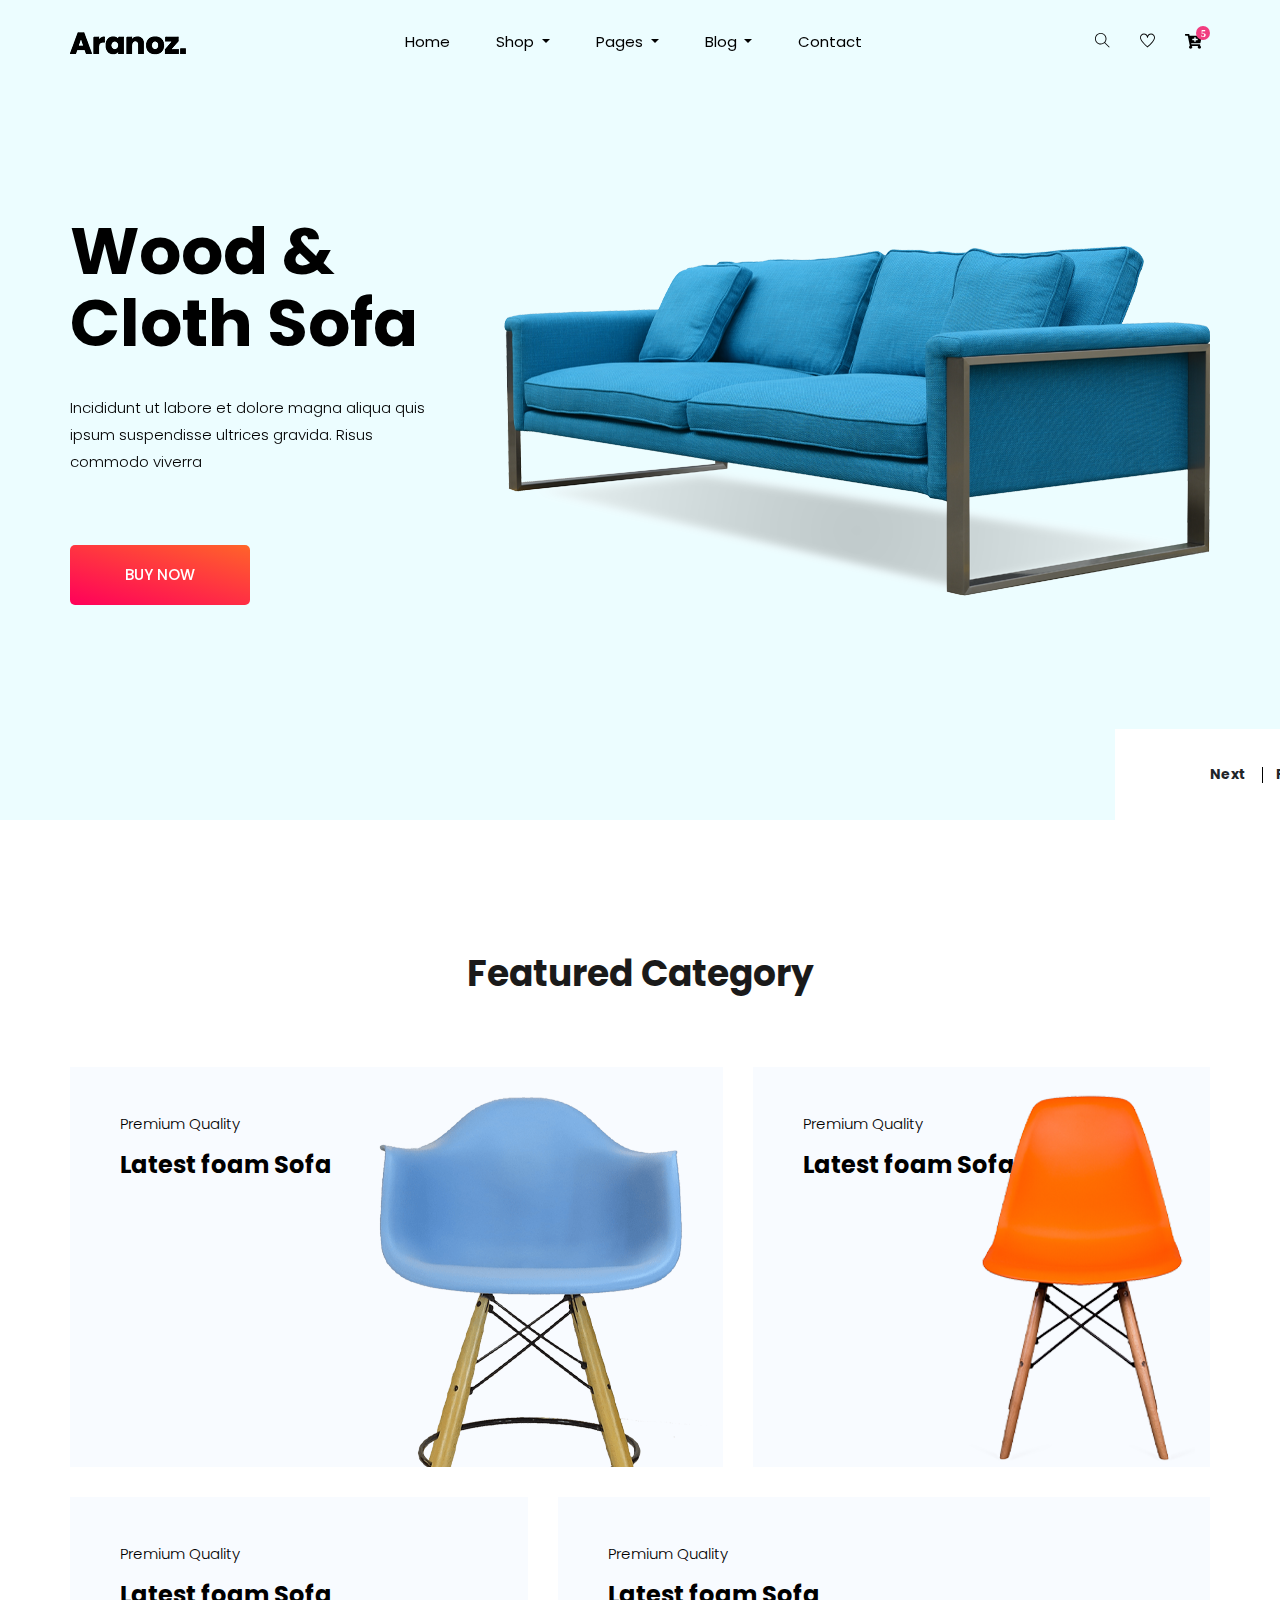
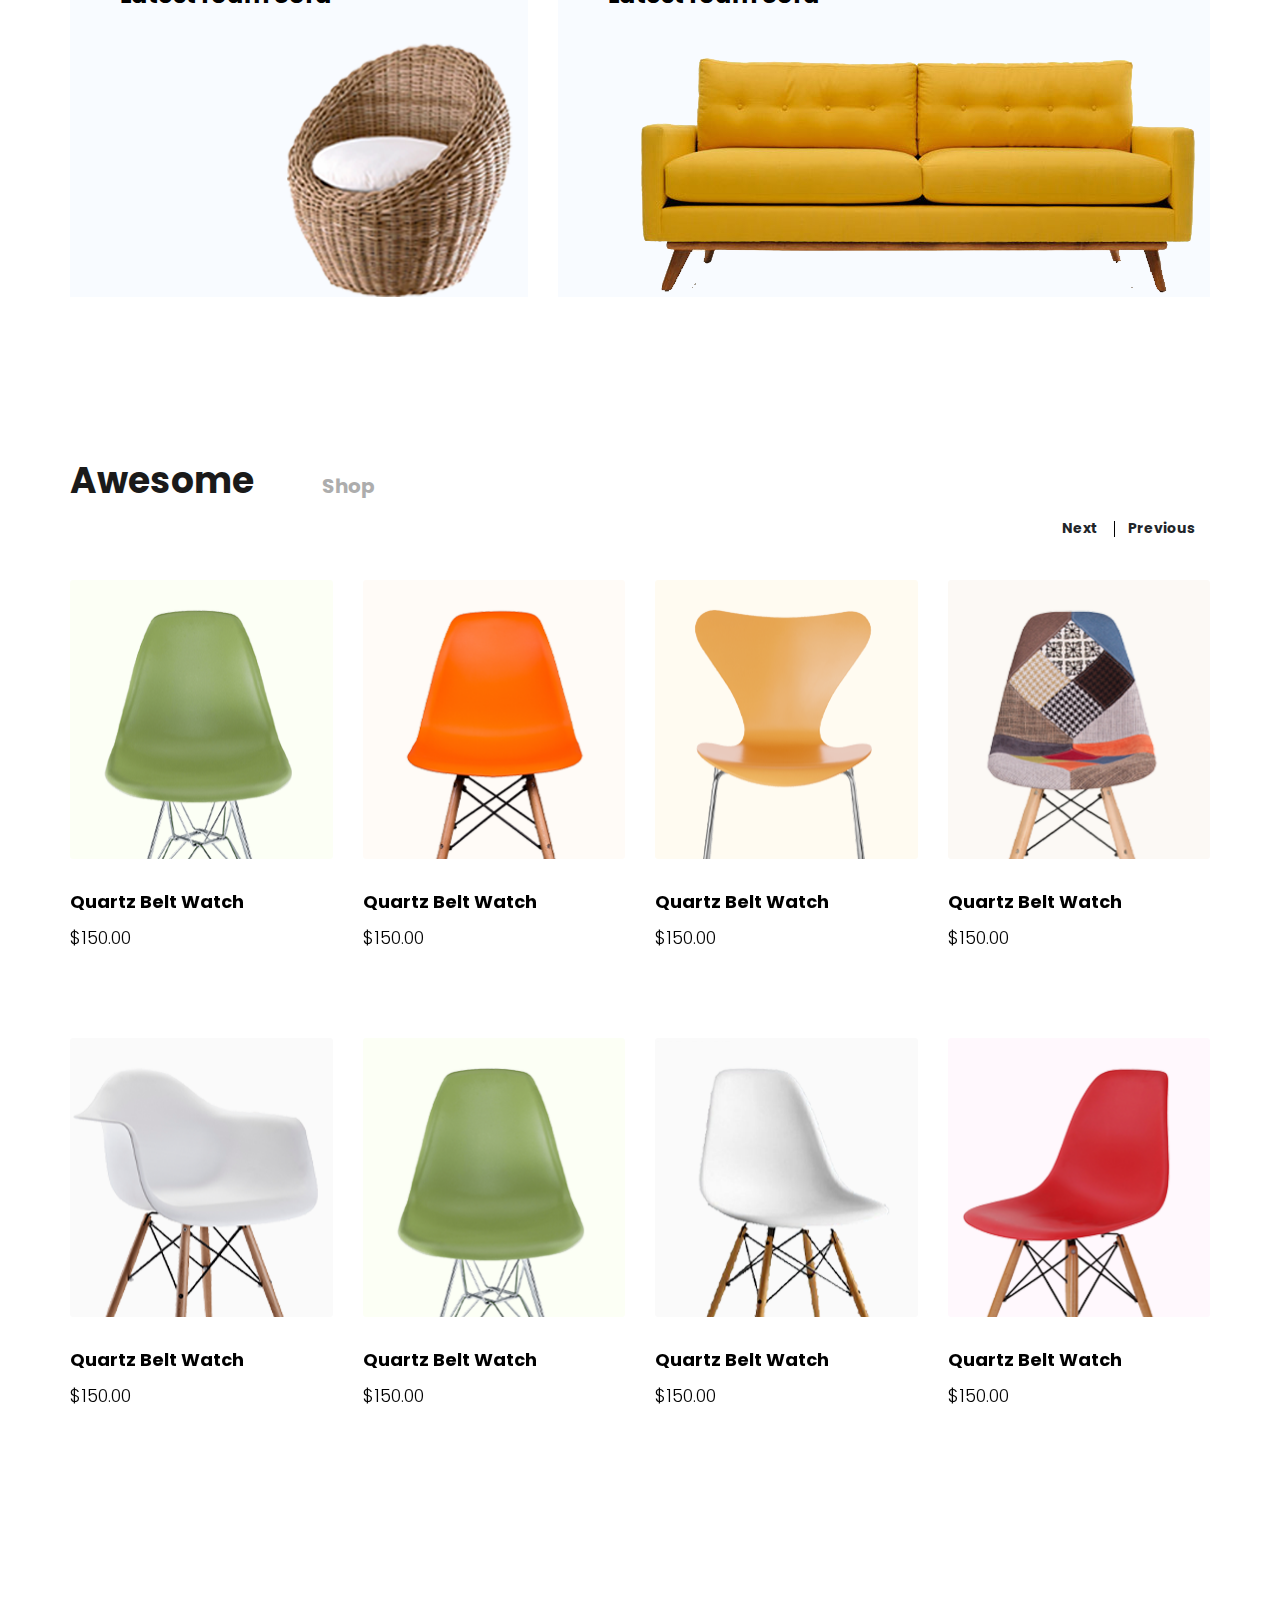
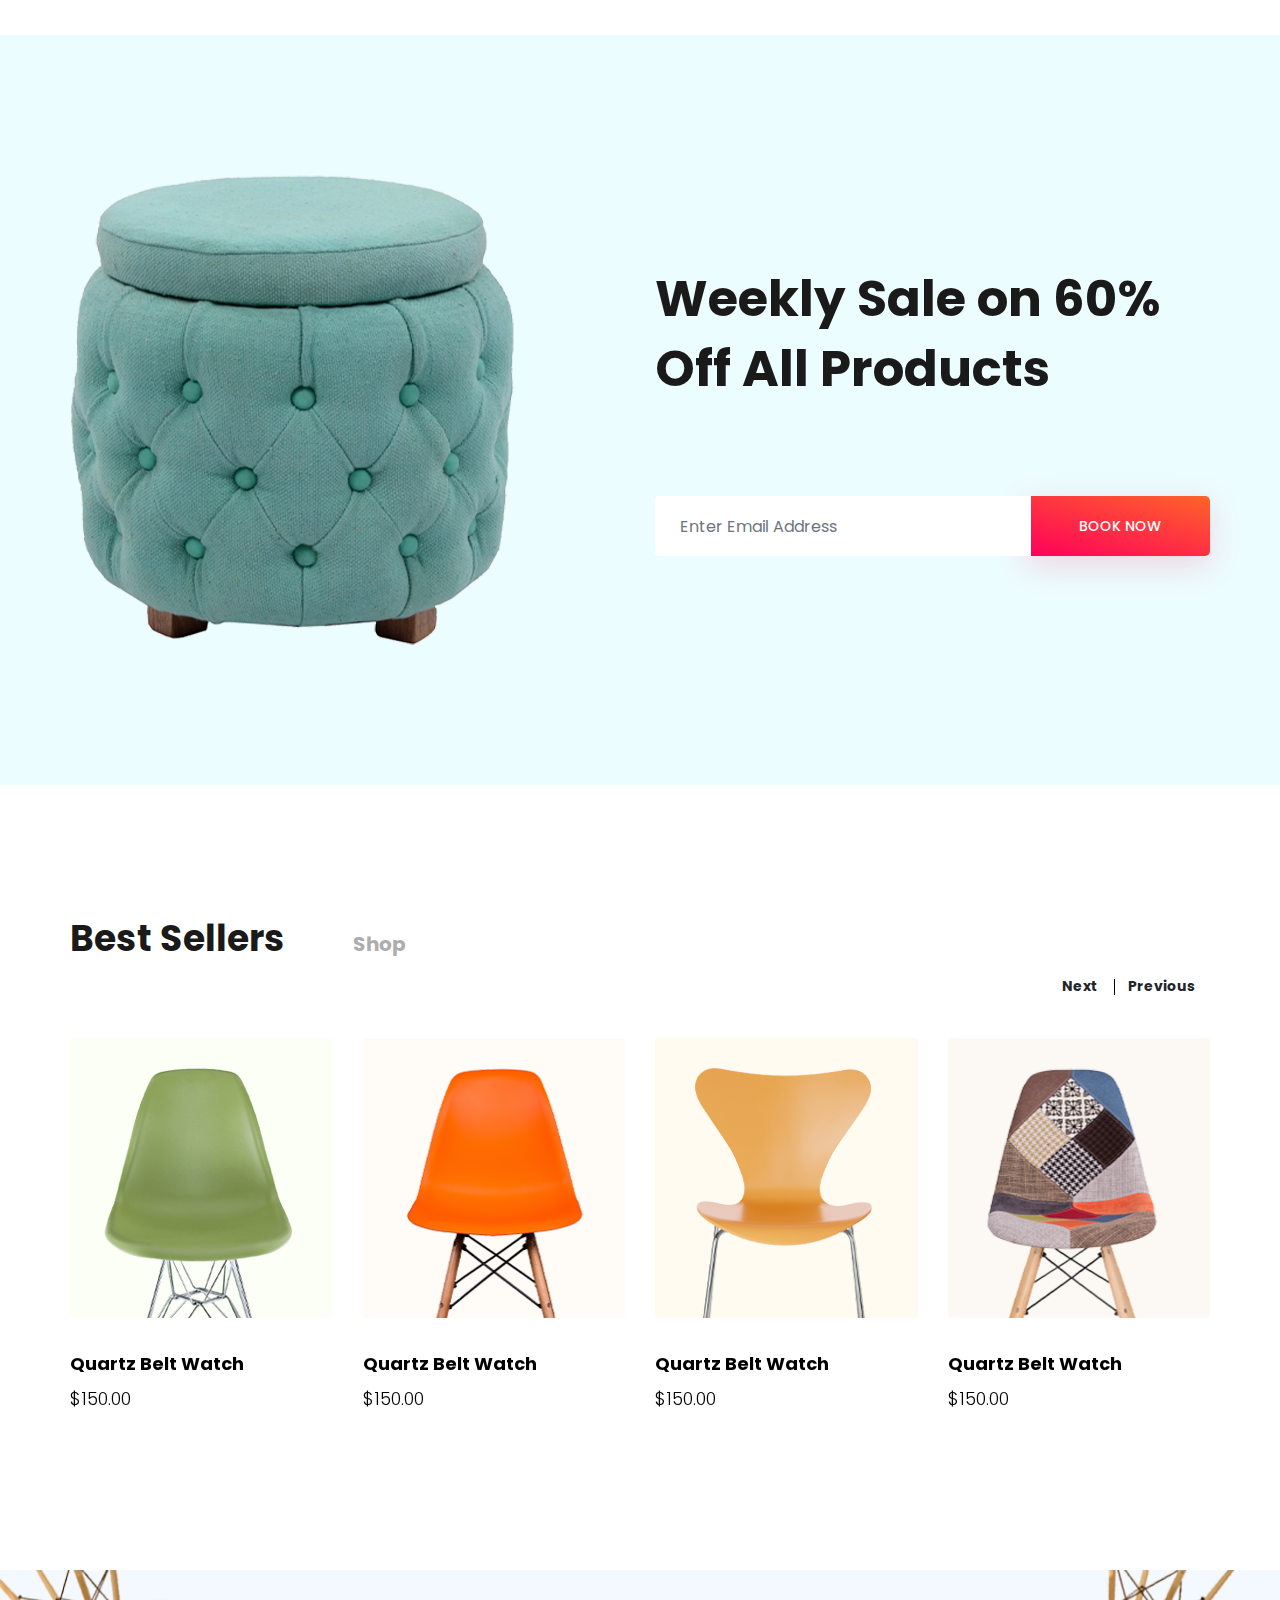
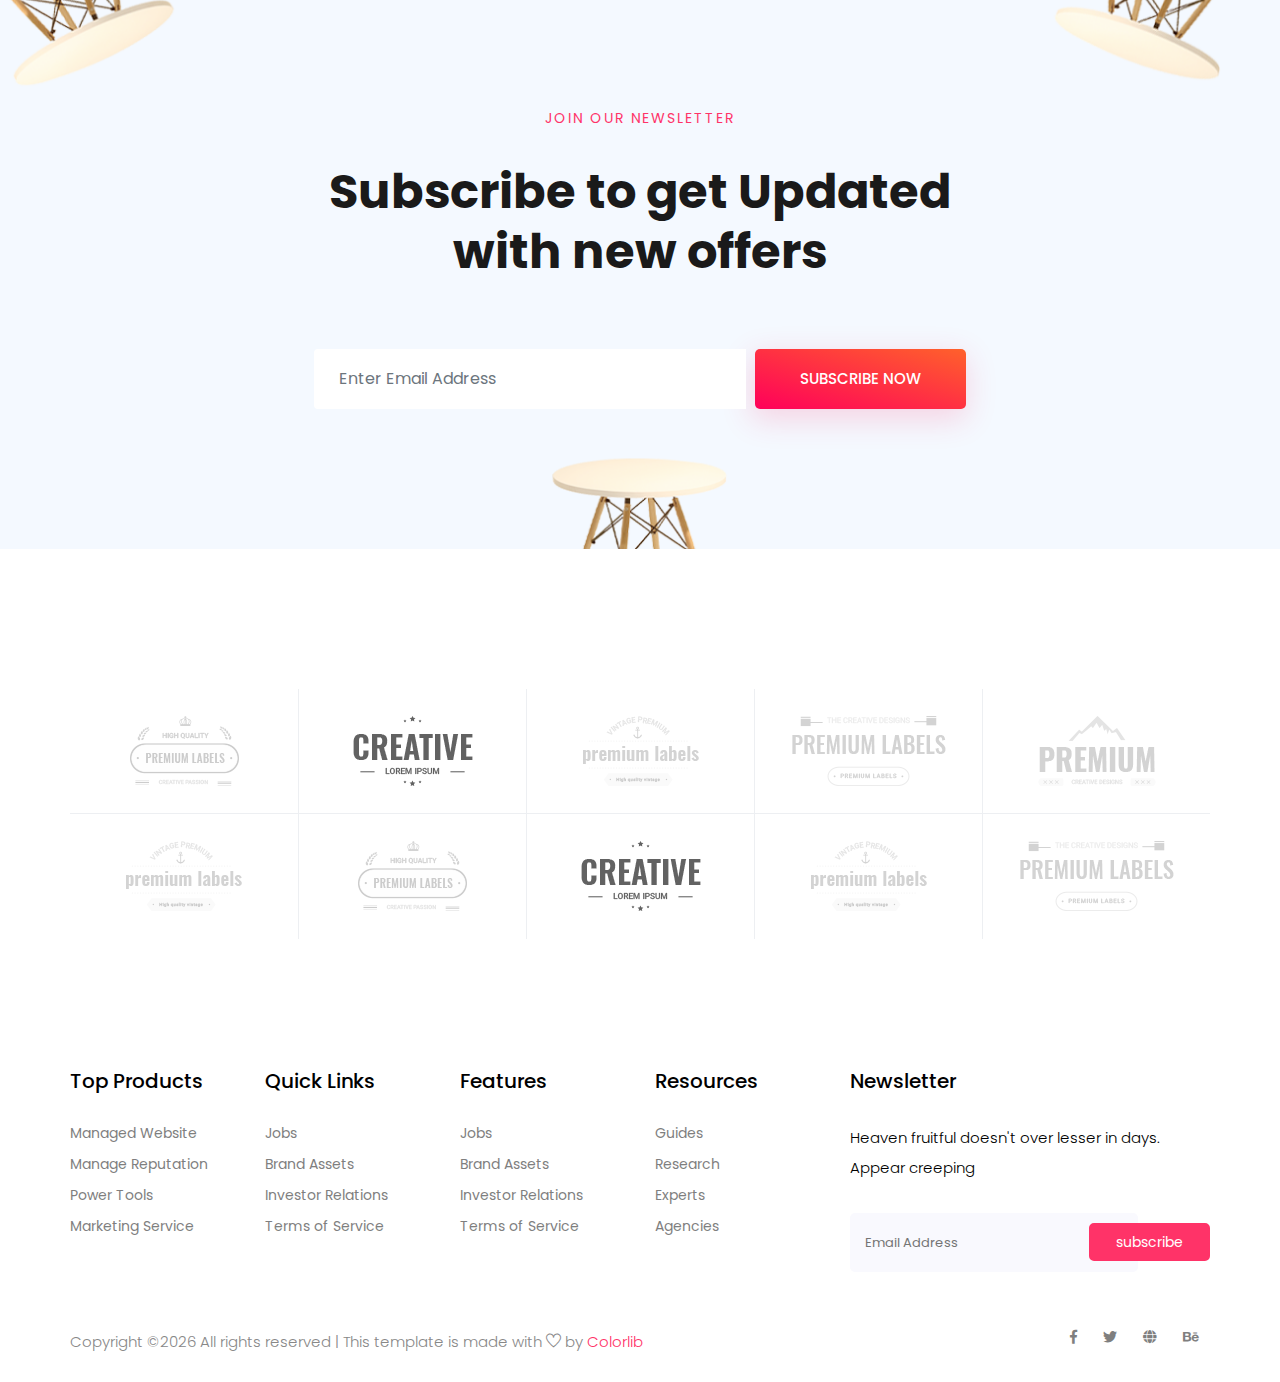
<file: работна/HTML шаблони/aranoz-master/index.html>
<!doctype html>
<html lang="zxx">

<head>
    <!-- Required meta tags -->
    <meta charset="utf-8">
    <meta name="viewport" content="width=device-width, initial-scale=1, shrink-to-fit=no">
    <title>aranoz</title>
    <link rel="icon" href="img/favicon.png">
    <!-- Bootstrap CSS -->
    <link rel="stylesheet" href="css/bootstrap.min.css">
    <!-- animate CSS -->
    <link rel="stylesheet" href="css/animate.css">
    <!-- owl carousel CSS -->
    <link rel="stylesheet" href="css/owl.carousel.min.css">
    <!-- font awesome CSS -->
    <link rel="stylesheet" href="css/all.css">
    <!-- flaticon CSS -->
    <link rel="stylesheet" href="css/flaticon.css">
    <link rel="stylesheet" href="css/themify-icons.css">
    <!-- font awesome CSS -->
    <link rel="stylesheet" href="css/magnific-popup.css">
    <!-- swiper CSS -->
    <link rel="stylesheet" href="css/slick.css">
    <!-- style CSS -->
    <link rel="stylesheet" href="css/style.css">
</head>

<body>
    <!--::header part start::-->
    <header class="main_menu home_menu">
        <div class="container">
            <div class="row align-items-center">
                <div class="col-lg-12">
                    <nav class="navbar navbar-expand-lg navbar-light">
                        <a class="navbar-brand" href="index.html"> <img src="img/logo.png" alt="logo"> </a>
                        <button class="navbar-toggler" type="button" data-toggle="collapse"
                            data-target="#navbarSupportedContent" aria-controls="navbarSupportedContent"
                            aria-expanded="false" aria-label="Toggle navigation">
                            <span class="menu_icon"><i class="fas fa-bars"></i></span>
                        </button>

                        <div class="collapse navbar-collapse main-menu-item" id="navbarSupportedContent">
                            <ul class="navbar-nav">
                                <li class="nav-item">
                                    <a class="nav-link" href="index.html">Home</a>
                                </li>
                                <li class="nav-item dropdown">
                                    <a class="nav-link dropdown-toggle" href="blog.html" id="navbarDropdown_1"
                                        role="button" data-toggle="dropdown" aria-haspopup="true" aria-expanded="false">
                                        Shop
                                    </a>
                                    <div class="dropdown-menu" aria-labelledby="navbarDropdown_1">
                                        <a class="dropdown-item" href="category.html"> shop category</a>
                                        <a class="dropdown-item" href="single-product.html">product details</a>
                                        
                                    </div>
                                </li>
                                <li class="nav-item dropdown">
                                    <a class="nav-link dropdown-toggle" href="blog.html" id="navbarDropdown_3"
                                        role="button" data-toggle="dropdown" aria-haspopup="true" aria-expanded="false">
                                        pages
                                    </a>
                                    <div class="dropdown-menu" aria-labelledby="navbarDropdown_2">
                                        <a class="dropdown-item" href="login.html"> login</a>
                                        <a class="dropdown-item" href="tracking.html">tracking</a>
                                        <a class="dropdown-item" href="checkout.html">product checkout</a>
                                        <a class="dropdown-item" href="cart.html">shopping cart</a>
                                        <a class="dropdown-item" href="confirmation.html">confirmation</a>
                                        <a class="dropdown-item" href="elements.html">elements</a>
                                    </div>
                                </li>
                                <li class="nav-item dropdown">
                                    <a class="nav-link dropdown-toggle" href="blog.html" id="navbarDropdown_2"
                                        role="button" data-toggle="dropdown" aria-haspopup="true" aria-expanded="false">
                                        blog
                                    </a>
                                    <div class="dropdown-menu" aria-labelledby="navbarDropdown_2">
                                        <a class="dropdown-item" href="blog.html"> blog</a>
                                        <a class="dropdown-item" href="single-blog.html">Single blog</a>
                                    </div>
                                </li>
                                
                                <li class="nav-item">
                                    <a class="nav-link" href="contact.html">Contact</a>
                                </li>
                            </ul>
                        </div>
                        <div class="hearer_icon d-flex">
                            <a id="search_1" href="javascript:void(0)"><i class="ti-search"></i></a>
                            <a href=""><i class="ti-heart"></i></a>
                            <div class="dropdown cart">
                                <a class="dropdown-toggle" href="#" id="navbarDropdown3" role="button"
                                    data-toggle="dropdown" aria-haspopup="true" aria-expanded="false">
                                    <i class="fas fa-cart-plus"></i>
                                </a>
                                <!-- <div class="dropdown-menu" aria-labelledby="navbarDropdown">
                                    <div class="single_product">
    
                                    </div>
                                </div> -->
                                
                            </div>
                        </div>
                    </nav>
                </div>
            </div>
        </div>
        <div class="search_input" id="search_input_box">
            <div class="container ">
                <form class="d-flex justify-content-between search-inner">
                    <input type="text" class="form-control" id="search_input" placeholder="Search Here">
                    <button type="submit" class="btn"></button>
                    <span class="ti-close" id="close_search" title="Close Search"></span>
                </form>
            </div>
        </div>
    </header>
    <!-- Header part end-->

    <!-- banner part start-->
    <section class="banner_part">
        <div class="container">
            <div class="row align-items-center">
                <div class="col-lg-12">
                    <div class="banner_slider owl-carousel">
                        <div class="single_banner_slider">
                            <div class="row">
                                <div class="col-lg-5 col-md-8">
                                    <div class="banner_text">
                                        <div class="banner_text_iner">
                                            <h1>Wood & Cloth
                                                Sofa</h1>
                                            <p>Incididunt ut labore et dolore magna aliqua quis ipsum
                                                suspendisse ultrices gravida. Risus commodo viverra</p>
                                            <a href="#" class="btn_2">buy now</a>
                                        </div>
                                    </div>
                                </div>
                                <div class="banner_img d-none d-lg-block">
                                    <img src="img/banner_img.png" alt="">
                                </div>
                            </div>
                        </div><div class="single_banner_slider">
                            <div class="row">
                                <div class="col-lg-5 col-md-8">
                                    <div class="banner_text">
                                        <div class="banner_text_iner">
                                            <h1>Cloth & Wood
                                                Sofa</h1>
                                            <p>Incididunt ut labore et dolore magna aliqua quis ipsum
                                                suspendisse ultrices gravida. Risus commodo viverra</p>
                                            <a href="#" class="btn_2">buy now</a>
                                        </div>
                                    </div>
                                </div>
                                <div class="banner_img d-none d-lg-block">
                                    <img src="img/banner_img.png" alt="">
                                </div>
                            </div>
                        </div><div class="single_banner_slider">
                            <div class="row">
                                <div class="col-lg-5 col-md-8">
                                    <div class="banner_text">
                                        <div class="banner_text_iner">
                                            <h1>Wood & Cloth
                                                Sofa</h1>
                                            <p>Incididunt ut labore et dolore magna aliqua quis ipsum
                                                suspendisse ultrices gravida. Risus commodo viverra</p>
                                            <a href="#" class="btn_2">buy now</a>
                                        </div>
                                    </div>
                                </div>
                                <div class="banner_img d-none d-lg-block">
                                    <img src="img/banner_img.png" alt="">
                                </div>
                            </div>
                        </div>
                        <!-- <div class="single_banner_slider">
                            <div class="row">
                                <div class="col-lg-5 col-md-8">
                                    <div class="banner_text">
                                        <div class="banner_text_iner">
                                            <h1>Cloth $ Wood Sofa</h1>
                                            <p>Incididunt ut labore et dolore magna aliqua quis ipsum
                                                suspendisse ultrices gravida. Risus commodo viverra</p>
                                            <a href="#" class="btn_2">buy now</a>
                                        </div>
                                    </div>
                                </div>
                                <div class="banner_img d-none d-lg-block">
                                    <img src="img/banner_img.png" alt="">
                                </div>
                            </div>
                        </div> -->
                    </div>
                    <div class="slider-counter"></div>
                </div>
            </div>
        </div>
    </section>
    <!-- banner part start-->

    <!-- feature_part start-->
    <section class="feature_part padding_top">
        <div class="container">
            <div class="row justify-content-center">
                <div class="col-lg-8">
                    <div class="section_tittle text-center">
                        <h2>Featured Category</h2>
                    </div>
                </div>
            </div>
            <div class="row align-items-center justify-content-between">
                <div class="col-lg-7 col-sm-6">
                    <div class="single_feature_post_text">
                        <p>Premium Quality</p>
                        <h3>Latest foam Sofa</h3>
                        <a href="#" class="feature_btn">EXPLORE NOW <i class="fas fa-play"></i></a>
                        <img src="img/feature/feature_1.png" alt="">
                    </div>
                </div>
                <div class="col-lg-5 col-sm-6">
                    <div class="single_feature_post_text">
                        <p>Premium Quality</p>
                        <h3>Latest foam Sofa</h3>
                        <a href="#" class="feature_btn">EXPLORE NOW <i class="fas fa-play"></i></a>
                        <img src="img/feature/feature_2.png" alt="">
                    </div>
                </div>
                <div class="col-lg-5 col-sm-6">
                    <div class="single_feature_post_text">
                        <p>Premium Quality</p>
                        <h3>Latest foam Sofa</h3>
                        <a href="#" class="feature_btn">EXPLORE NOW <i class="fas fa-play"></i></a>
                        <img src="img/feature/feature_3.png" alt="">
                    </div>
                </div>
                <div class="col-lg-7 col-sm-6">
                    <div class="single_feature_post_text">
                        <p>Premium Quality</p>
                        <h3>Latest foam Sofa</h3>
                        <a href="#" class="feature_btn">EXPLORE NOW <i class="fas fa-play"></i></a>
                        <img src="img/feature/feature_4.png" alt="">
                    </div>
                </div>
            </div>
        </div>
    </section>
    <!-- upcoming_event part start-->

    <!-- product_list start-->
    <section class="product_list section_padding">
        <div class="container">
            <div class="row justify-content-center">
                <div class="col-lg-12">
                    <div class="section_tittle text-center">
                        <h2>awesome <span>shop</span></h2>
                    </div>
                </div>
            </div>
            <div class="row">
                <div class="col-lg-12">
                    <div class="product_list_slider owl-carousel">
                        <div class="single_product_list_slider">
                            <div class="row align-items-center justify-content-between">
                                <div class="col-lg-3 col-sm-6">
                                    <div class="single_product_item">
                                        <img src="img/product/product_1.png" alt="">
                                        <div class="single_product_text">
                                            <h4>Quartz Belt Watch</h4>
                                            <h3>$150.00</h3>
                                            <a href="#" class="add_cart">+ add to cart<i class="ti-heart"></i></a>
                                        </div>
                                    </div>
                                </div>
                                <div class="col-lg-3 col-sm-6">
                                    <div class="single_product_item">
                                        <img src="img/product/product_2.png" alt="">
                                        <div class="single_product_text">
                                            <h4>Quartz Belt Watch</h4>
                                            <h3>$150.00</h3>
                                            <a href="#" class="add_cart">+ add to cart<i class="ti-heart"></i></a>
                                        </div>
                                    </div>
                                </div>
                                <div class="col-lg-3 col-sm-6">
                                    <div class="single_product_item">
                                        <img src="img/product/product_3.png" alt="">
                                        <div class="single_product_text">
                                            <h4>Quartz Belt Watch</h4>
                                            <h3>$150.00</h3>
                                            <a href="#" class="add_cart">+ add to cart<i class="ti-heart"></i></a>
                                        </div>
                                    </div>
                                </div>
                                <div class="col-lg-3 col-sm-6">
                                    <div class="single_product_item">
                                        <img src="img/product/product_4.png" alt="">
                                        <div class="single_product_text">
                                            <h4>Quartz Belt Watch</h4>
                                            <h3>$150.00</h3>
                                            <a href="#" class="add_cart">+ add to cart<i class="ti-heart"></i></a>
                                        </div>
                                    </div>
                                </div>
                                <div class="col-lg-3 col-sm-6">
                                    <div class="single_product_item">
                                        <img src="img/product/product_5.png" alt="">
                                        <div class="single_product_text">
                                            <h4>Quartz Belt Watch</h4>
                                            <h3>$150.00</h3>
                                            <a href="#" class="add_cart">+ add to cart<i class="ti-heart"></i></a>
                                        </div>
                                    </div>
                                </div>
                                <div class="col-lg-3 col-sm-6">
                                    <div class="single_product_item">
                                        <img src="img/product/product_6.png" alt="">
                                        <div class="single_product_text">
                                            <h4>Quartz Belt Watch</h4>
                                            <h3>$150.00</h3>
                                            <a href="#" class="add_cart">+ add to cart<i class="ti-heart"></i></a>
                                        </div>
                                    </div>
                                </div>
                                <div class="col-lg-3 col-sm-6">
                                    <div class="single_product_item">
                                        <img src="img/product/product_7.png" alt="">
                                        <div class="single_product_text">
                                            <h4>Quartz Belt Watch</h4>
                                            <h3>$150.00</h3>
                                            <a href="#" class="add_cart">+ add to cart<i class="ti-heart"></i></a>
                                        </div>
                                    </div>
                                </div>
                                <div class="col-lg-3 col-sm-6">
                                    <div class="single_product_item">
                                        <img src="img/product/product_8.png" alt="">
                                        <div class="single_product_text">
                                            <h4>Quartz Belt Watch</h4>
                                            <h3>$150.00</h3>
                                            <a href="#" class="add_cart">+ add to cart<i class="ti-heart"></i></a>
                                        </div>
                                    </div>
                                </div>
                            </div>
                        </div>
                        <div class="single_product_list_slider">
                            <div class="row align-items-center justify-content-between">
                                <div class="col-lg-3 col-sm-6">
                                    <div class="single_product_item">
                                        <img src="img/product/product_1.png" alt="">
                                        <div class="single_product_text">
                                            <h4>Quartz Belt Watch</h4>
                                            <h3>$150.00</h3>
                                            <a href="#" class="add_cart">+ add to cart<i class="ti-heart"></i></a>
                                        </div>
                                    </div>
                                </div>
                                <div class="col-lg-3 col-sm-6">
                                    <div class="single_product_item">
                                        <img src="img/product/product_2.png" alt="">
                                        <div class="single_product_text">
                                            <h4>Quartz Belt Watch</h4>
                                            <h3>$150.00</h3>
                                            <a href="#" class="add_cart">+ add to cart<i class="ti-heart"></i></a>
                                        </div>
                                    </div>
                                </div>
                                <div class="col-lg-3 col-sm-6">
                                    <div class="single_product_item">
                                        <img src="img/product/product_3.png" alt="">
                                        <div class="single_product_text">
                                            <h4>Quartz Belt Watch</h4>
                                            <h3>$150.00</h3>
                                            <a href="#" class="add_cart">+ add to cart<i class="ti-heart"></i></a>
                                        </div>
                                    </div>
                                </div>
                                <div class="col-lg-3 col-sm-6">
                                    <div class="single_product_item">
                                        <img src="img/product/product_4.png" alt="">
                                        <div class="single_product_text">
                                            <h4>Quartz Belt Watch</h4>
                                            <h3>$150.00</h3>
                                            <a href="#" class="add_cart">+ add to cart<i class="ti-heart"></i></a>
                                        </div>
                                    </div>
                                </div>
                                <div class="col-lg-3 col-sm-6">
                                    <div class="single_product_item">
                                        <img src="img/product/product_5.png" alt="">
                                        <div class="single_product_text">
                                            <h4>Quartz Belt Watch</h4>
                                            <h3>$150.00</h3>
                                            <a href="#" class="add_cart">+ add to cart<i class="ti-heart"></i></a>
                                        </div>
                                    </div>
                                </div>
                                <div class="col-lg-3 col-sm-6">
                                    <div class="single_product_item">
                                        <img src="img/product/product_6.png" alt="">
                                        <div class="single_product_text">
                                            <h4>Quartz Belt Watch</h4>
                                            <h3>$150.00</h3>
                                            <a href="#" class="add_cart">+ add to cart<i class="ti-heart"></i></a>
                                        </div>
                                    </div>
                                </div>
                                <div class="col-lg-3 col-sm-6">
                                    <div class="single_product_item">
                                        <img src="img/product/product_7.png" alt="">
                                        <div class="single_product_text">
                                            <h4>Quartz Belt Watch</h4>
                                            <h3>$150.00</h3>
                                            <a href="#" class="add_cart">+ add to cart<i class="ti-heart"></i></a>
                                        </div>
                                    </div>
                                </div>
                                <div class="col-lg-3 col-sm-6">
                                    <div class="single_product_item">
                                        <img src="img/product/product_8.png" alt="">
                                        <div class="single_product_text">
                                            <h4>Quartz Belt Watch</h4>
                                            <h3>$150.00</h3>
                                            <a href="#" class="add_cart">+ add to cart<i class="ti-heart"></i></a>
                                        </div>
                                    </div>
                                </div>
                            </div>
                        </div>
                    </div>
                </div>
            </div>
        </div>
    </section>
    <!-- product_list part start-->

    <!-- awesome_shop start-->
    <section class="our_offer section_padding">
        <div class="container">
            <div class="row align-items-center justify-content-between">
                <div class="col-lg-6 col-md-6">
                    <div class="offer_img">
                        <img src="img/offer_img.png" alt="">
                    </div>
                </div>
                <div class="col-lg-6 col-md-6">
                    <div class="offer_text">
                        <h2>Weekly Sale on
                            60% Off All Products</h2>
                        <div class="date_countdown">
                            <div id="timer">
                                <div id="days" class="date"></div>
                                <div id="hours" class="date"></div>
                                <div id="minutes" class="date"></div>
                                <div id="seconds" class="date"></div>
                            </div>
                        </div>
                        <div class="input-group">
                            <input type="text" class="form-control" placeholder="enter email address"
                                aria-label="Recipient's username" aria-describedby="basic-addon2">
                            <div class="input-group-append">
                                <a href="#" class="input-group-text btn_2" id="basic-addon2">book now</a>
                            </div>
                        </div>
                    </div>
                </div>
            </div>
        </div>
    </section>
    <!-- awesome_shop part start-->

    <!-- product_list part start-->
    <section class="product_list best_seller section_padding">
        <div class="container">
            <div class="row justify-content-center">
                <div class="col-lg-12">
                    <div class="section_tittle text-center">
                        <h2>Best Sellers <span>shop</span></h2>
                    </div>
                </div>
            </div>
            <div class="row align-items-center justify-content-between">
                <div class="col-lg-12">
                    <div class="best_product_slider owl-carousel">
                        <div class="single_product_item">
                            <img src="img/product/product_1.png" alt="">
                            <div class="single_product_text">
                                <h4>Quartz Belt Watch</h4>
                                <h3>$150.00</h3>
                            </div>
                        </div>
                        <div class="single_product_item">
                            <img src="img/product/product_2.png" alt="">
                            <div class="single_product_text">
                                <h4>Quartz Belt Watch</h4>
                                <h3>$150.00</h3>
                            </div>
                        </div>
                        <div class="single_product_item">
                            <img src="img/product/product_3.png" alt="">
                            <div class="single_product_text">
                                <h4>Quartz Belt Watch</h4>
                                <h3>$150.00</h3>
                            </div>
                        </div>
                        <div class="single_product_item">
                            <img src="img/product/product_4.png" alt="">
                            <div class="single_product_text">
                                <h4>Quartz Belt Watch</h4>
                                <h3>$150.00</h3>
                            </div>
                        </div>
                        <div class="single_product_item">
                            <img src="img/product/product_5.png" alt="">
                            <div class="single_product_text">
                                <h4>Quartz Belt Watch</h4>
                                <h3>$150.00</h3>
                            </div>
                        </div>
                    </div>
                </div>
            </div>
        </div>
    </section>
    <!-- product_list part end-->

    <!-- subscribe_area part start-->
    <section class="subscribe_area section_padding">
        <div class="container">
            <div class="row justify-content-center">
                <div class="col-lg-7">
                    <div class="subscribe_area_text text-center">
                        <h5>Join Our Newsletter</h5>
                        <h2>Subscribe to get Updated
                            with new offers</h2>
                        <div class="input-group">
                            <input type="text" class="form-control" placeholder="enter email address"
                                aria-label="Recipient's username" aria-describedby="basic-addon2">
                            <div class="input-group-append">
                                <a href="#" class="input-group-text btn_2" id="basic-addon2">subscribe now</a>
                            </div>
                        </div>
                    </div>
                </div>
            </div>
        </div>
    </section>
    <!--::subscribe_area part end::-->

    <!-- subscribe_area part start-->
    <section class="client_logo padding_top">
        <div class="container">
            <div class="row align-items-center">
                <div class="col-lg-12">
                    <div class="single_client_logo">
                        <img src="img/client_logo/client_logo_1.png" alt="">
                    </div>
                    <div class="single_client_logo">
                        <img src="img/client_logo/client_logo_2.png" alt="">
                    </div>
                    <div class="single_client_logo">
                        <img src="img/client_logo/client_logo_3.png" alt="">
                    </div>
                    <div class="single_client_logo">
                        <img src="img/client_logo/client_logo_4.png" alt="">
                    </div>
                    <div class="single_client_logo">
                        <img src="img/client_logo/client_logo_5.png" alt="">
                    </div>
                    <div class="single_client_logo">
                        <img src="img/client_logo/client_logo_3.png" alt="">
                    </div>
                    <div class="single_client_logo">
                        <img src="img/client_logo/client_logo_1.png" alt="">
                    </div>
                    <div class="single_client_logo">
                        <img src="img/client_logo/client_logo_2.png" alt="">
                    </div>
                    <div class="single_client_logo">
                        <img src="img/client_logo/client_logo_3.png" alt="">
                    </div>
                    <div class="single_client_logo">
                        <img src="img/client_logo/client_logo_4.png" alt="">
                    </div>
                </div>
            </div>
        </div>
    </section>
    <!--::subscribe_area part end::-->

    <!--::footer_part start::-->
    <footer class="footer_part">
        <div class="container">
            <div class="row justify-content-around">
                <div class="col-sm-6 col-lg-2">
                    <div class="single_footer_part">
                        <h4>Top Products</h4>
                        <ul class="list-unstyled">
                            <li><a href="">Managed Website</a></li>
                            <li><a href="">Manage Reputation</a></li>
                            <li><a href="">Power Tools</a></li>
                            <li><a href="">Marketing Service</a></li>
                        </ul>
                    </div>
                </div>
                <div class="col-sm-6 col-lg-2">
                    <div class="single_footer_part">
                        <h4>Quick Links</h4>
                        <ul class="list-unstyled">
                            <li><a href="">Jobs</a></li>
                            <li><a href="">Brand Assets</a></li>
                            <li><a href="">Investor Relations</a></li>
                            <li><a href="">Terms of Service</a></li>
                        </ul>
                    </div>
                </div>
                <div class="col-sm-6 col-lg-2">
                    <div class="single_footer_part">
                        <h4>Features</h4>
                        <ul class="list-unstyled">
                            <li><a href="">Jobs</a></li>
                            <li><a href="">Brand Assets</a></li>
                            <li><a href="">Investor Relations</a></li>
                            <li><a href="">Terms of Service</a></li>
                        </ul>
                    </div>
                </div>
                <div class="col-sm-6 col-lg-2">
                    <div class="single_footer_part">
                        <h4>Resources</h4>
                        <ul class="list-unstyled">
                            <li><a href="">Guides</a></li>
                            <li><a href="">Research</a></li>
                            <li><a href="">Experts</a></li>
                            <li><a href="">Agencies</a></li>
                        </ul>
                    </div>
                </div>
                <div class="col-sm-6 col-lg-4">
                    <div class="single_footer_part">
                        <h4>Newsletter</h4>
                        <p>Heaven fruitful doesn't over lesser in days. Appear creeping
                        </p>
                        <div id="mc_embed_signup">
                            <form target="_blank"
                                action="https://spondonit.us12.list-manage.com/subscribe/post?u=1462626880ade1ac87bd9c93a&amp;id=92a4423d01"
                                method="get" class="subscribe_form relative mail_part">
                                <input type="email" name="email" id="newsletter-form-email" placeholder="Email Address"
                                    class="placeholder hide-on-focus" onfocus="this.placeholder = ''"
                                    onblur="this.placeholder = ' Email Address '">
                                <button type="submit" name="submit" id="newsletter-submit"
                                    class="email_icon newsletter-submit button-contactForm">subscribe</button>
                                <div class="mt-10 info"></div>
                            </form>
                        </div>
                    </div>
                </div>
            </div>
            
        </div>
        <div class="copyright_part">
            <div class="container">
                <div class="row">
                    <div class="col-lg-8">
                        <div class="copyright_text">
                            <P><!-- Link back to Colorlib can't be removed. Template is licensed under CC BY 3.0. -->
Copyright &copy;<script>document.write(new Date().getFullYear());</script> All rights reserved | This template is made with <i class="ti-heart" aria-hidden="true"></i> by <a href="https://colorlib.com" target="_blank">Colorlib</a>
<!-- Link back to Colorlib can't be removed. Template is licensed under CC BY 3.0. --></P>
                        </div>
                    </div>
                    <div class="col-lg-4">
                        <div class="footer_icon social_icon">
                            <ul class="list-unstyled">
                                <li><a href="#" class="single_social_icon"><i class="fab fa-facebook-f"></i></a></li>
                                <li><a href="#" class="single_social_icon"><i class="fab fa-twitter"></i></a></li>
                                <li><a href="#" class="single_social_icon"><i class="fas fa-globe"></i></a></li>
                                <li><a href="#" class="single_social_icon"><i class="fab fa-behance"></i></a></li>
                            </ul>
                        </div>
                    </div>
                </div>
            </div>
        </div>
    </footer>
    <!--::footer_part end::-->

    <!-- jquery plugins here-->
    <script src="js/jquery-1.12.1.min.js"></script>
    <!-- popper js -->
    <script src="js/popper.min.js"></script>
    <!-- bootstrap js -->
    <script src="js/bootstrap.min.js"></script>
    <!-- easing js -->
    <script src="js/jquery.magnific-popup.js"></script>
    <!-- swiper js -->
    <script src="js/swiper.min.js"></script>
    <!-- swiper js -->
    <script src="js/masonry.pkgd.js"></script>
    <!-- particles js -->
    <script src="js/owl.carousel.min.js"></script>
    <script src="js/jquery.nice-select.min.js"></script>
    <!-- slick js -->
    <script src="js/slick.min.js"></script>
    <script src="js/jquery.counterup.min.js"></script>
    <script src="js/waypoints.min.js"></script>
    <script src="js/contact.js"></script>
    <script src="js/jquery.ajaxchimp.min.js"></script>
    <script src="js/jquery.form.js"></script>
    <script src="js/jquery.validate.min.js"></script>
    <script src="js/mail-script.js"></script>
    <!-- custom js -->
    <script src="js/custom.js"></script>
</body>

</html>
</file>
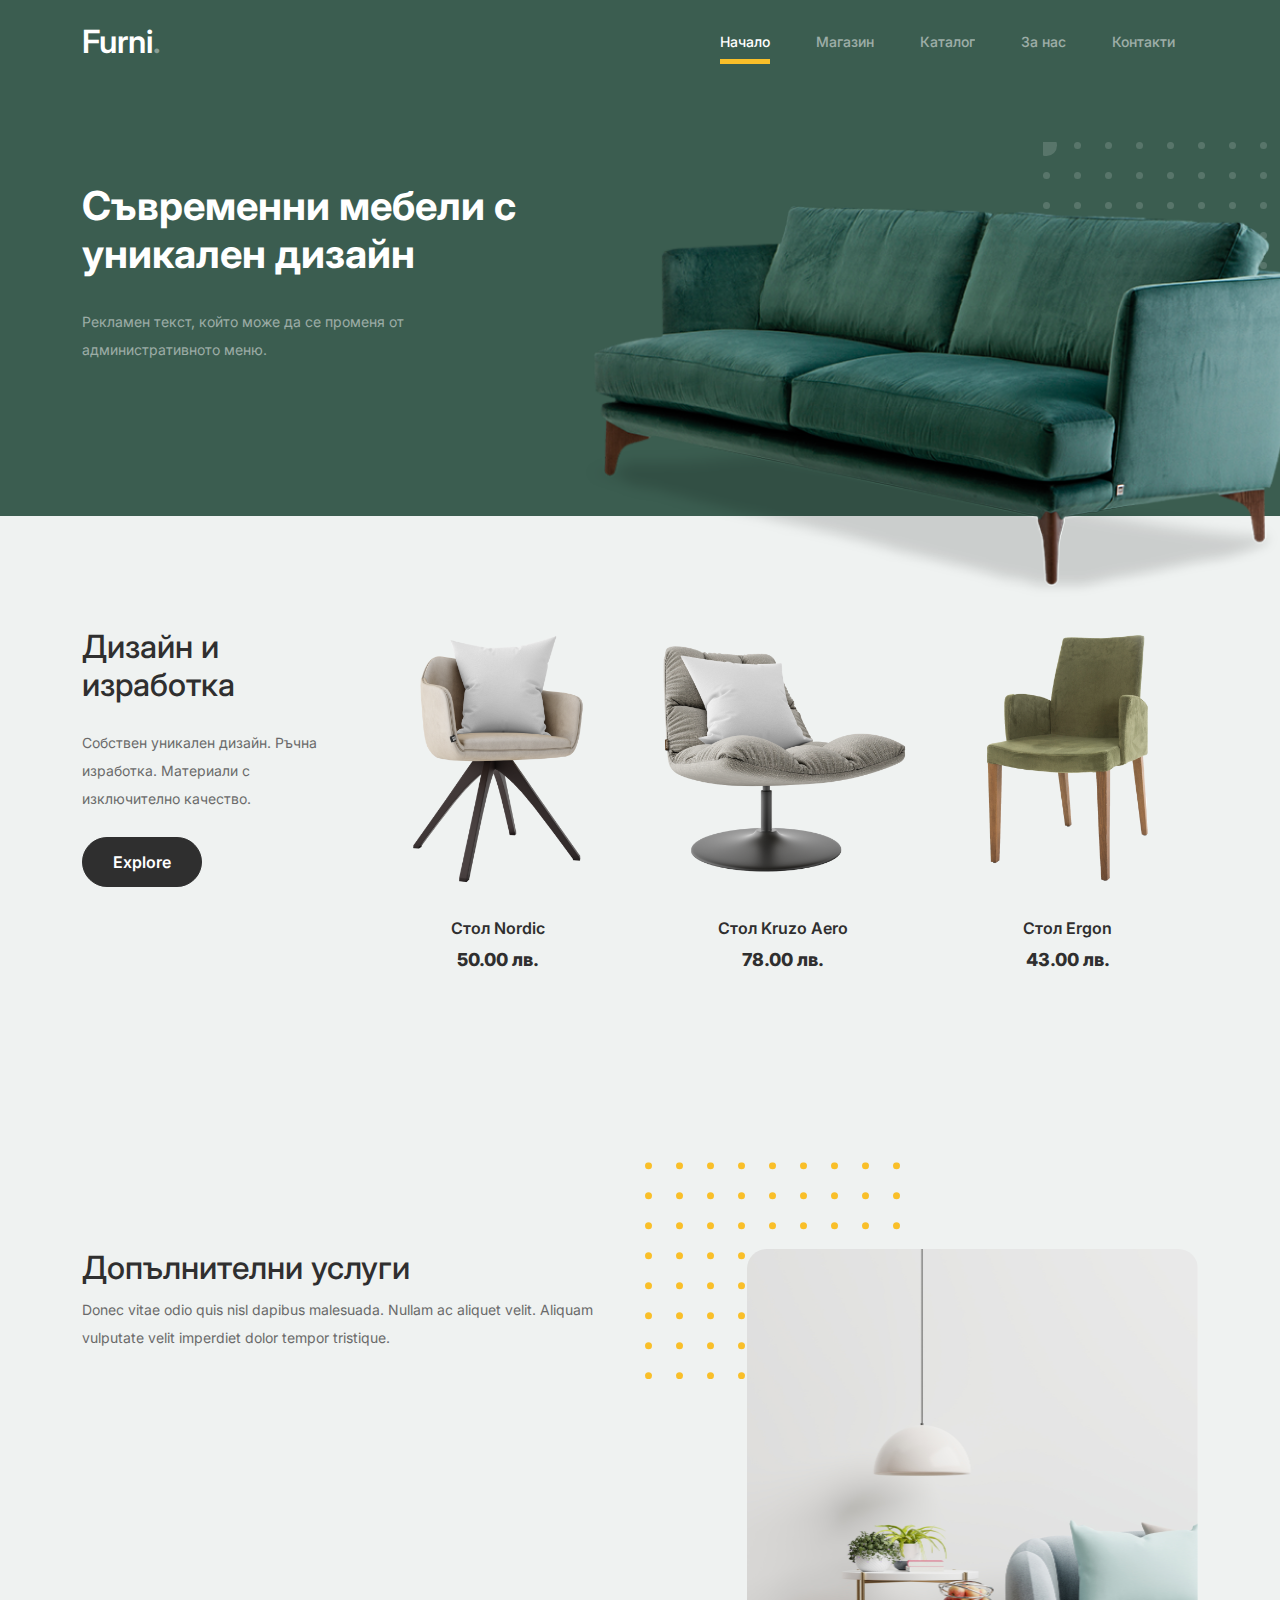
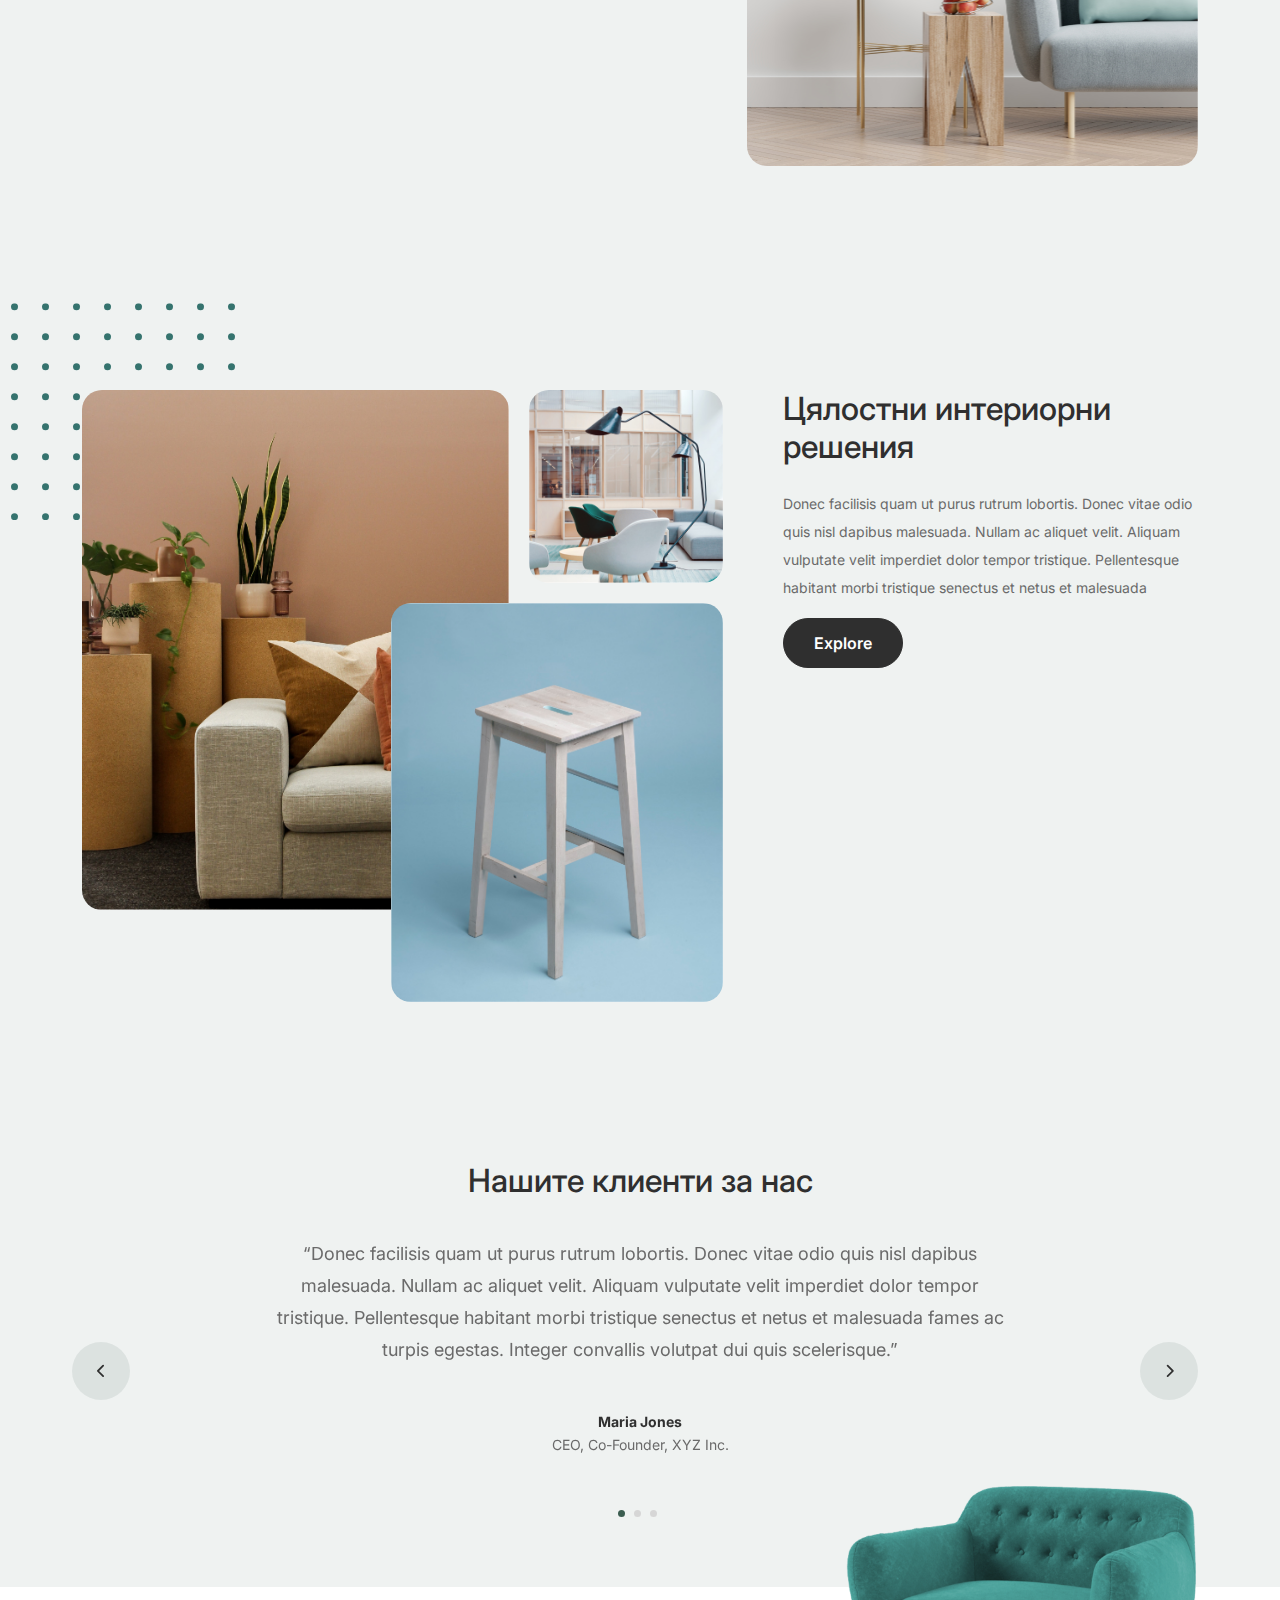
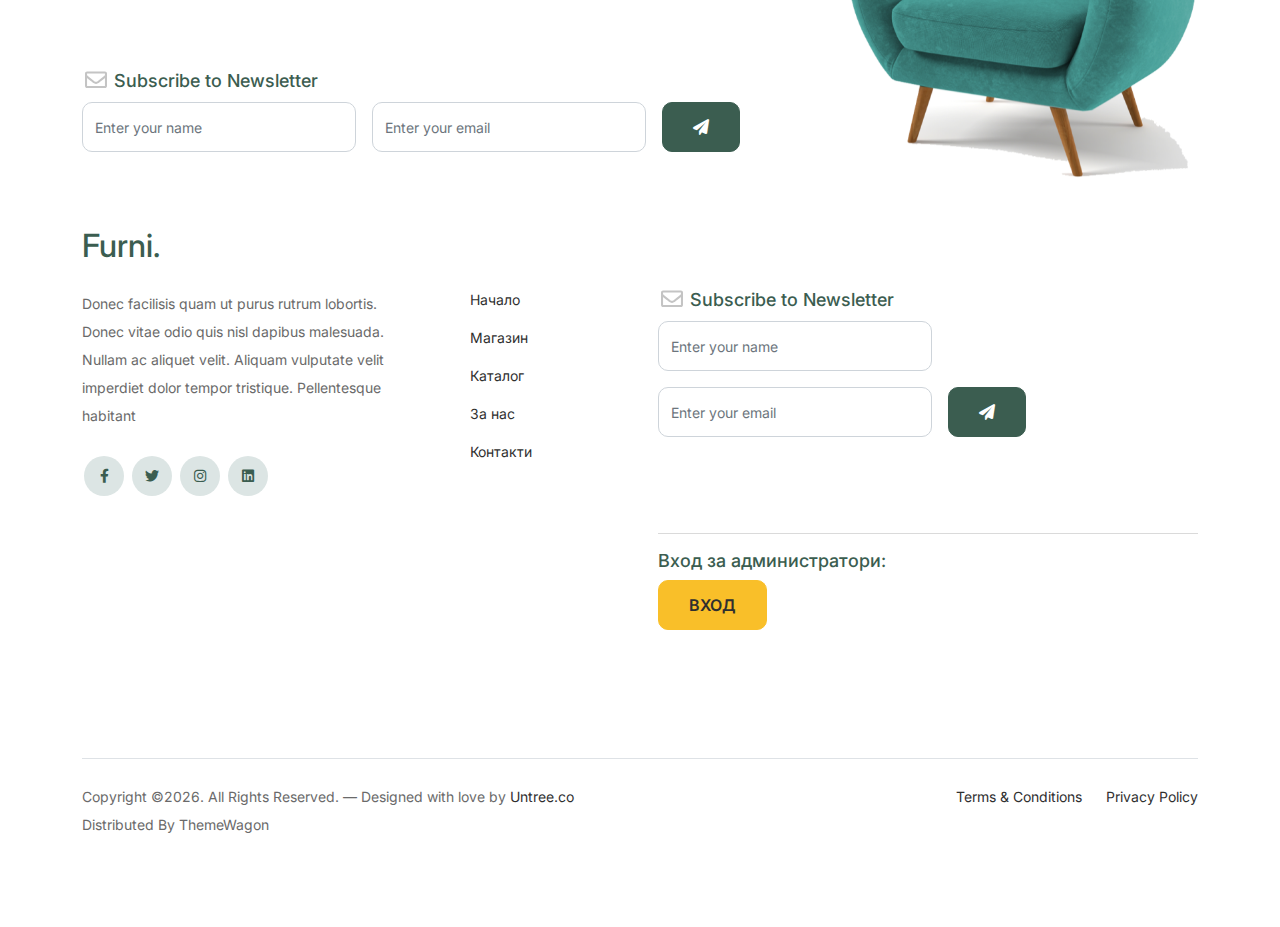
<file: работна/HTML шаблони/base/index.html>
<!-- /*
* Bootstrap 5
* Template Name: Furni
* Template Author: Untree.co
* Template URI: https://untree.co/
* License: https://creativecommons.org/licenses/by/3.0/
*/ -->
<!doctype html>
<html lang="en">
<head>
  <meta charset="utf-8">
  <meta name="viewport" content="width=device-width, initial-scale=1, shrink-to-fit=no">
  <meta name="author" content="Untree.co">
  <link rel="shortcut icon" href="images/favicon.png">

  <meta name="description" content="" />
  <meta name="keywords" content="bootstrap, bootstrap4" />

		<!-- Bootstrap CSS -->
		<link href="css/bootstrap.min.css" rel="stylesheet">
		<link href="https://cdnjs.cloudflare.com/ajax/libs/font-awesome/6.0.0-beta3/css/all.min.css" rel="stylesheet">
		<link href="css/tiny-slider.css" rel="stylesheet">
		<link href="css/style.css" rel="stylesheet">
		<title>Furni - Уникални мебели </title>
	</head>

	<body>

		<!-- Меню - начало -->
		<nav class="custom-navbar navbar navbar navbar-expand-md navbar-dark bg-dark" arial-label="Furni navigation bar">

			<div class="container">
				<a class="navbar-brand" href="index.html">Furni<span>.</span></a>

				<button class="navbar-toggler" type="button" data-bs-toggle="collapse" data-bs-target="#navbarsFurni"
						aria-controls="navbarsFurni" aria-expanded="false" aria-label="Toggle navigation">
					<span class="navbar-toggler-icon"></span>
				</button>

				<div class="collapse navbar-collapse" id="navbarsFurni">
					<ul class="custom-navbar-nav navbar-nav ms-auto mb-2 mb-md-0">
						<li class="active"><a class="nav-link" href="index.html">Начало</a></li>
						<li><a class="nav-link" href="shop.html">Магазин</a></li>
						<li><a class="nav-link" href="catalog.html">Каталог</a></li>
						<li><a class="nav-link" href="about.html">За нас</a></li>
						<li><a class="nav-link" href="contact.html">Контакти</a></li>
					</ul>
				</div>
			</div>
				
		</nav>
		<!-- Меню - край -->

		<!-- Заглавна част - начало -->
			<div class="hero">
				<div class="container">
					<div class="row justify-content-between">
						<div class="col-lg-5">
							<div class="intro-excerpt">
								<h1>Съвременни мебели с уникален дизайн</h1>
								<p class="mb-4">Рекламен текст, който може да се променя от административното меню.</p>
							</div>
						</div>
						<div class="col-lg-7">
							<div class="hero-img-wrap">
								<img src="images/couch.png" class="img-fluid">
							</div>
						</div>
					</div>
				</div>
			</div>
		<!--  Заглавна част - край -->

		<!-- Секция дизай и изработка  - начало -->
		<div class="product-section">
			<div class="container">
				<div class="row">

					<!-- Start Column 1 -->
					<div class="col-md-12 col-lg-3 mb-5 mb-lg-0">
						<h2 class="mb-4 section-title">Дизайн и изработка</h2>
						<p class="mb-4">Собствен уникален дизайн. Ръчна изработка. Материали с изключително качество.  </p>
						<p><a href="shop.html" class="btn">Explore</a></p>
					</div> 
					<!-- End Column 1 -->

					<!-- Start Column 2 -->
					<div class="col-12 col-md-4 col-lg-3 mb-5 mb-md-0">
						<a class="product-item" href="cart.html">
							<img src="images/product-1.png" class="img-fluid product-thumbnail">
							<h3 class="product-title">Стол Nordic</h3>
							<strong class="product-price">50.00 лв.</strong>

							<span class="icon-cross">
								<img src="images/cross.svg" class="img-fluid">
							</span>
						</a>
					</div> 
					<!-- End Column 2 -->

					<!-- Start Column 3 -->
					<div class="col-12 col-md-4 col-lg-3 mb-5 mb-md-0">
						<a class="product-item" href="cart.html">
							<img src="images/product-2.png" class="img-fluid product-thumbnail">
							<h3 class="product-title">Стол Kruzo Aero</h3>
							<strong class="product-price">78.00 лв.</strong>

							<span class="icon-cross">
								<img src="images/cross.svg" class="img-fluid">
							</span>
						</a>
					</div>
					<!-- End Column 3 -->

					<!-- Start Column 4 -->
					<div class="col-12 col-md-4 col-lg-3 mb-5 mb-md-0">
						<a class="product-item" href="cart.html">
							<img src="images/product-3.png" class="img-fluid product-thumbnail">
							<h3 class="product-title">Стол Ergon</h3>
							<strong class="product-price">43.00 лв.</strong>

							<span class="icon-cross">
								<img src="images/cross.svg" class="img-fluid">
							</span>
						</a>
					</div>
					<!-- End Column 4 -->

				</div>
			</div>
		</div>
		<!--Секция дизай и изработка  - край -->

		<!-- Секция услуги - начало -->
		<div class="why-choose-section">
			<div class="container">
				<div class="row justify-content-between">
					<div class="col-lg-6">
						<h2 class="section-title">Допълнителни услуги</h2>
						<p>Donec vitae odio quis nisl dapibus malesuada. Nullam ac aliquet velit. Aliquam vulputate velit imperdiet dolor tempor tristique.</p>
					</div>

					<div class="col-lg-5">
						<div class="img-wrap">
							<img src="images/why-choose-us-img.jpg" alt="Image" class="img-fluid">
						</div>
					</div>

				</div>
			</div>
		</div>
		<!-- Секция услуги - край -->

		<!-- Секция решения - начало -->
		<div class="we-help-section">
			<div class="container">
				<div class="row justify-content-between">
					<div class="col-lg-7 mb-5 mb-lg-0">
						<div class="imgs-grid">
							<div class="grid grid-1"><img src="images/img-grid-1.jpg" alt="Untree.co"></div>
							<div class="grid grid-2"><img src="images/img-grid-2.jpg" alt="Untree.co"></div>
							<div class="grid grid-3"><img src="images/img-grid-3.jpg" alt="Untree.co"></div>
						</div>
					</div>
					<div class="col-lg-5 ps-lg-5">
						<h2 class="section-title mb-4">Цялостни интериорни решения</h2>
						<p>Donec facilisis quam ut purus rutrum lobortis. Donec vitae odio quis nisl dapibus malesuada. Nullam ac aliquet velit. Aliquam vulputate velit imperdiet dolor tempor tristique. Pellentesque habitant morbi tristique senectus et netus et malesuada</p>
						<p><a herf="#" class="btn">Explore</a></p>
					</div>
				</div>
			</div>
		</div>
		<!-- Секция решения - край -->

		<!-- Слайдер отзиви - начало -->
		<div class="testimonial-section">
			<div class="container">
				<div class="row">
					<div class="col-lg-7 mx-auto text-center">
						<h2 class="section-title">Нашите клиенти за нас</h2>
					</div>
				</div>

				<div class="row justify-content-center">
					<div class="col-lg-12">
						<div class="testimonial-slider-wrap text-center">

							<div id="testimonial-nav">
								<span class="prev" data-controls="prev"><span class="fa fa-chevron-left"></span></span>
								<span class="next" data-controls="next"><span class="fa fa-chevron-right"></span></span>
							</div>

							<div class="testimonial-slider">
								
								<div class="item">
									<div class="row justify-content-center">
										<div class="col-lg-8 mx-auto">

											<div class="testimonial-block text-center">
												<blockquote class="mb-5">
													<p>&ldquo;Donec facilisis quam ut purus rutrum lobortis. Donec vitae odio quis nisl dapibus malesuada. Nullam ac aliquet velit. Aliquam vulputate velit imperdiet dolor tempor tristique. Pellentesque habitant morbi tristique senectus et netus et malesuada fames ac turpis egestas. Integer convallis volutpat dui quis scelerisque.&rdquo;</p>
												</blockquote>

												<div class="author-info">
													<h3 class="font-weight-bold">Maria Jones</h3>
													<span class="position d-block mb-3">CEO, Co-Founder, XYZ Inc.</span>
												</div>
											</div>

										</div>
									</div>
								</div> 
								<!-- END item -->

								<div class="item">
									<div class="row justify-content-center">
										<div class="col-lg-8 mx-auto">

											<div class="testimonial-block text-center">
												<blockquote class="mb-5">
													<p>&ldquo;Donec facilisis quam ut purus rutrum lobortis. Donec vitae odio quis nisl dapibus malesuada. Nullam ac aliquet velit. Aliquam vulputate velit imperdiet dolor tempor tristique. Pellentesque habitant morbi tristique senectus et netus et malesuada fames ac turpis egestas. Integer convallis volutpat dui quis scelerisque.&rdquo;</p>
												</blockquote>

												<div class="author-info">
													<h3 class="font-weight-bold">Maria Jones</h3>
													<span class="position d-block mb-3">CEO, Co-Founder, XYZ Inc.</span>
												</div>
											</div>

										</div>
									</div>
								</div> 
								<!-- END item -->

								<div class="item">
									<div class="row justify-content-center">
										<div class="col-lg-8 mx-auto">

											<div class="testimonial-block text-center">
												<blockquote class="mb-5">
													<p>&ldquo;Donec facilisis quam ut purus rutrum lobortis. Donec vitae odio quis nisl dapibus malesuada. Nullam ac aliquet velit. Aliquam vulputate velit imperdiet dolor tempor tristique. Pellentesque habitant morbi tristique senectus et netus et malesuada fames ac turpis egestas. Integer convallis volutpat dui quis scelerisque.&rdquo;</p>
												</blockquote>

												<div class="author-info">
													<h3 class="font-weight-bold">Maria Jones</h3>
													<span class="position d-block mb-3">CEO, Co-Founder, XYZ Inc.</span>
												</div>
											</div>

										</div>
									</div>
								</div> 
								<!-- END item -->

							</div>

						</div>
					</div>
				</div>
			</div>
		</div>
		<!-- Слайдер отзиви - край -->

		<!-- Футер - начало -->
		<footer class="footer-section">
			<div class="container relative">

				<div class="sofa-img">
					<img src="images/sofa.png" alt="Image" class="img-fluid">
				</div>

				<div class="row">
					<div class="col-lg-8">
						<div class="subscription-form">
							<h3 class="d-flex align-items-center"><span class="me-1"><img src="images/envelope-outline.svg" alt="Image" class="img-fluid"></span><span>Subscribe to Newsletter</span></h3>

							<form action="#" class="row g-3">
								<div class="col-auto">
									<input type="text" class="form-control" placeholder="Enter your name">
								</div>
								<div class="col-auto">
									<input type="email" class="form-control" placeholder="Enter your email">
								</div>
								<div class="col-auto">
									<button class="btn btn-primary">
										<span class="fa fa-paper-plane"></span>
									</button>
								</div>
							</form>

						</div>
					</div>
				</div>

				<div class="row g-5 mb-5">
					<div class="col-lg-4">
						<div class="mb-4 footer-logo-wrap"><a href="#" class="footer-logo">Furni<span>.</span></a></div>
						<p class="mb-4">Donec facilisis quam ut purus rutrum lobortis. Donec vitae odio quis nisl dapibus malesuada. Nullam ac aliquet velit. Aliquam vulputate velit imperdiet dolor tempor tristique. Pellentesque habitant</p>

						<ul class="list-unstyled custom-social">
							<li><a href="#"><span class="fa fa-brands fa-facebook-f"></span></a></li>
							<li><a href="#"><span class="fa fa-brands fa-twitter"></span></a></li>
							<li><a href="#"><span class="fa fa-brands fa-instagram"></span></a></li>
							<li><a href="#"><span class="fa fa-brands fa-linkedin"></span></a></li>
						</ul>
					</div>

					<div class="col-lg-8">
						<div class="row links-wrap">
							<div class="col-12 col-sm-4 col-md-3">
								<ul class="list-unstyled">
									<li><a href="#">Начало</a></li>
									<li><a href="#">Магазин</a></li>
									<li><a href="#">Каталог</a></li>
									<li><a href="#">За нас</a></li>
									<li><a href="#">Контакти</a></li>
								</ul>
							</div>

							<div class="col-12 col-sm-8 col-md-9">
								<div class="row">
									<div class="subscription-form">
										<h3 class="d-flex align-items-center"><span class="me-1"><img src="images/envelope-outline.svg" alt="Image" class="img-fluid"></span><span>Subscribe to Newsletter</span></h3>
										<form action="#" class="row g-3">
											<div class="col-auto">
												<input type="text" class="form-control" placeholder="Enter your name">
											</div>
											<div class="col-auto">
												<input type="email" class="form-control" placeholder="Enter your email">
											</div>
											<div class="col-auto">
												<button class="btn btn-primary">
													<span class="fa fa-paper-plane"></span>
												</button>
											</div>
										</form>
									</div>
								</div>
								<div class="row">
									<div class="subscription-form">
										<hr>
										<h3 class="d-flex align-items-center">Вход за администратори:</h3>
										<a href="#" class="btn btn-secondary me-2">ВХОД</a>
									</div>
								</div>
							</div>
						</div>
					</div>

				</div>

				<div class="border-top copyright">
					<div class="row pt-4">
						<div class="col-lg-6">
							<p class="mb-2 text-center text-lg-start">Copyright &copy;<script>document.write(new Date().getFullYear());</script>. All Rights Reserved. &mdash; Designed with love by <a href="https://untree.co">Untree.co</a> Distributed By <a hreff="https://themewagon.com">ThemeWagon</a>  <!-- License information: https://untree.co/license/ -->
            </p>
						</div>

						<div class="col-lg-6 text-center text-lg-end">
							<ul class="list-unstyled d-inline-flex ms-auto">
								<li class="me-4"><a href="#">Terms &amp; Conditions</a></li>
								<li><a href="#">Privacy Policy</a></li>
							</ul>
						</div>

					</div>
				</div>

			</div>
		</footer>
		<!-- Футер - край -->


		<script src="js/bootstrap.bundle.min.js"></script>
		<script src="js/tiny-slider.js"></script>
		<script src="js/custom.js"></script>
	</body>

</html>
</file>
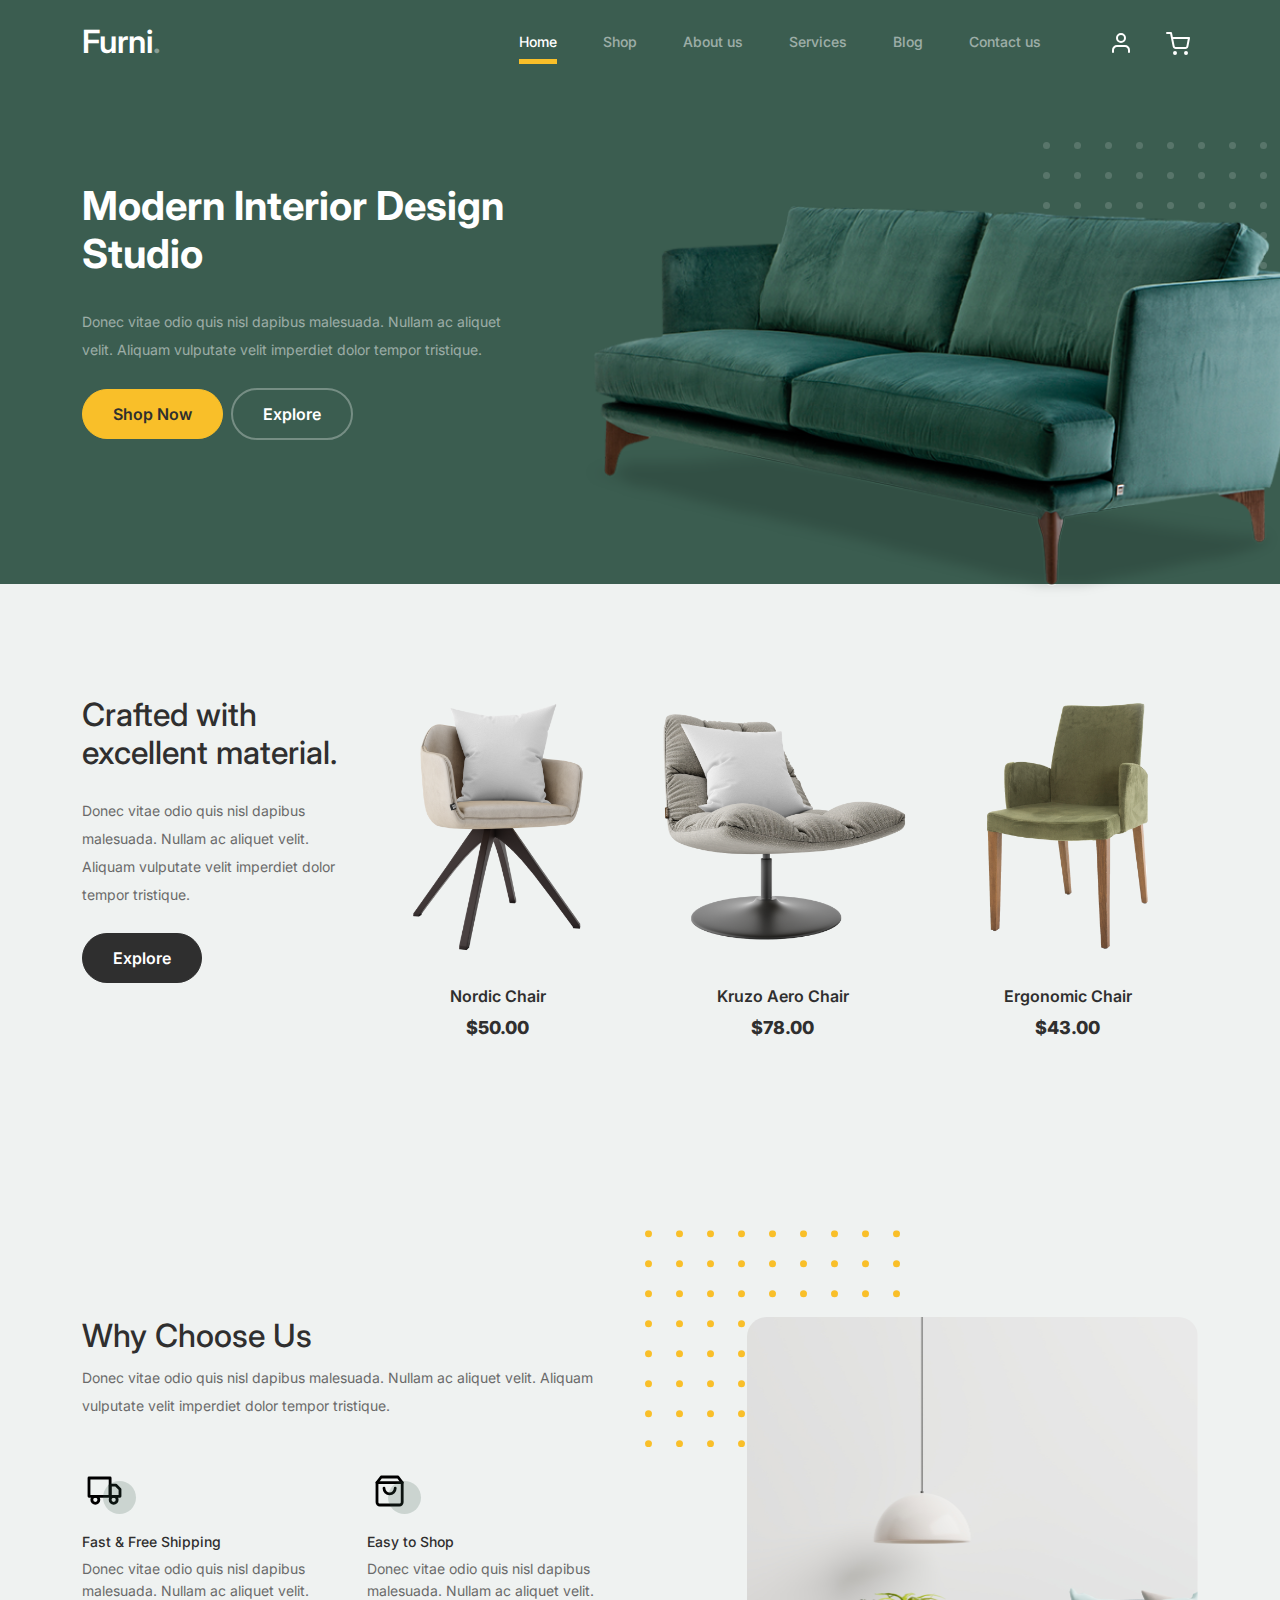
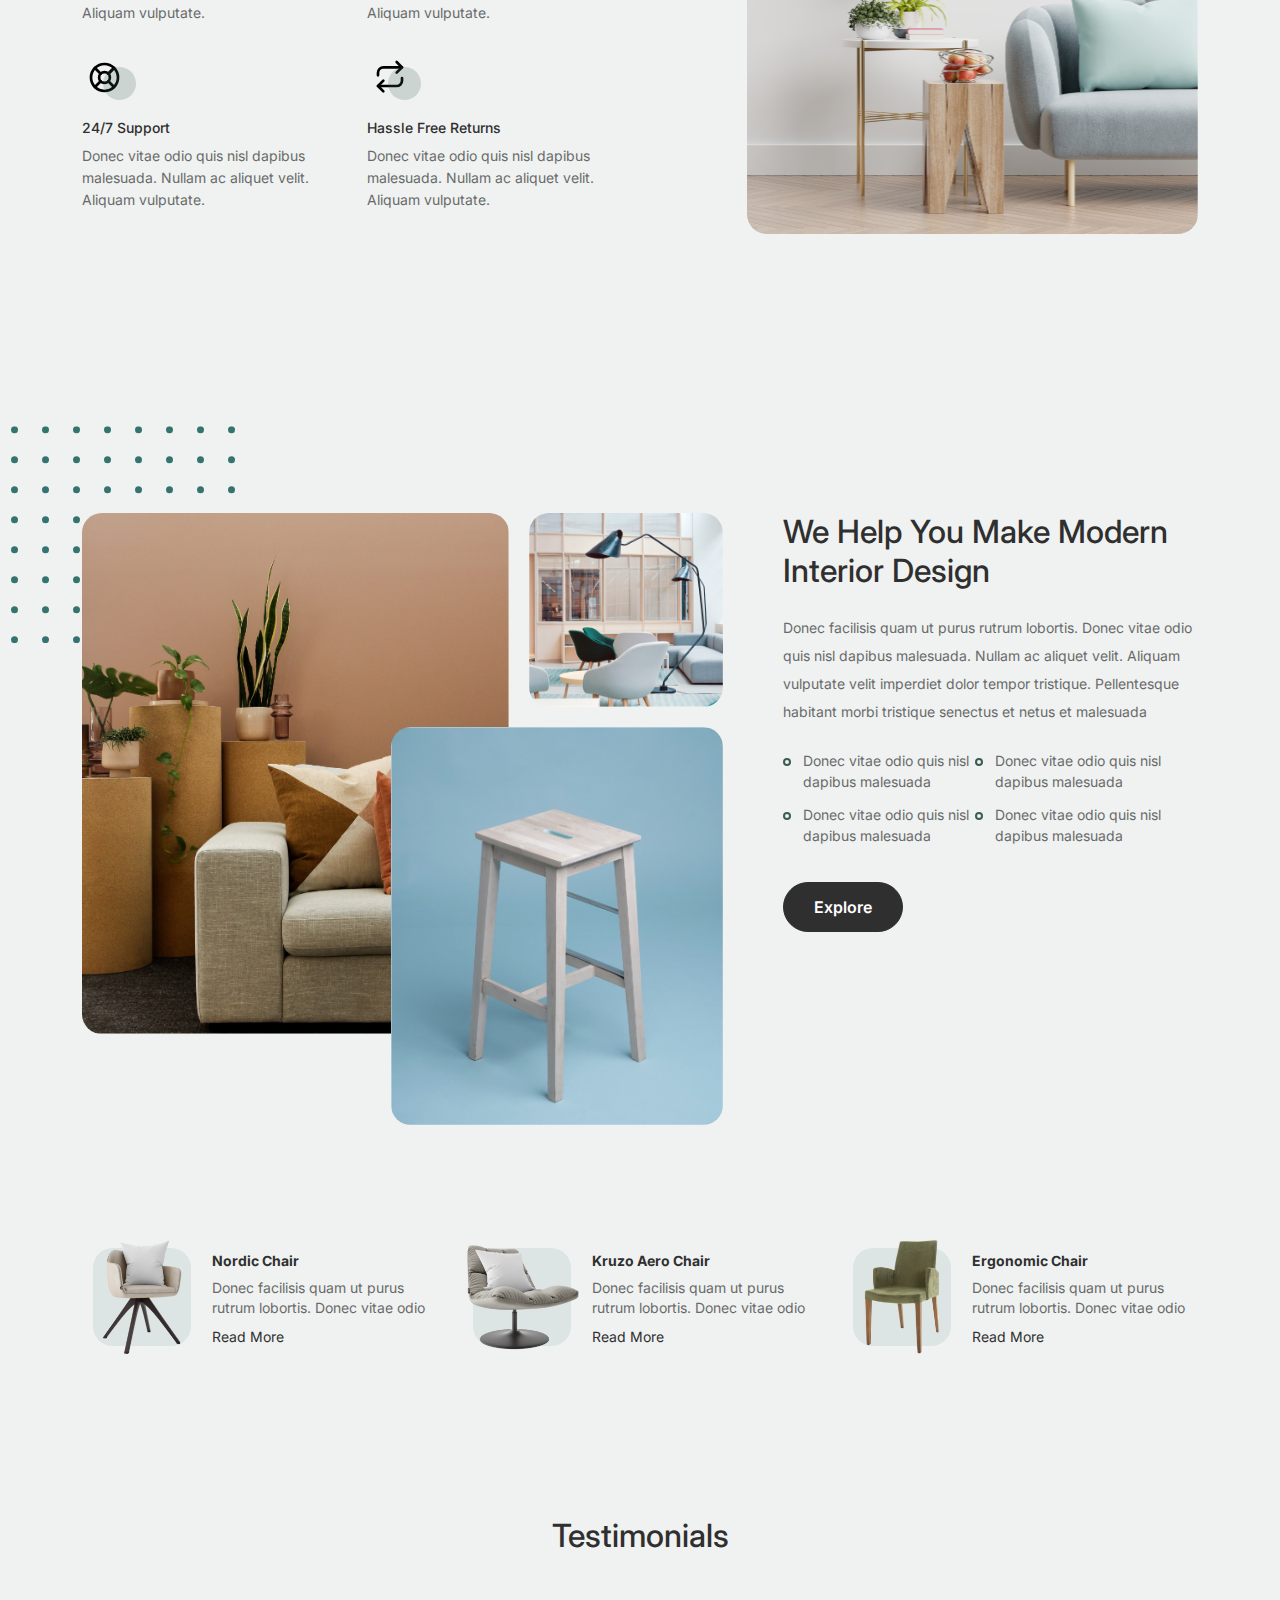
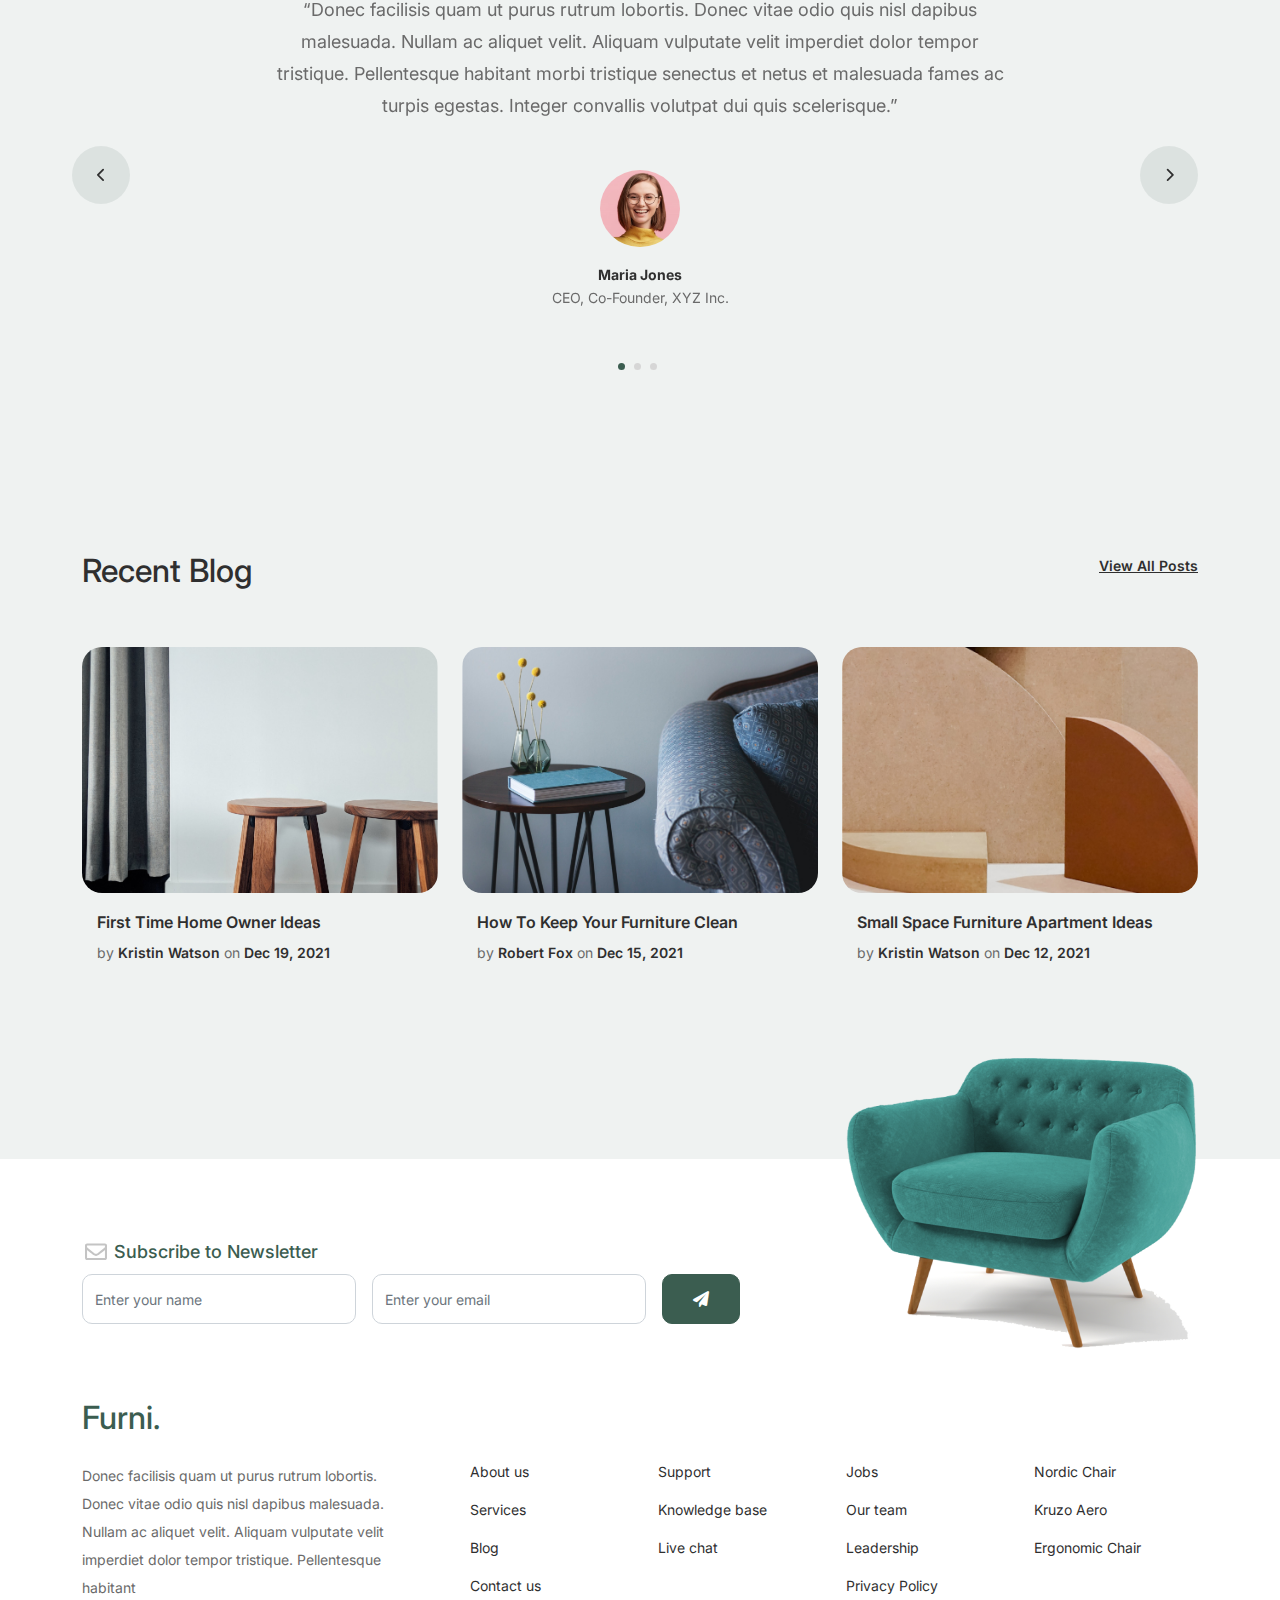
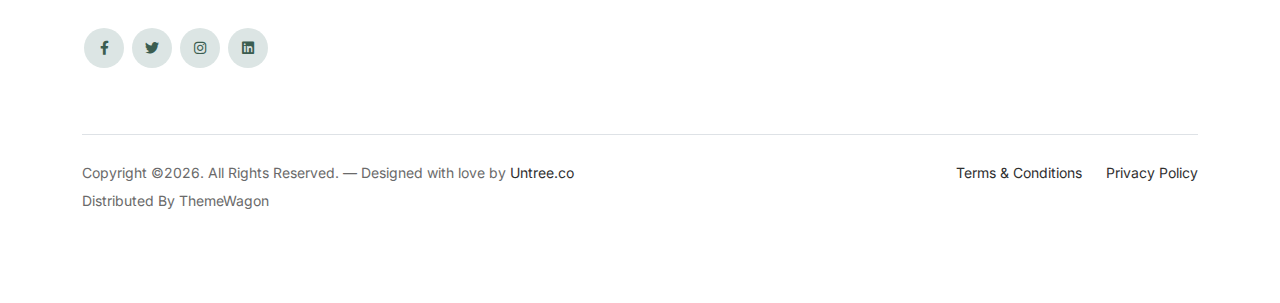
<file: работна/HTML шаблони/furni-1.0.0/index.html>
<!-- /*
* Bootstrap 5
* Template Name: Furni
* Template Author: Untree.co
* Template URI: https://untree.co/
* License: https://creativecommons.org/licenses/by/3.0/
*/ -->
<!doctype html>
<html lang="en">
<head>
  <meta charset="utf-8">
  <meta name="viewport" content="width=device-width, initial-scale=1, shrink-to-fit=no">
  <meta name="author" content="Untree.co">
  <link rel="shortcut icon" href="favicon.png">

  <meta name="description" content="" />
  <meta name="keywords" content="bootstrap, bootstrap4" />

		<!-- Bootstrap CSS -->
		<link href="css/bootstrap.min.css" rel="stylesheet">
		<link href="https://cdnjs.cloudflare.com/ajax/libs/font-awesome/6.0.0-beta3/css/all.min.css" rel="stylesheet">
		<link href="css/tiny-slider.css" rel="stylesheet">
		<link href="css/style.css" rel="stylesheet">
		<title>Furni Free Bootstrap 5 Template for Furniture and Interior Design Websites by Untree.co </title>
	</head>

	<body>

		<!-- Start Header/Navigation -->
		<nav class="custom-navbar navbar navbar navbar-expand-md navbar-dark bg-dark" arial-label="Furni navigation bar">

			<div class="container">
				<a class="navbar-brand" href="index.html">Furni<span>.</span></a>

				<button class="navbar-toggler" type="button" data-bs-toggle="collapse" data-bs-target="#navbarsFurni" aria-controls="navbarsFurni" aria-expanded="false" aria-label="Toggle navigation">
					<span class="navbar-toggler-icon"></span>
				</button>

				<div class="collapse navbar-collapse" id="navbarsFurni">
					<ul class="custom-navbar-nav navbar-nav ms-auto mb-2 mb-md-0">
						<li class="nav-item active">
							<a class="nav-link" href="index.html">Home</a>
						</li>
						<li><a class="nav-link" href="shop.html">Shop</a></li>
						<li><a class="nav-link" href="about.html">About us</a></li>
						<li><a class="nav-link" href="services.html">Services</a></li>
						<li><a class="nav-link" href="blog.html">Blog</a></li>
						<li><a class="nav-link" href="contact.html">Contact us</a></li>
					</ul>

					<ul class="custom-navbar-cta navbar-nav mb-2 mb-md-0 ms-5">
						<li><a class="nav-link" href="#"><img src="images/user.svg"></a></li>
						<li><a class="nav-link" href="cart.html"><img src="images/cart.svg"></a></li>
					</ul>
				</div>
			</div>
				
		</nav>
		<!-- End Header/Navigation -->

		<!-- Start Hero Section -->
			<div class="hero">
				<div class="container">
					<div class="row justify-content-between">
						<div class="col-lg-5">
							<div class="intro-excerpt">
								<h1>Modern Interior <span clsas="d-block">Design Studio</span></h1>
								<p class="mb-4">Donec vitae odio quis nisl dapibus malesuada. Nullam ac aliquet velit. Aliquam vulputate velit imperdiet dolor tempor tristique.</p>
								<p><a href="" class="btn btn-secondary me-2">Shop Now</a><a href="#" class="btn btn-white-outline">Explore</a></p>
							</div>
						</div>
						<div class="col-lg-7">
							<div class="hero-img-wrap">
								<img src="images/couch.png" class="img-fluid">
							</div>
						</div>
					</div>
				</div>
			</div>
		<!-- End Hero Section -->

		<!-- Start Product Section -->
		<div class="product-section">
			<div class="container">
				<div class="row">

					<!-- Start Column 1 -->
					<div class="col-md-12 col-lg-3 mb-5 mb-lg-0">
						<h2 class="mb-4 section-title">Crafted with excellent material.</h2>
						<p class="mb-4">Donec vitae odio quis nisl dapibus malesuada. Nullam ac aliquet velit. Aliquam vulputate velit imperdiet dolor tempor tristique. </p>
						<p><a href="shop.html" class="btn">Explore</a></p>
					</div> 
					<!-- End Column 1 -->

					<!-- Start Column 2 -->
					<div class="col-12 col-md-4 col-lg-3 mb-5 mb-md-0">
						<a class="product-item" href="cart.html">
							<img src="images/product-1.png" class="img-fluid product-thumbnail">
							<h3 class="product-title">Nordic Chair</h3>
							<strong class="product-price">$50.00</strong>

							<span class="icon-cross">
								<img src="images/cross.svg" class="img-fluid">
							</span>
						</a>
					</div> 
					<!-- End Column 2 -->

					<!-- Start Column 3 -->
					<div class="col-12 col-md-4 col-lg-3 mb-5 mb-md-0">
						<a class="product-item" href="cart.html">
							<img src="images/product-2.png" class="img-fluid product-thumbnail">
							<h3 class="product-title">Kruzo Aero Chair</h3>
							<strong class="product-price">$78.00</strong>

							<span class="icon-cross">
								<img src="images/cross.svg" class="img-fluid">
							</span>
						</a>
					</div>
					<!-- End Column 3 -->

					<!-- Start Column 4 -->
					<div class="col-12 col-md-4 col-lg-3 mb-5 mb-md-0">
						<a class="product-item" href="cart.html">
							<img src="images/product-3.png" class="img-fluid product-thumbnail">
							<h3 class="product-title">Ergonomic Chair</h3>
							<strong class="product-price">$43.00</strong>

							<span class="icon-cross">
								<img src="images/cross.svg" class="img-fluid">
							</span>
						</a>
					</div>
					<!-- End Column 4 -->

				</div>
			</div>
		</div>
		<!-- End Product Section -->

		<!-- Start Why Choose Us Section -->
		<div class="why-choose-section">
			<div class="container">
				<div class="row justify-content-between">
					<div class="col-lg-6">
						<h2 class="section-title">Why Choose Us</h2>
						<p>Donec vitae odio quis nisl dapibus malesuada. Nullam ac aliquet velit. Aliquam vulputate velit imperdiet dolor tempor tristique.</p>

						<div class="row my-5">
							<div class="col-6 col-md-6">
								<div class="feature">
									<div class="icon">
										<img src="images/truck.svg" alt="Image" class="imf-fluid">
									</div>
									<h3>Fast &amp; Free Shipping</h3>
									<p>Donec vitae odio quis nisl dapibus malesuada. Nullam ac aliquet velit. Aliquam vulputate.</p>
								</div>
							</div>

							<div class="col-6 col-md-6">
								<div class="feature">
									<div class="icon">
										<img src="images/bag.svg" alt="Image" class="imf-fluid">
									</div>
									<h3>Easy to Shop</h3>
									<p>Donec vitae odio quis nisl dapibus malesuada. Nullam ac aliquet velit. Aliquam vulputate.</p>
								</div>
							</div>

							<div class="col-6 col-md-6">
								<div class="feature">
									<div class="icon">
										<img src="images/support.svg" alt="Image" class="imf-fluid">
									</div>
									<h3>24/7 Support</h3>
									<p>Donec vitae odio quis nisl dapibus malesuada. Nullam ac aliquet velit. Aliquam vulputate.</p>
								</div>
							</div>

							<div class="col-6 col-md-6">
								<div class="feature">
									<div class="icon">
										<img src="images/return.svg" alt="Image" class="imf-fluid">
									</div>
									<h3>Hassle Free Returns</h3>
									<p>Donec vitae odio quis nisl dapibus malesuada. Nullam ac aliquet velit. Aliquam vulputate.</p>
								</div>
							</div>

						</div>
					</div>

					<div class="col-lg-5">
						<div class="img-wrap">
							<img src="images/why-choose-us-img.jpg" alt="Image" class="img-fluid">
						</div>
					</div>

				</div>
			</div>
		</div>
		<!-- End Why Choose Us Section -->

		<!-- Start We Help Section -->
		<div class="we-help-section">
			<div class="container">
				<div class="row justify-content-between">
					<div class="col-lg-7 mb-5 mb-lg-0">
						<div class="imgs-grid">
							<div class="grid grid-1"><img src="images/img-grid-1.jpg" alt="Untree.co"></div>
							<div class="grid grid-2"><img src="images/img-grid-2.jpg" alt="Untree.co"></div>
							<div class="grid grid-3"><img src="images/img-grid-3.jpg" alt="Untree.co"></div>
						</div>
					</div>
					<div class="col-lg-5 ps-lg-5">
						<h2 class="section-title mb-4">We Help You Make Modern Interior Design</h2>
						<p>Donec facilisis quam ut purus rutrum lobortis. Donec vitae odio quis nisl dapibus malesuada. Nullam ac aliquet velit. Aliquam vulputate velit imperdiet dolor tempor tristique. Pellentesque habitant morbi tristique senectus et netus et malesuada</p>

						<ul class="list-unstyled custom-list my-4">
							<li>Donec vitae odio quis nisl dapibus malesuada</li>
							<li>Donec vitae odio quis nisl dapibus malesuada</li>
							<li>Donec vitae odio quis nisl dapibus malesuada</li>
							<li>Donec vitae odio quis nisl dapibus malesuada</li>
						</ul>
						<p><a herf="#" class="btn">Explore</a></p>
					</div>
				</div>
			</div>
		</div>
		<!-- End We Help Section -->

		<!-- Start Popular Product -->
		<div class="popular-product">
			<div class="container">
				<div class="row">

					<div class="col-12 col-md-6 col-lg-4 mb-4 mb-lg-0">
						<div class="product-item-sm d-flex">
							<div class="thumbnail">
								<img src="images/product-1.png" alt="Image" class="img-fluid">
							</div>
							<div class="pt-3">
								<h3>Nordic Chair</h3>
								<p>Donec facilisis quam ut purus rutrum lobortis. Donec vitae odio </p>
								<p><a href="#">Read More</a></p>
							</div>
						</div>
					</div>

					<div class="col-12 col-md-6 col-lg-4 mb-4 mb-lg-0">
						<div class="product-item-sm d-flex">
							<div class="thumbnail">
								<img src="images/product-2.png" alt="Image" class="img-fluid">
							</div>
							<div class="pt-3">
								<h3>Kruzo Aero Chair</h3>
								<p>Donec facilisis quam ut purus rutrum lobortis. Donec vitae odio </p>
								<p><a href="#">Read More</a></p>
							</div>
						</div>
					</div>

					<div class="col-12 col-md-6 col-lg-4 mb-4 mb-lg-0">
						<div class="product-item-sm d-flex">
							<div class="thumbnail">
								<img src="images/product-3.png" alt="Image" class="img-fluid">
							</div>
							<div class="pt-3">
								<h3>Ergonomic Chair</h3>
								<p>Donec facilisis quam ut purus rutrum lobortis. Donec vitae odio </p>
								<p><a href="#">Read More</a></p>
							</div>
						</div>
					</div>

				</div>
			</div>
		</div>
		<!-- End Popular Product -->

		<!-- Start Testimonial Slider -->
		<div class="testimonial-section">
			<div class="container">
				<div class="row">
					<div class="col-lg-7 mx-auto text-center">
						<h2 class="section-title">Testimonials</h2>
					</div>
				</div>

				<div class="row justify-content-center">
					<div class="col-lg-12">
						<div class="testimonial-slider-wrap text-center">

							<div id="testimonial-nav">
								<span class="prev" data-controls="prev"><span class="fa fa-chevron-left"></span></span>
								<span class="next" data-controls="next"><span class="fa fa-chevron-right"></span></span>
							</div>

							<div class="testimonial-slider">
								
								<div class="item">
									<div class="row justify-content-center">
										<div class="col-lg-8 mx-auto">

											<div class="testimonial-block text-center">
												<blockquote class="mb-5">
													<p>&ldquo;Donec facilisis quam ut purus rutrum lobortis. Donec vitae odio quis nisl dapibus malesuada. Nullam ac aliquet velit. Aliquam vulputate velit imperdiet dolor tempor tristique. Pellentesque habitant morbi tristique senectus et netus et malesuada fames ac turpis egestas. Integer convallis volutpat dui quis scelerisque.&rdquo;</p>
												</blockquote>

												<div class="author-info">
													<div class="author-pic">
														<img src="images/person-1.png" alt="Maria Jones" class="img-fluid">
													</div>
													<h3 class="font-weight-bold">Maria Jones</h3>
													<span class="position d-block mb-3">CEO, Co-Founder, XYZ Inc.</span>
												</div>
											</div>

										</div>
									</div>
								</div> 
								<!-- END item -->

								<div class="item">
									<div class="row justify-content-center">
										<div class="col-lg-8 mx-auto">

											<div class="testimonial-block text-center">
												<blockquote class="mb-5">
													<p>&ldquo;Donec facilisis quam ut purus rutrum lobortis. Donec vitae odio quis nisl dapibus malesuada. Nullam ac aliquet velit. Aliquam vulputate velit imperdiet dolor tempor tristique. Pellentesque habitant morbi tristique senectus et netus et malesuada fames ac turpis egestas. Integer convallis volutpat dui quis scelerisque.&rdquo;</p>
												</blockquote>

												<div class="author-info">
													<div class="author-pic">
														<img src="images/person-1.png" alt="Maria Jones" class="img-fluid">
													</div>
													<h3 class="font-weight-bold">Maria Jones</h3>
													<span class="position d-block mb-3">CEO, Co-Founder, XYZ Inc.</span>
												</div>
											</div>

										</div>
									</div>
								</div> 
								<!-- END item -->

								<div class="item">
									<div class="row justify-content-center">
										<div class="col-lg-8 mx-auto">

											<div class="testimonial-block text-center">
												<blockquote class="mb-5">
													<p>&ldquo;Donec facilisis quam ut purus rutrum lobortis. Donec vitae odio quis nisl dapibus malesuada. Nullam ac aliquet velit. Aliquam vulputate velit imperdiet dolor tempor tristique. Pellentesque habitant morbi tristique senectus et netus et malesuada fames ac turpis egestas. Integer convallis volutpat dui quis scelerisque.&rdquo;</p>
												</blockquote>

												<div class="author-info">
													<div class="author-pic">
														<img src="images/person-1.png" alt="Maria Jones" class="img-fluid">
													</div>
													<h3 class="font-weight-bold">Maria Jones</h3>
													<span class="position d-block mb-3">CEO, Co-Founder, XYZ Inc.</span>
												</div>
											</div>

										</div>
									</div>
								</div> 
								<!-- END item -->

							</div>

						</div>
					</div>
				</div>
			</div>
		</div>
		<!-- End Testimonial Slider -->

		<!-- Start Blog Section -->
		<div class="blog-section">
			<div class="container">
				<div class="row mb-5">
					<div class="col-md-6">
						<h2 class="section-title">Recent Blog</h2>
					</div>
					<div class="col-md-6 text-start text-md-end">
						<a href="#" class="more">View All Posts</a>
					</div>
				</div>

				<div class="row">

					<div class="col-12 col-sm-6 col-md-4 mb-4 mb-md-0">
						<div class="post-entry">
							<a href="#" class="post-thumbnail"><img src="images/post-1.jpg" alt="Image" class="img-fluid"></a>
							<div class="post-content-entry">
								<h3><a href="#">First Time Home Owner Ideas</a></h3>
								<div class="meta">
									<span>by <a href="#">Kristin Watson</a></span> <span>on <a href="#">Dec 19, 2021</a></span>
								</div>
							</div>
						</div>
					</div>

					<div class="col-12 col-sm-6 col-md-4 mb-4 mb-md-0">
						<div class="post-entry">
							<a href="#" class="post-thumbnail"><img src="images/post-2.jpg" alt="Image" class="img-fluid"></a>
							<div class="post-content-entry">
								<h3><a href="#">How To Keep Your Furniture Clean</a></h3>
								<div class="meta">
									<span>by <a href="#">Robert Fox</a></span> <span>on <a href="#">Dec 15, 2021</a></span>
								</div>
							</div>
						</div>
					</div>

					<div class="col-12 col-sm-6 col-md-4 mb-4 mb-md-0">
						<div class="post-entry">
							<a href="#" class="post-thumbnail"><img src="images/post-3.jpg" alt="Image" class="img-fluid"></a>
							<div class="post-content-entry">
								<h3><a href="#">Small Space Furniture Apartment Ideas</a></h3>
								<div class="meta">
									<span>by <a href="#">Kristin Watson</a></span> <span>on <a href="#">Dec 12, 2021</a></span>
								</div>
							</div>
						</div>
					</div>

				</div>
			</div>
		</div>
		<!-- End Blog Section -->	

		<!-- Start Footer Section -->
		<footer class="footer-section">
			<div class="container relative">

				<div class="sofa-img">
					<img src="images/sofa.png" alt="Image" class="img-fluid">
				</div>

				<div class="row">
					<div class="col-lg-8">
						<div class="subscription-form">
							<h3 class="d-flex align-items-center"><span class="me-1"><img src="images/envelope-outline.svg" alt="Image" class="img-fluid"></span><span>Subscribe to Newsletter</span></h3>

							<form action="#" class="row g-3">
								<div class="col-auto">
									<input type="text" class="form-control" placeholder="Enter your name">
								</div>
								<div class="col-auto">
									<input type="email" class="form-control" placeholder="Enter your email">
								</div>
								<div class="col-auto">
									<button class="btn btn-primary">
										<span class="fa fa-paper-plane"></span>
									</button>
								</div>
							</form>

						</div>
					</div>
				</div>

				<div class="row g-5 mb-5">
					<div class="col-lg-4">
						<div class="mb-4 footer-logo-wrap"><a href="#" class="footer-logo">Furni<span>.</span></a></div>
						<p class="mb-4">Donec facilisis quam ut purus rutrum lobortis. Donec vitae odio quis nisl dapibus malesuada. Nullam ac aliquet velit. Aliquam vulputate velit imperdiet dolor tempor tristique. Pellentesque habitant</p>

						<ul class="list-unstyled custom-social">
							<li><a href="#"><span class="fa fa-brands fa-facebook-f"></span></a></li>
							<li><a href="#"><span class="fa fa-brands fa-twitter"></span></a></li>
							<li><a href="#"><span class="fa fa-brands fa-instagram"></span></a></li>
							<li><a href="#"><span class="fa fa-brands fa-linkedin"></span></a></li>
						</ul>
					</div>

					<div class="col-lg-8">
						<div class="row links-wrap">
							<div class="col-6 col-sm-6 col-md-3">
								<ul class="list-unstyled">
									<li><a href="#">About us</a></li>
									<li><a href="#">Services</a></li>
									<li><a href="#">Blog</a></li>
									<li><a href="#">Contact us</a></li>
								</ul>
							</div>

							<div class="col-6 col-sm-6 col-md-3">
								<ul class="list-unstyled">
									<li><a href="#">Support</a></li>
									<li><a href="#">Knowledge base</a></li>
									<li><a href="#">Live chat</a></li>
								</ul>
							</div>

							<div class="col-6 col-sm-6 col-md-3">
								<ul class="list-unstyled">
									<li><a href="#">Jobs</a></li>
									<li><a href="#">Our team</a></li>
									<li><a href="#">Leadership</a></li>
									<li><a href="#">Privacy Policy</a></li>
								</ul>
							</div>

							<div class="col-6 col-sm-6 col-md-3">
								<ul class="list-unstyled">
									<li><a href="#">Nordic Chair</a></li>
									<li><a href="#">Kruzo Aero</a></li>
									<li><a href="#">Ergonomic Chair</a></li>
								</ul>
							</div>
						</div>
					</div>

				</div>

				<div class="border-top copyright">
					<div class="row pt-4">
						<div class="col-lg-6">
							<p class="mb-2 text-center text-lg-start">Copyright &copy;<script>document.write(new Date().getFullYear());</script>. All Rights Reserved. &mdash; Designed with love by <a href="https://untree.co">Untree.co</a> Distributed By <a hreff="https://themewagon.com">ThemeWagon</a>  <!-- License information: https://untree.co/license/ -->
            </p>
						</div>

						<div class="col-lg-6 text-center text-lg-end">
							<ul class="list-unstyled d-inline-flex ms-auto">
								<li class="me-4"><a href="#">Terms &amp; Conditions</a></li>
								<li><a href="#">Privacy Policy</a></li>
							</ul>
						</div>

					</div>
				</div>

			</div>
		</footer>
		<!-- End Footer Section -->	


		<script src="js/bootstrap.bundle.min.js"></script>
		<script src="js/tiny-slider.js"></script>
		<script src="js/custom.js"></script>
	</body>

</html>
</file>
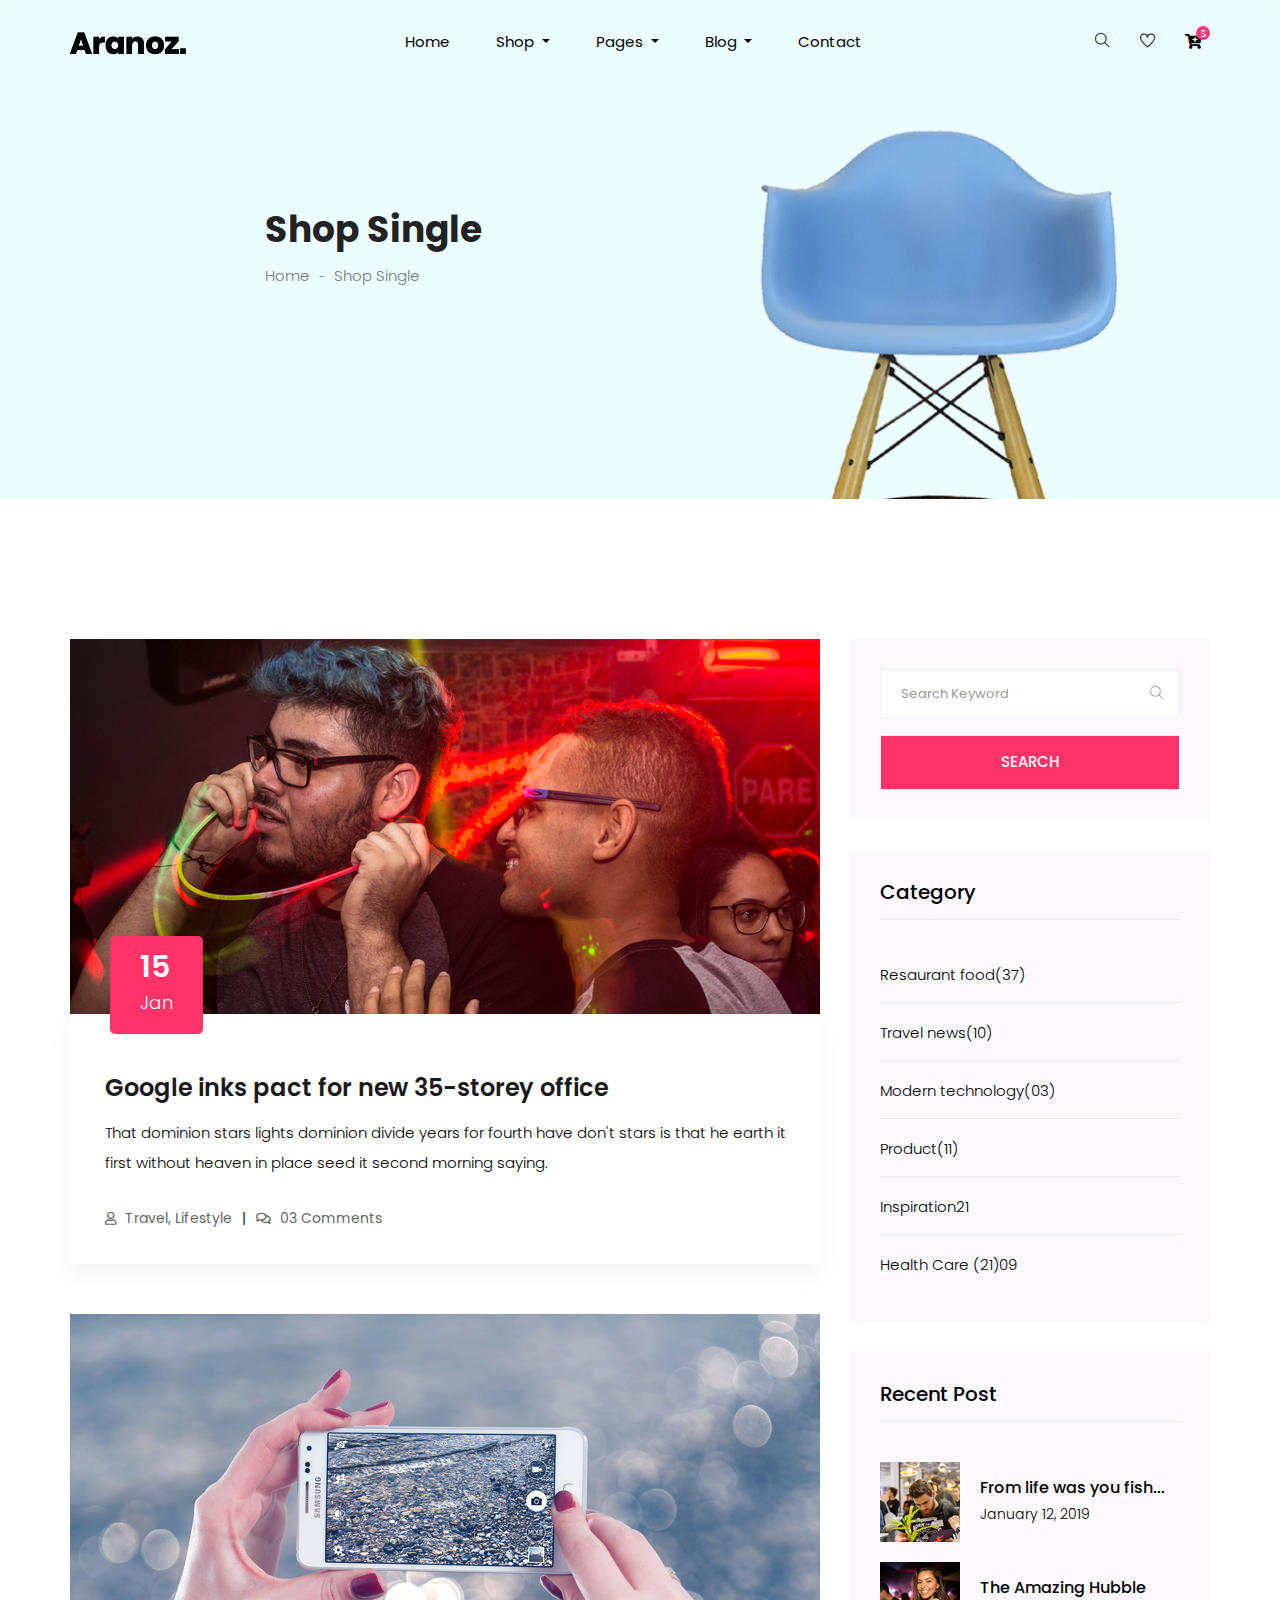
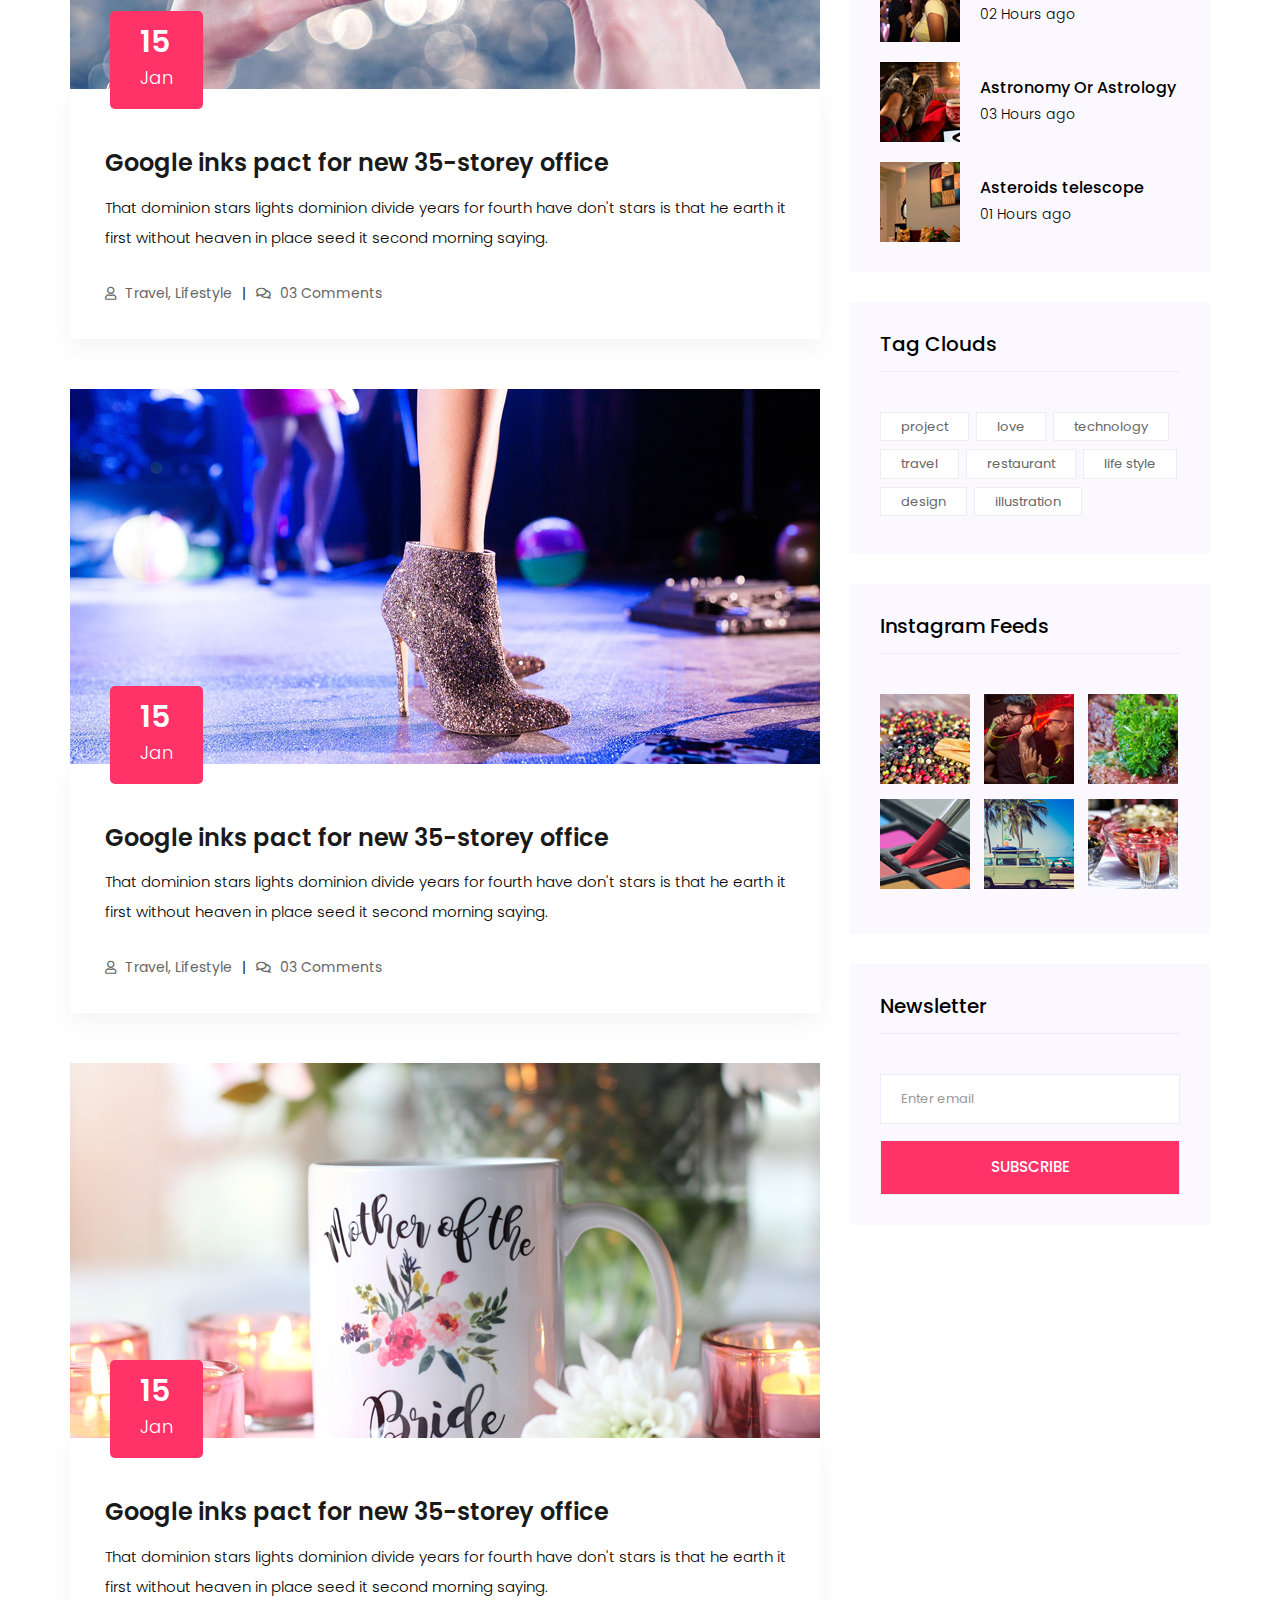
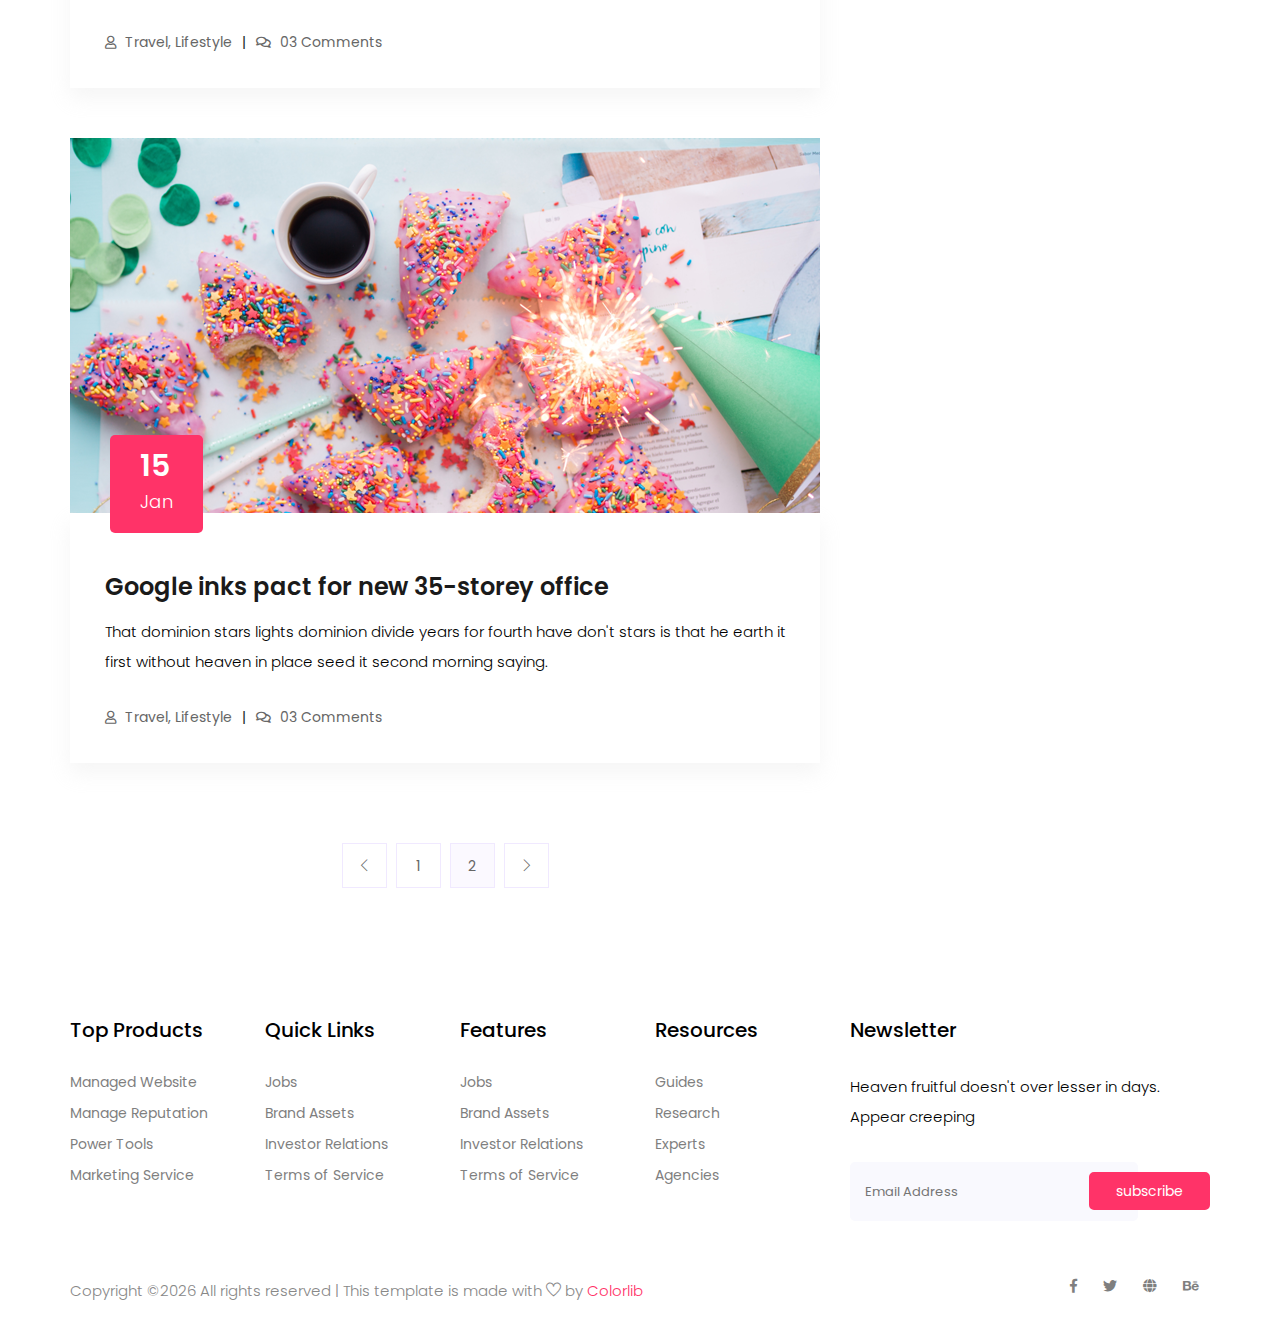
<file: работна/HTML шаблони/aranoz-master/blog.html>
<!doctype html>
<html lang="zxx">

<head>
    <!-- Required meta tags -->
    <meta charset="utf-8">
    <meta name="viewport" content="width=device-width, initial-scale=1, shrink-to-fit=no">
    <title>aranoz</title>
    <link rel="icon" href="img/favicon.png">
    <!-- Bootstrap CSS -->
    <link rel="stylesheet" href="css/bootstrap.min.css">
    <!-- animate CSS -->
    <link rel="stylesheet" href="css/animate.css">
    <!-- owl carousel CSS -->
    <link rel="stylesheet" href="css/owl.carousel.min.css">
    <!-- font awesome CSS -->
    <link rel="stylesheet" href="css/all.css">
    <!-- flaticon CSS -->
    <link rel="stylesheet" href="css/flaticon.css">
    <link rel="stylesheet" href="css/themify-icons.css">
    <!-- font awesome CSS -->
    <link rel="stylesheet" href="css/magnific-popup.css">
    <!-- swiper CSS -->
    <link rel="stylesheet" href="css/slick.css">
    <!-- style CSS -->
    <link rel="stylesheet" href="css/style.css">
</head>

<body>
    <!--::header part start::-->
    <header class="main_menu home_menu">
        <div class="container">
            <div class="row align-items-center">
                <div class="col-lg-12">
                    <nav class="navbar navbar-expand-lg navbar-light">
                        <a class="navbar-brand" href="index.html"> <img src="img/logo.png" alt="logo"> </a>
                        <button class="navbar-toggler" type="button" data-toggle="collapse"
                            data-target="#navbarSupportedContent" aria-controls="navbarSupportedContent"
                            aria-expanded="false" aria-label="Toggle navigation">
                            <span class="menu_icon"><i class="fas fa-bars"></i></span>
                        </button>

                        <div class="collapse navbar-collapse main-menu-item" id="navbarSupportedContent">
                            <ul class="navbar-nav">
                                <li class="nav-item">
                                    <a class="nav-link" href="index.html">Home</a>
                                </li>
                                <li class="nav-item dropdown">
                                    <a class="nav-link dropdown-toggle" href="blog.html" id="navbarDropdown_1"
                                        role="button" data-toggle="dropdown" aria-haspopup="true" aria-expanded="false">
                                        Shop
                                    </a>
                                    <div class="dropdown-menu" aria-labelledby="navbarDropdown_1">
                                        <a class="dropdown-item" href="category.html"> shop category</a>
                                        <a class="dropdown-item" href="single-product.html">product details</a>
                                        
                                    </div>
                                </li>
                                <li class="nav-item dropdown">
                                    <a class="nav-link dropdown-toggle" href="blog.html" id="navbarDropdown_3"
                                        role="button" data-toggle="dropdown" aria-haspopup="true" aria-expanded="false">
                                        pages
                                    </a>
                                    <div class="dropdown-menu" aria-labelledby="navbarDropdown_2">
                                        <a class="dropdown-item" href="login.html"> login</a>
                                        <a class="dropdown-item" href="tracking.html">tracking</a>
                                        <a class="dropdown-item" href="checkout.html">product checkout</a>
                                        <a class="dropdown-item" href="cart.html">shopping cart</a>
                                        <a class="dropdown-item" href="confirmation.html">confirmation</a>
                                        <a class="dropdown-item" href="elements.html">elements</a>
                                    </div>
                                </li>
                                <li class="nav-item dropdown">
                                    <a class="nav-link dropdown-toggle" href="blog.html" id="navbarDropdown_2"
                                        role="button" data-toggle="dropdown" aria-haspopup="true" aria-expanded="false">
                                        blog
                                    </a>
                                    <div class="dropdown-menu" aria-labelledby="navbarDropdown_2">
                                        <a class="dropdown-item" href="blog.html"> blog</a>
                                        <a class="dropdown-item" href="single-blog.html">Single blog</a>
                                    </div>
                                </li>
                                
                                <li class="nav-item">
                                    <a class="nav-link" href="contact.html">Contact</a>
                                </li>
                            </ul>
                        </div>
                        <div class="hearer_icon d-flex">
                            <a id="search_1" href="javascript:void(0)"><i class="ti-search"></i></a>
                            <a href=""><i class="ti-heart"></i></a>
                            <div class="dropdown cart">
                                <a class="dropdown-toggle" href="#" id="navbarDropdown3" role="button"
                                    data-toggle="dropdown" aria-haspopup="true" aria-expanded="false">
                                    <i class="fas fa-cart-plus"></i>
                                </a>
                                <!-- <div class="dropdown-menu" aria-labelledby="navbarDropdown">
                                    <div class="single_product">
    
                                    </div>
                                </div> -->
                                
                            </div>
                        </div>
                    </nav>
                </div>
            </div>
        </div>
        <div class="search_input" id="search_input_box">
            <div class="container ">
                <form class="d-flex justify-content-between search-inner">
                    <input type="text" class="form-control" id="search_input" placeholder="Search Here">
                    <button type="submit" class="btn"></button>
                    <span class="ti-close" id="close_search" title="Close Search"></span>
                </form>
            </div>
        </div>
    </header>
    <!-- Header part end-->

    <!--================Home Banner Area =================-->
    <!-- breadcrumb start-->
    <section class="breadcrumb breadcrumb_bg">
        <div class="container">
            <div class="row justify-content-center">
                <div class="col-lg-8">
                    <div class="breadcrumb_iner">
                        <div class="breadcrumb_iner_item">
                            <h2>Shop Single</h2>
                            <p>Home <span>-</span> Shop Single</p>
                        </div>
                    </div>
                </div>
            </div>
        </div>
    </section>
    <!-- breadcrumb start-->

    <!--================Blog Area =================-->
    <section class="blog_area padding_top">
        <div class="container">
            <div class="row">
                <div class="col-lg-8 mb-5 mb-lg-0">
                    <div class="blog_left_sidebar">
                        <article class="blog_item">
                            <div class="blog_item_img">
                                <img class="card-img rounded-0" src="img/blog/single_blog_1.png" alt="">
                                <a href="#" class="blog_item_date">
                                    <h3>15</h3>
                                    <p>Jan</p>
                                </a>
                            </div>

                            <div class="blog_details">
                                <a class="d-inline-block" href="single-blog.html">
                                    <h2>Google inks pact for new 35-storey office</h2>
                                </a>
                                <p>That dominion stars lights dominion divide years for fourth have don't stars is that
                                    he earth it first without heaven in place seed it second morning saying.</p>
                                <ul class="blog-info-link">
                                    <li><a href="#"><i class="far fa-user"></i> Travel, Lifestyle</a></li>
                                    <li><a href="#"><i class="far fa-comments"></i> 03 Comments</a></li>
                                </ul>
                            </div>
                        </article>

                        <article class="blog_item">
                            <div class="blog_item_img">
                                <img class="card-img rounded-0" src="img/blog/single_blog_2.png" alt="">
                                <a href="#" class="blog_item_date">
                                    <h3>15</h3>
                                    <p>Jan</p>
                                </a>
                            </div>

                            <div class="blog_details">
                                <a class="d-inline-block" href="single-blog.html">
                                    <h2>Google inks pact for new 35-storey office</h2>
                                </a>
                                <p>That dominion stars lights dominion divide years for fourth have don't stars is that
                                    he earth it first without heaven in place seed it second morning saying.</p>
                                <ul class="blog-info-link">
                                    <li><a href="#"><i class="far fa-user"></i> Travel, Lifestyle</a></li>
                                    <li><a href="#"><i class="far fa-comments"></i> 03 Comments</a></li>
                                </ul>
                            </div>
                        </article>

                        <article class="blog_item">
                            <div class="blog_item_img">
                                <img class="card-img rounded-0" src="img/blog/single_blog_3.png" alt="">
                                <a href="#" class="blog_item_date">
                                    <h3>15</h3>
                                    <p>Jan</p>
                                </a>
                            </div>

                            <div class="blog_details">
                                <a class="d-inline-block" href="single-blog.html">
                                    <h2>Google inks pact for new 35-storey office</h2>
                                </a>
                                <p>That dominion stars lights dominion divide years for fourth have don't stars is that
                                    he earth it first without heaven in place seed it second morning saying.</p>
                                <ul class="blog-info-link">
                                    <li><a href="#"><i class="far fa-user"></i> Travel, Lifestyle</a></li>
                                    <li><a href="#"><i class="far fa-comments"></i> 03 Comments</a></li>
                                </ul>
                            </div>
                        </article>

                        <article class="blog_item">
                            <div class="blog_item_img">
                                <img class="card-img rounded-0" src="img/blog/single_blog_4.png" alt="">
                                <a href="#" class="blog_item_date">
                                    <h3>15</h3>
                                    <p>Jan</p>
                                </a>
                            </div>

                            <div class="blog_details">
                                <a class="d-inline-block" href="single-blog.html">
                                    <h2>Google inks pact for new 35-storey office</h2>
                                </a>
                                <p>That dominion stars lights dominion divide years for fourth have don't stars is that
                                    he earth it first without heaven in place seed it second morning saying.</p>
                                <ul class="blog-info-link">
                                    <li><a href="#"><i class="far fa-user"></i> Travel, Lifestyle</a></li>
                                    <li><a href="#"><i class="far fa-comments"></i> 03 Comments</a></li>
                                </ul>
                            </div>
                        </article>

                        <article class="blog_item">
                            <div class="blog_item_img">
                                <img class="card-img rounded-0" src="img/blog/single_blog_5.png" alt="">
                                <a href="#" class="blog_item_date">
                                    <h3>15</h3>
                                    <p>Jan</p>
                                </a>
                            </div>

                            <div class="blog_details">
                                <a class="d-inline-block" href="single-blog.html">
                                    <h2>Google inks pact for new 35-storey office</h2>
                                </a>
                                <p>That dominion stars lights dominion divide years for fourth have don't stars is that
                                    he earth it first without heaven in place seed it second morning saying.</p>
                                <ul class="blog-info-link">
                                    <li><a href="#"><i class="far fa-user"></i> Travel, Lifestyle</a></li>
                                    <li><a href="#"><i class="far fa-comments"></i> 03 Comments</a></li>
                                </ul>
                            </div>
                        </article>

                        <nav class="blog-pagination justify-content-center d-flex">
                            <ul class="pagination">
                                <li class="page-item">
                                    <a href="#" class="page-link" aria-label="Previous">
                                        <i class="ti-angle-left"></i>
                                    </a>
                                </li>
                                <li class="page-item">
                                    <a href="#" class="page-link">1</a>
                                </li>
                                <li class="page-item active">
                                    <a href="#" class="page-link">2</a>
                                </li>
                                <li class="page-item">
                                    <a href="#" class="page-link" aria-label="Next">
                                        <i class="ti-angle-right"></i>
                                    </a>
                                </li>
                            </ul>
                        </nav>
                    </div>
                </div>
                <div class="col-lg-4">
                    <div class="blog_right_sidebar">
                        <aside class="single_sidebar_widget search_widget">
                            <form action="#">
                                <div class="form-group">
                                    <div class="input-group mb-3">
                                        <input type="text" class="form-control" placeholder='Search Keyword'
                                            onfocus="this.placeholder = ''"
                                            onblur="this.placeholder = 'Search Keyword'">
                                        <div class="input-group-append">
                                            <button class="btn" type="button"><i class="ti-search"></i></button>
                                        </div>
                                    </div>
                                </div>
                                <button class="button rounded-0 primary-bg text-white w-100 btn_1"
                                    type="submit">Search</button>
                            </form>
                        </aside>

                        <aside class="single_sidebar_widget post_category_widget">
                            <h4 class="widget_title">Category</h4>
                            <ul class="list cat-list">
                                <li>
                                    <a href="#" class="d-flex">
                                        <p>Resaurant food</p>
                                        <p>(37)</p>
                                    </a>
                                </li>
                                <li>
                                    <a href="#" class="d-flex">
                                        <p>Travel news</p>
                                        <p>(10)</p>
                                    </a>
                                </li>
                                <li>
                                    <a href="#" class="d-flex">
                                        <p>Modern technology</p>
                                        <p>(03)</p>
                                    </a>
                                </li>
                                <li>
                                    <a href="#" class="d-flex">
                                        <p>Product</p>
                                        <p>(11)</p>
                                    </a>
                                </li>
                                <li>
                                    <a href="#" class="d-flex">
                                        <p>Inspiration</p>
                                        <p>21</p>
                                    </a>
                                </li>
                                <li>
                                    <a href="#" class="d-flex">
                                        <p>Health Care (21)</p>
                                        <p>09</p>
                                    </a>
                                </li>
                            </ul>
                        </aside>

                        <aside class="single_sidebar_widget popular_post_widget">
                            <h3 class="widget_title">Recent Post</h3>
                            <div class="media post_item">
                                <img src="img/post/post_1.png" alt="post">
                                <div class="media-body">
                                    <a href="single-blog.html">
                                        <h3>From life was you fish...</h3>
                                    </a>
                                    <p>January 12, 2019</p>
                                </div>
                            </div>
                            <div class="media post_item">
                                <img src="img/post/post_2.png" alt="post">
                                <div class="media-body">
                                    <a href="single-blog.html">
                                        <h3>The Amazing Hubble</h3>
                                    </a>
                                    <p>02 Hours ago</p>
                                </div>
                            </div>
                            <div class="media post_item">
                                <img src="img/post/post_3.png" alt="post">
                                <div class="media-body">
                                    <a href="single-blog.html">
                                        <h3>Astronomy Or Astrology</h3>
                                    </a>
                                    <p>03 Hours ago</p>
                                </div>
                            </div>
                            <div class="media post_item">
                                <img src="img/post/post_4.png" alt="post">
                                <div class="media-body">
                                    <a href="single-blog.html">
                                        <h3>Asteroids telescope</h3>
                                    </a>
                                    <p>01 Hours ago</p>
                                </div>
                            </div>
                        </aside>
                        <aside class="single_sidebar_widget tag_cloud_widget">
                            <h4 class="widget_title">Tag Clouds</h4>
                            <ul class="list">
                                <li>
                                    <a href="#">project</a>
                                </li>
                                <li>
                                    <a href="#">love</a>
                                </li>
                                <li>
                                    <a href="#">technology</a>
                                </li>
                                <li>
                                    <a href="#">travel</a>
                                </li>
                                <li>
                                    <a href="#">restaurant</a>
                                </li>
                                <li>
                                    <a href="#">life style</a>
                                </li>
                                <li>
                                    <a href="#">design</a>
                                </li>
                                <li>
                                    <a href="#">illustration</a>
                                </li>
                            </ul>
                        </aside>


                        <aside class="single_sidebar_widget instagram_feeds">
                            <h4 class="widget_title">Instagram Feeds</h4>
                            <ul class="instagram_row flex-wrap">
                                <li>
                                    <a href="#">
                                        <img class="img-fluid" src="img/post/post_5.png" alt="">
                                    </a>
                                </li>
                                <li>
                                    <a href="#">
                                        <img class="img-fluid" src="img/post/post_6.png" alt="">
                                    </a>
                                </li>
                                <li>
                                    <a href="#">
                                        <img class="img-fluid" src="img/post/post_7.png" alt="">
                                    </a>
                                </li>
                                <li>
                                    <a href="#">
                                        <img class="img-fluid" src="img/post/post_8.png" alt="">
                                    </a>
                                </li>
                                <li>
                                    <a href="#">
                                        <img class="img-fluid" src="img/post/post_9.png" alt="">
                                    </a>
                                </li>
                                <li>
                                    <a href="#">
                                        <img class="img-fluid" src="img/post/post_10.png" alt="">
                                    </a>
                                </li>
                            </ul>
                        </aside>


                        <aside class="single_sidebar_widget newsletter_widget">
                            <h4 class="widget_title">Newsletter</h4>

                            <form action="#">
                                <div class="form-group">
                                    <input type="email" class="form-control" onfocus="this.placeholder = ''"
                                        onblur="this.placeholder = 'Enter email'" placeholder='Enter email' required>
                                </div>
                                <button class="button rounded-0 primary-bg text-white w-100 btn_1"
                                    type="submit">Subscribe</button>
                            </form>
                        </aside>
                    </div>
                </div>
            </div>
        </div>
    </section>
    <!--================Blog Area =================-->

    <!--::footer_part start::-->
    <footer class="footer_part">
        <div class="container">
            <div class="row justify-content-around">
                <div class="col-sm-6 col-lg-2">
                    <div class="single_footer_part">
                        <h4>Top Products</h4>
                        <ul class="list-unstyled">
                            <li><a href="">Managed Website</a></li>
                            <li><a href="">Manage Reputation</a></li>
                            <li><a href="">Power Tools</a></li>
                            <li><a href="">Marketing Service</a></li>
                        </ul>
                    </div>
                </div>
                <div class="col-sm-6 col-lg-2">
                    <div class="single_footer_part">
                        <h4>Quick Links</h4>
                        <ul class="list-unstyled">
                            <li><a href="">Jobs</a></li>
                            <li><a href="">Brand Assets</a></li>
                            <li><a href="">Investor Relations</a></li>
                            <li><a href="">Terms of Service</a></li>
                        </ul>
                    </div>
                </div>
                <div class="col-sm-6 col-lg-2">
                    <div class="single_footer_part">
                        <h4>Features</h4>
                        <ul class="list-unstyled">
                            <li><a href="">Jobs</a></li>
                            <li><a href="">Brand Assets</a></li>
                            <li><a href="">Investor Relations</a></li>
                            <li><a href="">Terms of Service</a></li>
                        </ul>
                    </div>
                </div>
                <div class="col-sm-6 col-lg-2">
                    <div class="single_footer_part">
                        <h4>Resources</h4>
                        <ul class="list-unstyled">
                            <li><a href="">Guides</a></li>
                            <li><a href="">Research</a></li>
                            <li><a href="">Experts</a></li>
                            <li><a href="">Agencies</a></li>
                        </ul>
                    </div>
                </div>
                <div class="col-sm-6 col-lg-4">
                    <div class="single_footer_part">
                        <h4>Newsletter</h4>
                        <p>Heaven fruitful doesn't over lesser in days. Appear creeping
                        </p>
                        <div id="mc_embed_signup">
                            <form target="_blank"
                                action="https://spondonit.us12.list-manage.com/subscribe/post?u=1462626880ade1ac87bd9c93a&amp;id=92a4423d01"
                                method="get" class="subscribe_form relative mail_part">
                                <input type="email" name="email" id="newsletter-form-email" placeholder="Email Address"
                                    class="placeholder hide-on-focus" onfocus="this.placeholder = ''"
                                    onblur="this.placeholder = ' Email Address '">
                                <button type="submit" name="submit" id="newsletter-submit"
                                    class="email_icon newsletter-submit button-contactForm">subscribe</button>
                                <div class="mt-10 info"></div>
                            </form>
                        </div>
                    </div>
                </div>
            </div>

        </div>
        <div class="copyright_part">
            <div class="container">
                <div class="row">
                    <div class="col-lg-8">
                        <div class="copyright_text">
                            <P><!-- Link back to Colorlib can't be removed. Template is licensed under CC BY 3.0. -->
Copyright &copy;<script>document.write(new Date().getFullYear());</script> All rights reserved | This template is made with <i class="ti-heart" aria-hidden="true"></i> by <a href="https://colorlib.com" target="_blank">Colorlib</a>
<!-- Link back to Colorlib can't be removed. Template is licensed under CC BY 3.0. --></P>
                        </div>
                    </div>
                    <div class="col-lg-4">
                        <div class="footer_icon social_icon">
                            <ul class="list-unstyled">
                                <li><a href="#" class="single_social_icon"><i class="fab fa-facebook-f"></i></a></li>
                                <li><a href="#" class="single_social_icon"><i class="fab fa-twitter"></i></a></li>
                                <li><a href="#" class="single_social_icon"><i class="fas fa-globe"></i></a></li>
                                <li><a href="#" class="single_social_icon"><i class="fab fa-behance"></i></a></li>
                            </ul>
                        </div>
                    </div>
                </div>
            </div>
        </div>
    </footer>
    <!--::footer_part end::-->

    <!-- jquery plugins here-->
    <!-- jquery -->
    <script src="js/jquery-1.12.1.min.js"></script>
    <!-- popper js -->
    <script src="js/popper.min.js"></script>
    <!-- bootstrap js -->
    <script src="js/bootstrap.min.js"></script>
    <!-- easing js -->
    <script src="js/jquery.magnific-popup.js"></script>
    <!-- swiper js -->
    <script src="js/swiper.min.js"></script>
    <!-- swiper js -->
    <script src="js/masonry.pkgd.js"></script>
    <!-- particles js -->
    <script src="js/owl.carousel.min.js"></script>
    <script src="js/jquery.nice-select.min.js"></script>
    <!-- slick js -->
    <script src="js/slick.min.js"></script>
    <script src="js/jquery.counterup.min.js"></script>
    <script src="js/waypoints.min.js"></script>
    <script src="js/contact.js"></script>
    <script src="js/jquery.ajaxchimp.min.js"></script>
    <script src="js/jquery.form.js"></script>
    <script src="js/jquery.validate.min.js"></script>
    <script src="js/mail-script.js"></script>
    <!-- custom js -->
    <script src="js/custom.js"></script>
</body>

</html>
</file>
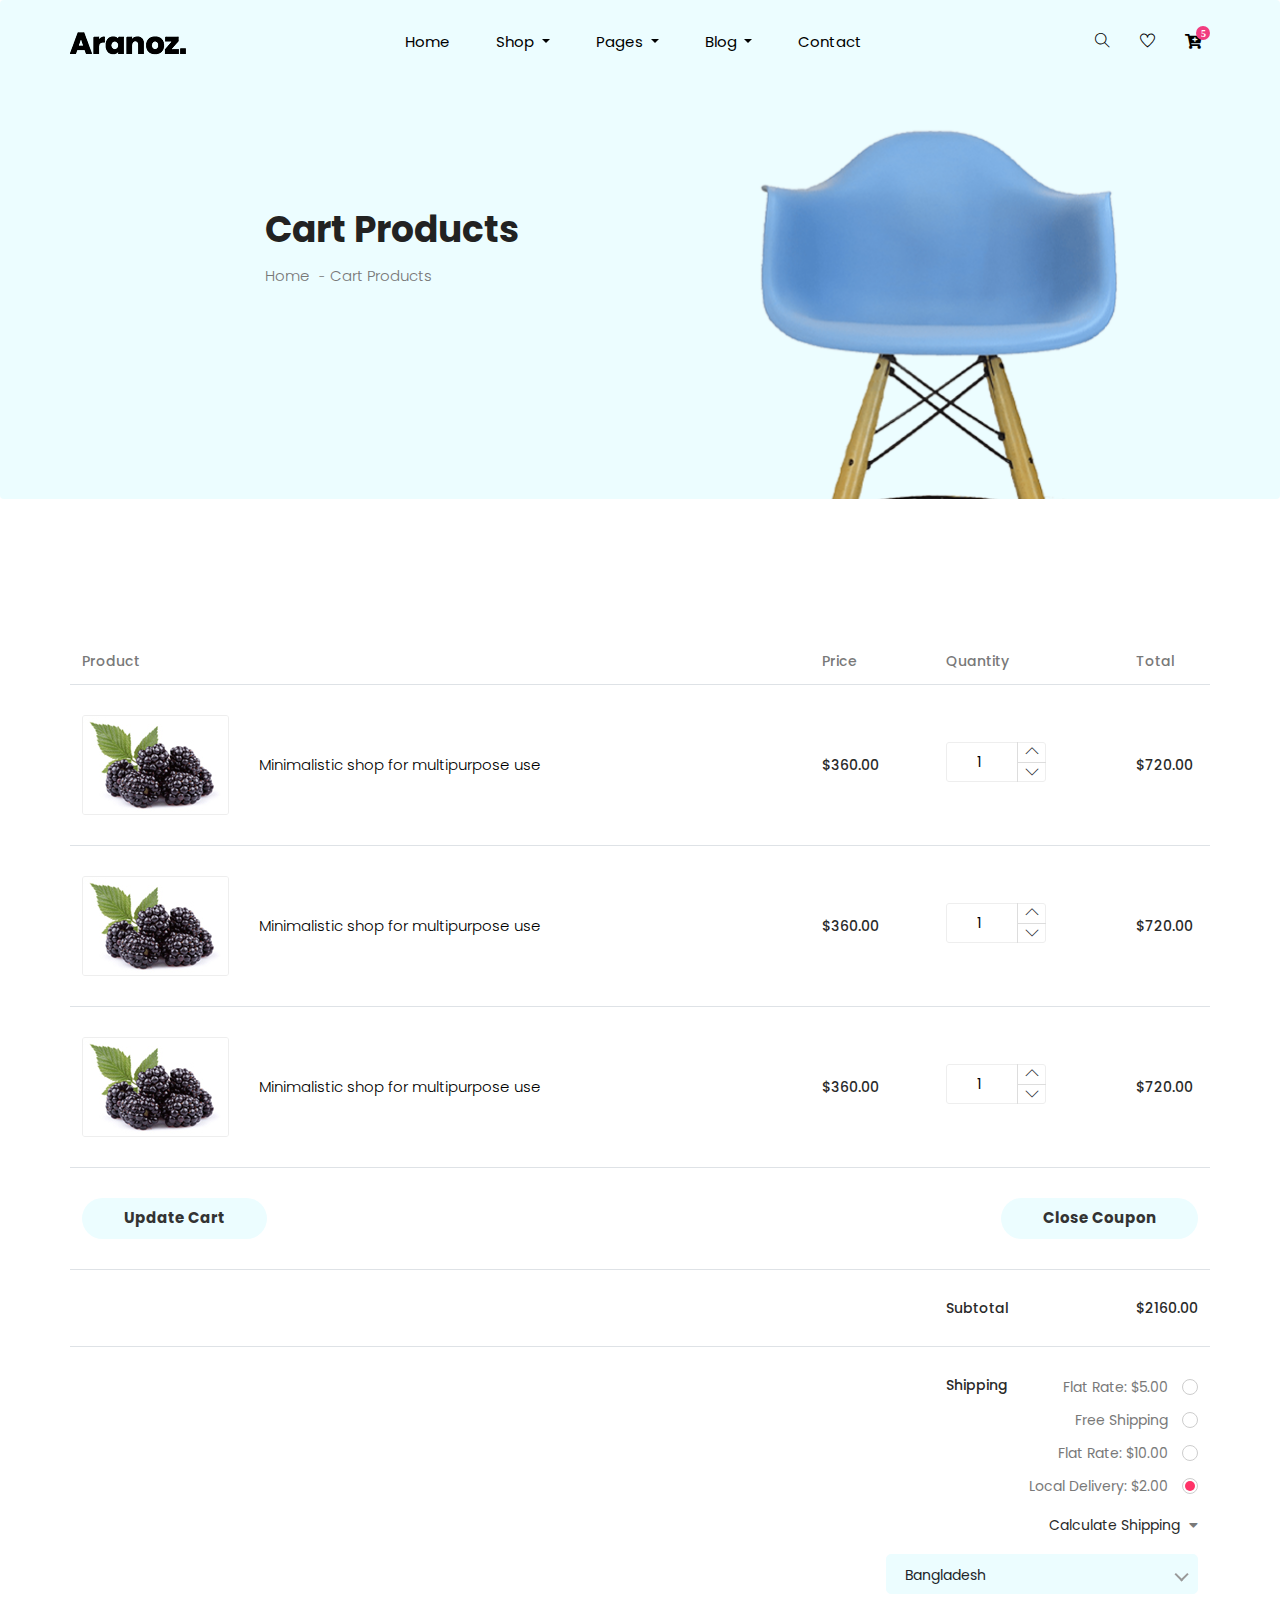
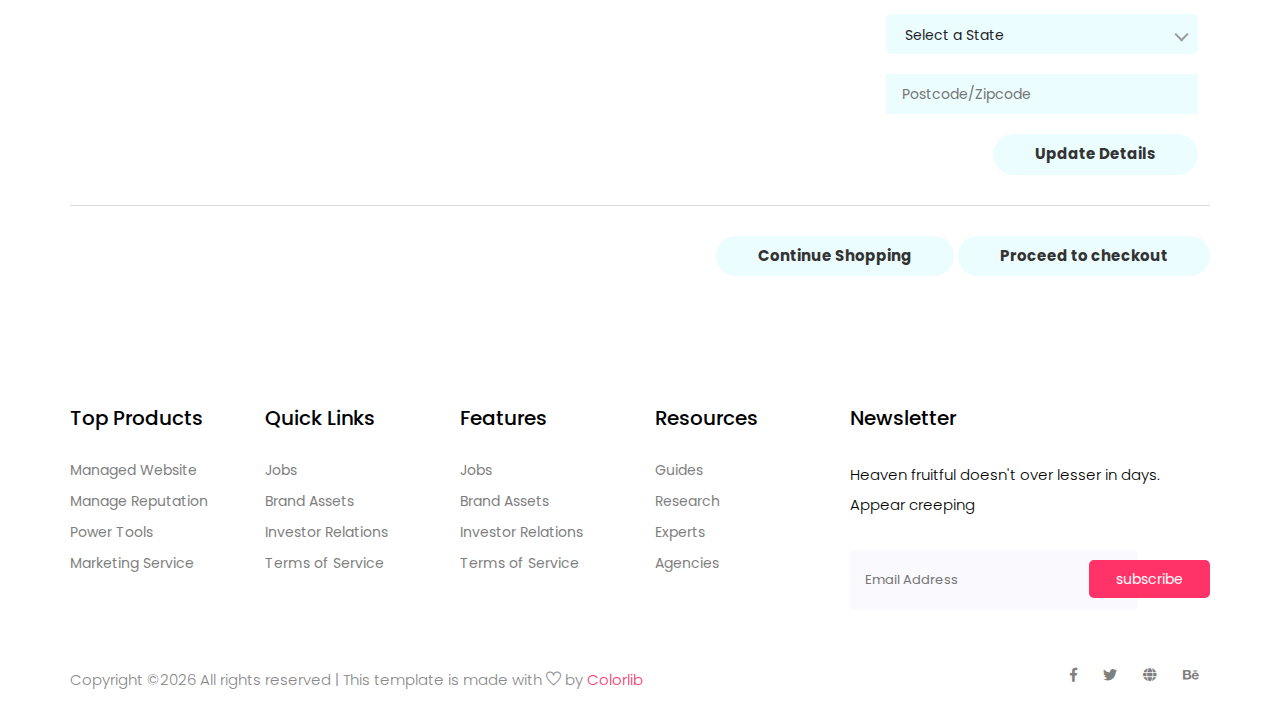
<file: работна/HTML шаблони/aranoz-master/cart.html>
<!doctype html>
<html lang="zxx">

<head>
  <!-- Required meta tags -->
  <meta charset="utf-8">
  <meta name="viewport" content="width=device-width, initial-scale=1, shrink-to-fit=no">
  <title>aranaz</title>
  <link rel="icon" href="img/favicon.png">
  <!-- Bootstrap CSS -->
  <link rel="stylesheet" href="css/bootstrap.min.css">
  <!-- animate CSS -->
  <link rel="stylesheet" href="css/animate.css">
  <!-- owl carousel CSS -->
  <link rel="stylesheet" href="css/owl.carousel.min.css">
  <!-- nice select CSS -->
  <link rel="stylesheet" href="css/nice-select.css">
  <!-- font awesome CSS -->
  <link rel="stylesheet" href="css/all.css">
  <!-- flaticon CSS -->
  <link rel="stylesheet" href="css/flaticon.css">
  <link rel="stylesheet" href="css/themify-icons.css">
  <!-- font awesome CSS -->
  <link rel="stylesheet" href="css/magnific-popup.css">
  <!-- swiper CSS -->
  <link rel="stylesheet" href="css/slick.css">
  <link rel="stylesheet" href="css/price_rangs.css">
  <!-- style CSS -->
  <link rel="stylesheet" href="css/style.css">
</head>

<body>
  <!--::header part start::-->
  <header class="main_menu home_menu">
    <div class="container">
        <div class="row align-items-center">
            <div class="col-lg-12">
                <nav class="navbar navbar-expand-lg navbar-light">
                    <a class="navbar-brand" href="index.html"> <img src="img/logo.png" alt="logo"> </a>
                    <button class="navbar-toggler" type="button" data-toggle="collapse"
                        data-target="#navbarSupportedContent" aria-controls="navbarSupportedContent"
                        aria-expanded="false" aria-label="Toggle navigation">
                        <span class="menu_icon"><i class="fas fa-bars"></i></span>
                    </button>

                    <div class="collapse navbar-collapse main-menu-item" id="navbarSupportedContent">
                        <ul class="navbar-nav">
                            <li class="nav-item">
                                <a class="nav-link" href="index.html">Home</a>
                            </li>
                            <li class="nav-item dropdown">
                                <a class="nav-link dropdown-toggle" href="blog.html" id="navbarDropdown_1"
                                    role="button" data-toggle="dropdown" aria-haspopup="true" aria-expanded="false">
                                    Shop
                                </a>
                                <div class="dropdown-menu" aria-labelledby="navbarDropdown_1">
                                    <a class="dropdown-item" href="category.html"> shop category</a>
                                    <a class="dropdown-item" href="single-product.html">product details</a>
                                    
                                </div>
                            </li>
                            <li class="nav-item dropdown">
                                <a class="nav-link dropdown-toggle" href="blog.html" id="navbarDropdown_3"
                                    role="button" data-toggle="dropdown" aria-haspopup="true" aria-expanded="false">
                                    pages
                                </a>
                                <div class="dropdown-menu" aria-labelledby="navbarDropdown_2">
                                    <a class="dropdown-item" href="login.html"> login</a>
                                    <a class="dropdown-item" href="tracking.html">tracking</a>
                                    <a class="dropdown-item" href="checkout.html">product checkout</a>
                                    <a class="dropdown-item" href="cart.html">shopping cart</a>
                                    <a class="dropdown-item" href="confirmation.html">confirmation</a>
                                    <a class="dropdown-item" href="elements.html">elements</a>
                                </div>
                            </li>
                            <li class="nav-item dropdown">
                                <a class="nav-link dropdown-toggle" href="blog.html" id="navbarDropdown_2"
                                    role="button" data-toggle="dropdown" aria-haspopup="true" aria-expanded="false">
                                    blog
                                </a>
                                <div class="dropdown-menu" aria-labelledby="navbarDropdown_2">
                                    <a class="dropdown-item" href="blog.html"> blog</a>
                                    <a class="dropdown-item" href="single-blog.html">Single blog</a>
                                </div>
                            </li>
                            
                            <li class="nav-item">
                                <a class="nav-link" href="contact.html">Contact</a>
                            </li>
                        </ul>
                    </div>
                    <div class="hearer_icon d-flex">
                        <a id="search_1" href="javascript:void(0)"><i class="ti-search"></i></a>
                        <a href=""><i class="ti-heart"></i></a>
                        <div class="dropdown cart">
                            <a class="dropdown-toggle" href="#" id="navbarDropdown3" role="button"
                                data-toggle="dropdown" aria-haspopup="true" aria-expanded="false">
                                <i class="fas fa-cart-plus"></i>
                            </a>
                            <!-- <div class="dropdown-menu" aria-labelledby="navbarDropdown">
                                <div class="single_product">

                                </div>
                            </div> -->
                            
                        </div>
                    </div>
                </nav>
            </div>
        </div>
    </div>
    <div class="search_input" id="search_input_box">
        <div class="container ">
            <form class="d-flex justify-content-between search-inner">
                <input type="text" class="form-control" id="search_input" placeholder="Search Here">
                <button type="submit" class="btn"></button>
                <span class="ti-close" id="close_search" title="Close Search"></span>
            </form>
        </div>
    </div>
</header>
  <!-- Header part end-->


  <!--================Home Banner Area =================-->
  <!-- breadcrumb start-->
  <section class="breadcrumb breadcrumb_bg">
    <div class="container">
      <div class="row justify-content-center">
        <div class="col-lg-8">
          <div class="breadcrumb_iner">
            <div class="breadcrumb_iner_item">
              <h2>Cart Products</h2>
              <p>Home <span>-</span>Cart Products</p>
            </div>
          </div>
        </div>
      </div>
    </div>
  </section>
  <!-- breadcrumb start-->

  <!--================Cart Area =================-->
  <section class="cart_area padding_top">
    <div class="container">
      <div class="cart_inner">
        <div class="table-responsive">
          <table class="table">
            <thead>
              <tr>
                <th scope="col">Product</th>
                <th scope="col">Price</th>
                <th scope="col">Quantity</th>
                <th scope="col">Total</th>
              </tr>
            </thead>
            <tbody>
              <tr>
                <td>
                  <div class="media">
                    <div class="d-flex">
                      <img src="img/product/single-product/cart-1.jpg" alt="" />
                    </div>
                    <div class="media-body">
                      <p>Minimalistic shop for multipurpose use</p>
                    </div>
                  </div>
                </td>
                <td>
                  <h5>$360.00</h5>
                </td>
                <td>
                  <div class="product_count">
                    <span class="input-number-decrement"> <i class="ti-angle-down"></i></span>
                    <input class="input-number" type="text" value="1" min="0" max="10">
                    <span class="input-number-increment"> <i class="ti-angle-up"></i></span>
                  </div>
                </td>
                <td>
                  <h5>$720.00</h5>
                </td>
              </tr>
              <tr>
                <td>
                  <div class="media">
                    <div class="d-flex">
                      <img src="img/product/single-product/cart-1.jpg" alt="" />
                    </div>
                    <div class="media-body">
                      <p>Minimalistic shop for multipurpose use</p>
                    </div>
                  </div>
                </td>
                <td>
                  <h5>$360.00</h5>
                </td>
                <td>
                  <div class="product_count">
                    <!-- <input type="text" value="1" min="0" max="10" title="Quantity:"
                      class="input-text qty input-number" />
                    <button
                      class="increase input-number-increment items-count" type="button">
                      <i class="ti-angle-up"></i>
                    </button>
                    <button
                      class="reduced input-number-decrement items-count" type="button">
                      <i class="ti-angle-down"></i>
                    </button> -->
                    <span class="input-number-decrement"> <i class="ti-angle-down"></i></span>
                    <input class="input-number" type="text" value="1" min="0" max="10">
                    <span class="input-number-increment"> <i class="ti-angle-up"></i></span>
                  </div>
                </td>
                <td>
                  <h5>$720.00</h5>
                </td>
              </tr>
              <tr>
                <td>
                  <div class="media">
                    <div class="d-flex">
                      <img src="img/product/single-product/cart-1.jpg" alt="" />
                    </div>
                    <div class="media-body">
                      <p>Minimalistic shop for multipurpose use</p>
                    </div>
                  </div>
                </td>
                <td>
                  <h5>$360.00</h5>
                </td>
                <td>
                  <div class="product_count">
                    <span class="input-number-decrement"> <i class="ti-angle-down"></i></span>
                    <input class="input-number" type="text" value="1" min="0" max="10">
                    <span class="input-number-increment"> <i class="ti-angle-up"></i></span>
                  </div>
                </td>
                <td>
                  <h5>$720.00</h5>
                </td>
              </tr>
              <tr class="bottom_button">
                <td>
                  <a class="btn_1" href="#">Update Cart</a>
                </td>
                <td></td>
                <td></td>
                <td>
                  <div class="cupon_text float-right">
                    <a class="btn_1" href="#">Close Coupon</a>
                  </div>
                </td>
              </tr>
              <tr>
                <td></td>
                <td></td>
                <td>
                  <h5>Subtotal</h5>
                </td>
                <td>
                  <h5>$2160.00</h5>
                </td>
              </tr>
              <tr class="shipping_area">
                <td></td>
                <td></td>
                <td>
                  <h5>Shipping</h5>
                </td>
                <td>
                  <div class="shipping_box">
                    <ul class="list">
                      <li>
                        <a href="#">Flat Rate: $5.00</a>
                      </li>
                      <li>
                        <a href="#">Free Shipping</a>
                      </li>
                      <li>
                        <a href="#">Flat Rate: $10.00</a>
                      </li>
                      <li class="active">
                        <a href="#">Local Delivery: $2.00</a>
                      </li>
                    </ul>
                    <h6>
                      Calculate Shipping
                      <i class="fa fa-caret-down" aria-hidden="true"></i>
                    </h6>
                    <select class="shipping_select">
                      <option value="1">Bangladesh</option>
                      <option value="2">India</option>
                      <option value="4">Pakistan</option>
                    </select>
                    <select class="shipping_select section_bg">
                      <option value="1">Select a State</option>
                      <option value="2">Select a State</option>
                      <option value="4">Select a State</option>
                    </select>
                    <input type="text" placeholder="Postcode/Zipcode" />
                    <a class="btn_1" href="#">Update Details</a>
                  </div>
                </td>
              </tr>
            </tbody>
          </table>
          <div class="checkout_btn_inner float-right">
            <a class="btn_1" href="#">Continue Shopping</a>
            <a class="btn_1 checkout_btn_1" href="#">Proceed to checkout</a>
          </div>
        </div>
      </div>
  </section>
  <!--================End Cart Area =================-->

  <!--::footer_part start::-->
  <footer class="footer_part">
    <div class="container">
      <div class="row justify-content-around">
        <div class="col-sm-6 col-lg-2">
          <div class="single_footer_part">
            <h4>Top Products</h4>
            <ul class="list-unstyled">
              <li><a href="">Managed Website</a></li>
              <li><a href="">Manage Reputation</a></li>
              <li><a href="">Power Tools</a></li>
              <li><a href="">Marketing Service</a></li>
            </ul>
          </div>
        </div>
        <div class="col-sm-6 col-lg-2">
          <div class="single_footer_part">
            <h4>Quick Links</h4>
            <ul class="list-unstyled">
              <li><a href="">Jobs</a></li>
              <li><a href="">Brand Assets</a></li>
              <li><a href="">Investor Relations</a></li>
              <li><a href="">Terms of Service</a></li>
            </ul>
          </div>
        </div>
        <div class="col-sm-6 col-lg-2">
          <div class="single_footer_part">
            <h4>Features</h4>
            <ul class="list-unstyled">
              <li><a href="">Jobs</a></li>
              <li><a href="">Brand Assets</a></li>
              <li><a href="">Investor Relations</a></li>
              <li><a href="">Terms of Service</a></li>
            </ul>
          </div>
        </div>
        <div class="col-sm-6 col-lg-2">
          <div class="single_footer_part">
            <h4>Resources</h4>
            <ul class="list-unstyled">
              <li><a href="">Guides</a></li>
              <li><a href="">Research</a></li>
              <li><a href="">Experts</a></li>
              <li><a href="">Agencies</a></li>
            </ul>
          </div>
        </div>
        <div class="col-sm-6 col-lg-4">
          <div class="single_footer_part">
            <h4>Newsletter</h4>
            <p>Heaven fruitful doesn't over lesser in days. Appear creeping
            </p>
            <div id="mc_embed_signup">
              <form target="_blank"
                action="https://spondonit.us12.list-manage.com/subscribe/post?u=1462626880ade1ac87bd9c93a&amp;id=92a4423d01"
                method="get" class="subscribe_form relative mail_part">
                <input type="email" name="email" id="newsletter-form-email" placeholder="Email Address"
                  class="placeholder hide-on-focus" onfocus="this.placeholder = ''"
                  onblur="this.placeholder = ' Email Address '">
                <button type="submit" name="submit" id="newsletter-submit"
                  class="email_icon newsletter-submit button-contactForm">subscribe</button>
                <div class="mt-10 info"></div>
              </form>
            </div>
          </div>
        </div>
      </div>

    </div>
    <div class="copyright_part">
      <div class="container">
        <div class="row">
          <div class="col-lg-8">
            <div class="copyright_text">
              <P><!-- Link back to Colorlib can't be removed. Template is licensed under CC BY 3.0. -->
Copyright &copy;<script>document.write(new Date().getFullYear());</script> All rights reserved | This template is made with <i class="ti-heart" aria-hidden="true"></i> by <a href="https://colorlib.com" target="_blank">Colorlib</a>
<!-- Link back to Colorlib can't be removed. Template is licensed under CC BY 3.0. --></P>
            </div>
          </div>
          <div class="col-lg-4">
            <div class="footer_icon social_icon">
              <ul class="list-unstyled">
                <li><a href="#" class="single_social_icon"><i class="fab fa-facebook-f"></i></a></li>
                <li><a href="#" class="single_social_icon"><i class="fab fa-twitter"></i></a></li>
                <li><a href="#" class="single_social_icon"><i class="fas fa-globe"></i></a></li>
                <li><a href="#" class="single_social_icon"><i class="fab fa-behance"></i></a></li>
              </ul>
            </div>
          </div>
        </div>
      </div>
    </div>
  </footer>
  <!--::footer_part end::-->

  <!-- jquery plugins here-->
  <!-- jquery -->
  <script src="js/jquery-1.12.1.min.js"></script>
  <!-- popper js -->
  <script src="js/popper.min.js"></script>
  <!-- bootstrap js -->
  <script src="js/bootstrap.min.js"></script>
  <!-- easing js -->
  <script src="js/jquery.magnific-popup.js"></script>
  <!-- swiper js -->
  <script src="js/swiper.min.js"></script>
  <!-- swiper js -->
  <script src="js/masonry.pkgd.js"></script>
  <!-- particles js -->
  <script src="js/owl.carousel.min.js"></script>
  <script src="js/jquery.nice-select.min.js"></script>
  <!-- slick js -->
  <script src="js/slick.min.js"></script>
  <script src="js/jquery.counterup.min.js"></script>
  <script src="js/waypoints.min.js"></script>
  <script src="js/contact.js"></script>
  <script src="js/jquery.ajaxchimp.min.js"></script>
  <script src="js/jquery.form.js"></script>
  <script src="js/jquery.validate.min.js"></script>
  <script src="js/mail-script.js"></script>
  <script src="js/stellar.js"></script>
  <script src="js/price_rangs.js"></script>
  <!-- custom js -->
  <script src="js/custom.js"></script>
</body>

</html>
</file>
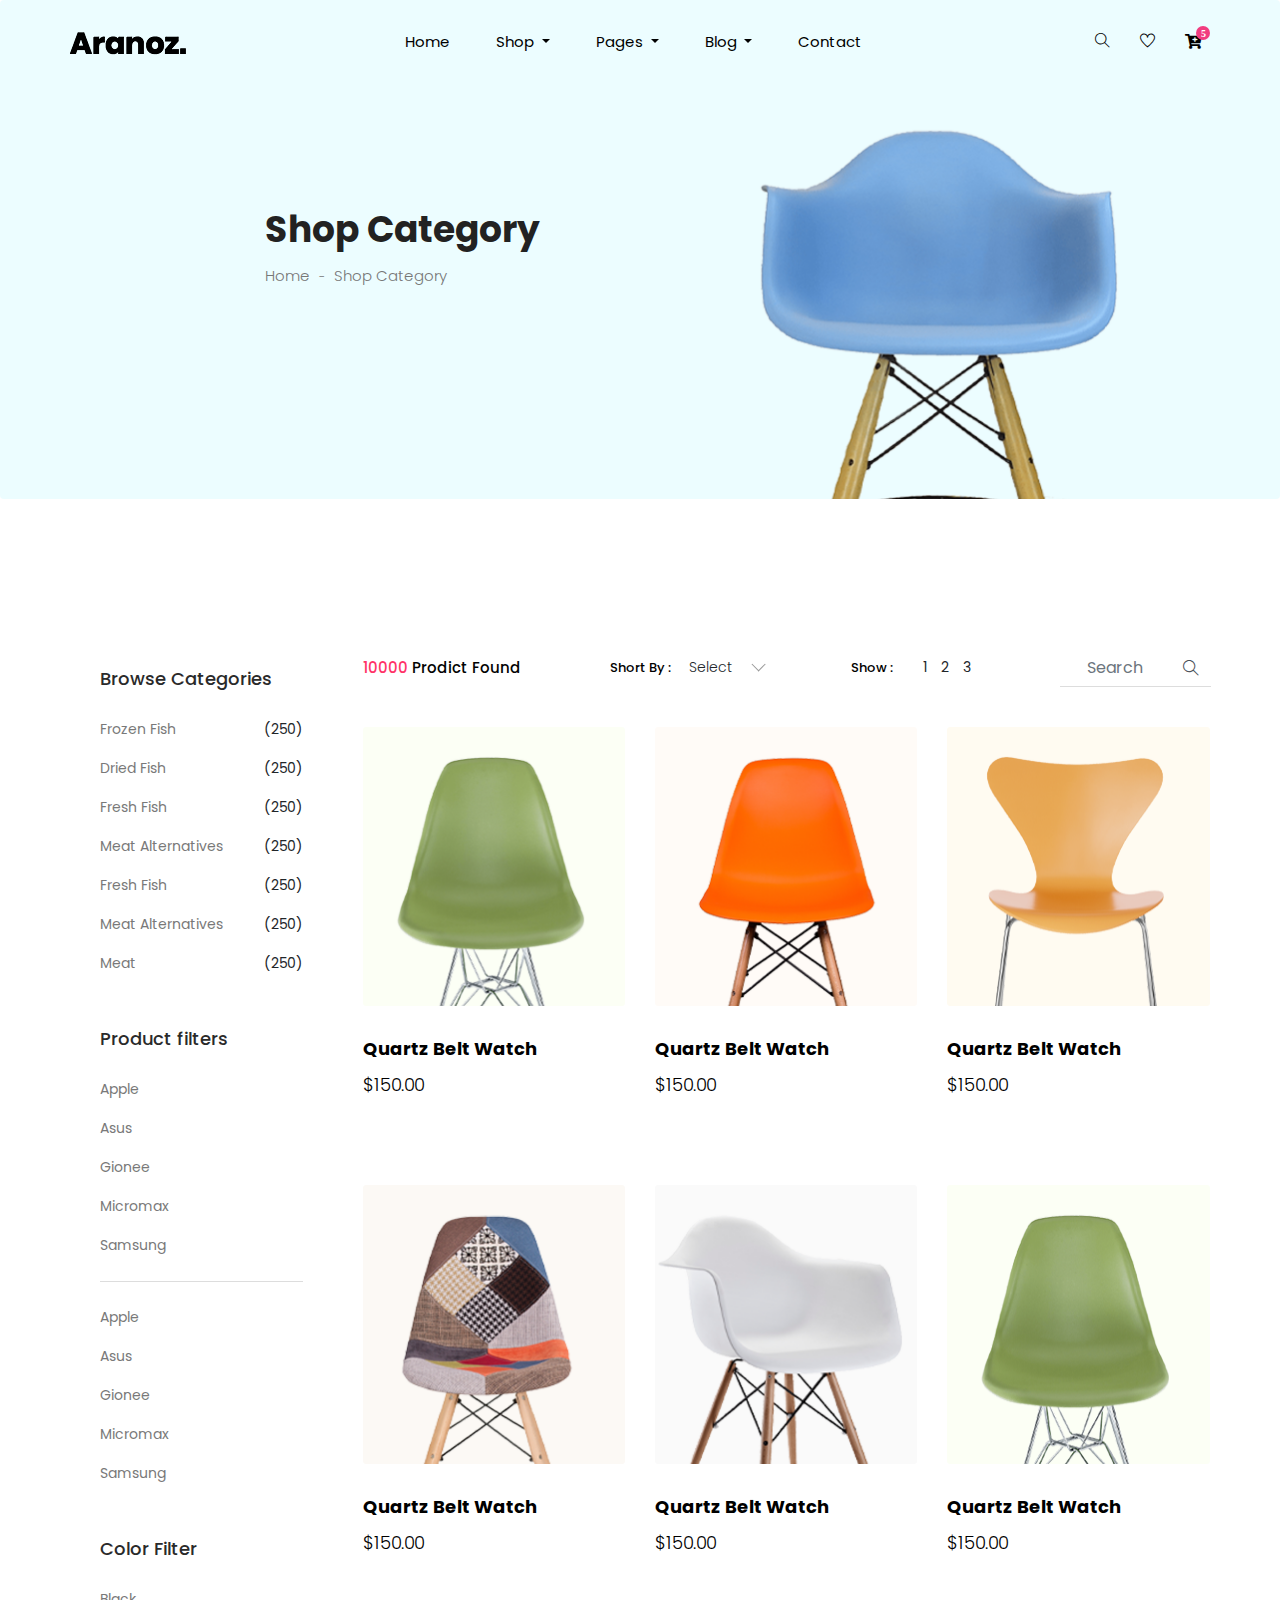
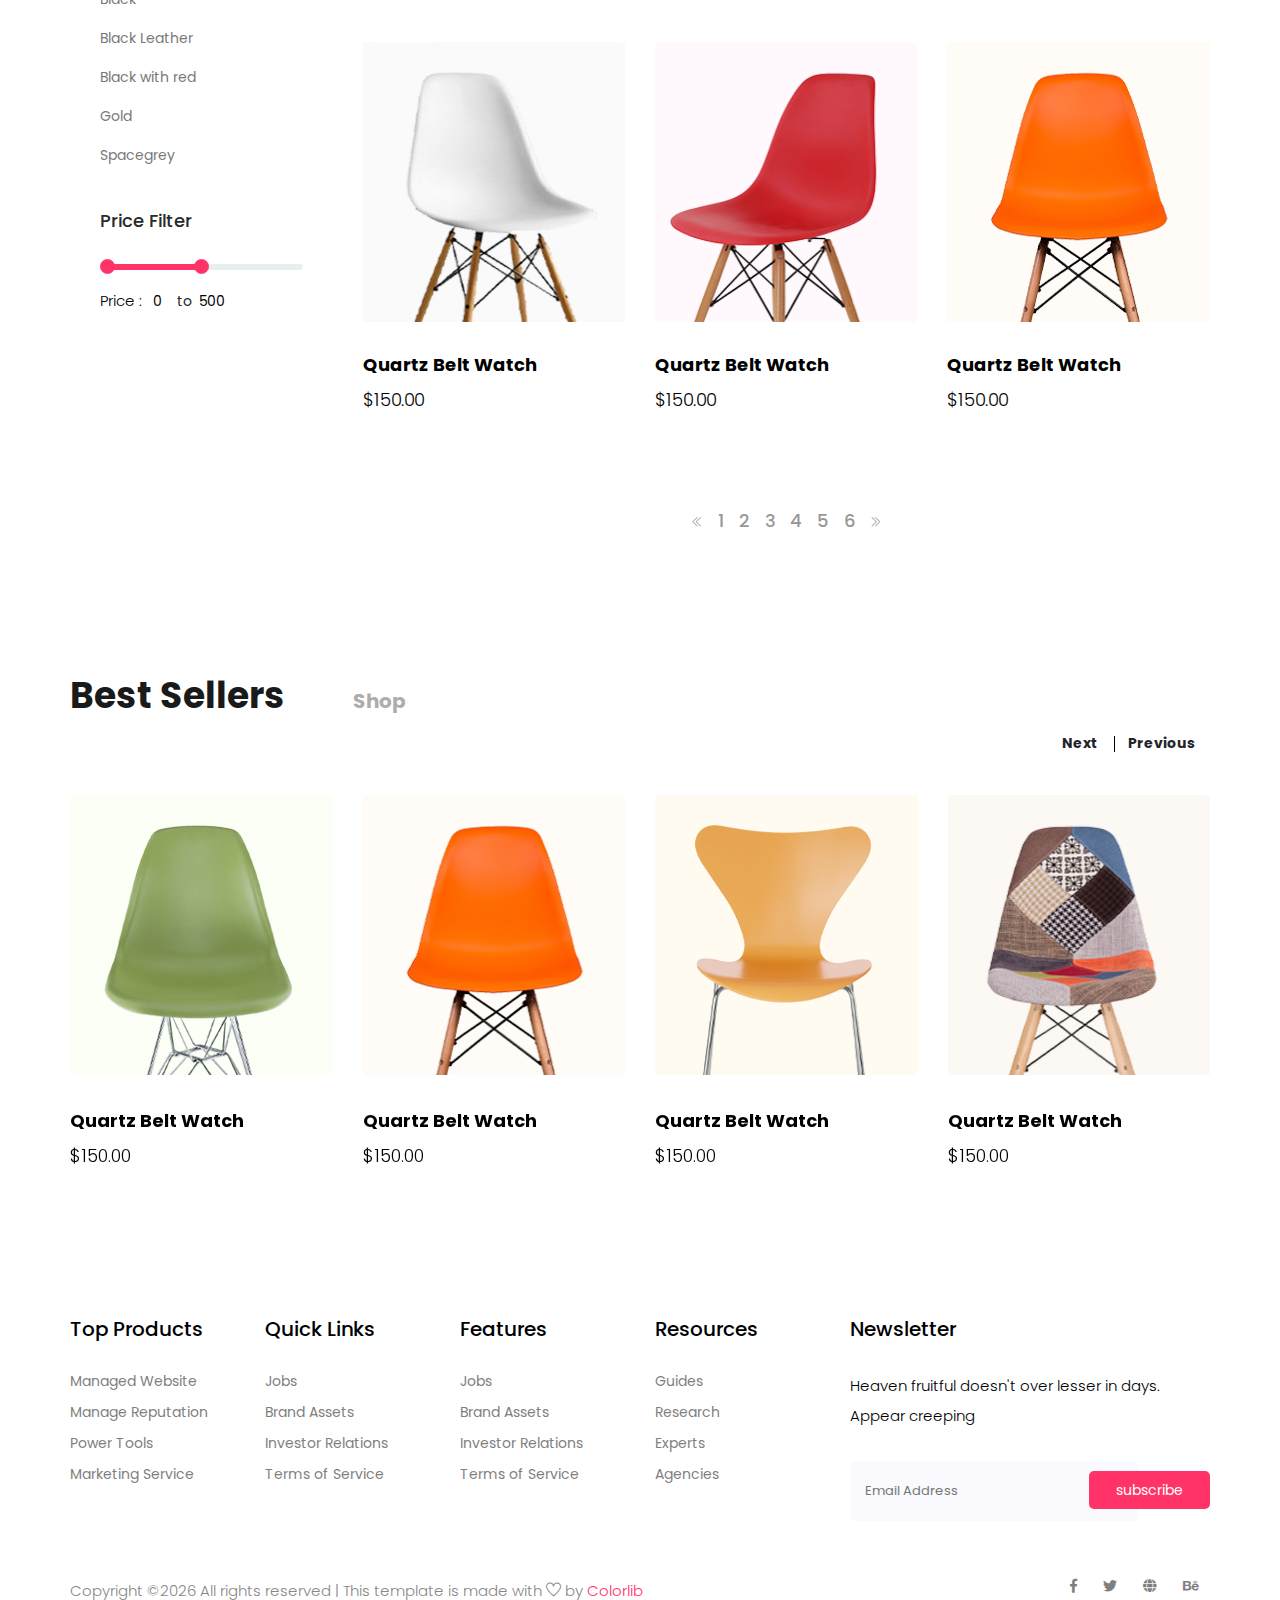
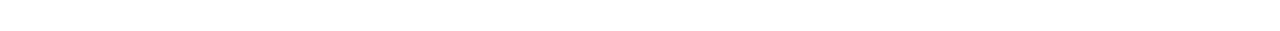
<file: работна/HTML шаблони/aranoz-master/category.html>
<!doctype html>
<html lang="zxx">

<head>
    <!-- Required meta tags -->
    <meta charset="utf-8">
    <meta name="viewport" content="width=device-width, initial-scale=1, shrink-to-fit=no">
    <title>aranoz</title>
    <link rel="icon" href="img/favicon.png">
    <!-- Bootstrap CSS -->
    <link rel="stylesheet" href="css/bootstrap.min.css">
    <!-- animate CSS -->
    <link rel="stylesheet" href="css/animate.css">
    <!-- owl carousel CSS -->
    <link rel="stylesheet" href="css/owl.carousel.min.css">
    <!-- nice select CSS -->
    <link rel="stylesheet" href="css/nice-select.css">
    <!-- font awesome CSS -->
    <link rel="stylesheet" href="css/all.css">
    <!-- flaticon CSS -->
    <link rel="stylesheet" href="css/flaticon.css">
    <link rel="stylesheet" href="css/themify-icons.css">
    <!-- font awesome CSS -->
    <link rel="stylesheet" href="css/magnific-popup.css">
    <!-- swiper CSS -->
    <link rel="stylesheet" href="css/slick.css">
    <link rel="stylesheet" href="css/price_rangs.css">
    <!-- style CSS -->
    <link rel="stylesheet" href="css/style.css">
</head>

<body>
    <!--::header part start::-->
    <header class="main_menu home_menu">
        <div class="container">
            <div class="row align-items-center">
                <div class="col-lg-12">
                    <nav class="navbar navbar-expand-lg navbar-light">
                        <a class="navbar-brand" href="index.html"> <img src="img/logo.png" alt="logo"> </a>
                        <button class="navbar-toggler" type="button" data-toggle="collapse"
                            data-target="#navbarSupportedContent" aria-controls="navbarSupportedContent"
                            aria-expanded="false" aria-label="Toggle navigation">
                            <span class="menu_icon"><i class="fas fa-bars"></i></span>
                        </button>

                        <div class="collapse navbar-collapse main-menu-item" id="navbarSupportedContent">
                            <ul class="navbar-nav">
                                <li class="nav-item">
                                    <a class="nav-link" href="index.html">Home</a>
                                </li>
                                <li class="nav-item dropdown">
                                    <a class="nav-link dropdown-toggle" href="blog.html" id="navbarDropdown_1"
                                        role="button" data-toggle="dropdown" aria-haspopup="true" aria-expanded="false">
                                        Shop
                                    </a>
                                    <div class="dropdown-menu" aria-labelledby="navbarDropdown_1">
                                        <a class="dropdown-item" href="category.html"> shop category</a>
                                        <a class="dropdown-item" href="single-product.html">product details</a>

                                    </div>
                                </li>
                                <li class="nav-item dropdown">
                                    <a class="nav-link dropdown-toggle" href="blog.html" id="navbarDropdown_3"
                                        role="button" data-toggle="dropdown" aria-haspopup="true" aria-expanded="false">
                                        pages
                                    </a>
                                    <div class="dropdown-menu" aria-labelledby="navbarDropdown_2">
                                        <a class="dropdown-item" href="login.html"> login</a>
                                        <a class="dropdown-item" href="tracking.html">tracking</a>
                                        <a class="dropdown-item" href="checkout.html">product checkout</a>
                                        <a class="dropdown-item" href="cart.html">shopping cart</a>
                                        <a class="dropdown-item" href="confirmation.html">confirmation</a>
                                        <a class="dropdown-item" href="elements.html">elements</a>
                                    </div>
                                </li>
                                <li class="nav-item dropdown">
                                    <a class="nav-link dropdown-toggle" href="blog.html" id="navbarDropdown_2"
                                        role="button" data-toggle="dropdown" aria-haspopup="true" aria-expanded="false">
                                        blog
                                    </a>
                                    <div class="dropdown-menu" aria-labelledby="navbarDropdown_2">
                                        <a class="dropdown-item" href="blog.html"> blog</a>
                                        <a class="dropdown-item" href="single-blog.html">Single blog</a>
                                    </div>
                                </li>

                                <li class="nav-item">
                                    <a class="nav-link" href="contact.html">Contact</a>
                                </li>
                            </ul>
                        </div>
                        <div class="hearer_icon d-flex">
                            <a id="search_1" href="javascript:void(0)"><i class="ti-search"></i></a>
                            <a href=""><i class="ti-heart"></i></a>
                            <div class="dropdown cart">
                                <a class="dropdown-toggle" href="#" id="navbarDropdown3" role="button"
                                    data-toggle="dropdown" aria-haspopup="true" aria-expanded="false">
                                    <i class="fas fa-cart-plus"></i>
                                </a>
                                <!-- <div class="dropdown-menu" aria-labelledby="navbarDropdown">
                                    <div class="single_product">
    
                                    </div>
                                </div> -->

                            </div>
                        </div>
                    </nav>
                </div>
            </div>
        </div>
        <div class="search_input" id="search_input_box">
            <div class="container ">
                <form class="d-flex justify-content-between search-inner">
                    <input type="text" class="form-control" id="search_input" placeholder="Search Here">
                    <button type="submit" class="btn"></button>
                    <span class="ti-close" id="close_search" title="Close Search"></span>
                </form>
            </div>
        </div>
    </header>
    <!-- Header part end-->

    <!--================Home Banner Area =================-->
    <!-- breadcrumb start-->
    <section class="breadcrumb breadcrumb_bg">
        <div class="container">
            <div class="row justify-content-center">
                <div class="col-lg-8">
                    <div class="breadcrumb_iner">
                        <div class="breadcrumb_iner_item">
                            <h2>Shop Category</h2>
                            <p>Home <span>-</span> Shop Category</p>
                        </div>
                    </div>
                </div>
            </div>
        </div>
    </section>
    <!-- breadcrumb start-->

    <!--================Category Product Area =================-->
    <section class="cat_product_area section_padding">
        <div class="container">
            <div class="row">
                <div class="col-lg-3">
                    <div class="left_sidebar_area">
                        <aside class="left_widgets p_filter_widgets">
                            <div class="l_w_title">
                                <h3>Browse Categories</h3>
                            </div>
                            <div class="widgets_inner">
                                <ul class="list">
                                    <li>
                                        <a href="#">Frozen Fish</a>
                                        <span>(250)</span>
                                    </li>
                                    <li>
                                        <a href="#">Dried Fish</a>
                                        <span>(250)</span>
                                    </li>
                                    <li>
                                        <a href="#">Fresh Fish</a>
                                        <span>(250)</span>
                                    </li>
                                    <li>
                                        <a href="#">Meat Alternatives</a>
                                        <span>(250)</span>
                                    </li>
                                    <li>
                                        <a href="#">Fresh Fish</a>
                                        <span>(250)</span>
                                    </li>
                                    <li>
                                        <a href="#">Meat Alternatives</a>
                                        <span>(250)</span>
                                    </li>
                                    <li>
                                        <a href="#">Meat</a>
                                        <span>(250)</span>
                                    </li>
                                </ul>
                            </div>
                        </aside>

                        <aside class="left_widgets p_filter_widgets">
                            <div class="l_w_title">
                                <h3>Product filters</h3>
                            </div>
                            <div class="widgets_inner">
                                <ul class="list">
                                    <li>
                                        <a href="#">Apple</a>
                                    </li>
                                    <li>
                                        <a href="#">Asus</a>
                                    </li>
                                    <li class="active">
                                        <a href="#">Gionee</a>
                                    </li>
                                    <li>
                                        <a href="#">Micromax</a>
                                    </li>
                                    <li>
                                        <a href="#">Samsung</a>
                                    </li>
                                </ul>
                                <ul class="list">
                                    <li>
                                        <a href="#">Apple</a>
                                    </li>
                                    <li>
                                        <a href="#">Asus</a>
                                    </li>
                                    <li class="active">
                                        <a href="#">Gionee</a>
                                    </li>
                                    <li>
                                        <a href="#">Micromax</a>
                                    </li>
                                    <li>
                                        <a href="#">Samsung</a>
                                    </li>
                                </ul>
                            </div>
                        </aside>

                        <aside class="left_widgets p_filter_widgets">
                            <div class="l_w_title">
                                <h3>Color Filter</h3>
                            </div>
                            <div class="widgets_inner">
                                <ul class="list">
                                    <li>
                                        <a href="#">Black</a>
                                    </li>
                                    <li>
                                        <a href="#">Black Leather</a>
                                    </li>
                                    <li class="active">
                                        <a href="#">Black with red</a>
                                    </li>
                                    <li>
                                        <a href="#">Gold</a>
                                    </li>
                                    <li>
                                        <a href="#">Spacegrey</a>
                                    </li>
                                </ul>
                            </div>
                        </aside>

                        <aside class="left_widgets p_filter_widgets price_rangs_aside">
                            <div class="l_w_title">
                                <h3>Price Filter</h3>
                            </div>
                            <div class="widgets_inner">
                                <div class="range_item">
                                    <!-- <div id="slider-range"></div> -->
                                    <input type="text" class="js-range-slider" value="" />
                                    <div class="d-flex">
                                        <div class="price_text">
                                            <p>Price :</p>
                                        </div>
                                        <div class="price_value d-flex justify-content-center">
                                            <input type="text" class="js-input-from" id="amount" readonly />
                                            <span>to</span>
                                            <input type="text" class="js-input-to" id="amount" readonly />
                                        </div>
                                    </div>
                                </div>
                            </div>
                        </aside>
                    </div>
                </div>
                <div class="col-lg-9">
                    <div class="row">
                        <div class="col-lg-12">
                            <div class="product_top_bar d-flex justify-content-between align-items-center">
                                <div class="single_product_menu">
                                    <p><span>10000 </span> Prodict Found</p>
                                </div>
                                <div class="single_product_menu d-flex">
                                    <h5>short by : </h5>
                                    <select>
                                        <option data-display="Select">name</option>
                                        <option value="1">price</option>
                                        <option value="2">product</option>
                                    </select>
                                </div>
                                <div class="single_product_menu d-flex">
                                    <h5>show :</h5>
                                    <div class="top_pageniation">
                                        <ul>
                                            <li>1</li>
                                            <li>2</li>
                                            <li>3</li>
                                        </ul>
                                    </div>
                                </div>
                                <div class="single_product_menu d-flex">
                                    <div class="input-group">
                                        <input type="text" class="form-control" placeholder="search"
                                            aria-describedby="inputGroupPrepend">
                                        <div class="input-group-prepend">
                                            <span class="input-group-text" id="inputGroupPrepend"><i
                                                    class="ti-search"></i></span>
                                        </div>
                                    </div>
                                </div>
                            </div>
                        </div>
                    </div>

                    <div class="row align-items-center latest_product_inner">
                        <div class="col-lg-4 col-sm-6">
                            <div class="single_product_item">
                                <img src="img/product/product_1.png" alt="">
                                <div class="single_product_text">
                                    <h4>Quartz Belt Watch</h4>
                                    <h3>$150.00</h3>
                                    <a href="#" class="add_cart">+ add to cart<i class="ti-heart"></i></a>
                                </div>
                            </div>
                        </div>
                        <div class="col-lg-4 col-sm-6">
                            <div class="single_product_item">
                                <img src="img/product/product_2.png" alt="">
                                <div class="single_product_text">
                                    <h4>Quartz Belt Watch</h4>
                                    <h3>$150.00</h3>
                                    <a href="#" class="add_cart">+ add to cart<i class="ti-heart"></i></a>
                                </div>
                            </div>
                        </div>
                        <div class="col-lg-4 col-sm-6">
                            <div class="single_product_item">
                                <img src="img/product/product_3.png" alt="">
                                <div class="single_product_text">
                                    <h4>Quartz Belt Watch</h4>
                                    <h3>$150.00</h3>
                                    <a href="#" class="add_cart">+ add to cart<i class="ti-heart"></i></a>
                                </div>
                            </div>
                        </div>
                        <div class="col-lg-4 col-sm-6">
                            <div class="single_product_item">
                                <img src="img/product/product_4.png" alt="">
                                <div class="single_product_text">
                                    <h4>Quartz Belt Watch</h4>
                                    <h3>$150.00</h3>
                                    <a href="#" class="add_cart">+ add to cart<i class="ti-heart"></i></a>
                                </div>
                            </div>
                        </div>
                        <div class="col-lg-4 col-sm-6">
                            <div class="single_product_item">
                                <img src="img/product/product_5.png" alt="">
                                <div class="single_product_text">
                                    <h4>Quartz Belt Watch</h4>
                                    <h3>$150.00</h3>
                                    <a href="#" class="add_cart">+ add to cart<i class="ti-heart"></i></a>
                                </div>
                            </div>
                        </div>
                        <div class="col-lg-4 col-sm-6">
                            <div class="single_product_item">
                                <img src="img/product/product_6.png" alt="">
                                <div class="single_product_text">
                                    <h4>Quartz Belt Watch</h4>
                                    <h3>$150.00</h3>
                                    <a href="#" class="add_cart">+ add to cart<i class="ti-heart"></i></a>
                                </div>
                            </div>
                        </div>
                        <div class="col-lg-4 col-sm-6">
                            <div class="single_product_item">
                                <img src="img/product/product_7.png" alt="">
                                <div class="single_product_text">
                                    <h4>Quartz Belt Watch</h4>
                                    <h3>$150.00</h3>
                                    <a href="#" class="add_cart">+ add to cart<i class="ti-heart"></i></a>
                                </div>
                            </div>
                        </div>
                        <div class="col-lg-4 col-sm-6">
                            <div class="single_product_item">
                                <img src="img/product/product_8.png" alt="">
                                <div class="single_product_text">
                                    <h4>Quartz Belt Watch</h4>
                                    <h3>$150.00</h3>
                                    <a href="#" class="add_cart">+ add to cart<i class="ti-heart"></i></a>
                                </div>
                            </div>
                        </div>
                        <div class="col-lg-4 col-sm-6">
                            <div class="single_product_item">
                                <img src="img/product/product_2.png" alt="">
                                <div class="single_product_text">
                                    <h4>Quartz Belt Watch</h4>
                                    <h3>$150.00</h3>
                                    <a href="#" class="add_cart">+ add to cart<i class="ti-heart"></i></a>
                                </div>
                            </div>
                        </div>
                        <div class="col-lg-12">
                            <div class="pageination">
                                <nav aria-label="Page navigation example">
                                    <ul class="pagination justify-content-center">
                                        <li class="page-item">
                                            <a class="page-link" href="#" aria-label="Previous">
                                                <i class="ti-angle-double-left"></i>
                                            </a>
                                        </li>
                                        <li class="page-item"><a class="page-link" href="#">1</a></li>
                                        <li class="page-item"><a class="page-link" href="#">2</a></li>
                                        <li class="page-item"><a class="page-link" href="#">3</a></li>
                                        <li class="page-item"><a class="page-link" href="#">4</a></li>
                                        <li class="page-item"><a class="page-link" href="#">5</a></li>
                                        <li class="page-item"><a class="page-link" href="#">6</a></li>
                                        <li class="page-item">
                                            <a class="page-link" href="#" aria-label="Next">
                                                <i class="ti-angle-double-right"></i>
                                            </a>
                                        </li>
                                    </ul>
                                </nav>
                            </div>
                        </div>
                    </div>
                </div>
            </div>
        </div>
    </section>
    <!--================End Category Product Area =================-->

    <!-- product_list part start-->
    <section class="product_list best_seller">
        <div class="container">
            <div class="row justify-content-center">
                <div class="col-lg-12">
                    <div class="section_tittle text-center">
                        <h2>Best Sellers <span>shop</span></h2>
                    </div>
                </div>
            </div>
            <div class="row align-items-center justify-content-between">
                <div class="col-lg-12">
                    <div class="best_product_slider owl-carousel">
                        <div class="single_product_item">
                            <img src="img/product/product_1.png" alt="">
                            <div class="single_product_text">
                                <h4>Quartz Belt Watch</h4>
                                <h3>$150.00</h3>
                            </div>
                        </div>
                        <div class="single_product_item">
                            <img src="img/product/product_2.png" alt="">
                            <div class="single_product_text">
                                <h4>Quartz Belt Watch</h4>
                                <h3>$150.00</h3>
                            </div>
                        </div>
                        <div class="single_product_item">
                            <img src="img/product/product_3.png" alt="">
                            <div class="single_product_text">
                                <h4>Quartz Belt Watch</h4>
                                <h3>$150.00</h3>
                            </div>
                        </div>
                        <div class="single_product_item">
                            <img src="img/product/product_4.png" alt="">
                            <div class="single_product_text">
                                <h4>Quartz Belt Watch</h4>
                                <h3>$150.00</h3>
                            </div>
                        </div>
                        <div class="single_product_item">
                            <img src="img/product/product_5.png" alt="">
                            <div class="single_product_text">
                                <h4>Quartz Belt Watch</h4>
                                <h3>$150.00</h3>
                            </div>
                        </div>
                    </div>
                </div>
            </div>
        </div>
    </section>
    <!-- product_list part end-->

    <!--::footer_part start::-->
    <footer class="footer_part">
        <div class="container">
            <div class="row justify-content-around">
                <div class="col-sm-6 col-lg-2">
                    <div class="single_footer_part">
                        <h4>Top Products</h4>
                        <ul class="list-unstyled">
                            <li><a href="">Managed Website</a></li>
                            <li><a href="">Manage Reputation</a></li>
                            <li><a href="">Power Tools</a></li>
                            <li><a href="">Marketing Service</a></li>
                        </ul>
                    </div>
                </div>
                <div class="col-sm-6 col-lg-2">
                    <div class="single_footer_part">
                        <h4>Quick Links</h4>
                        <ul class="list-unstyled">
                            <li><a href="">Jobs</a></li>
                            <li><a href="">Brand Assets</a></li>
                            <li><a href="">Investor Relations</a></li>
                            <li><a href="">Terms of Service</a></li>
                        </ul>
                    </div>
                </div>
                <div class="col-sm-6 col-lg-2">
                    <div class="single_footer_part">
                        <h4>Features</h4>
                        <ul class="list-unstyled">
                            <li><a href="">Jobs</a></li>
                            <li><a href="">Brand Assets</a></li>
                            <li><a href="">Investor Relations</a></li>
                            <li><a href="">Terms of Service</a></li>
                        </ul>
                    </div>
                </div>
                <div class="col-sm-6 col-lg-2">
                    <div class="single_footer_part">
                        <h4>Resources</h4>
                        <ul class="list-unstyled">
                            <li><a href="">Guides</a></li>
                            <li><a href="">Research</a></li>
                            <li><a href="">Experts</a></li>
                            <li><a href="">Agencies</a></li>
                        </ul>
                    </div>
                </div>
                <div class="col-sm-6 col-lg-4">
                    <div class="single_footer_part">
                        <h4>Newsletter</h4>
                        <p>Heaven fruitful doesn't over lesser in days. Appear creeping
                        </p>
                        <div id="mc_embed_signup">
                            <form target="_blank"
                                action="https://spondonit.us12.list-manage.com/subscribe/post?u=1462626880ade1ac87bd9c93a&amp;id=92a4423d01"
                                method="get" class="subscribe_form relative mail_part">
                                <input type="email" name="email" id="newsletter-form-email" placeholder="Email Address"
                                    class="placeholder hide-on-focus" onfocus="this.placeholder = ''"
                                    onblur="this.placeholder = ' Email Address '">
                                <button type="submit" name="submit" id="newsletter-submit"
                                    class="email_icon newsletter-submit button-contactForm">subscribe</button>
                                <div class="mt-10 info"></div>
                            </form>
                        </div>
                    </div>
                </div>
            </div>

        </div>
        <div class="copyright_part">
            <div class="container">
                <div class="row">
                    <div class="col-lg-8">
                        <div class="copyright_text">
                            <P><!-- Link back to Colorlib can't be removed. Template is licensed under CC BY 3.0. -->
Copyright &copy;<script>document.write(new Date().getFullYear());</script> All rights reserved | This template is made with <i class="ti-heart" aria-hidden="true"></i> by <a href="https://colorlib.com" target="_blank">Colorlib</a>
<!-- Link back to Colorlib can't be removed. Template is licensed under CC BY 3.0. --></P>
                        </div>
                    </div>
                    <div class="col-lg-4">
                        <div class="footer_icon social_icon">
                            <ul class="list-unstyled">
                                <li><a href="#" class="single_social_icon"><i class="fab fa-facebook-f"></i></a></li>
                                <li><a href="#" class="single_social_icon"><i class="fab fa-twitter"></i></a></li>
                                <li><a href="#" class="single_social_icon"><i class="fas fa-globe"></i></a></li>
                                <li><a href="#" class="single_social_icon"><i class="fab fa-behance"></i></a></li>
                            </ul>
                        </div>
                    </div>
                </div>
            </div>
        </div>
    </footer>
    <!--::footer_part end::-->

    <!-- jquery plugins here-->
    <script src="js/jquery-1.12.1.min.js"></script>
    <!-- popper js -->
    <script src="js/popper.min.js"></script>
    <!-- bootstrap js -->
    <script src="js/bootstrap.min.js"></script>
    <!-- easing js -->
    <script src="js/jquery.magnific-popup.js"></script>
    <!-- swiper js -->
    <script src="js/swiper.min.js"></script>
    <!-- swiper js -->
    <script src="js/masonry.pkgd.js"></script>
    <!-- particles js -->
    <script src="js/owl.carousel.min.js"></script>
    <script src="js/jquery.nice-select.min.js"></script>
    <!-- slick js -->
    <script src="js/slick.min.js"></script>
    <script src="js/jquery.counterup.min.js"></script>
    <script src="js/waypoints.min.js"></script>
    <script src="js/contact.js"></script>
    <script src="js/jquery.ajaxchimp.min.js"></script>
    <script src="js/jquery.form.js"></script>
    <script src="js/jquery.validate.min.js"></script>
    <script src="js/mail-script.js"></script>
    <script src="js/stellar.js"></script>
    <script src="js/price_rangs.js"></script>
    <!-- custom js -->
    <script src="js/custom.js"></script>
</body>

</html>
</file>
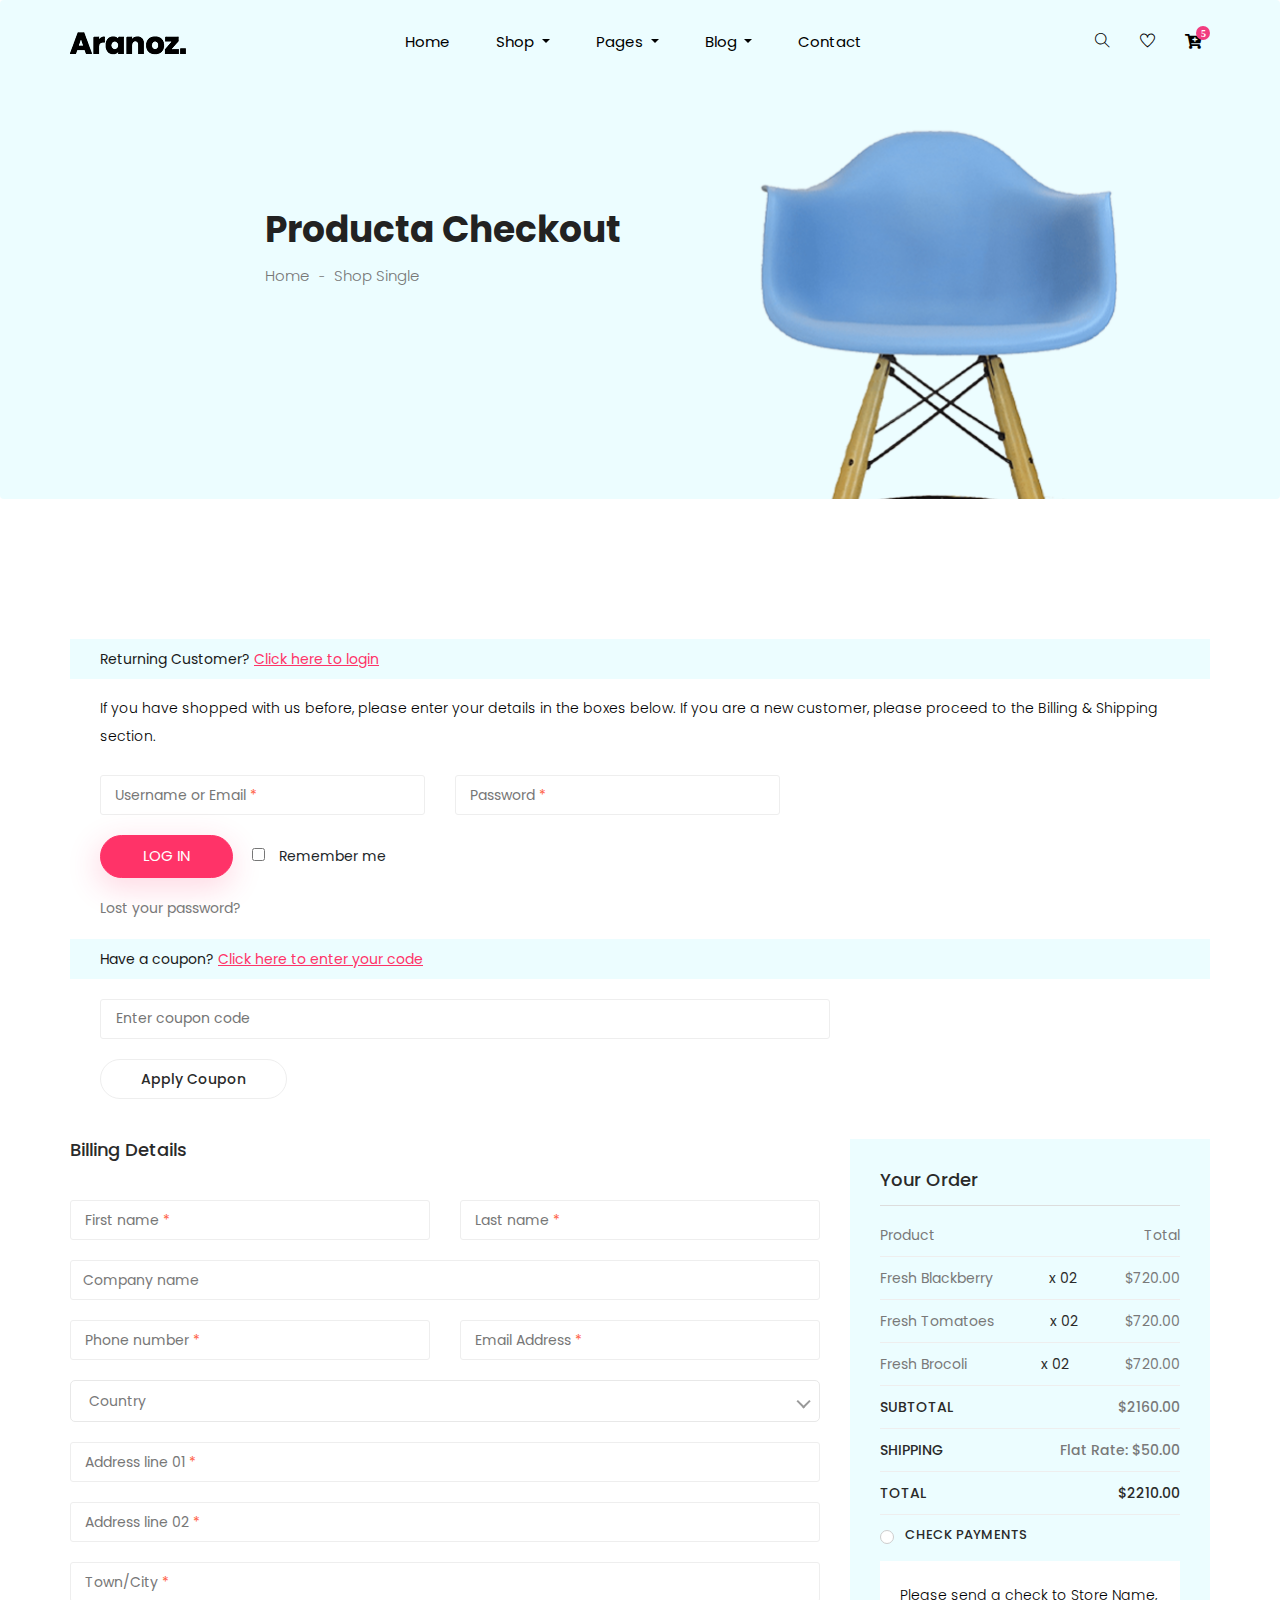
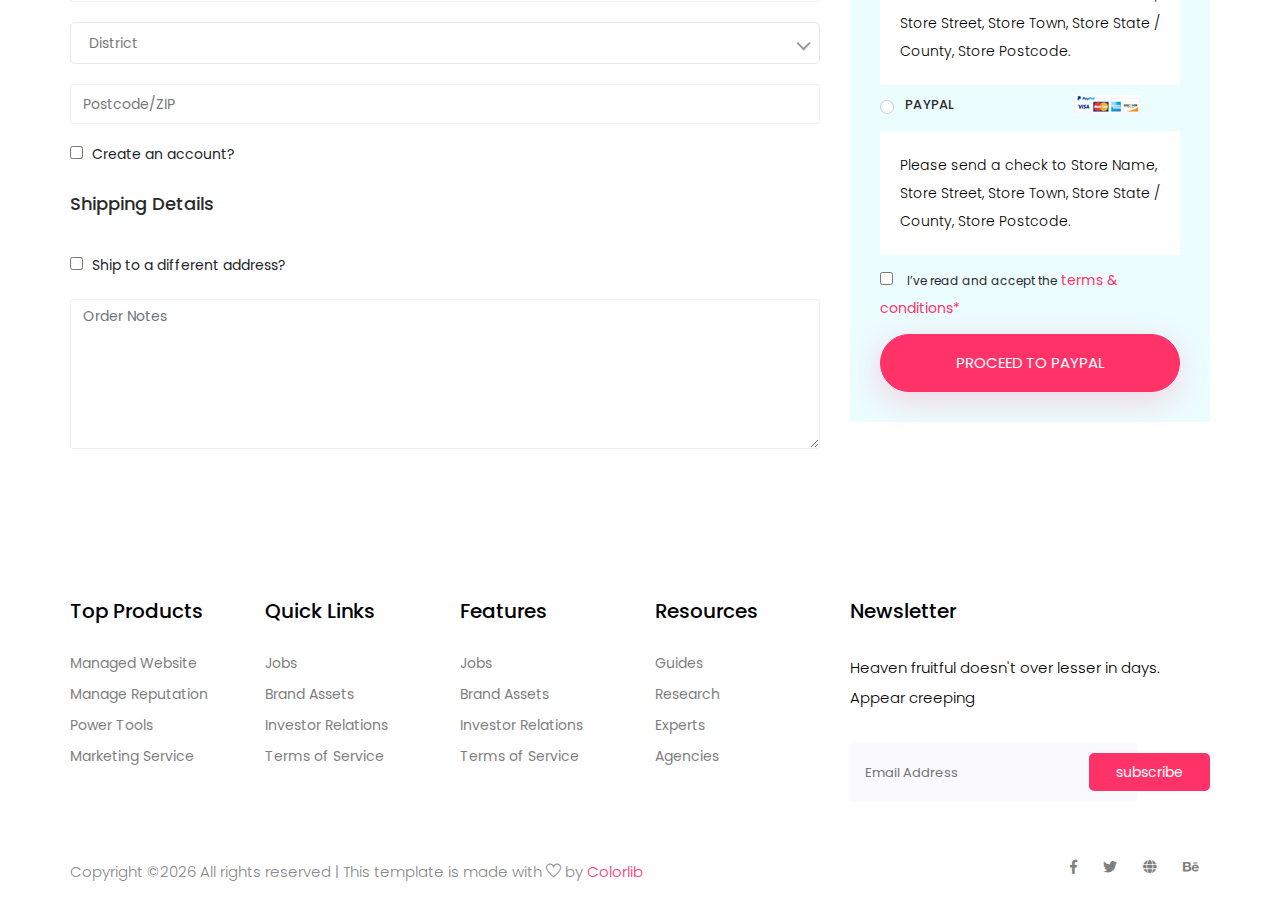
<file: работна/HTML шаблони/aranoz-master/checkout.html>
<!doctype html>
<html lang="zxx">

<head>
  <!-- Required meta tags -->
  <meta charset="utf-8">
  <meta name="viewport" content="width=device-width, initial-scale=1, shrink-to-fit=no">
  <title>aranaz</title>
  <link rel="icon" href="img/favicon.png">
  <!-- Bootstrap CSS -->
  <link rel="stylesheet" href="css/bootstrap.min.css">
  <!-- animate CSS -->
  <link rel="stylesheet" href="css/animate.css">
  <!-- owl carousel CSS -->
  <link rel="stylesheet" href="css/owl.carousel.min.css">
  <!-- nice select CSS -->
  <link rel="stylesheet" href="css/nice-select.css">
  <!-- font awesome CSS -->
  <link rel="stylesheet" href="css/all.css">
  <!-- flaticon CSS -->
  <link rel="stylesheet" href="css/flaticon.css">
  <link rel="stylesheet" href="css/themify-icons.css">
  <!-- font awesome CSS -->
  <link rel="stylesheet" href="css/magnific-popup.css">
  <!-- swiper CSS -->
  <link rel="stylesheet" href="css/slick.css">
  <link rel="stylesheet" href="css/price_rangs.css">
  <!-- style CSS -->
  <link rel="stylesheet" href="css/style.css">
</head>

<body>
  <!--::header part start::-->
  <header class="main_menu home_menu">
    <div class="container">
        <div class="row align-items-center">
            <div class="col-lg-12">
                <nav class="navbar navbar-expand-lg navbar-light">
                    <a class="navbar-brand" href="index.html"> <img src="img/logo.png" alt="logo"> </a>
                    <button class="navbar-toggler" type="button" data-toggle="collapse"
                        data-target="#navbarSupportedContent" aria-controls="navbarSupportedContent"
                        aria-expanded="false" aria-label="Toggle navigation">
                        <span class="menu_icon"><i class="fas fa-bars"></i></span>
                    </button>

                    <div class="collapse navbar-collapse main-menu-item" id="navbarSupportedContent">
                        <ul class="navbar-nav">
                            <li class="nav-item">
                                <a class="nav-link" href="index.html">Home</a>
                            </li>
                            <li class="nav-item dropdown">
                                <a class="nav-link dropdown-toggle" href="blog.html" id="navbarDropdown_1"
                                    role="button" data-toggle="dropdown" aria-haspopup="true" aria-expanded="false">
                                    Shop
                                </a>
                                <div class="dropdown-menu" aria-labelledby="navbarDropdown_1">
                                    <a class="dropdown-item" href="category.html"> shop category</a>
                                    <a class="dropdown-item" href="single-product.html">product details</a>
                                    
                                </div>
                            </li>
                            <li class="nav-item dropdown">
                                <a class="nav-link dropdown-toggle" href="blog.html" id="navbarDropdown_3"
                                    role="button" data-toggle="dropdown" aria-haspopup="true" aria-expanded="false">
                                    pages
                                </a>
                                <div class="dropdown-menu" aria-labelledby="navbarDropdown_2">
                                    <a class="dropdown-item" href="login.html"> login</a>
                                    <a class="dropdown-item" href="tracking.html">tracking</a>
                                    <a class="dropdown-item" href="checkout.html">product checkout</a>
                                    <a class="dropdown-item" href="cart.html">shopping cart</a>
                                    <a class="dropdown-item" href="confirmation.html">confirmation</a>
                                    <a class="dropdown-item" href="elements.html">elements</a>
                                </div>
                            </li>
                            <li class="nav-item dropdown">
                                <a class="nav-link dropdown-toggle" href="blog.html" id="navbarDropdown_2"
                                    role="button" data-toggle="dropdown" aria-haspopup="true" aria-expanded="false">
                                    blog
                                </a>
                                <div class="dropdown-menu" aria-labelledby="navbarDropdown_2">
                                    <a class="dropdown-item" href="blog.html"> blog</a>
                                    <a class="dropdown-item" href="single-blog.html">Single blog</a>
                                </div>
                            </li>
                            
                            <li class="nav-item">
                                <a class="nav-link" href="contact.html">Contact</a>
                            </li>
                        </ul>
                    </div>
                    <div class="hearer_icon d-flex">
                        <a id="search_1" href="javascript:void(0)"><i class="ti-search"></i></a>
                        <a href=""><i class="ti-heart"></i></a>
                        <div class="dropdown cart">
                            <a class="dropdown-toggle" href="#" id="navbarDropdown3" role="button"
                                data-toggle="dropdown" aria-haspopup="true" aria-expanded="false">
                                <i class="fas fa-cart-plus"></i>
                            </a>
                            <!-- <div class="dropdown-menu" aria-labelledby="navbarDropdown">
                                <div class="single_product">

                                </div>
                            </div> -->
                            
                        </div>
                    </div>
                </nav>
            </div>
        </div>
    </div>
    <div class="search_input" id="search_input_box">
        <div class="container ">
            <form class="d-flex justify-content-between search-inner">
                <input type="text" class="form-control" id="search_input" placeholder="Search Here">
                <button type="submit" class="btn"></button>
                <span class="ti-close" id="close_search" title="Close Search"></span>
            </form>
        </div>
    </div>
</header>
  <!-- Header part end-->

  <!--================Home Banner Area =================-->
  <!-- breadcrumb start-->
  <section class="breadcrumb breadcrumb_bg">
    <div class="container">
      <div class="row justify-content-center">
        <div class="col-lg-8">
          <div class="breadcrumb_iner">
            <div class="breadcrumb_iner_item">
              <h2>Producta Checkout</h2>
              <p>Home <span>-</span> Shop Single</p>
            </div>
          </div>
        </div>
      </div>
    </div>
  </section>
  <!-- breadcrumb start-->

  <!--================Checkout Area =================-->
  <section class="checkout_area padding_top">
    <div class="container">
      <div class="returning_customer">
        <div class="check_title">
          <h2>
            Returning Customer?
            <a href="#">Click here to login</a>
          </h2>
        </div>
        <p>
          If you have shopped with us before, please enter your details in the
          boxes below. If you are a new customer, please proceed to the
          Billing & Shipping section.
        </p>
        <form class="row contact_form" action="#" method="post" novalidate="novalidate">
          <div class="col-md-6 form-group p_star">
            <input type="text" class="form-control" id="name" name="name" value=" " />
            <span class="placeholder" data-placeholder="Username or Email"></span>
          </div>
          <div class="col-md-6 form-group p_star">
            <input type="password" class="form-control" id="password" name="password" value="" />
            <span class="placeholder" data-placeholder="Password"></span>
          </div>
          <div class="col-md-12 form-group">
            <button type="submit" value="submit" class="btn_3">
              log in
            </button>
            <div class="creat_account">
              <input type="checkbox" id="f-option" name="selector" />
              <label for="f-option">Remember me</label>
            </div>
            <a class="lost_pass" href="#">Lost your password?</a>
          </div>
        </form>
      </div>
      <div class="cupon_area">
        <div class="check_title">
          <h2>
            Have a coupon?
            <a href="#">Click here to enter your code</a>
          </h2>
        </div>
        <input type="text" placeholder="Enter coupon code" />
        <a class="tp_btn" href="#">Apply Coupon</a>
      </div>
      <div class="billing_details">
        <div class="row">
          <div class="col-lg-8">
            <h3>Billing Details</h3>
            <form class="row contact_form" action="#" method="post" novalidate="novalidate">
              <div class="col-md-6 form-group p_star">
                <input type="text" class="form-control" id="first" name="name" />
                <span class="placeholder" data-placeholder="First name"></span>
              </div>
              <div class="col-md-6 form-group p_star">
                <input type="text" class="form-control" id="last" name="name" />
                <span class="placeholder" data-placeholder="Last name"></span>
              </div>
              <div class="col-md-12 form-group">
                <input type="text" class="form-control" id="company" name="company" placeholder="Company name" />
              </div>
              <div class="col-md-6 form-group p_star">
                <input type="text" class="form-control" id="number" name="number" />
                <span class="placeholder" data-placeholder="Phone number"></span>
              </div>
              <div class="col-md-6 form-group p_star">
                <input type="text" class="form-control" id="email" name="compemailany" />
                <span class="placeholder" data-placeholder="Email Address"></span>
              </div>
              <div class="col-md-12 form-group p_star">
                <select class="country_select">
                  <option value="1">Country</option>
                  <option value="2">Country</option>
                  <option value="4">Country</option>
                </select>
              </div>
              <div class="col-md-12 form-group p_star">
                <input type="text" class="form-control" id="add1" name="add1" />
                <span class="placeholder" data-placeholder="Address line 01"></span>
              </div>
              <div class="col-md-12 form-group p_star">
                <input type="text" class="form-control" id="add2" name="add2" />
                <span class="placeholder" data-placeholder="Address line 02"></span>
              </div>
              <div class="col-md-12 form-group p_star">
                <input type="text" class="form-control" id="city" name="city" />
                <span class="placeholder" data-placeholder="Town/City"></span>
              </div>
              <div class="col-md-12 form-group p_star">
                <select class="country_select">
                  <option value="1">District</option>
                  <option value="2">District</option>
                  <option value="4">District</option>
                </select>
              </div>
              <div class="col-md-12 form-group">
                <input type="text" class="form-control" id="zip" name="zip" placeholder="Postcode/ZIP" />
              </div>
              <div class="col-md-12 form-group">
                <div class="creat_account">
                  <input type="checkbox" id="f-option2" name="selector" />
                  <label for="f-option2">Create an account?</label>
                </div>
              </div>
              <div class="col-md-12 form-group">
                <div class="creat_account">
                  <h3>Shipping Details</h3>
                  <input type="checkbox" id="f-option3" name="selector" />
                  <label for="f-option3">Ship to a different address?</label>
                </div>
                <textarea class="form-control" name="message" id="message" rows="1"
                  placeholder="Order Notes"></textarea>
              </div>
            </form>
          </div>
          <div class="col-lg-4">
            <div class="order_box">
              <h2>Your Order</h2>
              <ul class="list">
                <li>
                  <a href="#">Product
                    <span>Total</span>
                  </a>
                </li>
                <li>
                  <a href="#">Fresh Blackberry
                    <span class="middle">x 02</span>
                    <span class="last">$720.00</span>
                  </a>
                </li>
                <li>
                  <a href="#">Fresh Tomatoes
                    <span class="middle">x 02</span>
                    <span class="last">$720.00</span>
                  </a>
                </li>
                <li>
                  <a href="#">Fresh Brocoli
                    <span class="middle">x 02</span>
                    <span class="last">$720.00</span>
                  </a>
                </li>
              </ul>
              <ul class="list list_2">
                <li>
                  <a href="#">Subtotal
                    <span>$2160.00</span>
                  </a>
                </li>
                <li>
                  <a href="#">Shipping
                    <span>Flat rate: $50.00</span>
                  </a>
                </li>
                <li>
                  <a href="#">Total
                    <span>$2210.00</span>
                  </a>
                </li>
              </ul>
              <div class="payment_item">
                <div class="radion_btn">
                  <input type="radio" id="f-option5" name="selector" />
                  <label for="f-option5">Check payments</label>
                  <div class="check"></div>
                </div>
                <p>
                  Please send a check to Store Name, Store Street, Store Town,
                  Store State / County, Store Postcode.
                </p>
              </div>
              <div class="payment_item active">
                <div class="radion_btn">
                  <input type="radio" id="f-option6" name="selector" />
                  <label for="f-option6">Paypal </label>
                  <img src="img/product/single-product/card.jpg" alt="" />
                  <div class="check"></div>
                </div>
                <p>
                  Please send a check to Store Name, Store Street, Store Town,
                  Store State / County, Store Postcode.
                </p>
              </div>
              <div class="creat_account">
                <input type="checkbox" id="f-option4" name="selector" />
                <label for="f-option4">I’ve read and accept the </label>
                <a href="#">terms & conditions*</a>
              </div>
              <a class="btn_3" href="#">Proceed to Paypal</a>
            </div>
          </div>
        </div>
      </div>
    </div>
  </section>
  <!--================End Checkout Area =================-->

  <!--::footer_part start::-->
  <footer class="footer_part">
    <div class="container">
      <div class="row justify-content-around">
        <div class="col-sm-6 col-lg-2">
          <div class="single_footer_part">
            <h4>Top Products</h4>
            <ul class="list-unstyled">
              <li><a href="">Managed Website</a></li>
              <li><a href="">Manage Reputation</a></li>
              <li><a href="">Power Tools</a></li>
              <li><a href="">Marketing Service</a></li>
            </ul>
          </div>
        </div>
        <div class="col-sm-6 col-lg-2">
          <div class="single_footer_part">
            <h4>Quick Links</h4>
            <ul class="list-unstyled">
              <li><a href="">Jobs</a></li>
              <li><a href="">Brand Assets</a></li>
              <li><a href="">Investor Relations</a></li>
              <li><a href="">Terms of Service</a></li>
            </ul>
          </div>
        </div>
        <div class="col-sm-6 col-lg-2">
          <div class="single_footer_part">
            <h4>Features</h4>
            <ul class="list-unstyled">
              <li><a href="">Jobs</a></li>
              <li><a href="">Brand Assets</a></li>
              <li><a href="">Investor Relations</a></li>
              <li><a href="">Terms of Service</a></li>
            </ul>
          </div>
        </div>
        <div class="col-sm-6 col-lg-2">
          <div class="single_footer_part">
            <h4>Resources</h4>
            <ul class="list-unstyled">
              <li><a href="">Guides</a></li>
              <li><a href="">Research</a></li>
              <li><a href="">Experts</a></li>
              <li><a href="">Agencies</a></li>
            </ul>
          </div>
        </div>
        <div class="col-sm-6 col-lg-4">
          <div class="single_footer_part">
            <h4>Newsletter</h4>
            <p>Heaven fruitful doesn't over lesser in days. Appear creeping
            </p>
            <div id="mc_embed_signup">
              <form target="_blank"
                action="https://spondonit.us12.list-manage.com/subscribe/post?u=1462626880ade1ac87bd9c93a&amp;id=92a4423d01"
                method="get" class="subscribe_form relative mail_part">
                <input type="email" name="email" id="newsletter-form-email" placeholder="Email Address"
                  class="placeholder hide-on-focus" onfocus="this.placeholder = ''"
                  onblur="this.placeholder = ' Email Address '">
                <button type="submit" name="submit" id="newsletter-submit"
                  class="email_icon newsletter-submit button-contactForm">subscribe</button>
                <div class="mt-10 info"></div>
              </form>
            </div>
          </div>
        </div>
      </div>

    </div>
    <div class="copyright_part">
      <div class="container">
        <div class="row">
          <div class="col-lg-8">
            <div class="copyright_text">
              <P><!-- Link back to Colorlib can't be removed. Template is licensed under CC BY 3.0. -->
Copyright &copy;<script>document.write(new Date().getFullYear());</script> All rights reserved | This template is made with <i class="ti-heart" aria-hidden="true"></i> by <a href="https://colorlib.com" target="_blank">Colorlib</a>
<!-- Link back to Colorlib can't be removed. Template is licensed under CC BY 3.0. --></P>
            </div>
          </div>
          <div class="col-lg-4">
            <div class="footer_icon social_icon">
              <ul class="list-unstyled">
                <li><a href="#" class="single_social_icon"><i class="fab fa-facebook-f"></i></a></li>
                <li><a href="#" class="single_social_icon"><i class="fab fa-twitter"></i></a></li>
                <li><a href="#" class="single_social_icon"><i class="fas fa-globe"></i></a></li>
                <li><a href="#" class="single_social_icon"><i class="fab fa-behance"></i></a></li>
              </ul>
            </div>
          </div>
        </div>
      </div>
    </div>
  </footer>
  <!--::footer_part end::-->

  <!-- jquery plugins here-->
  <!-- jquery -->
  <script src="js/jquery-1.12.1.min.js"></script>
  <!-- popper js -->
  <script src="js/popper.min.js"></script>
  <!-- bootstrap js -->
  <script src="js/bootstrap.min.js"></script>
  <!-- easing js -->
  <script src="js/jquery.magnific-popup.js"></script>
  <!-- swiper js -->
  <script src="js/swiper.min.js"></script>
  <!-- swiper js -->
  <script src="js/masonry.pkgd.js"></script>
  <!-- particles js -->
  <script src="js/owl.carousel.min.js"></script>
  <script src="js/jquery.nice-select.min.js"></script>
  <!-- slick js -->
  <script src="js/slick.min.js"></script>
  <script src="js/jquery.counterup.min.js"></script>
  <script src="js/waypoints.min.js"></script>
  <script src="js/contact.js"></script>
  <script src="js/jquery.ajaxchimp.min.js"></script>
  <script src="js/jquery.form.js"></script>
  <script src="js/jquery.validate.min.js"></script>
  <script src="js/mail-script.js"></script>
  <script src="js/stellar.js"></script>
  <script src="js/price_rangs.js"></script>
  <!-- custom js -->
  <script src="js/custom.js"></script>
</body>

</html>
</file>
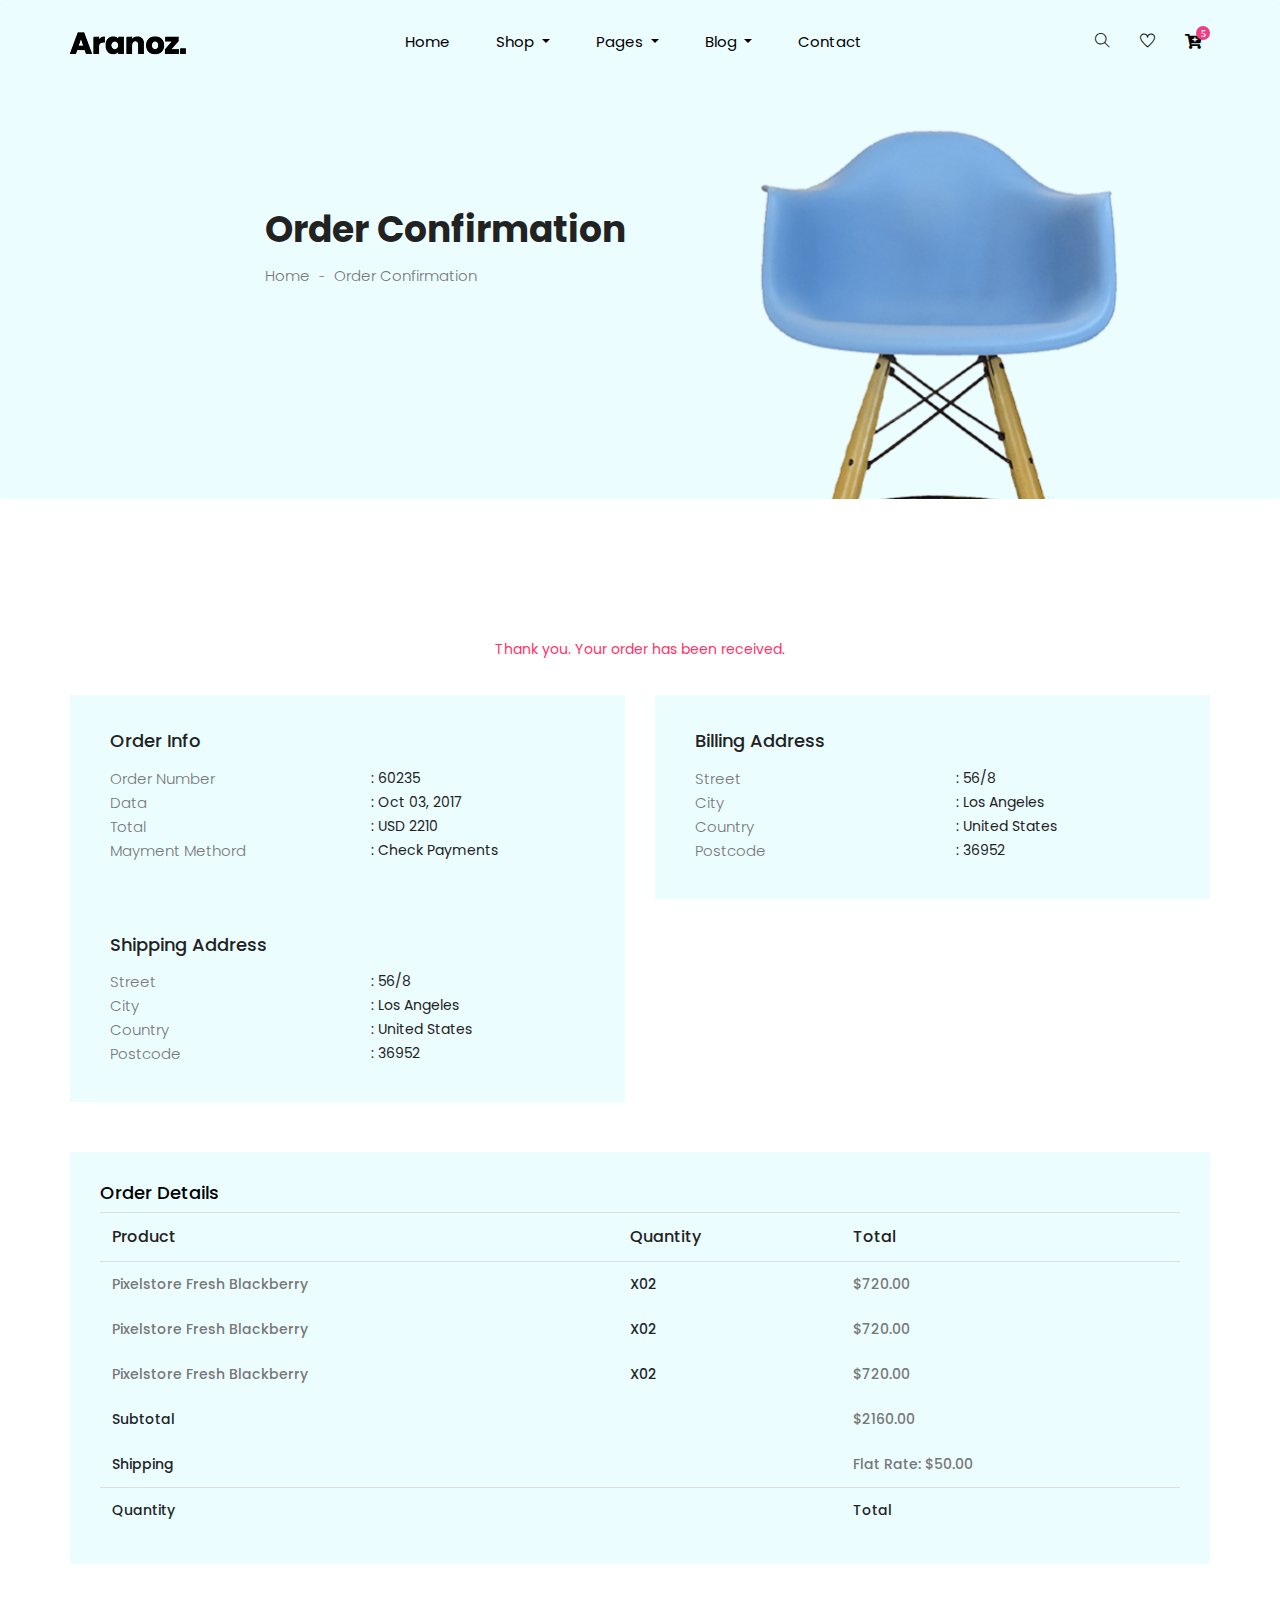
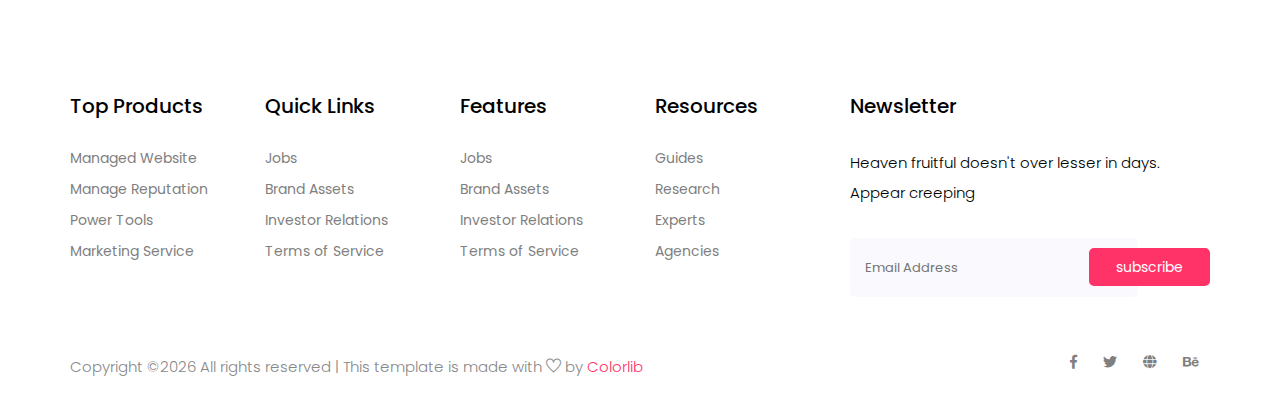
<file: работна/HTML шаблони/aranoz-master/confirmation.html>
<!doctype html>
<html lang="zxx">

<head>
  <!-- Required meta tags -->
  <meta charset="utf-8">
  <meta name="viewport" content="width=device-width, initial-scale=1, shrink-to-fit=no">
  <title>aranaz</title>
  <link rel="icon" href="img/favicon.png">
  <!-- Bootstrap CSS -->
  <link rel="stylesheet" href="css/bootstrap.min.css">
  <!-- animate CSS -->
  <link rel="stylesheet" href="css/animate.css">
  <!-- owl carousel CSS -->
  <link rel="stylesheet" href="css/owl.carousel.min.css">
  <!-- nice select CSS -->
  <link rel="stylesheet" href="css/nice-select.css">
  <!-- font awesome CSS -->
  <link rel="stylesheet" href="css/all.css">
  <!-- flaticon CSS -->
  <link rel="stylesheet" href="css/flaticon.css">
  <link rel="stylesheet" href="css/themify-icons.css">
  <!-- font awesome CSS -->
  <link rel="stylesheet" href="css/magnific-popup.css">
  <!-- swiper CSS -->
  <link rel="stylesheet" href="css/slick.css">
  <link rel="stylesheet" href="css/price_rangs.css">
  <!-- style CSS -->
  <link rel="stylesheet" href="css/style.css">
</head>

<body>
  <!--::header part start::-->
  <header class="main_menu home_menu">
    <div class="container">
        <div class="row align-items-center">
            <div class="col-lg-12">
                <nav class="navbar navbar-expand-lg navbar-light">
                    <a class="navbar-brand" href="index.html"> <img src="img/logo.png" alt="logo"> </a>
                    <button class="navbar-toggler" type="button" data-toggle="collapse"
                        data-target="#navbarSupportedContent" aria-controls="navbarSupportedContent"
                        aria-expanded="false" aria-label="Toggle navigation">
                        <span class="menu_icon"><i class="fas fa-bars"></i></span>
                    </button>

                    <div class="collapse navbar-collapse main-menu-item" id="navbarSupportedContent">
                        <ul class="navbar-nav">
                            <li class="nav-item">
                                <a class="nav-link" href="index.html">Home</a>
                            </li>
                            <li class="nav-item dropdown">
                                <a class="nav-link dropdown-toggle" href="blog.html" id="navbarDropdown_1"
                                    role="button" data-toggle="dropdown" aria-haspopup="true" aria-expanded="false">
                                    Shop
                                </a>
                                <div class="dropdown-menu" aria-labelledby="navbarDropdown_1">
                                    <a class="dropdown-item" href="category.html"> shop category</a>
                                    <a class="dropdown-item" href="single-product.html">product details</a>
                                    
                                </div>
                            </li>
                            <li class="nav-item dropdown">
                                <a class="nav-link dropdown-toggle" href="blog.html" id="navbarDropdown_3"
                                    role="button" data-toggle="dropdown" aria-haspopup="true" aria-expanded="false">
                                    pages
                                </a>
                                <div class="dropdown-menu" aria-labelledby="navbarDropdown_2">
                                    <a class="dropdown-item" href="login.html"> login</a>
                                    <a class="dropdown-item" href="tracking.html">tracking</a>
                                    <a class="dropdown-item" href="checkout.html">product checkout</a>
                                    <a class="dropdown-item" href="cart.html">shopping cart</a>
                                    <a class="dropdown-item" href="confirmation.html">confirmation</a>
                                    <a class="dropdown-item" href="elements.html">elements</a>
                                </div>
                            </li>
                            <li class="nav-item dropdown">
                                <a class="nav-link dropdown-toggle" href="blog.html" id="navbarDropdown_2"
                                    role="button" data-toggle="dropdown" aria-haspopup="true" aria-expanded="false">
                                    blog
                                </a>
                                <div class="dropdown-menu" aria-labelledby="navbarDropdown_2">
                                    <a class="dropdown-item" href="blog.html"> blog</a>
                                    <a class="dropdown-item" href="single-blog.html">Single blog</a>
                                </div>
                            </li>
                            
                            <li class="nav-item">
                                <a class="nav-link" href="contact.html">Contact</a>
                            </li>
                        </ul>
                    </div>
                    <div class="hearer_icon d-flex">
                        <a id="search_1" href="javascript:void(0)"><i class="ti-search"></i></a>
                        <a href=""><i class="ti-heart"></i></a>
                        <div class="dropdown cart">
                            <a class="dropdown-toggle" href="#" id="navbarDropdown3" role="button"
                                data-toggle="dropdown" aria-haspopup="true" aria-expanded="false">
                                <i class="fas fa-cart-plus"></i>
                            </a>
                            <!-- <div class="dropdown-menu" aria-labelledby="navbarDropdown">
                                <div class="single_product">

                                </div>
                            </div> -->
                            
                        </div>
                    </div>
                </nav>
            </div>
        </div>
    </div>
    <div class="search_input" id="search_input_box">
        <div class="container ">
            <form class="d-flex justify-content-between search-inner">
                <input type="text" class="form-control" id="search_input" placeholder="Search Here">
                <button type="submit" class="btn"></button>
                <span class="ti-close" id="close_search" title="Close Search"></span>
            </form>
        </div>
    </div>
</header>
  <!-- Header part end-->

  <!--================Home Banner Area =================-->
  <!-- breadcrumb start-->
  <section class="breadcrumb breadcrumb_bg">
    <div class="container">
      <div class="row justify-content-center">
        <div class="col-lg-8">
          <div class="breadcrumb_iner">
            <div class="breadcrumb_iner_item">
              <h2>Order Confirmation</h2>
              <p>Home <span>-</span> Order Confirmation</p>
            </div>
          </div>
        </div>
      </div>
    </div>
  </section>
  <!-- breadcrumb start-->

  <!--================ confirmation part start =================-->
  <section class="confirmation_part padding_top">
    <div class="container">
      <div class="row">
        <div class="col-lg-12">
          <div class="confirmation_tittle">
            <span>Thank you. Your order has been received.</span>
          </div>
        </div>
        <div class="col-lg-6 col-lx-4">
          <div class="single_confirmation_details">
            <h4>order info</h4>
            <ul>
              <li>
                <p>order number</p><span>: 60235</span>
              </li>
              <li>
                <p>data</p><span>: Oct 03, 2017</span>
              </li>
              <li>
                <p>total</p><span>: USD 2210</span>
              </li>
              <li>
                <p>mayment methord</p><span>: Check payments</span>
              </li>
            </ul>
          </div>
        </div>
        <div class="col-lg-6 col-lx-4">
          <div class="single_confirmation_details">
            <h4>Billing Address</h4>
            <ul>
              <li>
                <p>Street</p><span>: 56/8</span>
              </li>
              <li>
                <p>city</p><span>: Los Angeles</span>
              </li>
              <li>
                <p>country</p><span>: United States</span>
              </li>
              <li>
                <p>postcode</p><span>: 36952</span>
              </li>
            </ul>
          </div>
        </div>
        <div class="col-lg-6 col-lx-4">
          <div class="single_confirmation_details">
            <h4>shipping Address</h4>
            <ul>
              <li>
                <p>Street</p><span>: 56/8</span>
              </li>
              <li>
                <p>city</p><span>: Los Angeles</span>
              </li>
              <li>
                <p>country</p><span>: United States</span>
              </li>
              <li>
                <p>postcode</p><span>: 36952</span>
              </li>
            </ul>
          </div>
        </div>
      </div>
      <div class="row">
        <div class="col-lg-12">
          <div class="order_details_iner">
            <h3>Order Details</h3>
            <table class="table table-borderless">
              <thead>
                <tr>
                  <th scope="col" colspan="2">Product</th>
                  <th scope="col">Quantity</th>
                  <th scope="col">Total</th>
                </tr>
              </thead>
              <tbody>
                <tr>
                  <th colspan="2"><span>Pixelstore fresh Blackberry</span></th>
                  <th>x02</th>
                  <th> <span>$720.00</span></th>
                </tr>
                <tr>
                  <th colspan="2"><span>Pixelstore fresh Blackberry</span></th>
                  <th>x02</th>
                  <th> <span>$720.00</span></th>
                </tr>
                <tr>
                  <th colspan="2"><span>Pixelstore fresh Blackberry</span></th>
                  <th>x02</th>
                  <th> <span>$720.00</span></th>
                </tr>
                <tr>
                  <th colspan="3">Subtotal</th>
                  <th> <span>$2160.00</span></th>
                </tr>
                <tr>
                  <th colspan="3">shipping</th>
                  <th><span>flat rate: $50.00</span></th>
                </tr>
              </tbody>
              <tfoot>
                <tr>
                  <th scope="col" colspan="3">Quantity</th>
                  <th scope="col">Total</th>
                </tr>
              </tfoot>
            </table>
          </div>
        </div>
      </div>
    </div>
  </section>
  <!--================ confirmation part end =================-->

  <!--::footer_part start::-->
  <footer class="footer_part">
    <div class="container">
      <div class="row justify-content-around">
        <div class="col-sm-6 col-lg-2">
          <div class="single_footer_part">
            <h4>Top Products</h4>
            <ul class="list-unstyled">
              <li><a href="">Managed Website</a></li>
              <li><a href="">Manage Reputation</a></li>
              <li><a href="">Power Tools</a></li>
              <li><a href="">Marketing Service</a></li>
            </ul>
          </div>
        </div>
        <div class="col-sm-6 col-lg-2">
          <div class="single_footer_part">
            <h4>Quick Links</h4>
            <ul class="list-unstyled">
              <li><a href="">Jobs</a></li>
              <li><a href="">Brand Assets</a></li>
              <li><a href="">Investor Relations</a></li>
              <li><a href="">Terms of Service</a></li>
            </ul>
          </div>
        </div>
        <div class="col-sm-6 col-lg-2">
          <div class="single_footer_part">
            <h4>Features</h4>
            <ul class="list-unstyled">
              <li><a href="">Jobs</a></li>
              <li><a href="">Brand Assets</a></li>
              <li><a href="">Investor Relations</a></li>
              <li><a href="">Terms of Service</a></li>
            </ul>
          </div>
        </div>
        <div class="col-sm-6 col-lg-2">
          <div class="single_footer_part">
            <h4>Resources</h4>
            <ul class="list-unstyled">
              <li><a href="">Guides</a></li>
              <li><a href="">Research</a></li>
              <li><a href="">Experts</a></li>
              <li><a href="">Agencies</a></li>
            </ul>
          </div>
        </div>
        <div class="col-sm-6 col-lg-4">
          <div class="single_footer_part">
            <h4>Newsletter</h4>
            <p>Heaven fruitful doesn't over lesser in days. Appear creeping
            </p>
            <div id="mc_embed_signup">
              <form target="_blank"
                action="https://spondonit.us12.list-manage.com/subscribe/post?u=1462626880ade1ac87bd9c93a&amp;id=92a4423d01"
                method="get" class="subscribe_form relative mail_part">
                <input type="email" name="email" id="newsletter-form-email" placeholder="Email Address"
                  class="placeholder hide-on-focus" onfocus="this.placeholder = ''"
                  onblur="this.placeholder = ' Email Address '">
                <button type="submit" name="submit" id="newsletter-submit"
                  class="email_icon newsletter-submit button-contactForm">subscribe</button>
                <div class="mt-10 info"></div>
              </form>
            </div>
          </div>
        </div>
      </div>

    </div>
    <div class="copyright_part">
      <div class="container">
        <div class="row">
          <div class="col-lg-8">
            <div class="copyright_text">
              <P><!-- Link back to Colorlib can't be removed. Template is licensed under CC BY 3.0. -->
Copyright &copy;<script>document.write(new Date().getFullYear());</script> All rights reserved | This template is made with <i class="ti-heart" aria-hidden="true"></i> by <a href="https://colorlib.com" target="_blank">Colorlib</a>
<!-- Link back to Colorlib can't be removed. Template is licensed under CC BY 3.0. --></P>
            </div>
          </div>
          <div class="col-lg-4">
            <div class="footer_icon social_icon">
              <ul class="list-unstyled">
                <li><a href="#" class="single_social_icon"><i class="fab fa-facebook-f"></i></a></li>
                <li><a href="#" class="single_social_icon"><i class="fab fa-twitter"></i></a></li>
                <li><a href="#" class="single_social_icon"><i class="fas fa-globe"></i></a></li>
                <li><a href="#" class="single_social_icon"><i class="fab fa-behance"></i></a></li>
              </ul>
            </div>
          </div>
        </div>
      </div>
    </div>
  </footer>
  <!--::footer_part end::-->

  <!-- jquery plugins here-->
  <!-- jquery -->
  <script src="js/jquery-1.12.1.min.js"></script>
  <!-- popper js -->
  <script src="js/popper.min.js"></script>
  <!-- bootstrap js -->
  <script src="js/bootstrap.min.js"></script>
  <!-- easing js -->
  <script src="js/jquery.magnific-popup.js"></script>
  <!-- swiper js -->
  <script src="js/swiper.min.js"></script>
  <!-- swiper js -->
  <script src="js/masonry.pkgd.js"></script>
  <!-- particles js -->
  <script src="js/owl.carousel.min.js"></script>
  <script src="js/jquery.nice-select.min.js"></script>
  <!-- slick js -->
  <script src="js/slick.min.js"></script>
  <script src="js/jquery.counterup.min.js"></script>
  <script src="js/waypoints.min.js"></script>
  <script src="js/contact.js"></script>
  <script src="js/jquery.ajaxchimp.min.js"></script>
  <script src="js/jquery.form.js"></script>
  <script src="js/jquery.validate.min.js"></script>
  <script src="js/mail-script.js"></script>
  <script src="js/stellar.js"></script>
  <script src="js/price_rangs.js"></script>
  <!-- custom js -->
  <script src="js/custom.js"></script>
</body>

</html>

</html>

</html>

</html>

</html>

</html>
</file>
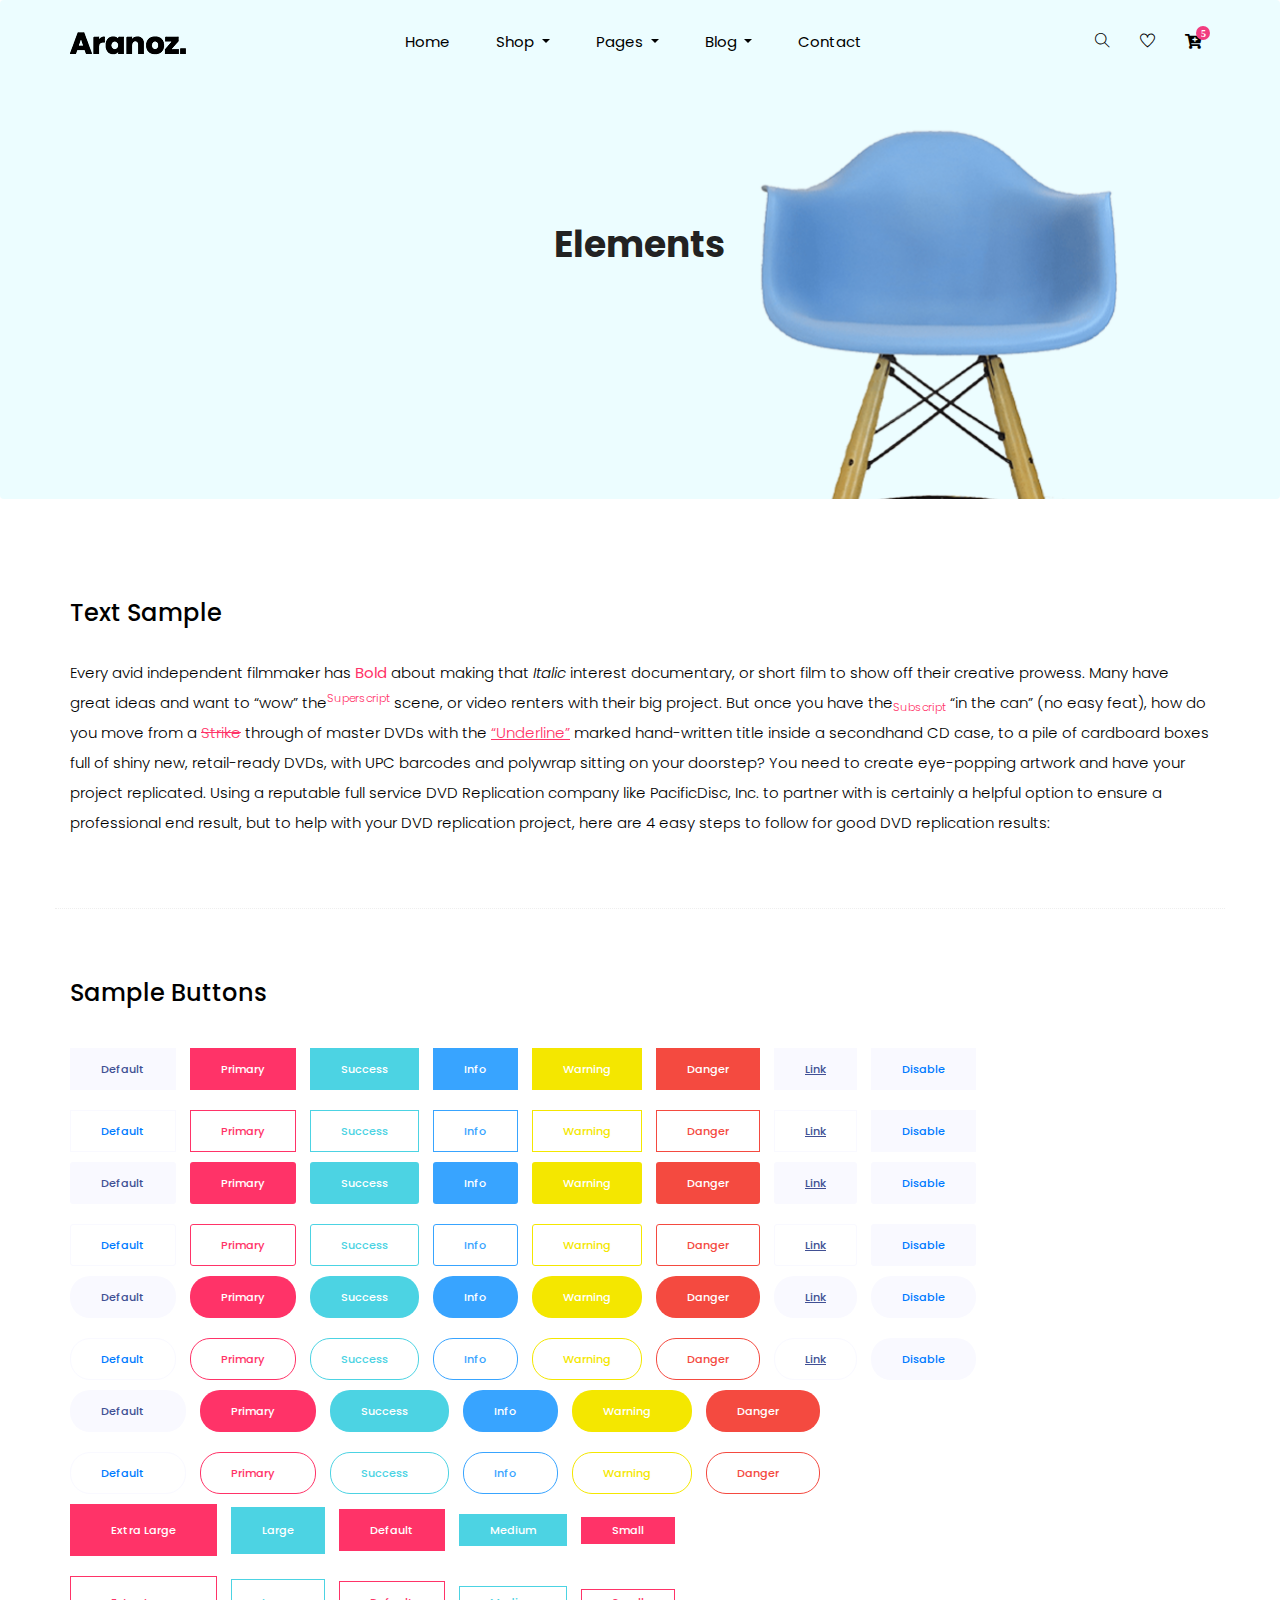
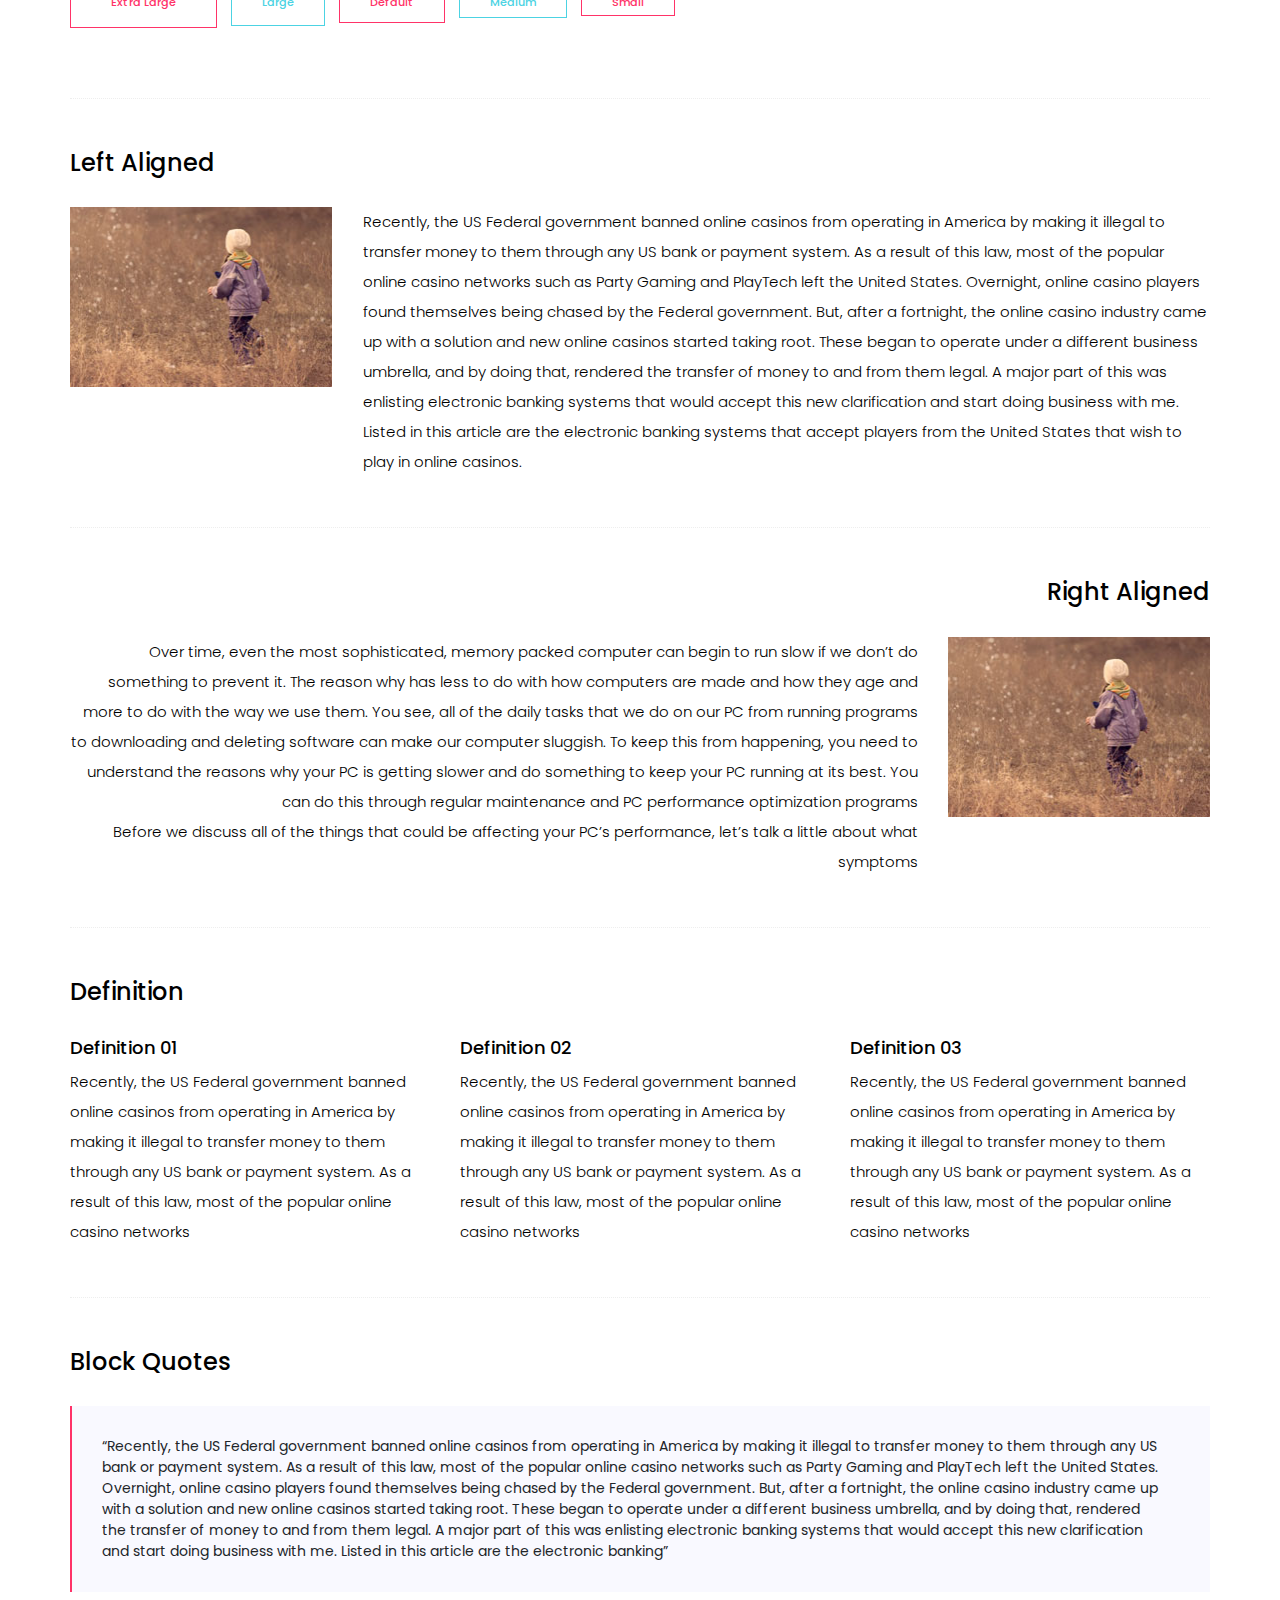
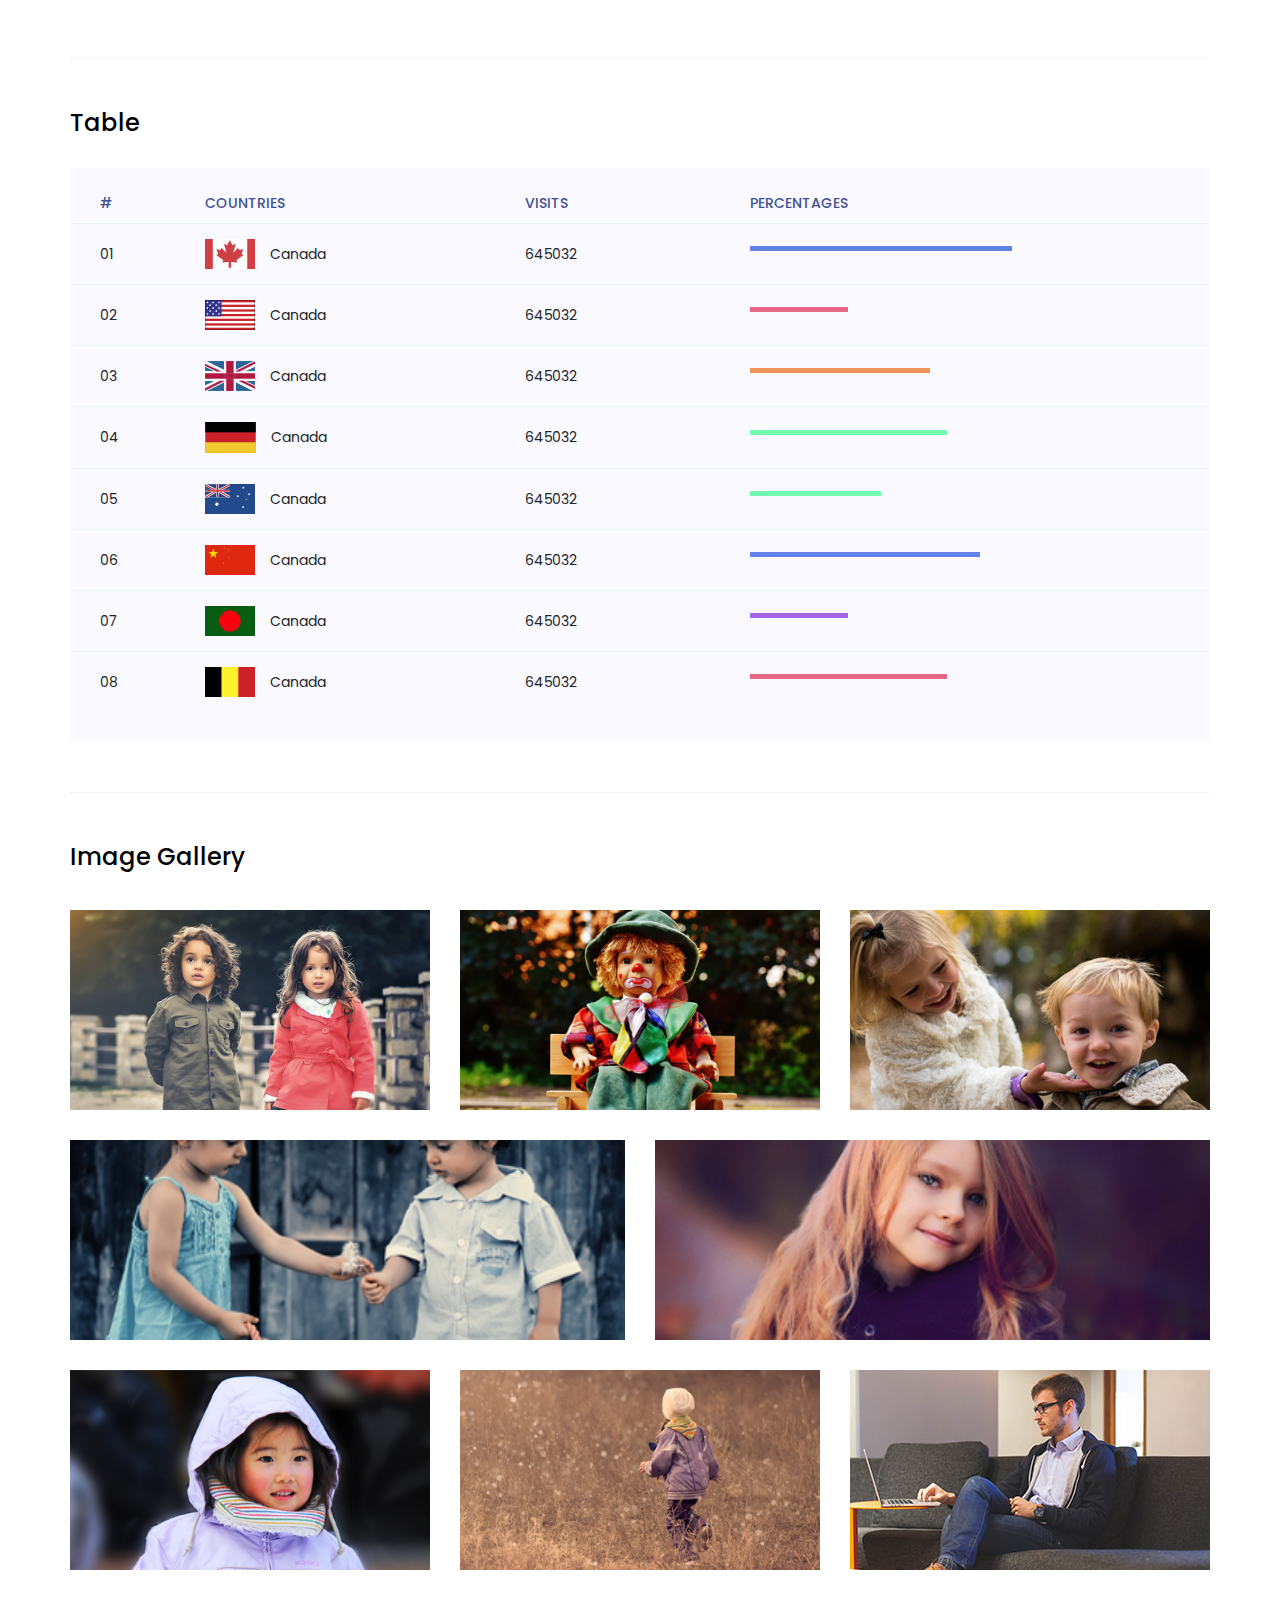
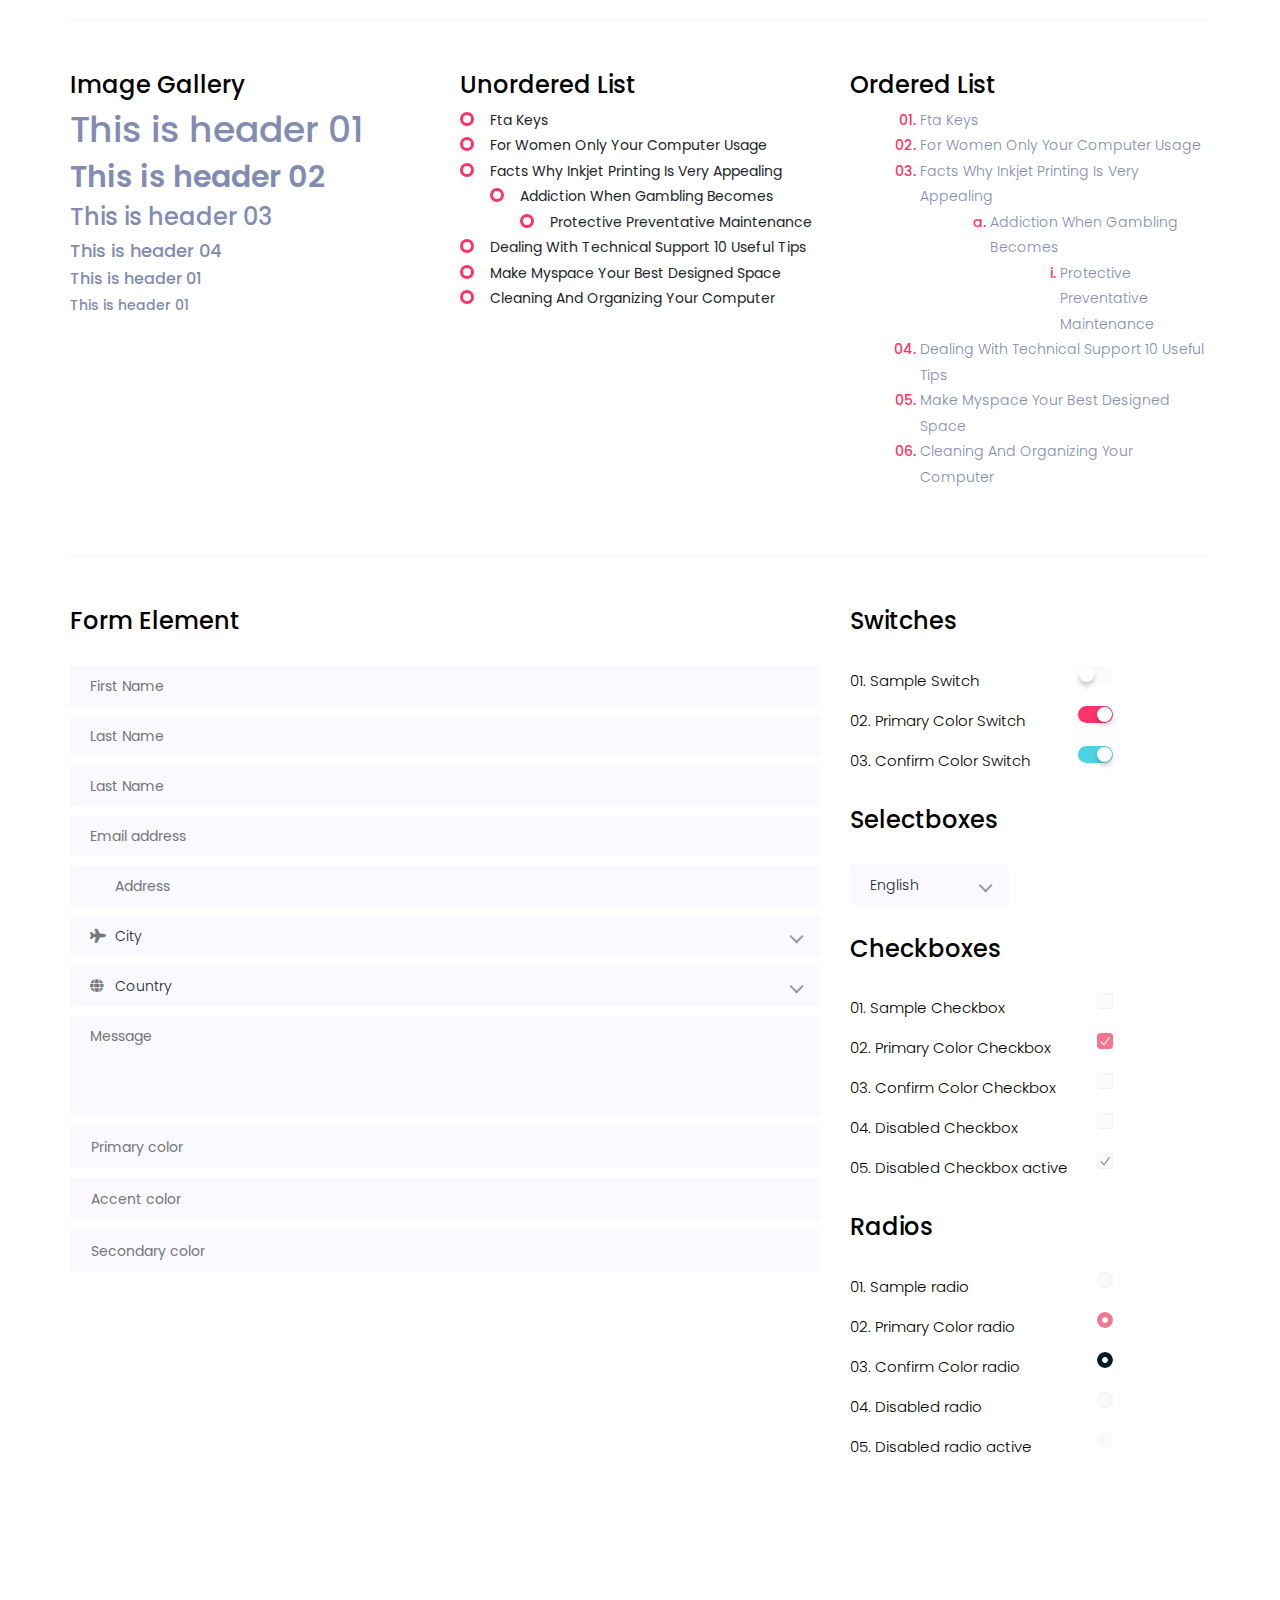
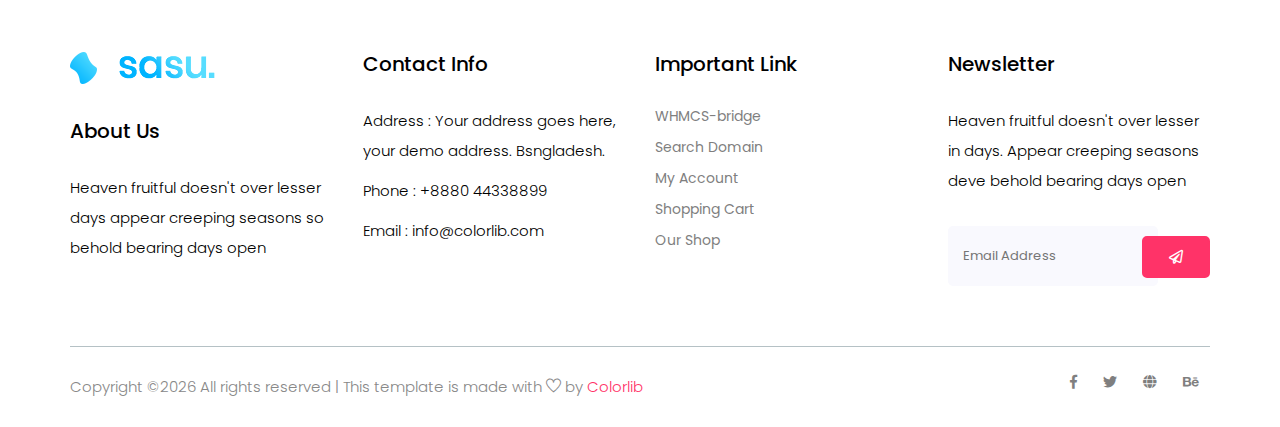
<file: работна/HTML шаблони/aranoz-master/elements.html>
<!doctype html>
<html lang="zxx">

<head>
	<!-- Required meta tags -->
	<meta charset="utf-8">
	<meta name="viewport" content="width=device-width, initial-scale=1, shrink-to-fit=no">
	<title>aranoz</title>
	<link rel="icon" href="img/favicon.png">
	<!-- Bootstrap CSS -->
	<link rel="stylesheet" href="css/bootstrap.min.css">
	<!-- animate CSS -->
	<link rel="stylesheet" href="css/animate.css">
	<!-- owl carousel CSS -->
	<link rel="stylesheet" href="css/owl.carousel.min.css">
	<!-- font awesome CSS -->
	<link rel="stylesheet" href="css/all.css">
	<!-- flaticon CSS -->
	<link rel="stylesheet" href="css/flaticon.css">
	<link rel="stylesheet" href="css/themify-icons.css">
	<link rel="stylesheet" href="css/nice-select.css">
	<!-- font awesome CSS -->
	<link rel="stylesheet" href="css/magnific-popup.css">
	<!-- swiper CSS -->
	<link rel="stylesheet" href="css/slick.css">
	<!-- style CSS -->
	<link rel="stylesheet" href="css/style.css">
</head>

<body>
	<!--::header part start::-->
	<header class="main_menu home_menu">
        <div class="container">
            <div class="row align-items-center">
                <div class="col-lg-12">
                    <nav class="navbar navbar-expand-lg navbar-light">
                        <a class="navbar-brand" href="index.html"> <img src="img/logo.png" alt="logo"> </a>
                        <button class="navbar-toggler" type="button" data-toggle="collapse"
                            data-target="#navbarSupportedContent" aria-controls="navbarSupportedContent"
                            aria-expanded="false" aria-label="Toggle navigation">
                            <span class="menu_icon"><i class="fas fa-bars"></i></span>
                        </button>

                        <div class="collapse navbar-collapse main-menu-item" id="navbarSupportedContent">
                            <ul class="navbar-nav">
                                <li class="nav-item">
                                    <a class="nav-link" href="index.html">Home</a>
                                </li>
                                <li class="nav-item dropdown">
                                    <a class="nav-link dropdown-toggle" href="blog.html" id="navbarDropdown_1"
                                        role="button" data-toggle="dropdown" aria-haspopup="true" aria-expanded="false">
                                        Shop
                                    </a>
                                    <div class="dropdown-menu" aria-labelledby="navbarDropdown_1">
                                        <a class="dropdown-item" href="category.html"> shop category</a>
                                        <a class="dropdown-item" href="single-product.html">product details</a>
                                        
                                    </div>
                                </li>
                                <li class="nav-item dropdown">
                                    <a class="nav-link dropdown-toggle" href="blog.html" id="navbarDropdown_3"
                                        role="button" data-toggle="dropdown" aria-haspopup="true" aria-expanded="false">
                                        pages
                                    </a>
                                    <div class="dropdown-menu" aria-labelledby="navbarDropdown_2">
                                        <a class="dropdown-item" href="login.html"> login</a>
                                        <a class="dropdown-item" href="tracking.html">tracking</a>
                                        <a class="dropdown-item" href="checkout.html">product checkout</a>
                                        <a class="dropdown-item" href="cart.html">shopping cart</a>
                                        <a class="dropdown-item" href="confirmation.html">confirmation</a>
                                        <a class="dropdown-item" href="elements.html">elements</a>
                                    </div>
                                </li>
                                <li class="nav-item dropdown">
                                    <a class="nav-link dropdown-toggle" href="blog.html" id="navbarDropdown_2"
                                        role="button" data-toggle="dropdown" aria-haspopup="true" aria-expanded="false">
                                        blog
                                    </a>
                                    <div class="dropdown-menu" aria-labelledby="navbarDropdown_2">
                                        <a class="dropdown-item" href="blog.html"> blog</a>
                                        <a class="dropdown-item" href="single-blog.html">Single blog</a>
                                    </div>
                                </li>
                                
                                <li class="nav-item">
                                    <a class="nav-link" href="contact.html">Contact</a>
                                </li>
                            </ul>
                        </div>
                        <div class="hearer_icon d-flex">
                            <a id="search_1" href="javascript:void(0)"><i class="ti-search"></i></a>
                            <a href=""><i class="ti-heart"></i></a>
                            <div class="dropdown cart">
                                <a class="dropdown-toggle" href="#" id="navbarDropdown3" role="button"
                                    data-toggle="dropdown" aria-haspopup="true" aria-expanded="false">
                                    <i class="fas fa-cart-plus"></i>
                                </a>
                                <!-- <div class="dropdown-menu" aria-labelledby="navbarDropdown">
                                    <div class="single_product">
    
                                    </div>
                                </div> -->
                                
                            </div>
                        </div>
                    </nav>
                </div>
            </div>
        </div>
        <div class="search_input" id="search_input_box">
            <div class="container ">
                <form class="d-flex justify-content-between search-inner">
                    <input type="text" class="form-control" id="search_input" placeholder="Search Here">
                    <button type="submit" class="btn"></button>
                    <span class="ti-close" id="close_search" title="Close Search"></span>
                </form>
            </div>
        </div>
    </header>
	<!-- Header part end-->


	<!-- breadcrumb start-->
	<section class="breadcrumb breadcrumb_bg">
		<div class="container">
			<div class="row">
				<div class="col-lg-12">
					<div class="breadcrumb_iner text-center">
						<div class="breadcrumb_iner_item">
							<h2>elements</h2>
						</div>
					</div>
				</div>
			</div>
		</div>
	</section>
	<!-- breadcrumb start-->

	<!-- Start Sample Area -->
	<section class="sample-text-area">
		<div class="container box_1170">
			<h3 class="text-heading">Text Sample</h3>
			<p class="sample-text">
				Every avid independent filmmaker has <b>Bold</b> about making that <i>Italic</i> interest documentary,
				or short
				film to show off their creative prowess. Many have great ideas and want to “wow”
				the<sup>Superscript</sup> scene,
				or video renters with their big project. But once you have the<sub>Subscript</sub> “in the can” (no easy
				feat), how
				do you move from a <del>Strike</del> through of master DVDs with the <u>“Underline”</u> marked
				hand-written title
				inside a secondhand CD case, to a pile of cardboard boxes full of shiny new, retail-ready DVDs, with UPC
				barcodes
				and polywrap sitting on your doorstep? You need to create eye-popping artwork and have your project
				replicated.
				Using a reputable full service DVD Replication company like PacificDisc, Inc. to partner with is
				certainly a
				helpful option to ensure a professional end result, but to help with your DVD replication project, here
				are 4 easy
				steps to follow for good DVD replication results:

			</p>
		</div>
	</section>
	<!-- End Sample Area -->

	<!-- Start Button -->
	<section class="button-area">
		<div class="container box_1170 border-top-generic">
			<h3 class="text-heading">Sample Buttons</h3>
			<div class="button-group-area">
				<a href="#" class="genric-btn default">Default</a>
				<a href="#" class="genric-btn primary">Primary</a>
				<a href="#" class="genric-btn success">Success</a>
				<a href="#" class="genric-btn info">Info</a>
				<a href="#" class="genric-btn warning">Warning</a>
				<a href="#" class="genric-btn danger">Danger</a>
				<a href="#" class="genric-btn link">Link</a>
				<a href="#" class="genric-btn disable">Disable</a>
			</div>
			<div class="button-group-area mt-10">
				<a href="#" class="genric-btn default-border">Default</a>
				<a href="#" class="genric-btn primary-border">Primary</a>
				<a href="#" class="genric-btn success-border">Success</a>
				<a href="#" class="genric-btn info-border">Info</a>
				<a href="#" class="genric-btn warning-border">Warning</a>
				<a href="#" class="genric-btn danger-border">Danger</a>
				<a href="#" class="genric-btn link-border">Link</a>
				<a href="#" class="genric-btn disable">Disable</a>
			</div>
			<div class="button-group-area mt-40">
				<a href="#" class="genric-btn default radius">Default</a>
				<a href="#" class="genric-btn primary radius">Primary</a>
				<a href="#" class="genric-btn success radius">Success</a>
				<a href="#" class="genric-btn info radius">Info</a>
				<a href="#" class="genric-btn warning radius">Warning</a>
				<a href="#" class="genric-btn danger radius">Danger</a>
				<a href="#" class="genric-btn link radius">Link</a>
				<a href="#" class="genric-btn disable radius">Disable</a>
			</div>
			<div class="button-group-area mt-10">
				<a href="#" class="genric-btn default-border radius">Default</a>
				<a href="#" class="genric-btn primary-border radius">Primary</a>
				<a href="#" class="genric-btn success-border radius">Success</a>
				<a href="#" class="genric-btn info-border radius">Info</a>
				<a href="#" class="genric-btn warning-border radius">Warning</a>
				<a href="#" class="genric-btn danger-border radius">Danger</a>
				<a href="#" class="genric-btn link-border radius">Link</a>
				<a href="#" class="genric-btn disable radius">Disable</a>
			</div>
			<div class="button-group-area mt-40">
				<a href="#" class="genric-btn default circle">Default</a>
				<a href="#" class="genric-btn primary circle">Primary</a>
				<a href="#" class="genric-btn success circle">Success</a>
				<a href="#" class="genric-btn info circle">Info</a>
				<a href="#" class="genric-btn warning circle">Warning</a>
				<a href="#" class="genric-btn danger circle">Danger</a>
				<a href="#" class="genric-btn link circle">Link</a>
				<a href="#" class="genric-btn disable circle">Disable</a>
			</div>
			<div class="button-group-area mt-10">
				<a href="#" class="genric-btn default-border circle">Default</a>
				<a href="#" class="genric-btn primary-border circle">Primary</a>
				<a href="#" class="genric-btn success-border circle">Success</a>
				<a href="#" class="genric-btn info-border circle">Info</a>
				<a href="#" class="genric-btn warning-border circle">Warning</a>
				<a href="#" class="genric-btn danger-border circle">Danger</a>
				<a href="#" class="genric-btn link-border circle">Link</a>
				<a href="#" class="genric-btn disable circle">Disable</a>
			</div>
			<div class="button-group-area mt-40">
				<a href="#" class="genric-btn default circle arrow">Default<span class="lnr lnr-arrow-right"></span></a>
				<a href="#" class="genric-btn primary circle arrow">Primary<span class="lnr lnr-arrow-right"></span></a>
				<a href="#" class="genric-btn success circle arrow">Success<span class="lnr lnr-arrow-right"></span></a>
				<a href="#" class="genric-btn info circle arrow">Info<span class="lnr lnr-arrow-right"></span></a>
				<a href="#" class="genric-btn warning circle arrow">Warning<span class="lnr lnr-arrow-right"></span></a>
				<a href="#" class="genric-btn danger circle arrow">Danger<span class="lnr lnr-arrow-right"></span></a>
			</div>
			<div class="button-group-area mt-10">
				<a href="#" class="genric-btn default-border circle arrow">Default<span
						class="lnr lnr-arrow-right"></span></a>
				<a href="#" class="genric-btn primary-border circle arrow">Primary<span
						class="lnr lnr-arrow-right"></span></a>
				<a href="#" class="genric-btn success-border circle arrow">Success<span
						class="lnr lnr-arrow-right"></span></a>
				<a href="#" class="genric-btn info-border circle arrow">Info<span
						class="lnr lnr-arrow-right"></span></a>
				<a href="#" class="genric-btn warning-border circle arrow">Warning<span
						class="lnr lnr-arrow-right"></span></a>
				<a href="#" class="genric-btn danger-border circle arrow">Danger<span
						class="lnr lnr-arrow-right"></span></a>
			</div>
			<div class="button-group-area mt-40">
				<a href="#" class="genric-btn primary e-large">Extra Large</a>
				<a href="#" class="genric-btn success large">Large</a>
				<a href="#" class="genric-btn primary">Default</a>
				<a href="#" class="genric-btn success medium">Medium</a>
				<a href="#" class="genric-btn primary small">Small</a>
			</div>
			<div class="button-group-area mt-10">
				<a href="#" class="genric-btn primary-border e-large">Extra Large</a>
				<a href="#" class="genric-btn success-border large">Large</a>
				<a href="#" class="genric-btn primary-border">Default</a>
				<a href="#" class="genric-btn success-border medium">Medium</a>
				<a href="#" class="genric-btn primary-border small">Small</a>
			</div>
		</div>
	</section>
	<!-- End Button -->

	<!-- Start Align Area -->
	<div class="whole-wrap">
		<div class="container box_1170">
			<div class="section-top-border">
				<h3 class="mb-30">Left Aligned</h3>
				<div class="row">
					<div class="col-md-3">
						<img src="img/elements/d.jpg" alt="" class="img-fluid">
					</div>
					<div class="col-md-9 mt-sm-20">
						<p>Recently, the US Federal government banned online casinos from operating in America by making
							it illegal to
							transfer money to them through any US bank or payment system. As a result of this law, most
							of the popular
							online casino networks such as Party Gaming and PlayTech left the United States. Overnight,
							online casino
							players found themselves being chased by the Federal government. But, after a fortnight, the
							online casino
							industry came up with a solution and new online casinos started taking root. These began to
							operate under a
							different business umbrella, and by doing that, rendered the transfer of money to and from
							them legal. A major
							part of this was enlisting electronic banking systems that would accept this new
							clarification and start doing
							business with me. Listed in this article are the electronic banking systems that accept
							players from the United
							States that wish to play in online casinos.</p>
					</div>
				</div>
			</div>
			<div class="section-top-border text-right">
				<h3 class="mb-30">Right Aligned</h3>
				<div class="row">
					<div class="col-md-9">
						<p class="text-right">Over time, even the most sophisticated, memory packed computer can begin
							to run slow if we
							don’t do something to prevent it. The reason why has less to do with how computers are made
							and how they age and
							more to do with the way we use them. You see, all of the daily tasks that we do on our PC
							from running programs
							to downloading and deleting software can make our computer sluggish. To keep this from
							happening, you need to
							understand the reasons why your PC is getting slower and do something to keep your PC
							running at its best. You
							can do this through regular maintenance and PC performance optimization programs</p>
						<p class="text-right">Before we discuss all of the things that could be affecting your PC’s
							performance, let’s
							talk a little about what symptoms</p>
					</div>
					<div class="col-md-3">
						<img src="img/elements/d.jpg" alt="" class="img-fluid">
					</div>
				</div>
			</div>
			<div class="section-top-border">
				<h3 class="mb-30">Definition</h3>
				<div class="row">
					<div class="col-md-4">
						<div class="single-defination">
							<h4 class="mb-20">Definition 01</h4>
							<p>Recently, the US Federal government banned online casinos from operating in America by
								making it illegal to
								transfer money to them through any US bank or payment system. As a result of this law,
								most of the popular
								online casino networks</p>
						</div>
					</div>
					<div class="col-md-4">
						<div class="single-defination">
							<h4 class="mb-20">Definition 02</h4>
							<p>Recently, the US Federal government banned online casinos from operating in America by
								making it illegal to
								transfer money to them through any US bank or payment system. As a result of this law,
								most of the popular
								online casino networks</p>
						</div>
					</div>
					<div class="col-md-4">
						<div class="single-defination">
							<h4 class="mb-20">Definition 03</h4>
							<p>Recently, the US Federal government banned online casinos from operating in America by
								making it illegal to
								transfer money to them through any US bank or payment system. As a result of this law,
								most of the popular
								online casino networks</p>
						</div>
					</div>
				</div>
			</div>
			<div class="section-top-border">
				<h3 class="mb-30">Block Quotes</h3>
				<div class="row">
					<div class="col-lg-12">
						<blockquote class="generic-blockquote">
							“Recently, the US Federal government banned online casinos from operating in America by
							making it illegal to
							transfer money to them through any US bank or payment system. As a result of this law, most
							of the popular
							online casino networks such as Party Gaming and PlayTech left the United States. Overnight,
							online casino
							players found themselves being chased by the Federal government. But, after a fortnight, the
							online casino
							industry came up with a solution and new online casinos started taking root. These began to
							operate under a
							different business umbrella, and by doing that, rendered the transfer of money to and from
							them legal. A major
							part of this was enlisting electronic banking systems that would accept this new
							clarification and start doing
							business with me. Listed in this article are the electronic banking”
						</blockquote>
					</div>
				</div>
			</div>
			<div class="section-top-border">
				<h3 class="mb-30">Table</h3>
				<div class="progress-table-wrap">
					<div class="progress-table">
						<div class="table-head">
							<div class="serial">#</div>
							<div class="country">Countries</div>
							<div class="visit">Visits</div>
							<div class="percentage">Percentages</div>
						</div>
						<div class="table-row">
							<div class="serial">01</div>
							<div class="country"> <img src="img/elements/f1.jpg" alt="flag">Canada</div>
							<div class="visit">645032</div>
							<div class="percentage">
								<div class="progress">
									<div class="progress-bar color-1" role="progressbar" style="width: 80%"
										aria-valuenow="80" aria-valuemin="0" aria-valuemax="100"></div>
								</div>
							</div>
						</div>
						<div class="table-row">
							<div class="serial">02</div>
							<div class="country"> <img src="img/elements/f2.jpg" alt="flag">Canada</div>
							<div class="visit">645032</div>
							<div class="percentage">
								<div class="progress">
									<div class="progress-bar color-2" role="progressbar" style="width: 30%"
										aria-valuenow="30" aria-valuemin="0" aria-valuemax="100"></div>
								</div>
							</div>
						</div>
						<div class="table-row">
							<div class="serial">03</div>
							<div class="country"> <img src="img/elements/f3.jpg" alt="flag">Canada</div>
							<div class="visit">645032</div>
							<div class="percentage">
								<div class="progress">
									<div class="progress-bar color-3" role="progressbar" style="width: 55%"
										aria-valuenow="55" aria-valuemin="0" aria-valuemax="100"></div>
								</div>
							</div>
						</div>
						<div class="table-row">
							<div class="serial">04</div>
							<div class="country"> <img src="img/elements/f4.jpg" alt="flag">Canada</div>
							<div class="visit">645032</div>
							<div class="percentage">
								<div class="progress">
									<div class="progress-bar color-4" role="progressbar" style="width: 60%"
										aria-valuenow="60" aria-valuemin="0" aria-valuemax="100"></div>
								</div>
							</div>
						</div>
						<div class="table-row">
							<div class="serial">05</div>
							<div class="country"> <img src="img/elements/f5.jpg" alt="flag">Canada</div>
							<div class="visit">645032</div>
							<div class="percentage">
								<div class="progress">
									<div class="progress-bar color-5" role="progressbar" style="width: 40%"
										aria-valuenow="40" aria-valuemin="0" aria-valuemax="100"></div>
								</div>
							</div>
						</div>
						<div class="table-row">
							<div class="serial">06</div>
							<div class="country"> <img src="img/elements/f6.jpg" alt="flag">Canada</div>
							<div class="visit">645032</div>
							<div class="percentage">
								<div class="progress">
									<div class="progress-bar color-6" role="progressbar" style="width: 70%"
										aria-valuenow="70" aria-valuemin="0" aria-valuemax="100"></div>
								</div>
							</div>
						</div>
						<div class="table-row">
							<div class="serial">07</div>
							<div class="country"> <img src="img/elements/f7.jpg" alt="flag">Canada</div>
							<div class="visit">645032</div>
							<div class="percentage">
								<div class="progress">
									<div class="progress-bar color-7" role="progressbar" style="width: 30%"
										aria-valuenow="30" aria-valuemin="0" aria-valuemax="100"></div>
								</div>
							</div>
						</div>
						<div class="table-row">
							<div class="serial">08</div>
							<div class="country"> <img src="img/elements/f8.jpg" alt="flag">Canada</div>
							<div class="visit">645032</div>
							<div class="percentage">
								<div class="progress">
									<div class="progress-bar color-8" role="progressbar" style="width: 60%"
										aria-valuenow="60" aria-valuemin="0" aria-valuemax="100"></div>
								</div>
							</div>
						</div>
					</div>
				</div>
			</div>
			<div class="section-top-border">
				<h3>Image Gallery</h3>
				<div class="row gallery-item">
					<div class="col-md-4">
						<a href="img/elements/g1.jpg" class="img-pop-up img-gal">
							<div class="single-gallery-image" style="background: url(img/elements/g1.jpg);"></div>
						</a>
					</div>
					<div class="col-md-4">
						<a href="img/elements/g2.jpg" class="img-pop-up img-gal">
							<div class="single-gallery-image" style="background: url(img/elements/g2.jpg);"></div>
						</a>
					</div>
					<div class="col-md-4">
						<a href="img/elements/g3.jpg" class="img-pop-up img-gal">
							<div class="single-gallery-image" style="background: url(img/elements/g3.jpg);"></div>
						</a>
					</div>
					<div class="col-md-6">
						<a href="img/elements/g4.jpg" class="img-pop-up img-gal">
							<div class="single-gallery-image" style="background: url(img/elements/g4.jpg);"></div>
						</a>
					</div>
					<div class="col-md-6">
						<a href="img/elements/g5.jpg" class="img-pop-up img-gal">
							<div class="single-gallery-image" style="background: url(img/elements/g5.jpg);"></div>
						</a>
					</div>
					<div class="col-md-4">
						<a href="img/elements/g6.jpg" class="img-pop-up img-gal">
							<div class="single-gallery-image" style="background: url(img/elements/g6.jpg);"></div>
						</a>
					</div>
					<div class="col-md-4">
						<a href="img/elements/g7.jpg" class="img-pop-up img-gal"">
							<div class=" single-gallery-image" style="background: url(img/elements/g7.jpg);"></div>
					</a>
				</div>
				<div class="col-md-4">
					<a href="img/elements/g8.jpg" class="img-pop-up img-gal">
						<div class="single-gallery-image" style="background: url(img/elements/g8.jpg);"></div>
					</a>
				</div>
			</div>
		</div>
		<div class="section-top-border">
			<div class="row">
				<div class="col-md-4">
					<h3 class="mb-20">Image Gallery</h3>
					<div class="typography">
						<h1>This is header 01</h1>
						<h2>This is header 02</h2>
						<h3>This is header 03</h3>
						<h4>This is header 04</h4>
						<h5>This is header 01</h5>
						<h6>This is header 01</h6>
					</div>
				</div>
				<div class="col-md-4 mt-sm-30">
					<h3 class="mb-20">Unordered List</h3>
					<div class="">
						<ul class="unordered-list">
							<li>Fta Keys</li>
							<li>For Women Only Your Computer Usage</li>
							<li>Facts Why Inkjet Printing Is Very Appealing
								<ul>
									<li>Addiction When Gambling Becomes
										<ul>
											<li>Protective Preventative Maintenance</li>
										</ul>
									</li>
								</ul>
							</li>
							<li>Dealing With Technical Support 10 Useful Tips</li>
							<li>Make Myspace Your Best Designed Space</li>
							<li>Cleaning And Organizing Your Computer</li>
						</ul>
					</div>
				</div>
				<div class="col-md-4 mt-sm-30">
					<h3 class="mb-20">Ordered List</h3>
					<div class="">
						<ol class="ordered-list">
							<li><span>Fta Keys</span></li>
							<li><span>For Women Only Your Computer Usage</span></li>
							<li><span>Facts Why Inkjet Printing Is Very Appealing</span>
								<ol class="ordered-list-alpha">
									<li><span>Addiction When Gambling Becomes</span>
										<ol class="ordered-list-roman">
											<li><span>Protective Preventative Maintenance</span></li>
										</ol>
									</li>
								</ol>
							</li>
							<li><span>Dealing With Technical Support 10 Useful Tips</span></li>
							<li><span>Make Myspace Your Best Designed Space</span></li>
							<li><span>Cleaning And Organizing Your Computer</span></li>
						</ol>
					</div>
				</div>
			</div>
		</div>
		<div class="section-top-border">
			<div class="row">
				<div class="col-lg-8 col-md-8">
					<h3 class="mb-30">Form Element</h3>
					<form action="#">
						<div class="mt-10">
							<input type="text" name="first_name" placeholder="First Name"
								onfocus="this.placeholder = ''" onblur="this.placeholder = 'First Name'" required
								class="single-input">
						</div>
						<div class="mt-10">
							<input type="text" name="last_name" placeholder="Last Name" onfocus="this.placeholder = ''"
								onblur="this.placeholder = 'Last Name'" required class="single-input">
						</div>
						<div class="mt-10">
							<input type="text" name="last_name" placeholder="Last Name" onfocus="this.placeholder = ''"
								onblur="this.placeholder = 'Last Name'" required class="single-input">
						</div>
						<div class="mt-10">
							<input type="email" name="EMAIL" placeholder="Email address" onfocus="this.placeholder = ''"
								onblur="this.placeholder = 'Email address'" required class="single-input">
						</div>
						<div class="input-group-icon mt-10">
							<div class="icon"><i class="fa fa-thumb-tack" aria-hidden="true"></i></div>
							<input type="text" name="address" placeholder="Address" onfocus="this.placeholder = ''"
								onblur="this.placeholder = 'Address'" required class="single-input">
						</div>
						<div class="input-group-icon mt-10">
							<div class="icon"><i class="fa fa-plane" aria-hidden="true"></i></div>
							<div class="form-select" id="default-select">
								<select>
									<option value=" 1">City</option>
									<option value="1">Dhaka</option>
									<option value="1">Dilli</option>
									<option value="1">Newyork</option>
									<option value="1">Islamabad</option>
								</select>
							</div>
						</div>
						<div class="input-group-icon mt-10">
							<div class="icon"><i class="fa fa-globe" aria-hidden="true"></i></div>
							<div class="form-select" id="default-select_1">
								<select>
									<option value=" 1">Country</option>
									<option value="1">Bangladesh</option>
									<option value="1">India</option>
									<option value="1">England</option>
									<option value="1">Srilanka</option>
								</select>
							</div>
						</div>

						<div class="mt-10">
							<textarea class="single-textarea" placeholder="Message" onfocus="this.placeholder = ''"
								onblur="this.placeholder = 'Message'" required></textarea>
						</div>
						<!-- For Gradient Border Use -->
						<!-- <div class="mt-10">
										<div class="primary-input">
											<input id="primary-input" type="text" name="first_name" placeholder="Primary color" onfocus="this.placeholder = ''" onblur="this.placeholder = 'Primary color'">
											<label for="primary-input"></label>
										</div>
									</div> -->
						<div class="mt-10">
							<input type="text" name="first_name" placeholder="Primary color"
								onfocus="this.placeholder = ''" onblur="this.placeholder = 'Primary color'" required
								class="single-input-primary">
						</div>
						<div class="mt-10">
							<input type="text" name="first_name" placeholder="Accent color"
								onfocus="this.placeholder = ''" onblur="this.placeholder = 'Accent color'" required
								class="single-input-accent">
						</div>
						<div class="mt-10">
							<input type="text" name="first_name" placeholder="Secondary color"
								onfocus="this.placeholder = ''" onblur="this.placeholder = 'Secondary color'" required
								class="single-input-secondary">
						</div>
					</form>
				</div>
				<div class="col-lg-3 col-md-4 mt-sm-30">
					<div class="single-element-widget">
						<h3 class="mb-30">Switches</h3>
						<div class="switch-wrap d-flex justify-content-between">
							<p>01. Sample Switch</p>
							<div class="primary-switch">
								<input type="checkbox" id="default-switch">
								<label for="default-switch"></label>
							</div>
						</div>
						<div class="switch-wrap d-flex justify-content-between">
							<p>02. Primary Color Switch</p>
							<div class="primary-switch">
								<input type="checkbox" id="primary-switch" checked>
								<label for="primary-switch"></label>
							</div>
						</div>
						<div class="switch-wrap d-flex justify-content-between">
							<p>03. Confirm Color Switch</p>
							<div class="confirm-switch">
								<input type="checkbox" id="confirm-switch" checked>
								<label for="confirm-switch"></label>
							</div>
						</div>
					</div>
					<div class="single-element-widget mt-30">
						<h3 class="mb-30">Selectboxes</h3>
						<div class="default-select" id="default-select_2">
							<select>
								<option value=" 1">English</option>
								<option value="1">Spanish</option>
								<option value="1">Arabic</option>
								<option value="1">Portuguise</option>
								<option value="1">Bengali</option>
							</select>
						</div>
					</div>
					<div class="single-element-widget mt-30">
						<h3 class="mb-30">Checkboxes</h3>
						<div class="switch-wrap d-flex justify-content-between">
							<p>01. Sample Checkbox</p>
							<div class="primary-checkbox">
								<input type="checkbox" id="default-checkbox">
								<label for="default-checkbox"></label>
							</div>
						</div>
						<div class="switch-wrap d-flex justify-content-between">
							<p>02. Primary Color Checkbox</p>
							<div class="primary-checkbox">
								<input type="checkbox" id="primary-checkbox" checked>
								<label for="primary-checkbox"></label>
							</div>
						</div>
						<div class="switch-wrap d-flex justify-content-between">
							<p>03. Confirm Color Checkbox</p>
							<div class="confirm-checkbox">
								<input type="checkbox" id="confirm-checkbox">
								<label for="confirm-checkbox"></label>
							</div>
						</div>
						<div class="switch-wrap d-flex justify-content-between">
							<p>04. Disabled Checkbox</p>
							<div class="disabled-checkbox">
								<input type="checkbox" id="disabled-checkbox" disabled>
								<label for="disabled-checkbox"></label>
							</div>
						</div>
						<div class="switch-wrap d-flex justify-content-between">
							<p>05. Disabled Checkbox active</p>
							<div class="disabled-checkbox">
								<input type="checkbox" id="disabled-checkbox-active" checked disabled>
								<label for="disabled-checkbox-active"></label>
							</div>
						</div>
					</div>
					<div class="single-element-widget mt-30">
						<h3 class="mb-30">Radios</h3>
						<div class="switch-wrap d-flex justify-content-between">
							<p>01. Sample radio</p>
							<div class="primary-radio">
								<input type="checkbox" id="default-radio">
								<label for="default-radio"></label>
							</div>
						</div>
						<div class="switch-wrap d-flex justify-content-between">
							<p>02. Primary Color radio</p>
							<div class="primary-radio">
								<input type="checkbox" id="primary-radio" checked>
								<label for="primary-radio"></label>
							</div>
						</div>
						<div class="switch-wrap d-flex justify-content-between">
							<p>03. Confirm Color radio</p>
							<div class="confirm-radio">
								<input type="checkbox" id="confirm-radio" checked>
								<label for="confirm-radio"></label>
							</div>
						</div>
						<div class="switch-wrap d-flex justify-content-between">
							<p>04. Disabled radio</p>
							<div class="disabled-radio">
								<input type="checkbox" id="disabled-radio" disabled>
								<label for="disabled-radio"></label>
							</div>
						</div>
						<div class="switch-wrap d-flex justify-content-between">
							<p>05. Disabled radio active</p>
							<div class="disabled-radio">
								<input type="checkbox" id="disabled-radio-active" checked disabled>
								<label for="disabled-radio-active"></label>
							</div>
						</div>
					</div>
				</div>
			</div>
		</div>
	</div>
	</div>
	<!-- End Align Area -->

	<!--::footer_part start::-->
	<footer class="footer_part">
		<div class="container">
			<div class="row">
				<div class="col-sm-6 col-lg-3">
					<div class="single_footer_part">
						<a href="index.html" class="footer_logo_iner"> <img src="img/footer_logo.png" alt="#"> </a>
						<h4>About Us</h4>
						<p>Heaven fruitful doesn't over lesser days appear creeping seasons so behold bearing days open
						</p>
					</div>
				</div>
				<div class="col-sm-6 col-lg-3">
					<div class="single_footer_part">
						<h4>Contact Info</h4>
						<p>Address : Your address goes
							here, your demo address.
							Bsngladesh.</p>
						<p>Phone : +8880 44338899</p>
						<p>Email : info@colorlib.com</p>
					</div>
				</div>
				<div class="col-sm-6 col-lg-3">
					<div class="single_footer_part">
						<h4>Important Link</h4>
						<ul class="list-unstyled">
							<li><a href=""> WHMCS-bridge</a></li>
							<li><a href="">Search Domain</a></li>
							<li><a href="">My Account</a></li>
							<li><a href="">Shopping Cart</a></li>
							<li><a href="">Our Shop</a></li>
						</ul>
					</div>
				</div>
				<div class="col-sm-6 col-lg-3">
					<div class="single_footer_part">
						<h4>Newsletter</h4>
						<p>Heaven fruitful doesn't over lesser in days. Appear creeping seasons deve behold bearing days
							open
						</p>
						<div id="mc_embed_signup">
							<form target="_blank"
								action="https://spondonit.us12.list-manage.com/subscribe/post?u=1462626880ade1ac87bd9c93a&amp;id=92a4423d01"
								method="get" class="subscribe_form relative mail_part">
								<input type="email" name="email" id="newsletter-form-email" placeholder="Email Address"
									class="placeholder hide-on-focus" onfocus="this.placeholder = ''"
									onblur="this.placeholder = ' Email Address '">
								<button type="submit" name="submit" id="newsletter-submit"
									class="email_icon newsletter-submit button-contactForm"><i
										class="far fa-paper-plane"></i></button>
								<div class="mt-10 info"></div>
							</form>
						</div>
					</div>
				</div>
			</div>
			<hr>
			<div class="row">
				<div class="col-lg-8">
					<div class="copyright_text">
						<P><!-- Link back to Colorlib can't be removed. Template is licensed under CC BY 3.0. -->
Copyright &copy;<script>document.write(new Date().getFullYear());</script> All rights reserved | This template is made with <i class="ti-heart" aria-hidden="true"></i> by <a href="https://colorlib.com" target="_blank">Colorlib</a>
<!-- Link back to Colorlib can't be removed. Template is licensed under CC BY 3.0. --></P>
					</div>
				</div>
				<div class="col-lg-4">
					<div class="footer_icon social_icon">
						<ul class="list-unstyled">
							<li><a href="#" class="single_social_icon"><i class="fab fa-facebook-f"></i></a></li>
							<li><a href="#" class="single_social_icon"><i class="fab fa-twitter"></i></a></li>
							<li><a href="#" class="single_social_icon"><i class="fas fa-globe"></i></a></li>
							<li><a href="#" class="single_social_icon"><i class="fab fa-behance"></i></a></li>
						</ul>
					</div>
				</div>
			</div>
		</div>
	</footer>
	<!--::footer_part end::-->

	<!-- jquery plugins here-->
	<!-- jquery -->
	<script src="js/jquery-1.12.1.min.js"></script>
	<!-- popper js -->
	<script src="js/popper.min.js"></script>
	<!-- bootstrap js -->
	<script src="js/bootstrap.min.js"></script>
	<!-- easing js -->
	<script src="js/jquery.magnific-popup.js"></script>
	<!-- swiper js -->
	<script src="js/swiper.min.js"></script>
	<!-- swiper js -->
	<script src="js/masonry.pkgd.js"></script>
	<!-- particles js -->
	<script src="js/owl.carousel.min.js"></script>
	<script src="js/jquery.nice-select.min.js"></script>
	<!-- slick js -->
	<script src="js/slick.min.js"></script>
	<script src="js/jquery.counterup.min.js"></script>
	<script src="js/waypoints.min.js"></script>
	<script src="js/contact.js"></script>
	<script src="js/jquery.ajaxchimp.min.js"></script>
	<script src="js/jquery.form.js"></script>
	<script src="js/jquery.validate.min.js"></script>
	<script src="js/mail-script.js"></script>
	<!-- custom js -->
	<script src="js/custom.js"></script>
</body>

</html>
</file>
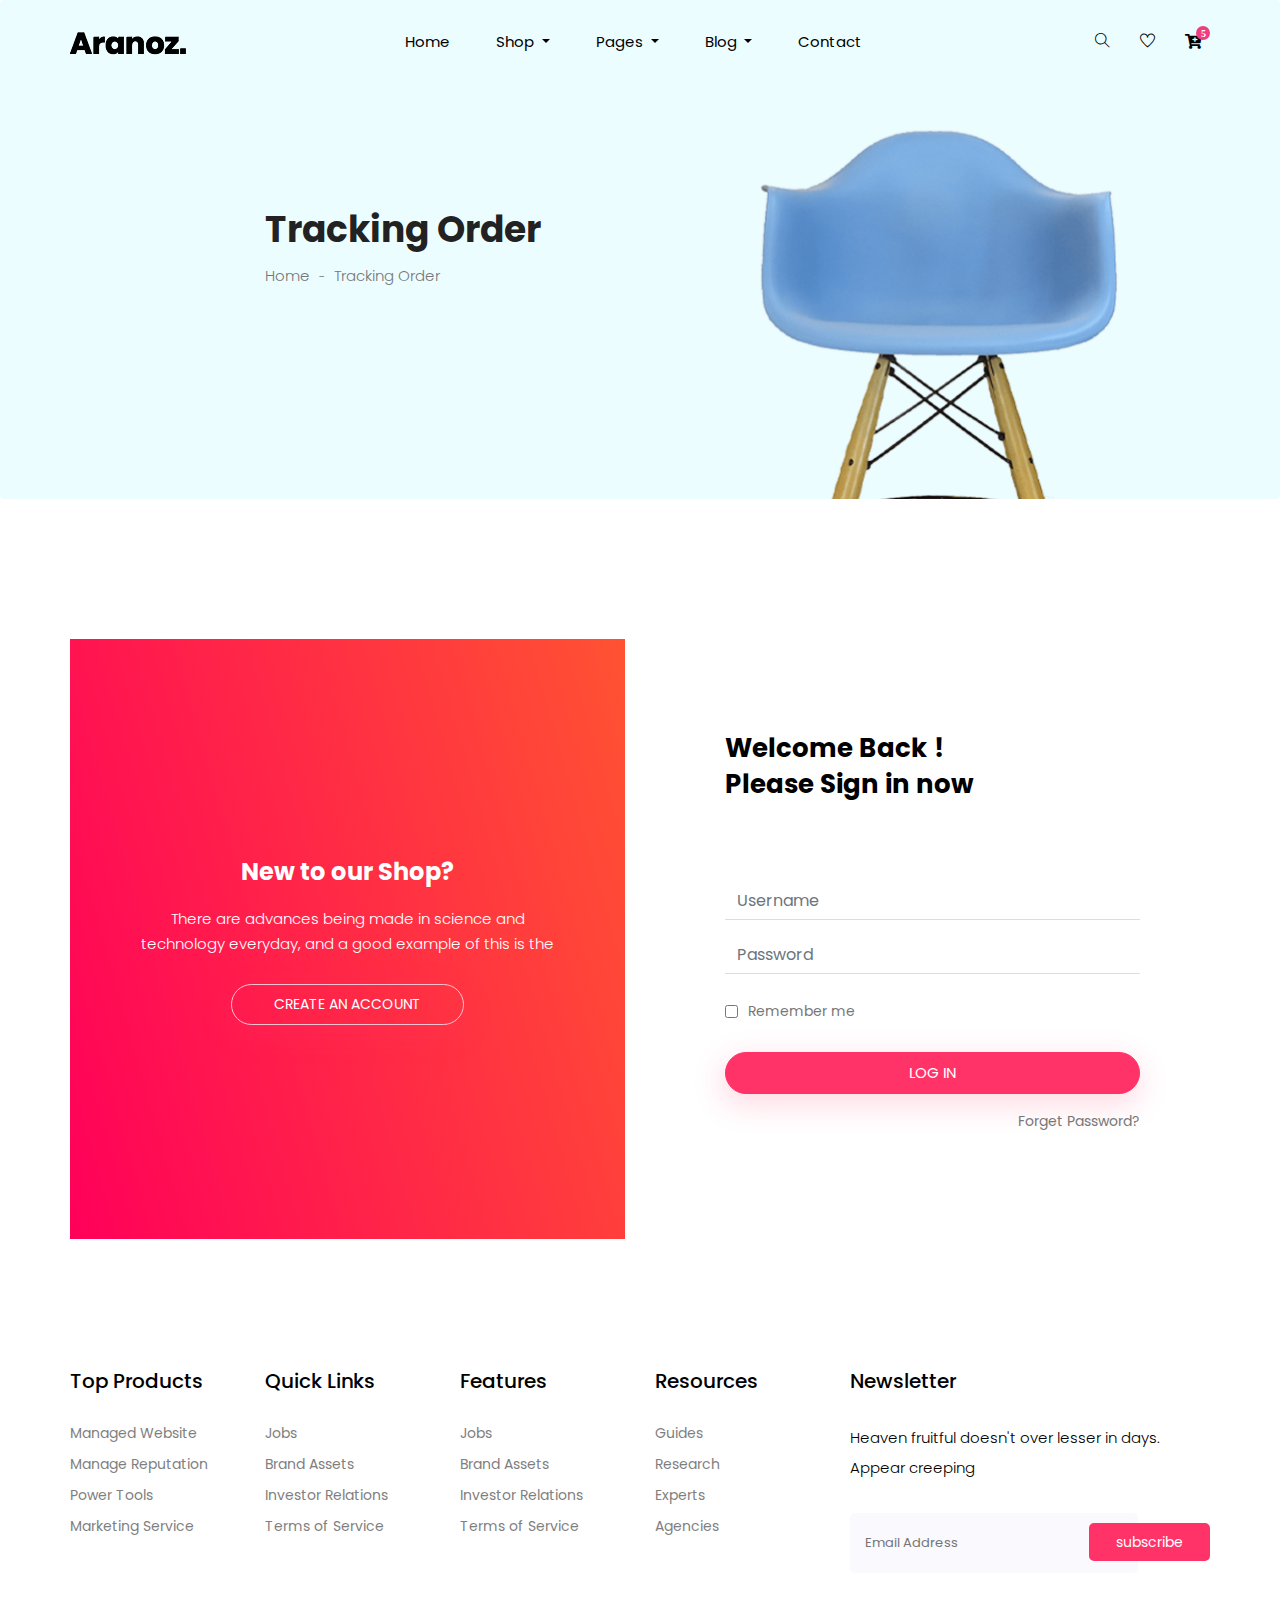
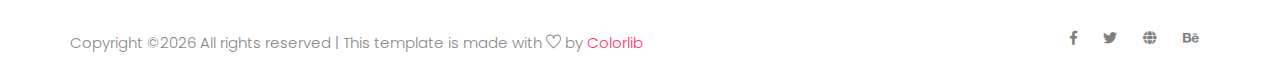
<file: работна/HTML шаблони/aranoz-master/login.html>
<!doctype html>
<html lang="zxx">

<head>
    <!-- Required meta tags -->
    <meta charset="utf-8">
    <meta name="viewport" content="width=device-width, initial-scale=1, shrink-to-fit=no">
    <title>aranoz</title>
    <link rel="icon" href="img/favicon.png">
    <!-- Bootstrap CSS -->
    <link rel="stylesheet" href="css/bootstrap.min.css">
    <!-- animate CSS -->
    <link rel="stylesheet" href="css/animate.css">
    <!-- owl carousel CSS -->
    <link rel="stylesheet" href="css/owl.carousel.min.css">
    <!-- font awesome CSS -->
    <link rel="stylesheet" href="css/all.css">
    <!-- flaticon CSS -->
    <link rel="stylesheet" href="css/flaticon.css">
    <link rel="stylesheet" href="css/themify-icons.css">
    <!-- font awesome CSS -->
    <link rel="stylesheet" href="css/magnific-popup.css">
    <!-- swiper CSS -->
    <link rel="stylesheet" href="css/slick.css">
    <!-- style CSS -->
    <link rel="stylesheet" href="css/style.css">
</head>

<body>
    <!--::header part start::-->
    <header class="main_menu home_menu">
        <div class="container">
            <div class="row align-items-center">
                <div class="col-lg-12">
                    <nav class="navbar navbar-expand-lg navbar-light">
                        <a class="navbar-brand" href="index.html"> <img src="img/logo.png" alt="logo"> </a>
                        <button class="navbar-toggler" type="button" data-toggle="collapse"
                            data-target="#navbarSupportedContent" aria-controls="navbarSupportedContent"
                            aria-expanded="false" aria-label="Toggle navigation">
                            <span class="menu_icon"><i class="fas fa-bars"></i></span>
                        </button>

                        <div class="collapse navbar-collapse main-menu-item" id="navbarSupportedContent">
                            <ul class="navbar-nav">
                                <li class="nav-item">
                                    <a class="nav-link" href="index.html">Home</a>
                                </li>
                                <li class="nav-item dropdown">
                                    <a class="nav-link dropdown-toggle" href="blog.html" id="navbarDropdown_1"
                                        role="button" data-toggle="dropdown" aria-haspopup="true" aria-expanded="false">
                                        Shop
                                    </a>
                                    <div class="dropdown-menu" aria-labelledby="navbarDropdown_1">
                                        <a class="dropdown-item" href="category.html"> shop category</a>
                                        <a class="dropdown-item" href="single-product.html">product details</a>
                                        
                                    </div>
                                </li>
                                <li class="nav-item dropdown">
                                    <a class="nav-link dropdown-toggle" href="blog.html" id="navbarDropdown_3"
                                        role="button" data-toggle="dropdown" aria-haspopup="true" aria-expanded="false">
                                        pages
                                    </a>
                                    <div class="dropdown-menu" aria-labelledby="navbarDropdown_2">
                                        <a class="dropdown-item" href="login.html"> login</a>
                                        <a class="dropdown-item" href="tracking.html">tracking</a>
                                        <a class="dropdown-item" href="checkout.html">product checkout</a>
                                        <a class="dropdown-item" href="cart.html">shopping cart</a>
                                        <a class="dropdown-item" href="confirmation.html">confirmation</a>
                                        <a class="dropdown-item" href="elements.html">elements</a>
                                    </div>
                                </li>
                                <li class="nav-item dropdown">
                                    <a class="nav-link dropdown-toggle" href="blog.html" id="navbarDropdown_2"
                                        role="button" data-toggle="dropdown" aria-haspopup="true" aria-expanded="false">
                                        blog
                                    </a>
                                    <div class="dropdown-menu" aria-labelledby="navbarDropdown_2">
                                        <a class="dropdown-item" href="blog.html"> blog</a>
                                        <a class="dropdown-item" href="single-blog.html">Single blog</a>
                                    </div>
                                </li>
                                
                                <li class="nav-item">
                                    <a class="nav-link" href="contact.html">Contact</a>
                                </li>
                            </ul>
                        </div>
                        <div class="hearer_icon d-flex">
                            <a id="search_1" href="javascript:void(0)"><i class="ti-search"></i></a>
                            <a href=""><i class="ti-heart"></i></a>
                            <div class="dropdown cart">
                                <a class="dropdown-toggle" href="#" id="navbarDropdown3" role="button"
                                    data-toggle="dropdown" aria-haspopup="true" aria-expanded="false">
                                    <i class="fas fa-cart-plus"></i>
                                </a>
                                <!-- <div class="dropdown-menu" aria-labelledby="navbarDropdown">
                                    <div class="single_product">
    
                                    </div>
                                </div> -->
                                
                            </div>
                        </div>
                    </nav>
                </div>
            </div>
        </div>
        <div class="search_input" id="search_input_box">
            <div class="container ">
                <form class="d-flex justify-content-between search-inner">
                    <input type="text" class="form-control" id="search_input" placeholder="Search Here">
                    <button type="submit" class="btn"></button>
                    <span class="ti-close" id="close_search" title="Close Search"></span>
                </form>
            </div>
        </div>
    </header>
    <!-- Header part end-->


    <!-- breadcrumb start-->
    <section class="breadcrumb breadcrumb_bg">
        <div class="container">
            <div class="row justify-content-center">
                <div class="col-lg-8">
                    <div class="breadcrumb_iner">
                        <div class="breadcrumb_iner_item">
                            <h2>Tracking Order</h2>
                            <p>Home <span>-</span> Tracking Order</p>
                        </div>
                    </div>
                </div>
            </div>
        </div>
    </section>
    <!-- breadcrumb start-->

    <!--================login_part Area =================-->
    <section class="login_part padding_top">
        <div class="container">
            <div class="row align-items-center">
                <div class="col-lg-6 col-md-6">
                    <div class="login_part_text text-center">
                        <div class="login_part_text_iner">
                            <h2>New to our Shop?</h2>
                            <p>There are advances being made in science and technology
                                everyday, and a good example of this is the</p>
                            <a href="#" class="btn_3">Create an Account</a>
                        </div>
                    </div>
                </div>
                <div class="col-lg-6 col-md-6">
                    <div class="login_part_form">
                        <div class="login_part_form_iner">
                            <h3>Welcome Back ! <br>
                                Please Sign in now</h3>
                            <form class="row contact_form" action="#" method="post" novalidate="novalidate">
                                <div class="col-md-12 form-group p_star">
                                    <input type="text" class="form-control" id="name" name="name" value=""
                                        placeholder="Username">
                                </div>
                                <div class="col-md-12 form-group p_star">
                                    <input type="password" class="form-control" id="password" name="password" value=""
                                        placeholder="Password">
                                </div>
                                <div class="col-md-12 form-group">
                                    <div class="creat_account d-flex align-items-center">
                                        <input type="checkbox" id="f-option" name="selector">
                                        <label for="f-option">Remember me</label>
                                    </div>
                                    <button type="submit" value="submit" class="btn_3">
                                        log in
                                    </button>
                                    <a class="lost_pass" href="#">forget password?</a>
                                </div>
                            </form>
                        </div>
                    </div>
                </div>
            </div>
        </div>
    </section>
    <!--================login_part end =================-->

    <!--::footer_part start::-->
    <footer class="footer_part">
        <div class="container">
            <div class="row justify-content-around">
                <div class="col-sm-6 col-lg-2">
                    <div class="single_footer_part">
                        <h4>Top Products</h4>
                        <ul class="list-unstyled">
                            <li><a href="">Managed Website</a></li>
                            <li><a href="">Manage Reputation</a></li>
                            <li><a href="">Power Tools</a></li>
                            <li><a href="">Marketing Service</a></li>
                        </ul>
                    </div>
                </div>
                <div class="col-sm-6 col-lg-2">
                    <div class="single_footer_part">
                        <h4>Quick Links</h4>
                        <ul class="list-unstyled">
                            <li><a href="">Jobs</a></li>
                            <li><a href="">Brand Assets</a></li>
                            <li><a href="">Investor Relations</a></li>
                            <li><a href="">Terms of Service</a></li>
                        </ul>
                    </div>
                </div>
                <div class="col-sm-6 col-lg-2">
                    <div class="single_footer_part">
                        <h4>Features</h4>
                        <ul class="list-unstyled">
                            <li><a href="">Jobs</a></li>
                            <li><a href="">Brand Assets</a></li>
                            <li><a href="">Investor Relations</a></li>
                            <li><a href="">Terms of Service</a></li>
                        </ul>
                    </div>
                </div>
                <div class="col-sm-6 col-lg-2">
                    <div class="single_footer_part">
                        <h4>Resources</h4>
                        <ul class="list-unstyled">
                            <li><a href="">Guides</a></li>
                            <li><a href="">Research</a></li>
                            <li><a href="">Experts</a></li>
                            <li><a href="">Agencies</a></li>
                        </ul>
                    </div>
                </div>
                <div class="col-sm-6 col-lg-4">
                    <div class="single_footer_part">
                        <h4>Newsletter</h4>
                        <p>Heaven fruitful doesn't over lesser in days. Appear creeping
                        </p>
                        <div id="mc_embed_signup">
                            <form target="_blank"
                                action="https://spondonit.us12.list-manage.com/subscribe/post?u=1462626880ade1ac87bd9c93a&amp;id=92a4423d01"
                                method="get" class="subscribe_form relative mail_part">
                                <input type="email" name="email" id="newsletter-form-email" placeholder="Email Address"
                                    class="placeholder hide-on-focus" onfocus="this.placeholder = ''"
                                    onblur="this.placeholder = ' Email Address '">
                                <button type="submit" name="submit" id="newsletter-submit"
                                    class="email_icon newsletter-submit button-contactForm">subscribe</button>
                                <div class="mt-10 info"></div>
                            </form>
                        </div>
                    </div>
                </div>
            </div>

        </div>
        <div class="copyright_part">
            <div class="container">
                <div class="row">
                    <div class="col-lg-8">
                        <div class="copyright_text">
                            <P><!-- Link back to Colorlib can't be removed. Template is licensed under CC BY 3.0. -->
Copyright &copy;<script>document.write(new Date().getFullYear());</script> All rights reserved | This template is made with <i class="ti-heart" aria-hidden="true"></i> by <a href="https://colorlib.com" target="_blank">Colorlib</a>
<!-- Link back to Colorlib can't be removed. Template is licensed under CC BY 3.0. --></P>
                        </div>
                    </div>
                    <div class="col-lg-4">
                        <div class="footer_icon social_icon">
                            <ul class="list-unstyled">
                                <li><a href="#" class="single_social_icon"><i class="fab fa-facebook-f"></i></a></li>
                                <li><a href="#" class="single_social_icon"><i class="fab fa-twitter"></i></a></li>
                                <li><a href="#" class="single_social_icon"><i class="fas fa-globe"></i></a></li>
                                <li><a href="#" class="single_social_icon"><i class="fab fa-behance"></i></a></li>
                            </ul>
                        </div>
                    </div>
                </div>
            </div>
        </div>
    </footer>
    <!--::footer_part end::-->

    <!-- jquery plugins here-->
    <!-- jquery -->
    <script src="js/jquery-1.12.1.min.js"></script>
    <!-- popper js -->
    <script src="js/popper.min.js"></script>
    <!-- bootstrap js -->
    <script src="js/bootstrap.min.js"></script>
    <!-- easing js -->
    <script src="js/jquery.magnific-popup.js"></script>
    <!-- swiper js -->
    <script src="js/swiper.min.js"></script>
    <!-- swiper js -->
    <script src="js/masonry.pkgd.js"></script>
    <!-- particles js -->
    <script src="js/owl.carousel.min.js"></script>
    <script src="js/jquery.nice-select.min.js"></script>
    <!-- slick js -->
    <script src="js/slick.min.js"></script>
    <script src="js/jquery.counterup.min.js"></script>
    <script src="js/waypoints.min.js"></script>
    <script src="js/contact.js"></script>
    <script src="js/jquery.ajaxchimp.min.js"></script>
    <script src="js/jquery.form.js"></script>
    <script src="js/jquery.validate.min.js"></script>
    <script src="js/mail-script.js"></script>
    <script src="js/stellar.js"></script>
    <script src="js/price_rangs.js"></script>
    <!-- custom js -->
    <script src="js/custom.js"></script>
</body>

</html>
</file>
<file: работна/HTML шаблони/aranoz-master/css/flaticon.css>
/*
  	Flaticon icon font: Flaticon
  	Creation date: 13/06/2019 05:10
  	*/

@font-face {
  font-family: "Flaticon";
  src: url("../fonts/Flaticon.eot");
  src: url("../fonts/Flaticon.eot?#iefix") format("embedded-opentype"),
       url("../fonts/Flaticon.woff2") format("woff2"),
       url("../fonts/Flaticon.woff") format("woff"),
       url("../fonts/Flaticon.ttf") format("truetype"),
       url("../fonts/Flaticon.svg#Flaticon") format("svg");
  font-weight: normal;
  font-style: normal;
}

@media screen and (-webkit-min-device-pixel-ratio:0) {
  @font-face {
    font-family: "Flaticon";
    src: url("./Flaticon.svg#Flaticon") format("svg");
  }
}

[class^="flaticon-"]:before, [class*=" flaticon-"]:before,
[class^="flaticon-"]:after, [class*=" flaticon-"]:after {   
  font-family: Flaticon;
        font-size: 20px;
font-style: normal;
}

.flaticon-right-arrow:before { content: "\f100"; }
</file>
<file: работна/HTML шаблони/aranoz-master/css/themify-icons.css>
@font-face {
	font-family: 'themify';
	src:url('../fonts/themify.eot?-fvbane');
	src:url('../fonts/themify.eot?#iefix-fvbane') format('embedded-opentype'),
		url('../fonts/themify.woff?-fvbane') format('woff'),
		url('../fonts/themify.ttf?-fvbane') format('truetype'),
		url('../fonts/themify.svg?-fvbane#themify') format('svg');
	font-weight: normal;
	font-style: normal;
}

[class^="ti-"], [class*=" ti-"] {
	font-family: 'themify';
	speak: none;
	font-style: normal;
	font-weight: normal;
	font-variant: normal;
	text-transform: none;
	line-height: 1;

	/* Better Font Rendering =========== */
	-webkit-font-smoothing: antialiased;
	-moz-osx-font-smoothing: grayscale;
}

.ti-wand:before {
	content: "\e600";
}
.ti-volume:before {
	content: "\e601";
}
.ti-user:before {
	content: "\e602";
}
.ti-unlock:before {
	content: "\e603";
}
.ti-unlink:before {
	content: "\e604";
}
.ti-trash:before {
	content: "\e605";
}
.ti-thought:before {
	content: "\e606";
}
.ti-target:before {
	content: "\e607";
}
.ti-tag:before {
	content: "\e608";
}
.ti-tablet:before {
	content: "\e609";
}
.ti-star:before {
	content: "\e60a";
}
.ti-spray:before {
	content: "\e60b";
}
.ti-signal:before {
	content: "\e60c";
}
.ti-shopping-cart:before {
	content: "\e60d";
}
.ti-shopping-cart-full:before {
	content: "\e60e";
}
.ti-settings:before {
	content: "\e60f";
}
.ti-search:before {
	content: "\e610";
}
.ti-zoom-in:before {
	content: "\e611";
}
.ti-zoom-out:before {
	content: "\e612";
}
.ti-cut:before {
	content: "\e613";
}
.ti-ruler:before {
	content: "\e614";
}
.ti-ruler-pencil:before {
	content: "\e615";
}
.ti-ruler-alt:before {
	content: "\e616";
}
.ti-bookmark:before {
	content: "\e617";
}
.ti-bookmark-alt:before {
	content: "\e618";
}
.ti-reload:before {
	content: "\e619";
}
.ti-plus:before {
	content: "\e61a";
}
.ti-pin:before {
	content: "\e61b";
}
.ti-pencil:before {
	content: "\e61c";
}
.ti-pencil-alt:before {
	content: "\e61d";
}
.ti-paint-roller:before {
	content: "\e61e";
}
.ti-paint-bucket:before {
	content: "\e61f";
}
.ti-na:before {
	content: "\e620";
}
.ti-mobile:before {
	content: "\e621";
}
.ti-minus:before {
	content: "\e622";
}
.ti-medall:before {
	content: "\e623";
}
.ti-medall-alt:before {
	content: "\e624";
}
.ti-marker:before {
	content: "\e625";
}
.ti-marker-alt:before {
	content: "\e626";
}
.ti-arrow-up:before {
	content: "\e627";
}
.ti-arrow-right:before {
	content: "\e628";
}
.ti-arrow-left:before {
	content: "\e629";
}
.ti-arrow-down:before {
	content: "\e62a";
}
.ti-lock:before {
	content: "\e62b";
}
.ti-location-arrow:before {
	content: "\e62c";
}
.ti-link:before {
	content: "\e62d";
}
.ti-layout:before {
	content: "\e62e";
}
.ti-layers:before {
	content: "\e62f";
}
.ti-layers-alt:before {
	content: "\e630";
}
.ti-key:before {
	content: "\e631";
}
.ti-import:before {
	content: "\e632";
}
.ti-image:before {
	content: "\e633";
}
.ti-heart:before {
	content: "\e634";
}
.ti-heart-broken:before {
	content: "\e635";
}
.ti-hand-stop:before {
	content: "\e636";
}
.ti-hand-open:before {
	content: "\e637";
}
.ti-hand-drag:before {
	content: "\e638";
}
.ti-folder:before {
	content: "\e639";
}
.ti-flag:before {
	content: "\e63a";
}
.ti-flag-alt:before {
	content: "\e63b";
}
.ti-flag-alt-2:before {
	content: "\e63c";
}
.ti-eye:before {
	content: "\e63d";
}
.ti-export:before {
	content: "\e63e";
}
.ti-exchange-vertical:before {
	content: "\e63f";
}
.ti-desktop:before {
	content: "\e640";
}
.ti-cup:before {
	content: "\e641";
}
.ti-crown:before {
	content: "\e642";
}
.ti-comments:before {
	content: "\e643";
}
.ti-comment:before {
	content: "\e644";
}
.ti-comment-alt:before {
	content: "\e645";
}
.ti-close:before {
	content: "\e646";
}
.ti-clip:before {
	content: "\e647";
}
.ti-angle-up:before {
	content: "\e648";
}
.ti-angle-right:before {
	content: "\e649";
}
.ti-angle-left:before {
	content: "\e64a";
}
.ti-angle-down:before {
	content: "\e64b";
}
.ti-check:before {
	content: "\e64c";
}
.ti-check-box:before {
	content: "\e64d";
}
.ti-camera:before {
	content: "\e64e";
}
.ti-announcement:before {
	content: "\e64f";
}
.ti-brush:before {
	content: "\e650";
}
.ti-briefcase:before {
	content: "\e651";
}
.ti-bolt:before {
	content: "\e652";
}
.ti-bolt-alt:before {
	content: "\e653";
}
.ti-blackboard:before {
	content: "\e654";
}
.ti-bag:before {
	content: "\e655";
}
.ti-move:before {
	content: "\e656";
}
.ti-arrows-vertical:before {
	content: "\e657";
}
.ti-arrows-horizontal:before {
	content: "\e658";
}
.ti-fullscreen:before {
	content: "\e659";
}
.ti-arrow-top-right:before {
	content: "\e65a";
}
.ti-arrow-top-left:before {
	content: "\e65b";
}
.ti-arrow-circle-up:before {
	content: "\e65c";
}
.ti-arrow-circle-right:before {
	content: "\e65d";
}
.ti-arrow-circle-left:before {
	content: "\e65e";
}
.ti-arrow-circle-down:before {
	content: "\e65f";
}
.ti-angle-double-up:before {
	content: "\e660";
}
.ti-angle-double-right:before {
	content: "\e661";
}
.ti-angle-double-left:before {
	content: "\e662";
}
.ti-angle-double-down:before {
	content: "\e663";
}
.ti-zip:before {
	content: "\e664";
}
.ti-world:before {
	content: "\e665";
}
.ti-wheelchair:before {
	content: "\e666";
}
.ti-view-list:before {
	content: "\e667";
}
.ti-view-list-alt:before {
	content: "\e668";
}
.ti-view-grid:before {
	content: "\e669";
}
.ti-uppercase:before {
	content: "\e66a";
}
.ti-upload:before {
	content: "\e66b";
}
.ti-underline:before {
	content: "\e66c";
}
.ti-truck:before {
	content: "\e66d";
}
.ti-timer:before {
	content: "\e66e";
}
.ti-ticket:before {
	content: "\e66f";
}
.ti-thumb-up:before {
	content: "\e670";
}
.ti-thumb-down:before {
	content: "\e671";
}
.ti-text:before {
	content: "\e672";
}
.ti-stats-up:before {
	content: "\e673";
}
.ti-stats-down:before {
	content: "\e674";
}
.ti-split-v:before {
	content: "\e675";
}
.ti-split-h:before {
	content: "\e676";
}
.ti-smallcap:before {
	content: "\e677";
}
.ti-shine:before {
	content: "\e678";
}
.ti-shift-right:before {
	content: "\e679";
}
.ti-shift-left:before {
	content: "\e67a";
}
.ti-shield:before {
	content: "\e67b";
}
.ti-notepad:before {
	content: "\e67c";
}
.ti-server:before {
	content: "\e67d";
}
.ti-quote-right:before {
	content: "\e67e";
}
.ti-quote-left:before {
	content: "\e67f";
}
.ti-pulse:before {
	content: "\e680";
}
.ti-printer:before {
	content: "\e681";
}
.ti-power-off:before {
	content: "\e682";
}
.ti-plug:before {
	content: "\e683";
}
.ti-pie-chart:before {
	content: "\e684";
}
.ti-paragraph:before {
	content: "\e685";
}
.ti-panel:before {
	content: "\e686";
}
.ti-package:before {
	content: "\e687";
}
.ti-music:before {
	content: "\e688";
}
.ti-music-alt:before {
	content: "\e689";
}
.ti-mouse:before {
	content: "\e68a";
}
.ti-mouse-alt:before {
	content: "\e68b";
}
.ti-money:before {
	content: "\e68c";
}
.ti-microphone:before {
	content: "\e68d";
}
.ti-menu:before {
	content: "\e68e";
}
.ti-menu-alt:before {
	content: "\e68f";
}
.ti-map:before {
	content: "\e690";
}
.ti-map-alt:before {
	content: "\e691";
}
.ti-loop:before {
	content: "\e692";
}
.ti-location-pin:before {
	content: "\e693";
}
.ti-list:before {
	content: "\e694";
}
.ti-light-bulb:before {
	content: "\e695";
}
.ti-Italic:before {
	content: "\e696";
}
.ti-info:before {
	content: "\e697";
}
.ti-infinite:before {
	content: "\e698";
}
.ti-id-badge:before {
	content: "\e699";
}
.ti-hummer:before {
	content: "\e69a";
}
.ti-home:before {
	content: "\e69b";
}
.ti-help:before {
	content: "\e69c";
}
.ti-headphone:before {
	content: "\e69d";
}
.ti-harddrives:before {
	content: "\e69e";
}
.ti-harddrive:before {
	content: "\e69f";
}
.ti-gift:before {
	content: "\e6a0";
}
.ti-game:before {
	content: "\e6a1";
}
.ti-filter:before {
	content: "\e6a2";
}
.ti-files:before {
	content: "\e6a3";
}
.ti-file:before {
	content: "\e6a4";
}
.ti-eraser:before {
	content: "\e6a5";
}
.ti-envelope:before {
	content: "\e6a6";
}
.ti-download:before {
	content: "\e6a7";
}
.ti-direction:before {
	content: "\e6a8";
}
.ti-direction-alt:before {
	content: "\e6a9";
}
.ti-dashboard:before {
	content: "\e6aa";
}
.ti-control-stop:before {
	content: "\e6ab";
}
.ti-control-shuffle:before {
	content: "\e6ac";
}
.ti-control-play:before {
	content: "\e6ad";
}
.ti-control-pause:before {
	content: "\e6ae";
}
.ti-control-forward:before {
	content: "\e6af";
}
.ti-control-backward:before {
	content: "\e6b0";
}
.ti-cloud:before {
	content: "\e6b1";
}
.ti-cloud-up:before {
	content: "\e6b2";
}
.ti-cloud-down:before {
	content: "\e6b3";
}
.ti-clipboard:before {
	content: "\e6b4";
}
.ti-car:before {
	content: "\e6b5";
}
.ti-calendar:before {
	content: "\e6b6";
}
.ti-book:before {
	content: "\e6b7";
}
.ti-bell:before {
	content: "\e6b8";
}
.ti-basketball:before {
	content: "\e6b9";
}
.ti-bar-chart:before {
	content: "\e6ba";
}
.ti-bar-chart-alt:before {
	content: "\e6bb";
}
.ti-back-right:before {
	content: "\e6bc";
}
.ti-back-left:before {
	content: "\e6bd";
}
.ti-arrows-corner:before {
	content: "\e6be";
}
.ti-archive:before {
	content: "\e6bf";
}
.ti-anchor:before {
	content: "\e6c0";
}
.ti-align-right:before {
	content: "\e6c1";
}
.ti-align-left:before {
	content: "\e6c2";
}
.ti-align-justify:before {
	content: "\e6c3";
}
.ti-align-center:before {
	content: "\e6c4";
}
.ti-alert:before {
	content: "\e6c5";
}
.ti-alarm-clock:before {
	content: "\e6c6";
}
.ti-agenda:before {
	content: "\e6c7";
}
.ti-write:before {
	content: "\e6c8";
}
.ti-window:before {
	content: "\e6c9";
}
.ti-widgetized:before {
	content: "\e6ca";
}
.ti-widget:before {
	content: "\e6cb";
}
.ti-widget-alt:before {
	content: "\e6cc";
}
.ti-wallet:before {
	content: "\e6cd";
}
.ti-video-clapper:before {
	content: "\e6ce";
}
.ti-video-camera:before {
	content: "\e6cf";
}
.ti-vector:before {
	content: "\e6d0";
}
.ti-themify-logo:before {
	content: "\e6d1";
}
.ti-themify-favicon:before {
	content: "\e6d2";
}
.ti-themify-favicon-alt:before {
	content: "\e6d3";
}
.ti-support:before {
	content: "\e6d4";
}
.ti-stamp:before {
	content: "\e6d5";
}
.ti-split-v-alt:before {
	content: "\e6d6";
}
.ti-slice:before {
	content: "\e6d7";
}
.ti-shortcode:before {
	content: "\e6d8";
}
.ti-shift-right-alt:before {
	content: "\e6d9";
}
.ti-shift-left-alt:before {
	content: "\e6da";
}
.ti-ruler-alt-2:before {
	content: "\e6db";
}
.ti-receipt:before {
	content: "\e6dc";
}
.ti-pin2:before {
	content: "\e6dd";
}
.ti-pin-alt:before {
	content: "\e6de";
}
.ti-pencil-alt2:before {
	content: "\e6df";
}
.ti-palette:before {
	content: "\e6e0";
}
.ti-more:before {
	content: "\e6e1";
}
.ti-more-alt:before {
	content: "\e6e2";
}
.ti-microphone-alt:before {
	content: "\e6e3";
}
.ti-magnet:before {
	content: "\e6e4";
}
.ti-line-double:before {
	content: "\e6e5";
}
.ti-line-dotted:before {
	content: "\e6e6";
}
.ti-line-dashed:before {
	content: "\e6e7";
}
.ti-layout-width-full:before {
	content: "\e6e8";
}
.ti-layout-width-default:before {
	content: "\e6e9";
}
.ti-layout-width-default-alt:before {
	content: "\e6ea";
}
.ti-layout-tab:before {
	content: "\e6eb";
}
.ti-layout-tab-window:before {
	content: "\e6ec";
}
.ti-layout-tab-v:before {
	content: "\e6ed";
}
.ti-layout-tab-min:before {
	content: "\e6ee";
}
.ti-layout-slider:before {
	content: "\e6ef";
}
.ti-layout-slider-alt:before {
	content: "\e6f0";
}
.ti-layout-sidebar-right:before {
	content: "\e6f1";
}
.ti-layout-sidebar-none:before {
	content: "\e6f2";
}
.ti-layout-sidebar-left:before {
	content: "\e6f3";
}
.ti-layout-placeholder:before {
	content: "\e6f4";
}
.ti-layout-menu:before {
	content: "\e6f5";
}
.ti-layout-menu-v:before {
	content: "\e6f6";
}
.ti-layout-menu-separated:before {
	content: "\e6f7";
}
.ti-layout-menu-full:before {
	content: "\e6f8";
}
.ti-layout-media-right-alt:before {
	content: "\e6f9";
}
.ti-layout-media-right:before {
	content: "\e6fa";
}
.ti-layout-media-overlay:before {
	content: "\e6fb";
}
.ti-layout-media-overlay-alt:before {
	content: "\e6fc";
}
.ti-layout-media-overlay-alt-2:before {
	content: "\e6fd";
}
.ti-layout-media-left-alt:before {
	content: "\e6fe";
}
.ti-layout-media-left:before {
	content: "\e6ff";
}
.ti-layout-media-center-alt:before {
	content: "\e700";
}
.ti-layout-media-center:before {
	content: "\e701";
}
.ti-layout-list-thumb:before {
	content: "\e702";
}
.ti-layout-list-thumb-alt:before {
	content: "\e703";
}
.ti-layout-list-post:before {
	content: "\e704";
}
.ti-layout-list-large-image:before {
	content: "\e705";
}
.ti-layout-line-solid:before {
	content: "\e706";
}
.ti-layout-grid4:before {
	content: "\e707";
}
.ti-layout-grid3:before {
	content: "\e708";
}
.ti-layout-grid2:before {
	content: "\e709";
}
.ti-layout-grid2-thumb:before {
	content: "\e70a";
}
.ti-layout-cta-right:before {
	content: "\e70b";
}
.ti-layout-cta-left:before {
	content: "\e70c";
}
.ti-layout-cta-center:before {
	content: "\e70d";
}
.ti-layout-cta-btn-right:before {
	content: "\e70e";
}
.ti-layout-cta-btn-left:before {
	content: "\e70f";
}
.ti-layout-column4:before {
	content: "\e710";
}
.ti-layout-column3:before {
	content: "\e711";
}
.ti-layout-column2:before {
	content: "\e712";
}
.ti-layout-accordion-separated:before {
	content: "\e713";
}
.ti-layout-accordion-merged:before {
	content: "\e714";
}
.ti-layout-accordion-list:before {
	content: "\e715";
}
.ti-ink-pen:before {
	content: "\e716";
}
.ti-info-alt:before {
	content: "\e717";
}
.ti-help-alt:before {
	content: "\e718";
}
.ti-headphone-alt:before {
	content: "\e719";
}
.ti-hand-point-up:before {
	content: "\e71a";
}
.ti-hand-point-right:before {
	content: "\e71b";
}
.ti-hand-point-left:before {
	content: "\e71c";
}
.ti-hand-point-down:before {
	content: "\e71d";
}
.ti-gallery:before {
	content: "\e71e";
}
.ti-face-smile:before {
	content: "\e71f";
}
.ti-face-sad:before {
	content: "\e720";
}
.ti-credit-card:before {
	content: "\e721";
}
.ti-control-skip-forward:before {
	content: "\e722";
}
.ti-control-skip-backward:before {
	content: "\e723";
}
.ti-control-record:before {
	content: "\e724";
}
.ti-control-eject:before {
	content: "\e725";
}
.ti-comments-smiley:before {
	content: "\e726";
}
.ti-brush-alt:before {
	content: "\e727";
}
.ti-youtube:before {
	content: "\e728";
}
.ti-vimeo:before {
	content: "\e729";
}
.ti-twitter:before {
	content: "\e72a";
}
.ti-time:before {
	content: "\e72b";
}
.ti-tumblr:before {
	content: "\e72c";
}
.ti-skype:before {
	content: "\e72d";
}
.ti-share:before {
	content: "\e72e";
}
.ti-share-alt:before {
	content: "\e72f";
}
.ti-rocket:before {
	content: "\e730";
}
.ti-pinterest:before {
	content: "\e731";
}
.ti-new-window:before {
	content: "\e732";
}
.ti-microsoft:before {
	content: "\e733";
}
.ti-list-ol:before {
	content: "\e734";
}
.ti-linkedin:before {
	content: "\e735";
}
.ti-layout-sidebar-2:before {
	content: "\e736";
}
.ti-layout-grid4-alt:before {
	content: "\e737";
}
.ti-layout-grid3-alt:before {
	content: "\e738";
}
.ti-layout-grid2-alt:before {
	content: "\e739";
}
.ti-layout-column4-alt:before {
	content: "\e73a";
}
.ti-layout-column3-alt:before {
	content: "\e73b";
}
.ti-layout-column2-alt:before {
	content: "\e73c";
}
.ti-instagram:before {
	content: "\e73d";
}
.ti-google:before {
	content: "\e73e";
}
.ti-github:before {
	content: "\e73f";
}
.ti-flickr:before {
	content: "\e740";
}
.ti-facebook:before {
	content: "\e741";
}
.ti-dropbox:before {
	content: "\e742";
}
.ti-dribbble:before {
	content: "\e743";
}
.ti-apple:before {
	content: "\e744";
}
.ti-android:before {
	content: "\e745";
}
.ti-save:before {
	content: "\e746";
}
.ti-save-alt:before {
	content: "\e747";
}
.ti-yahoo:before {
	content: "\e748";
}
.ti-wordpress:before {
	content: "\e749";
}
.ti-vimeo-alt:before {
	content: "\e74a";
}
.ti-twitter-alt:before {
	content: "\e74b";
}
.ti-tumblr-alt:before {
	content: "\e74c";
}
.ti-trello:before {
	content: "\e74d";
}
.ti-stack-overflow:before {
	content: "\e74e";
}
.ti-soundcloud:before {
	content: "\e74f";
}
.ti-sharethis:before {
	content: "\e750";
}
.ti-sharethis-alt:before {
	content: "\e751";
}
.ti-reddit:before {
	content: "\e752";
}
.ti-pinterest-alt:before {
	content: "\e753";
}
.ti-microsoft-alt:before {
	content: "\e754";
}
.ti-linux:before {
	content: "\e755";
}
.ti-jsfiddle:before {
	content: "\e756";
}
.ti-joomla:before {
	content: "\e757";
}
.ti-html5:before {
	content: "\e758";
}
.ti-flickr-alt:before {
	content: "\e759";
}
.ti-email:before {
	content: "\e75a";
}
.ti-drupal:before {
	content: "\e75b";
}
.ti-dropbox-alt:before {
	content: "\e75c";
}
.ti-css3:before {
	content: "\e75d";
}
.ti-rss:before {
	content: "\e75e";
}
.ti-rss-alt:before {
	content: "\e75f";
}
</file>
<file: работна/HTML шаблони/aranoz-master/css/style.css>
/*Color Variables*/
/**************** extend css start ****************/
@import url("https://fonts.googleapis.com/css?family=Poppins:300,400,500,600,700,800&display=swap");
/* line 2, ../../01 cl html template/03_jun 2019/188_Aranoz shop_html/sass/_extends.scss */
.btn_2, .form-contact .form-group .btn_1 i {
  background-image: linear-gradient(16deg, #ff005a 0%, #ff5d2d 64%, #ffba00 100%);
}

/* line 10, ../../01 cl html template/03_jun 2019/188_Aranoz shop_html/sass/_extends.scss */
.form-contact .form-group .btn_1 {
  background-image: linear-gradient(to left, #fff 0%, #fff 51%, #fff 100%);
}

/**************** extend css start ****************/
/**************** common css start ****************/
/* line 4, ../../01 cl html template/03_jun 2019/188_Aranoz shop_html/sass/_common.scss */
body {
  font-family: "Poppins", sans-serif;
  padding: 0;
  margin: 0;
  font-size: 14px;
}

/* line 11, ../../01 cl html template/03_jun 2019/188_Aranoz shop_html/sass/_common.scss */
.message_submit_form:focus {
  outline: none;
}

/* line 15, ../../01 cl html template/03_jun 2019/188_Aranoz shop_html/sass/_common.scss */
input:hover,
input:focus {
  outline: none !important;
}

/* line 20, ../../01 cl html template/03_jun 2019/188_Aranoz shop_html/sass/_common.scss */
.gray_bg {
  background-color: #ecfdff;
}

/* line 24, ../../01 cl html template/03_jun 2019/188_Aranoz shop_html/sass/_common.scss */
.section_padding {
  padding: 140px 0px;
}

@media only screen and (min-width: 992px) and (max-width: 1200px) {
  /* line 24, ../../01 cl html template/03_jun 2019/188_Aranoz shop_html/sass/_common.scss */
  .section_padding {
    padding: 100px 0px;
  }
}

@media only screen and (min-width: 768px) and (max-width: 991px) {
  /* line 24, ../../01 cl html template/03_jun 2019/188_Aranoz shop_html/sass/_common.scss */
  .section_padding {
    padding: 70px 0px;
  }
}

@media (max-width: 576px) {
  /* line 24, ../../01 cl html template/03_jun 2019/188_Aranoz shop_html/sass/_common.scss */
  .section_padding {
    padding: 70px 0px;
  }
}

@media only screen and (min-width: 576px) and (max-width: 767px) {
  /* line 24, ../../01 cl html template/03_jun 2019/188_Aranoz shop_html/sass/_common.scss */
  .section_padding {
    padding: 70px 0px;
  }
}

/* line 44, ../../01 cl html template/03_jun 2019/188_Aranoz shop_html/sass/_common.scss */
.single_padding_top {
  padding-top: 140px !important;
}

@media only screen and (min-width: 992px) and (max-width: 1200px) {
  /* line 44, ../../01 cl html template/03_jun 2019/188_Aranoz shop_html/sass/_common.scss */
  .single_padding_top {
    padding-top: 70px !important;
  }
}

@media only screen and (min-width: 768px) and (max-width: 991px) {
  /* line 44, ../../01 cl html template/03_jun 2019/188_Aranoz shop_html/sass/_common.scss */
  .single_padding_top {
    padding-top: 70px !important;
  }
}

@media (max-width: 576px) {
  /* line 44, ../../01 cl html template/03_jun 2019/188_Aranoz shop_html/sass/_common.scss */
  .single_padding_top {
    padding-top: 70px !important;
  }
}

@media only screen and (min-width: 576px) and (max-width: 767px) {
  /* line 44, ../../01 cl html template/03_jun 2019/188_Aranoz shop_html/sass/_common.scss */
  .single_padding_top {
    padding-top: 100px !important;
  }
}

/* line 64, ../../01 cl html template/03_jun 2019/188_Aranoz shop_html/sass/_common.scss */
.padding_top {
  padding-top: 140px;
}

@media only screen and (min-width: 992px) and (max-width: 1200px) {
  /* line 64, ../../01 cl html template/03_jun 2019/188_Aranoz shop_html/sass/_common.scss */
  .padding_top {
    padding-top: 100px;
  }
}

@media only screen and (min-width: 768px) and (max-width: 991px) {
  /* line 64, ../../01 cl html template/03_jun 2019/188_Aranoz shop_html/sass/_common.scss */
  .padding_top {
    padding-top: 70px;
  }
}

@media (max-width: 576px) {
  /* line 64, ../../01 cl html template/03_jun 2019/188_Aranoz shop_html/sass/_common.scss */
  .padding_top {
    padding-top: 70px;
  }
}

@media only screen and (min-width: 576px) and (max-width: 767px) {
  /* line 64, ../../01 cl html template/03_jun 2019/188_Aranoz shop_html/sass/_common.scss */
  .padding_top {
    padding-top: 70px;
  }
}

/* line 84, ../../01 cl html template/03_jun 2019/188_Aranoz shop_html/sass/_common.scss */
a {
  text-decoration: none;
  -webkit-transition: 0.5s;
  transition: 0.5s;
}

/* line 88, ../../01 cl html template/03_jun 2019/188_Aranoz shop_html/sass/_common.scss */
a:hover {
  outline: none;
  text-decoration: none;
}

/* line 94, ../../01 cl html template/03_jun 2019/188_Aranoz shop_html/sass/_common.scss */
h1,
h2,
h3,
h4,
h5,
h6 {
  color: #000;
  font-family: "Poppins", sans-serif;
  -webkit-transition: 0.5s;
  transition: 0.5s;
}

/* line 105, ../../01 cl html template/03_jun 2019/188_Aranoz shop_html/sass/_common.scss */
p {
  font-family: "Poppins", sans-serif;
  line-height: 2;
  font-size: 15px;
  margin-bottom: 0px;
  color: #000;
  font-weight: 300;
}

/* line 114, ../../01 cl html template/03_jun 2019/188_Aranoz shop_html/sass/_common.scss */
h2 {
  font-size: 44px;
  line-height: 28px;
  color: #1a1a1a;
  font-weight: 600;
  line-height: 1.222;
}

@media (max-width: 576px) {
  /* line 114, ../../01 cl html template/03_jun 2019/188_Aranoz shop_html/sass/_common.scss */
  h2 {
    font-size: 22px;
    line-height: 25px;
  }
}

@media only screen and (min-width: 576px) and (max-width: 767px) {
  /* line 114, ../../01 cl html template/03_jun 2019/188_Aranoz shop_html/sass/_common.scss */
  h2 {
    font-size: 24px;
    line-height: 25px;
  }
}

/* line 134, ../../01 cl html template/03_jun 2019/188_Aranoz shop_html/sass/_common.scss */
h3 {
  font-size: 24px;
  line-height: 25px;
}

@media (max-width: 576px) {
  /* line 134, ../../01 cl html template/03_jun 2019/188_Aranoz shop_html/sass/_common.scss */
  h3 {
    font-size: 20px;
  }
}

/* line 144, ../../01 cl html template/03_jun 2019/188_Aranoz shop_html/sass/_common.scss */
h5 {
  font-size: 18px;
  line-height: 22px;
}

/* line 149, ../../01 cl html template/03_jun 2019/188_Aranoz shop_html/sass/_common.scss */
img {
  max-width: 100%;
}

/* line 153, ../../01 cl html template/03_jun 2019/188_Aranoz shop_html/sass/_common.scss */
a:focus,
.button:focus,
button:focus,
.btn:focus {
  text-decoration: none;
  outline: none;
  box-shadow: none;
  -webkit-transition: 1s;
  transition: 1s;
}

/* line 163, ../../01 cl html template/03_jun 2019/188_Aranoz shop_html/sass/_common.scss */
.section_tittle {
  margin-bottom: 80px;
}

@media (max-width: 991px) {
  /* line 163, ../../01 cl html template/03_jun 2019/188_Aranoz shop_html/sass/_common.scss */
  .section_tittle {
    margin-bottom: 20px;
  }
}

@media only screen and (min-width: 992px) and (max-width: 1200px) {
  /* line 163, ../../01 cl html template/03_jun 2019/188_Aranoz shop_html/sass/_common.scss */
  .section_tittle {
    margin-bottom: 40px;
  }
}

/* line 174, ../../01 cl html template/03_jun 2019/188_Aranoz shop_html/sass/_common.scss */
.section_tittle h2 {
  font-size: 36px;
  color: #1a1a1a;
  line-height: 27px;
  font-weight: 700;
  position: relative;
  margin-bottom: 28px;
}

@media (max-width: 576px) {
  /* line 174, ../../01 cl html template/03_jun 2019/188_Aranoz shop_html/sass/_common.scss */
  .section_tittle h2 {
    font-size: 25px;
    line-height: 35px;
    margin-bottom: 15px;
  }
}

@media only screen and (min-width: 576px) and (max-width: 767px) {
  /* line 174, ../../01 cl html template/03_jun 2019/188_Aranoz shop_html/sass/_common.scss */
  .section_tittle h2 {
    font-size: 25px;
    line-height: 35px;
    margin-bottom: 15px;
  }
}

@media only screen and (min-width: 768px) and (max-width: 991px) {
  /* line 174, ../../01 cl html template/03_jun 2019/188_Aranoz shop_html/sass/_common.scss */
  .section_tittle h2 {
    font-size: 30px;
    line-height: 40px;
    margin-bottom: 15px;
  }
}

@media only screen and (min-width: 992px) and (max-width: 1200px) {
  /* line 174, ../../01 cl html template/03_jun 2019/188_Aranoz shop_html/sass/_common.scss */
  .section_tittle h2 {
    font-size: 35px;
    line-height: 40px;
  }
}

/* line 207, ../../01 cl html template/03_jun 2019/188_Aranoz shop_html/sass/_common.scss */
.section_tittle p {
  color: #556172;
  text-transform: capitalize;
  line-height: 30px;
  font-family: "Poppins", sans-serif;
}

@media (max-width: 576px) {
  /* line 207, ../../01 cl html template/03_jun 2019/188_Aranoz shop_html/sass/_common.scss */
  .section_tittle p {
    margin-bottom: 10px;
  }
}

@media only screen and (min-width: 576px) and (max-width: 767px) {
  /* line 207, ../../01 cl html template/03_jun 2019/188_Aranoz shop_html/sass/_common.scss */
  .section_tittle p {
    margin-bottom: 10px;
  }
}

@media only screen and (min-width: 768px) and (max-width: 991px) {
  /* line 207, ../../01 cl html template/03_jun 2019/188_Aranoz shop_html/sass/_common.scss */
  .section_tittle p {
    margin-bottom: 10px;
  }
}

@media only screen and (min-width: 992px) and (max-width: 1200px) {
  /* line 207, ../../01 cl html template/03_jun 2019/188_Aranoz shop_html/sass/_common.scss */
  .section_tittle p {
    margin-bottom: 10px;
  }
}

/* line 231, ../../01 cl html template/03_jun 2019/188_Aranoz shop_html/sass/_common.scss */
ul {
  list-style: none;
  margin: 0;
  padding: 0;
}

/* line 237, ../../01 cl html template/03_jun 2019/188_Aranoz shop_html/sass/_common.scss */
.mb_110 {
  margin-bottom: 110px;
}

@media (max-width: 576px) {
  /* line 237, ../../01 cl html template/03_jun 2019/188_Aranoz shop_html/sass/_common.scss */
  .mb_110 {
    margin-bottom: 220px;
  }
}

/* line 246, ../../01 cl html template/03_jun 2019/188_Aranoz shop_html/sass/_common.scss */
.mt_130 {
  margin-top: 130px;
}

@media (max-width: 576px) {
  /* line 246, ../../01 cl html template/03_jun 2019/188_Aranoz shop_html/sass/_common.scss */
  .mt_130 {
    margin-top: 70px;
  }
}

@media only screen and (min-width: 576px) and (max-width: 767px) {
  /* line 246, ../../01 cl html template/03_jun 2019/188_Aranoz shop_html/sass/_common.scss */
  .mt_130 {
    margin-top: 70px;
  }
}

@media only screen and (min-width: 768px) and (max-width: 991px) {
  /* line 246, ../../01 cl html template/03_jun 2019/188_Aranoz shop_html/sass/_common.scss */
  .mt_130 {
    margin-top: 70px;
  }
}

@media only screen and (min-width: 992px) and (max-width: 1200px) {
  /* line 246, ../../01 cl html template/03_jun 2019/188_Aranoz shop_html/sass/_common.scss */
  .mt_130 {
    margin-top: 70px;
  }
}

/* line 266, ../../01 cl html template/03_jun 2019/188_Aranoz shop_html/sass/_common.scss */
.mb_130 {
  margin-bottom: 140px;
}

@media (max-width: 991px) {
  /* line 266, ../../01 cl html template/03_jun 2019/188_Aranoz shop_html/sass/_common.scss */
  .mb_130 {
    margin-bottom: 70px;
  }
}

@media only screen and (min-width: 992px) and (max-width: 1200px) {
  /* line 266, ../../01 cl html template/03_jun 2019/188_Aranoz shop_html/sass/_common.scss */
  .mb_130 {
    margin-bottom: 100px;
  }
}

/* line 278, ../../01 cl html template/03_jun 2019/188_Aranoz shop_html/sass/_common.scss */
.padding_less_40 {
  margin-bottom: -50px;
}

/* line 282, ../../01 cl html template/03_jun 2019/188_Aranoz shop_html/sass/_common.scss */
.z_index {
  z-index: 9 !important;
  position: relative;
}

@media only screen and (min-width: 1200px) and (max-width: 3640px) {
  /* line 288, ../../01 cl html template/03_jun 2019/188_Aranoz shop_html/sass/_common.scss */
  .container {
    max-width: 1170px;
  }
}

@media (max-width: 1200px) {
  /* line 294, ../../01 cl html template/03_jun 2019/188_Aranoz shop_html/sass/_common.scss */
  [class*="hero-ani-"] {
    display: none !important;
  }
}

/* line 299, ../../01 cl html template/03_jun 2019/188_Aranoz shop_html/sass/_common.scss */
.form-control:focus {
  color: #495057;
  background-color: #fff;
  border-color: #dddddd;
  outline: 0;
  box-shadow: none;
}

/* line 308, ../../01 cl html template/03_jun 2019/188_Aranoz shop_html/sass/_common.scss */
.pageination .page-link {
  border: 0px solid transparent;
  font-weight: 500;
  font-size: 18px;
  color: #979797;
  padding: 10px 8px;
}

/* line 314, ../../01 cl html template/03_jun 2019/188_Aranoz shop_html/sass/_common.scss */
.pageination .page-link:hover {
  background-color: transparent;
  color: #000;
}

/* line 320, ../../01 cl html template/03_jun 2019/188_Aranoz shop_html/sass/_common.scss */
.pageination i {
  font-size: 12px;
}

/**************** common css end ****************/
/* Main Button Area css
============================================================================================ */
/* line 3, ../../01 cl html template/03_jun 2019/188_Aranoz shop_html/sass/_button.scss */
.submit_btn {
  width: auto;
  display: inline-block;
  background: #fff;
  padding: 0px 50px;
  color: #fff;
  font-size: 13px;
  font-weight: 500;
  line-height: 50px;
  border-radius: 5px;
  outline: none !important;
  box-shadow: none !important;
  text-align: center;
  border: 1px solid #edeff2;
  cursor: pointer;
  -webkit-transition: 0.5s;
  transition: 0.5s;
}

/* line 19, ../../01 cl html template/03_jun 2019/188_Aranoz shop_html/sass/_button.scss */
.submit_btn:hover {
  background: transparent;
}

/* line 24, ../../01 cl html template/03_jun 2019/188_Aranoz shop_html/sass/_button.scss */
.btn_1 {
  display: inline-block;
  padding: 9px 42px;
  border-radius: 50px;
  background-color: #ecfdff;
  font-size: 15px;
  font-weight: 700;
  color: #333;
  -webkit-transition: 0.5s;
  transition: 0.5s;
}

/* line 33, ../../01 cl html template/03_jun 2019/188_Aranoz shop_html/sass/_button.scss */
.btn_1:hover {
  background-color: #ff3368;
  color: #fff;
}

/* line 38, ../../01 cl html template/03_jun 2019/188_Aranoz shop_html/sass/_button.scss */
.btn_3 {
  display: inline-block;
  padding: 9px 42px;
  border-radius: 50px;
  background-color: #ff3368;
  border: 1px solid #ecfdff;
  font-size: 15px;
  font-weight: 700;
  color: #fff;
  text-transform: uppercase;
  font-weight: 400;
  box-shadow: -1.717px 8.835px 29.76px 2.24px rgba(255, 51, 104, 0.18);
  border: 1px solid #ff3368;
  -webkit-transition: 0.5s;
  transition: 0.5s;
}

/* line 52, ../../01 cl html template/03_jun 2019/188_Aranoz shop_html/sass/_button.scss */
.btn_3:hover {
  background-color: red;
  color: #fff;
}

/* line 57, ../../01 cl html template/03_jun 2019/188_Aranoz shop_html/sass/_button.scss */
.btn_2 {
  display: inline-block;
  width: 180px;
  height: 60px;
  line-height: 60px;
  text-align: center;
  border-radius: 5px;
  background-color: #ff3368;
  font-size: 15px;
  font-family: "Poppins", sans-serif;
  font-weight: 500;
  color: #fff;
  -o-transition: all .4s ease-in-out;
  -webkit-transition: all .4s ease-in-out;
  transition: all .4s ease-in-out;
  text-transform: capitalize;
  background-size: 200% auto;
  text-transform: uppercase;
  box-shadow: -1.717px 8.835px 29.76px 2.24px rgba(255, 51, 104, 0.18);
}

/* line 77, ../../01 cl html template/03_jun 2019/188_Aranoz shop_html/sass/_button.scss */
.btn_2:hover {
  color: #fff !important;
  background-position: right center;
}

@media (max-width: 991px) {
  /* line 57, ../../01 cl html template/03_jun 2019/188_Aranoz shop_html/sass/_button.scss */
  .btn_2 {
    height: 50px;
    width: 140px;
    line-height: 50px;
  }
}

/* line 92, ../../01 cl html template/03_jun 2019/188_Aranoz shop_html/sass/_button.scss */
.btn_4 {
  color: #ff3368;
  font-size: 15px;
  font-weight: 700;
  margin-top: 53px;
  display: inline-block;
  -webkit-transition: 0.5s;
  transition: 0.5s;
}

@media (max-width: 991px) {
  /* line 92, ../../01 cl html template/03_jun 2019/188_Aranoz shop_html/sass/_button.scss */
  .btn_4 {
    margin-top: 30px;
  }
}

/* line 105, ../../01 cl html template/03_jun 2019/188_Aranoz shop_html/sass/_button.scss */
.btn_4 img {
  width: 20px;
  margin-left: 15px;
}

/*=================== custom button rule start ====================*/
/* line 113, ../../01 cl html template/03_jun 2019/188_Aranoz shop_html/sass/_button.scss */
.button {
  display: inline-block;
  border: 1px solid transparent;
  font-size: 15px;
  font-weight: 500;
  padding: 12px 54px;
  border-radius: 4px;
  color: #fff;
  border: 1px solid #edeff2;
  text-transform: uppercase;
  background-color: #ff3368;
  cursor: pointer;
  -webkit-transition: 0.5s;
  transition: 0.5s;
}

@media (max-width: 767px) {
  /* line 113, ../../01 cl html template/03_jun 2019/188_Aranoz shop_html/sass/_button.scss */
  .button {
    font-size: 13px;
    padding: 9px 24px;
  }
}

/* line 132, ../../01 cl html template/03_jun 2019/188_Aranoz shop_html/sass/_button.scss */
.button:hover {
  color: #fff;
}

/* line 137, ../../01 cl html template/03_jun 2019/188_Aranoz shop_html/sass/_button.scss */
.button-link {
  letter-spacing: 0;
  color: #3b1d82;
  border: 0;
  padding: 0;
}

/* line 143, ../../01 cl html template/03_jun 2019/188_Aranoz shop_html/sass/_button.scss */
.button-link:hover {
  background: transparent;
  color: #3b1d82;
}

/* line 149, ../../01 cl html template/03_jun 2019/188_Aranoz shop_html/sass/_button.scss */
.button-header {
  color: #fff;
  border-color: #edeff2;
}

/* line 153, ../../01 cl html template/03_jun 2019/188_Aranoz shop_html/sass/_button.scss */
.button-header:hover {
  background: #b8024c;
  color: #fff;
}

/* line 159, ../../01 cl html template/03_jun 2019/188_Aranoz shop_html/sass/_button.scss */
.button-contactForm {
  color: #fff;
  border-color: #edeff2;
  padding: 12px 25px;
}

/* End Main Button Area css
============================================================================================ */
/* Start Blog Area css
============================================================================================ */
/* line 5, ../../01 cl html template/03_jun 2019/188_Aranoz shop_html/sass/_blog.scss */
.latest-blog-area .area-heading {
  margin-bottom: 70px;
}

/* line 10, ../../01 cl html template/03_jun 2019/188_Aranoz shop_html/sass/_blog.scss */
.blog_area a {
  color: #666666 !important;
  text-decoration: none;
  -webkit-transition: 0.5s;
  transition: 0.5s;
}

/* line 14, ../../01 cl html template/03_jun 2019/188_Aranoz shop_html/sass/_blog.scss */
.blog_area a:hover, .blog_area a :hover {
  color: #ff3368;
}

/* line 20, ../../01 cl html template/03_jun 2019/188_Aranoz shop_html/sass/_blog.scss */
.single-blog {
  overflow: hidden;
  margin-bottom: 30px;
}

/* line 24, ../../01 cl html template/03_jun 2019/188_Aranoz shop_html/sass/_blog.scss */
.single-blog:hover {
  box-shadow: 0px 10px 20px 0px rgba(42, 34, 123, 0.1);
}

/* line 28, ../../01 cl html template/03_jun 2019/188_Aranoz shop_html/sass/_blog.scss */
.single-blog .thumb {
  overflow: hidden;
  position: relative;
}

/* line 32, ../../01 cl html template/03_jun 2019/188_Aranoz shop_html/sass/_blog.scss */
.single-blog .thumb:after {
  content: '';
  position: absolute;
  left: 0;
  top: 0;
  width: 100%;
  height: 100%;
  background: #000;
  opacity: 0;
  -webkit-transition: 0.5s;
  transition: 0.5s;
}

/* line 45, ../../01 cl html template/03_jun 2019/188_Aranoz shop_html/sass/_blog.scss */
.single-blog h4 {
  border-bottom: 1px solid #dfdfdf;
  padding-bottom: 34px;
  margin-bottom: 25px;
}

/* line 52, ../../01 cl html template/03_jun 2019/188_Aranoz shop_html/sass/_blog.scss */
.single-blog a {
  font-size: 20px;
  font-weight: 600;
}

/* line 62, ../../01 cl html template/03_jun 2019/188_Aranoz shop_html/sass/_blog.scss */
.single-blog .date {
  color: #888;
  text-align: left;
  display: inline-block;
  font-size: 13px;
  font-weight: 300;
}

/* line 70, ../../01 cl html template/03_jun 2019/188_Aranoz shop_html/sass/_blog.scss */
.single-blog .tag {
  text-align: left;
  display: inline-block;
  float: left;
  font-size: 13px;
  font-weight: 300;
  margin-right: 22px;
  position: relative;
}

/* line 80, ../../01 cl html template/03_jun 2019/188_Aranoz shop_html/sass/_blog.scss */
.single-blog .tag:after {
  content: '';
  position: absolute;
  width: 1px;
  height: 10px;
  background: #acacac;
  right: -12px;
  top: 7px;
}

@media (max-width: 1199px) {
  /* line 70, ../../01 cl html template/03_jun 2019/188_Aranoz shop_html/sass/_blog.scss */
  .single-blog .tag {
    margin-right: 8px;
  }
  /* line 94, ../../01 cl html template/03_jun 2019/188_Aranoz shop_html/sass/_blog.scss */
  .single-blog .tag:after {
    display: none;
  }
}

/* line 100, ../../01 cl html template/03_jun 2019/188_Aranoz shop_html/sass/_blog.scss */
.single-blog .likes {
  margin-right: 16px;
}

@media (max-width: 800px) {
  /* line 20, ../../01 cl html template/03_jun 2019/188_Aranoz shop_html/sass/_blog.scss */
  .single-blog {
    margin-bottom: 30px;
  }
}

/* line 108, ../../01 cl html template/03_jun 2019/188_Aranoz shop_html/sass/_blog.scss */
.single-blog .single-blog-content {
  padding: 30px;
}

/* line 112, ../../01 cl html template/03_jun 2019/188_Aranoz shop_html/sass/_blog.scss */
.single-blog .single-blog-content .meta-bottom p {
  font-size: 13px;
  font-weight: 300;
}

/* line 117, ../../01 cl html template/03_jun 2019/188_Aranoz shop_html/sass/_blog.scss */
.single-blog .single-blog-content .meta-bottom i {
  color: #edeff2;
  font-size: 13px;
  margin-right: 7px;
}

@media (max-width: 1199px) {
  /* line 108, ../../01 cl html template/03_jun 2019/188_Aranoz shop_html/sass/_blog.scss */
  .single-blog .single-blog-content {
    padding: 15px;
  }
}

/* line 131, ../../01 cl html template/03_jun 2019/188_Aranoz shop_html/sass/_blog.scss */
.single-blog:hover .thumb:after {
  opacity: .7;
  -webkit-transition: 0.5s;
  transition: 0.5s;
}

@media (max-width: 1199px) {
  /* line 139, ../../01 cl html template/03_jun 2019/188_Aranoz shop_html/sass/_blog.scss */
  .single-blog h4 {
    transition: all 300ms linear 0s;
    border-bottom: 1px solid #dfdfdf;
    padding-bottom: 14px;
    margin-bottom: 12px;
  }
  /* line 145, ../../01 cl html template/03_jun 2019/188_Aranoz shop_html/sass/_blog.scss */
  .single-blog h4 a {
    font-size: 18px;
  }
}

/* line 153, ../../01 cl html template/03_jun 2019/188_Aranoz shop_html/sass/_blog.scss */
.full_image.single-blog {
  position: relative;
}

/* line 156, ../../01 cl html template/03_jun 2019/188_Aranoz shop_html/sass/_blog.scss */
.full_image.single-blog .single-blog-content {
  position: absolute;
  left: 35px;
  bottom: 0;
  opacity: 0;
  visibility: hidden;
  -webkit-transition: 0.5s;
  transition: 0.5s;
}

@media (min-width: 992px) {
  /* line 156, ../../01 cl html template/03_jun 2019/188_Aranoz shop_html/sass/_blog.scss */
  .full_image.single-blog .single-blog-content {
    bottom: 100px;
  }
}

/* line 175, ../../01 cl html template/03_jun 2019/188_Aranoz shop_html/sass/_blog.scss */
.full_image.single-blog h4 {
  -webkit-transition: 0.5s;
  transition: 0.5s;
  border-bottom: none;
  padding-bottom: 5px;
}

/* line 181, ../../01 cl html template/03_jun 2019/188_Aranoz shop_html/sass/_blog.scss */
.full_image.single-blog a {
  font-size: 20px;
  font-weight: 600;
}

/* line 191, ../../01 cl html template/03_jun 2019/188_Aranoz shop_html/sass/_blog.scss */
.full_image.single-blog .date {
  color: #fff;
}

/* line 196, ../../01 cl html template/03_jun 2019/188_Aranoz shop_html/sass/_blog.scss */
.full_image.single-blog:hover .single-blog-content {
  opacity: 1;
  visibility: visible;
  -webkit-transition: 0.5s;
  transition: 0.5s;
}

/* End Blog Area css
============================================================================================ */
/* Latest Blog Area css
============================================================================================ */
/* line 220, ../../01 cl html template/03_jun 2019/188_Aranoz shop_html/sass/_blog.scss */
.l_blog_item .l_blog_text .date {
  margin-top: 24px;
  margin-bottom: 15px;
}

/* line 224, ../../01 cl html template/03_jun 2019/188_Aranoz shop_html/sass/_blog.scss */
.l_blog_item .l_blog_text .date a {
  font-size: 12px;
}

/* line 230, ../../01 cl html template/03_jun 2019/188_Aranoz shop_html/sass/_blog.scss */
.l_blog_item .l_blog_text h4 {
  font-size: 18px;
  border-bottom: 1px solid #eeeeee;
  margin-bottom: 0px;
  padding-bottom: 20px;
  -webkit-transition: 0.5s;
  transition: 0.5s;
}

/* line 243, ../../01 cl html template/03_jun 2019/188_Aranoz shop_html/sass/_blog.scss */
.l_blog_item .l_blog_text p {
  margin-bottom: 0px;
  padding-top: 20px;
}

/* End Latest Blog Area css
============================================================================================ */
/* Causes Area css
============================================================================================ */
/* line 259, ../../01 cl html template/03_jun 2019/188_Aranoz shop_html/sass/_blog.scss */
.causes_slider .owl-dots {
  text-align: center;
  margin-top: 80px;
}

/* line 263, ../../01 cl html template/03_jun 2019/188_Aranoz shop_html/sass/_blog.scss */
.causes_slider .owl-dots .owl-dot {
  height: 14px;
  width: 14px;
  background: #eeeeee;
  display: inline-block;
  margin-right: 7px;
}

/* line 270, ../../01 cl html template/03_jun 2019/188_Aranoz shop_html/sass/_blog.scss */
.causes_slider .owl-dots .owl-dot:last-child {
  margin-right: 0px;
}

/* line 281, ../../01 cl html template/03_jun 2019/188_Aranoz shop_html/sass/_blog.scss */
.causes_item {
  background: #fff;
}

/* line 284, ../../01 cl html template/03_jun 2019/188_Aranoz shop_html/sass/_blog.scss */
.causes_item .causes_img {
  position: relative;
}

/* line 287, ../../01 cl html template/03_jun 2019/188_Aranoz shop_html/sass/_blog.scss */
.causes_item .causes_img .c_parcent {
  position: absolute;
  bottom: 0px;
  width: 100%;
  left: 0px;
  height: 3px;
  background: rgba(255, 255, 255, 0.5);
}

/* line 295, ../../01 cl html template/03_jun 2019/188_Aranoz shop_html/sass/_blog.scss */
.causes_item .causes_img .c_parcent span {
  width: 70%;
  height: 3px;
  position: absolute;
  left: 0px;
  bottom: 0px;
}

/* line 303, ../../01 cl html template/03_jun 2019/188_Aranoz shop_html/sass/_blog.scss */
.causes_item .causes_img .c_parcent span:before {
  content: "75%";
  position: absolute;
  right: -10px;
  bottom: 0px;
  color: #fff;
  padding: 0px 5px;
}

/* line 316, ../../01 cl html template/03_jun 2019/188_Aranoz shop_html/sass/_blog.scss */
.causes_item .causes_text {
  padding: 30px 35px 40px 30px;
}

/* line 319, ../../01 cl html template/03_jun 2019/188_Aranoz shop_html/sass/_blog.scss */
.causes_item .causes_text h4 {
  font-size: 18px;
  font-weight: 600;
  margin-bottom: 15px;
  cursor: pointer;
}

/* line 332, ../../01 cl html template/03_jun 2019/188_Aranoz shop_html/sass/_blog.scss */
.causes_item .causes_text p {
  font-size: 14px;
  line-height: 24px;
  font-weight: 300;
  margin-bottom: 0px;
}

/* line 342, ../../01 cl html template/03_jun 2019/188_Aranoz shop_html/sass/_blog.scss */
.causes_item .causes_bottom a {
  width: 50%;
  border: 1px solid;
  text-align: center;
  float: left;
  line-height: 50px;
  color: #fff;
  font-size: 14px;
  font-weight: 500;
}

/* line 354, ../../01 cl html template/03_jun 2019/188_Aranoz shop_html/sass/_blog.scss */
.causes_item .causes_bottom a + a {
  border-color: #eeeeee;
  background: #fff;
  font-size: 14px;
}

/* End Causes Area css
============================================================================================ */
/*================= latest_blog_area css =============*/
/* line 370, ../../01 cl html template/03_jun 2019/188_Aranoz shop_html/sass/_blog.scss */
.latest_blog_area {
  background: #f9f9ff;
}

/* line 374, ../../01 cl html template/03_jun 2019/188_Aranoz shop_html/sass/_blog.scss */
.single-recent-blog-post {
  margin-bottom: 30px;
}

/* line 377, ../../01 cl html template/03_jun 2019/188_Aranoz shop_html/sass/_blog.scss */
.single-recent-blog-post .thumb {
  overflow: hidden;
}

/* line 380, ../../01 cl html template/03_jun 2019/188_Aranoz shop_html/sass/_blog.scss */
.single-recent-blog-post .thumb img {
  transition: all 0.7s linear;
}

/* line 385, ../../01 cl html template/03_jun 2019/188_Aranoz shop_html/sass/_blog.scss */
.single-recent-blog-post .details {
  padding-top: 30px;
}

/* line 388, ../../01 cl html template/03_jun 2019/188_Aranoz shop_html/sass/_blog.scss */
.single-recent-blog-post .details .sec_h4 {
  line-height: 24px;
  padding: 10px 0px 13px;
  transition: all 0.3s linear;
}

/* line 399, ../../01 cl html template/03_jun 2019/188_Aranoz shop_html/sass/_blog.scss */
.single-recent-blog-post .date {
  font-size: 14px;
  line-height: 24px;
  font-weight: 400;
}

/* line 406, ../../01 cl html template/03_jun 2019/188_Aranoz shop_html/sass/_blog.scss */
.single-recent-blog-post:hover img {
  transform: scale(1.23) rotate(10deg);
}

/* line 413, ../../01 cl html template/03_jun 2019/188_Aranoz shop_html/sass/_blog.scss */
.tags .tag_btn {
  font-size: 12px;
  font-weight: 500;
  line-height: 20px;
  border: 1px solid #eeeeee;
  display: inline-block;
  padding: 1px 18px;
  text-align: center;
}

/* line 427, ../../01 cl html template/03_jun 2019/188_Aranoz shop_html/sass/_blog.scss */
.tags .tag_btn + .tag_btn {
  margin-left: 2px;
}

/*========= blog_categorie_area css ===========*/
/* line 434, ../../01 cl html template/03_jun 2019/188_Aranoz shop_html/sass/_blog.scss */
.blog_categorie_area {
  padding-top: 30px;
  padding-bottom: 30px;
}

@media (min-width: 900px) {
  /* line 434, ../../01 cl html template/03_jun 2019/188_Aranoz shop_html/sass/_blog.scss */
  .blog_categorie_area {
    padding-top: 80px;
    padding-bottom: 80px;
  }
}

@media (min-width: 1100px) {
  /* line 434, ../../01 cl html template/03_jun 2019/188_Aranoz shop_html/sass/_blog.scss */
  .blog_categorie_area {
    padding-top: 120px;
    padding-bottom: 120px;
  }
}

/* line 450, ../../01 cl html template/03_jun 2019/188_Aranoz shop_html/sass/_blog.scss */
.categories_post {
  position: relative;
  text-align: center;
  cursor: pointer;
}

/* line 455, ../../01 cl html template/03_jun 2019/188_Aranoz shop_html/sass/_blog.scss */
.categories_post img {
  max-width: 100%;
}

/* line 459, ../../01 cl html template/03_jun 2019/188_Aranoz shop_html/sass/_blog.scss */
.categories_post .categories_details {
  position: absolute;
  top: 20px;
  left: 20px;
  right: 20px;
  bottom: 20px;
  background: rgba(34, 34, 34, 0.75);
  color: #fff;
  transition: all 0.3s linear;
  display: flex;
  align-items: center;
  justify-content: center;
}

/* line 472, ../../01 cl html template/03_jun 2019/188_Aranoz shop_html/sass/_blog.scss */
.categories_post .categories_details h5 {
  margin-bottom: 0px;
  font-size: 18px;
  line-height: 26px;
  text-transform: uppercase;
  color: #fff;
  position: relative;
}

/* line 490, ../../01 cl html template/03_jun 2019/188_Aranoz shop_html/sass/_blog.scss */
.categories_post .categories_details p {
  font-weight: 300;
  font-size: 14px;
  line-height: 26px;
  margin-bottom: 0px;
}

/* line 497, ../../01 cl html template/03_jun 2019/188_Aranoz shop_html/sass/_blog.scss */
.categories_post .categories_details .border_line {
  margin: 10px 0px;
  background: #fff;
  width: 100%;
  height: 1px;
}

/* line 506, ../../01 cl html template/03_jun 2019/188_Aranoz shop_html/sass/_blog.scss */
.categories_post:hover .categories_details {
  background: rgba(222, 99, 32, 0.85);
}

/*============ blog_left_sidebar css ==============*/
/* line 521, ../../01 cl html template/03_jun 2019/188_Aranoz shop_html/sass/_blog.scss */
.blog_item {
  margin-bottom: 50px;
}

/* line 525, ../../01 cl html template/03_jun 2019/188_Aranoz shop_html/sass/_blog.scss */
.blog_details {
  padding: 30px 0 20px 10px;
  box-shadow: 0px 10px 20px 0px rgba(221, 221, 221, 0.3);
}

@media (min-width: 768px) {
  /* line 525, ../../01 cl html template/03_jun 2019/188_Aranoz shop_html/sass/_blog.scss */
  .blog_details {
    padding: 60px 30px 35px 35px;
  }
}

/* line 533, ../../01 cl html template/03_jun 2019/188_Aranoz shop_html/sass/_blog.scss */
.blog_details p {
  margin-bottom: 30px;
}

/* line 537, ../../01 cl html template/03_jun 2019/188_Aranoz shop_html/sass/_blog.scss */
.blog_details a {
  color: #ff8b23;
}

/* line 540, ../../01 cl html template/03_jun 2019/188_Aranoz shop_html/sass/_blog.scss */
.blog_details a:hover {
  color: #ff3368 !important;
}

/* line 545, ../../01 cl html template/03_jun 2019/188_Aranoz shop_html/sass/_blog.scss */
.blog_details h2 {
  font-size: 18px;
  font-weight: 600;
  margin-bottom: 8px;
}

@media (min-width: 768px) {
  /* line 545, ../../01 cl html template/03_jun 2019/188_Aranoz shop_html/sass/_blog.scss */
  .blog_details h2 {
    font-size: 24px;
    margin-bottom: 15px;
  }
}

/* line 559, ../../01 cl html template/03_jun 2019/188_Aranoz shop_html/sass/_blog.scss */
.blog-info-link li {
  float: left;
  font-size: 14px;
}

/* line 563, ../../01 cl html template/03_jun 2019/188_Aranoz shop_html/sass/_blog.scss */
.blog-info-link li a {
  color: #999999;
}

/* line 567, ../../01 cl html template/03_jun 2019/188_Aranoz shop_html/sass/_blog.scss */
.blog-info-link li i,
.blog-info-link li span {
  font-size: 13px;
  margin-right: 5px;
}

/* line 573, ../../01 cl html template/03_jun 2019/188_Aranoz shop_html/sass/_blog.scss */
.blog-info-link li::after {
  content: "|";
  padding-left: 10px;
  padding-right: 10px;
}

/* line 579, ../../01 cl html template/03_jun 2019/188_Aranoz shop_html/sass/_blog.scss */
.blog-info-link li:last-child::after {
  display: none;
}

/* line 584, ../../01 cl html template/03_jun 2019/188_Aranoz shop_html/sass/_blog.scss */
.blog-info-link::after {
  content: "";
  display: block;
  clear: both;
  display: table;
}

/* line 592, ../../01 cl html template/03_jun 2019/188_Aranoz shop_html/sass/_blog.scss */
.blog_item_img {
  position: relative;
}

/* line 595, ../../01 cl html template/03_jun 2019/188_Aranoz shop_html/sass/_blog.scss */
.blog_item_img .blog_item_date {
  position: absolute;
  bottom: -10px;
  left: 10px;
  display: block;
  color: #fff;
  background-color: #ff3368;
  padding: 8px 15px;
  border-radius: 5px;
}

@media (min-width: 768px) {
  /* line 595, ../../01 cl html template/03_jun 2019/188_Aranoz shop_html/sass/_blog.scss */
  .blog_item_img .blog_item_date {
    bottom: -20px;
    left: 40px;
    padding: 13px 30px;
  }
}

/* line 611, ../../01 cl html template/03_jun 2019/188_Aranoz shop_html/sass/_blog.scss */
.blog_item_img .blog_item_date h3 {
  font-size: 22px;
  font-weight: 600;
  color: #fff;
  margin-bottom: 0;
  line-height: 1.2;
}

@media (min-width: 768px) {
  /* line 611, ../../01 cl html template/03_jun 2019/188_Aranoz shop_html/sass/_blog.scss */
  .blog_item_img .blog_item_date h3 {
    font-size: 30px;
  }
}

/* line 623, ../../01 cl html template/03_jun 2019/188_Aranoz shop_html/sass/_blog.scss */
.blog_item_img .blog_item_date p {
  font-size: 18px;
  margin-bottom: 0;
  color: #fff;
}

@media (min-width: 768px) {
  /* line 623, ../../01 cl html template/03_jun 2019/188_Aranoz shop_html/sass/_blog.scss */
  .blog_item_img .blog_item_date p {
    font-size: 18px;
  }
}

/* line 643, ../../01 cl html template/03_jun 2019/188_Aranoz shop_html/sass/_blog.scss */
.blog_right_sidebar .widget_title {
  font-size: 20px;
  margin-bottom: 40px;
}

/* line 648, ../../01 cl html template/03_jun 2019/188_Aranoz shop_html/sass/_blog.scss */
.blog_right_sidebar .widget_title::after {
  content: "";
  display: block;
  padding-top: 15px;
  border-bottom: 1px solid #f0e9ff;
}

/* line 656, ../../01 cl html template/03_jun 2019/188_Aranoz shop_html/sass/_blog.scss */
.blog_right_sidebar .single_sidebar_widget {
  background: #fbf9ff;
  padding: 30px;
  margin-bottom: 30px;
}

/* line 665, ../../01 cl html template/03_jun 2019/188_Aranoz shop_html/sass/_blog.scss */
.blog_right_sidebar .search_widget .form-control {
  height: 50px;
  border-color: #f0e9ff;
  font-size: 13px;
  color: #999999;
  padding-left: 20px;
  border-radius: 0;
  border-right: 0;
}

/* line 674, ../../01 cl html template/03_jun 2019/188_Aranoz shop_html/sass/_blog.scss */
.blog_right_sidebar .search_widget .form-control::placeholder {
  color: #999999;
}

/* line 678, ../../01 cl html template/03_jun 2019/188_Aranoz shop_html/sass/_blog.scss */
.blog_right_sidebar .search_widget .form-control:focus {
  border-color: #f0e9ff;
  outline: 0;
  box-shadow: none;
}

/* line 687, ../../01 cl html template/03_jun 2019/188_Aranoz shop_html/sass/_blog.scss */
.blog_right_sidebar .search_widget .input-group button {
  background: #fff;
  border-left: 0;
  border: 1px solid #f0e9ff;
  padding: 4px 15px;
  border-left: 0;
}

/* line 694, ../../01 cl html template/03_jun 2019/188_Aranoz shop_html/sass/_blog.scss */
.blog_right_sidebar .search_widget .input-group button i,
.blog_right_sidebar .search_widget .input-group button span {
  font-size: 14px;
  color: #999999;
}

/* line 706, ../../01 cl html template/03_jun 2019/188_Aranoz shop_html/sass/_blog.scss */
.blog_right_sidebar .newsletter_widget .form-control {
  height: 50px;
  border-color: #f0e9ff;
  font-size: 13px;
  color: #999999;
  padding-left: 20px;
  border-radius: 0;
}

/* line 715, ../../01 cl html template/03_jun 2019/188_Aranoz shop_html/sass/_blog.scss */
.blog_right_sidebar .newsletter_widget .form-control::placeholder {
  color: #999999;
}

/* line 719, ../../01 cl html template/03_jun 2019/188_Aranoz shop_html/sass/_blog.scss */
.blog_right_sidebar .newsletter_widget .form-control:focus {
  border-color: #f0e9ff;
  outline: 0;
  box-shadow: none;
}

/* line 728, ../../01 cl html template/03_jun 2019/188_Aranoz shop_html/sass/_blog.scss */
.blog_right_sidebar .newsletter_widget .input-group button {
  background: #fff;
  border-left: 0;
  border: 1px solid #f0e9ff;
  padding: 4px 15px;
  border-left: 0;
}

/* line 735, ../../01 cl html template/03_jun 2019/188_Aranoz shop_html/sass/_blog.scss */
.blog_right_sidebar .newsletter_widget .input-group button i,
.blog_right_sidebar .newsletter_widget .input-group button span {
  font-size: 14px;
  color: #999999;
}

/* line 748, ../../01 cl html template/03_jun 2019/188_Aranoz shop_html/sass/_blog.scss */
.blog_right_sidebar .post_category_widget .cat-list li {
  border-bottom: 1px solid #f0e9ff;
  transition: all 0.3s ease 0s;
  padding-bottom: 12px;
}

/* line 753, ../../01 cl html template/03_jun 2019/188_Aranoz shop_html/sass/_blog.scss */
.blog_right_sidebar .post_category_widget .cat-list li:last-child {
  border-bottom: 0;
}

/* line 757, ../../01 cl html template/03_jun 2019/188_Aranoz shop_html/sass/_blog.scss */
.blog_right_sidebar .post_category_widget .cat-list li a {
  font-size: 14px;
  line-height: 20px;
  color: #888888;
}

/* line 762, ../../01 cl html template/03_jun 2019/188_Aranoz shop_html/sass/_blog.scss */
.blog_right_sidebar .post_category_widget .cat-list li a p {
  margin-bottom: 0px;
}

/* line 767, ../../01 cl html template/03_jun 2019/188_Aranoz shop_html/sass/_blog.scss */
.blog_right_sidebar .post_category_widget .cat-list li + li {
  padding-top: 15px;
}

/* line 784, ../../01 cl html template/03_jun 2019/188_Aranoz shop_html/sass/_blog.scss */
.blog_right_sidebar .popular_post_widget .post_item .media-body {
  justify-content: center;
  align-self: center;
  padding-left: 20px;
}

/* line 789, ../../01 cl html template/03_jun 2019/188_Aranoz shop_html/sass/_blog.scss */
.blog_right_sidebar .popular_post_widget .post_item .media-body h3 {
  font-size: 16px;
  line-height: 20px;
  margin-bottom: 6px;
  transition: all 0.3s linear;
}

/* line 800, ../../01 cl html template/03_jun 2019/188_Aranoz shop_html/sass/_blog.scss */
.blog_right_sidebar .popular_post_widget .post_item .media-body a:hover {
  color: #fff;
}

/* line 806, ../../01 cl html template/03_jun 2019/188_Aranoz shop_html/sass/_blog.scss */
.blog_right_sidebar .popular_post_widget .post_item .media-body p {
  font-size: 14px;
  line-height: 21px;
  margin-bottom: 0px;
}

/* line 813, ../../01 cl html template/03_jun 2019/188_Aranoz shop_html/sass/_blog.scss */
.blog_right_sidebar .popular_post_widget .post_item + .post_item {
  margin-top: 20px;
}

/* line 821, ../../01 cl html template/03_jun 2019/188_Aranoz shop_html/sass/_blog.scss */
.blog_right_sidebar .tag_cloud_widget ul li {
  display: inline-block;
}

/* line 824, ../../01 cl html template/03_jun 2019/188_Aranoz shop_html/sass/_blog.scss */
.blog_right_sidebar .tag_cloud_widget ul li a {
  display: inline-block;
  border: 1px solid #eeeeee;
  background: #fff;
  padding: 4px 20px;
  margin-bottom: 8px;
  margin-right: 3px;
  transition: all 0.3s ease 0s;
  color: #888888;
  font-size: 13px;
}

/* line 835, ../../01 cl html template/03_jun 2019/188_Aranoz shop_html/sass/_blog.scss */
.blog_right_sidebar .tag_cloud_widget ul li a:hover {
  background: #ff3368;
  color: #fff !important;
  -webkit-text-fill-color: #fff;
  text-decoration: none;
  -webkit-transition: 0.5s;
  transition: 0.5s;
}

/* line 850, ../../01 cl html template/03_jun 2019/188_Aranoz shop_html/sass/_blog.scss */
.blog_right_sidebar .instagram_feeds .instagram_row {
  display: flex;
  margin-right: -6px;
  margin-left: -6px;
}

/* line 856, ../../01 cl html template/03_jun 2019/188_Aranoz shop_html/sass/_blog.scss */
.blog_right_sidebar .instagram_feeds .instagram_row li {
  width: 33.33%;
  float: left;
  padding-right: 6px;
  padding-left: 6px;
  margin-bottom: 15px;
}

/* line 956, ../../01 cl html template/03_jun 2019/188_Aranoz shop_html/sass/_blog.scss */
.blog_right_sidebar .br {
  width: 100%;
  height: 1px;
  background: #eeeeee;
  margin: 30px 0px;
}

/* line 977, ../../01 cl html template/03_jun 2019/188_Aranoz shop_html/sass/_blog.scss */
.blog-pagination {
  margin-top: 80px;
}

/* line 981, ../../01 cl html template/03_jun 2019/188_Aranoz shop_html/sass/_blog.scss */
.blog-pagination .page-link {
  font-size: 14px;
  position: relative;
  display: block;
  padding: 0;
  text-align: center;
  margin-left: -1px;
  line-height: 45px;
  width: 45px;
  height: 45px;
  border-radius: 0 !important;
  color: #8a8a8a;
  border: 1px solid #f0e9ff;
  margin-right: 10px;
}

/* line 998, ../../01 cl html template/03_jun 2019/188_Aranoz shop_html/sass/_blog.scss */
.blog-pagination .page-link i,
.blog-pagination .page-link span {
  font-size: 13px;
}

/* line 1010, ../../01 cl html template/03_jun 2019/188_Aranoz shop_html/sass/_blog.scss */
.blog-pagination .page-item.active .page-link {
  background-color: #fbf9ff;
  border-color: #f0e9ff;
  color: #888888;
}

/* line 1017, ../../01 cl html template/03_jun 2019/188_Aranoz shop_html/sass/_blog.scss */
.blog-pagination .page-item:last-child .page-link {
  margin-right: 0;
}

/*============ Start Blog Single Styles  =============*/
/* line 1042, ../../01 cl html template/03_jun 2019/188_Aranoz shop_html/sass/_blog.scss */
.single-post-area .blog_details {
  box-shadow: none;
  padding: 0;
}

/* line 1047, ../../01 cl html template/03_jun 2019/188_Aranoz shop_html/sass/_blog.scss */
.single-post-area .social-links {
  padding-top: 10px;
}

/* line 1050, ../../01 cl html template/03_jun 2019/188_Aranoz shop_html/sass/_blog.scss */
.single-post-area .social-links li {
  display: inline-block;
  margin-bottom: 10px;
}

/* line 1054, ../../01 cl html template/03_jun 2019/188_Aranoz shop_html/sass/_blog.scss */
.single-post-area .social-links li a {
  color: #cccccc;
  padding: 7px;
  font-size: 14px;
  transition: all 0.2s linear;
}

/* line 1067, ../../01 cl html template/03_jun 2019/188_Aranoz shop_html/sass/_blog.scss */
.single-post-area .blog_details {
  padding-top: 26px;
}

/* line 1070, ../../01 cl html template/03_jun 2019/188_Aranoz shop_html/sass/_blog.scss */
.single-post-area .blog_details p {
  margin-bottom: 20px;
  font-size: 15px;
}

/* line 1080, ../../01 cl html template/03_jun 2019/188_Aranoz shop_html/sass/_blog.scss */
.single-post-area .quote-wrapper {
  background: rgba(130, 139, 178, 0.1);
  padding: 15px;
  line-height: 1.733;
  color: #888888;
  font-style: italic;
  margin-top: 25px;
  margin-bottom: 25px;
}

@media (min-width: 768px) {
  /* line 1080, ../../01 cl html template/03_jun 2019/188_Aranoz shop_html/sass/_blog.scss */
  .single-post-area .quote-wrapper {
    padding: 30px;
  }
}

/* line 1094, ../../01 cl html template/03_jun 2019/188_Aranoz shop_html/sass/_blog.scss */
.single-post-area .quotes {
  background: #fff;
  padding: 15px 15px 15px 20px;
  border-left: 2px solid;
}

@media (min-width: 768px) {
  /* line 1094, ../../01 cl html template/03_jun 2019/188_Aranoz shop_html/sass/_blog.scss */
  .single-post-area .quotes {
    padding: 25px 25px 25px 30px;
  }
}

/* line 1104, ../../01 cl html template/03_jun 2019/188_Aranoz shop_html/sass/_blog.scss */
.single-post-area .arrow {
  position: absolute;
}

/* line 1107, ../../01 cl html template/03_jun 2019/188_Aranoz shop_html/sass/_blog.scss */
.single-post-area .arrow .lnr {
  font-size: 20px;
  font-weight: 600;
}

/* line 1114, ../../01 cl html template/03_jun 2019/188_Aranoz shop_html/sass/_blog.scss */
.single-post-area .thumb .overlay-bg {
  background: rgba(0, 0, 0, 0.8);
}

/* line 1119, ../../01 cl html template/03_jun 2019/188_Aranoz shop_html/sass/_blog.scss */
.single-post-area .navigation-top {
  padding-top: 15px;
  border-top: 1px solid #f0e9ff;
}

/* line 1123, ../../01 cl html template/03_jun 2019/188_Aranoz shop_html/sass/_blog.scss */
.single-post-area .navigation-top p {
  margin-bottom: 0;
}

/* line 1127, ../../01 cl html template/03_jun 2019/188_Aranoz shop_html/sass/_blog.scss */
.single-post-area .navigation-top .like-info {
  font-size: 14px;
}

/* line 1130, ../../01 cl html template/03_jun 2019/188_Aranoz shop_html/sass/_blog.scss */
.single-post-area .navigation-top .like-info i,
.single-post-area .navigation-top .like-info span {
  font-size: 16px;
  margin-right: 5px;
}

/* line 1137, ../../01 cl html template/03_jun 2019/188_Aranoz shop_html/sass/_blog.scss */
.single-post-area .navigation-top .comment-count {
  font-size: 14px;
}

/* line 1140, ../../01 cl html template/03_jun 2019/188_Aranoz shop_html/sass/_blog.scss */
.single-post-area .navigation-top .comment-count i,
.single-post-area .navigation-top .comment-count span {
  font-size: 16px;
  margin-right: 5px;
}

/* line 1149, ../../01 cl html template/03_jun 2019/188_Aranoz shop_html/sass/_blog.scss */
.single-post-area .navigation-top .social-icons li {
  display: inline-block;
  margin-right: 15px;
}

/* line 1153, ../../01 cl html template/03_jun 2019/188_Aranoz shop_html/sass/_blog.scss */
.single-post-area .navigation-top .social-icons li:last-child {
  margin: 0;
}

/* line 1157, ../../01 cl html template/03_jun 2019/188_Aranoz shop_html/sass/_blog.scss */
.single-post-area .navigation-top .social-icons li i,
.single-post-area .navigation-top .social-icons li span {
  font-size: 14px;
  color: #999999;
}

/* line 1175, ../../01 cl html template/03_jun 2019/188_Aranoz shop_html/sass/_blog.scss */
.single-post-area .blog-author {
  padding: 40px 30px;
  background: #fbf9ff;
  margin-top: 50px;
}

@media (max-width: 600px) {
  /* line 1175, ../../01 cl html template/03_jun 2019/188_Aranoz shop_html/sass/_blog.scss */
  .single-post-area .blog-author {
    padding: 20px 8px;
  }
}

/* line 1184, ../../01 cl html template/03_jun 2019/188_Aranoz shop_html/sass/_blog.scss */
.single-post-area .blog-author img {
  width: 90px;
  height: 90px;
  border-radius: 50%;
  margin-right: 30px;
}

@media (max-width: 600px) {
  /* line 1184, ../../01 cl html template/03_jun 2019/188_Aranoz shop_html/sass/_blog.scss */
  .single-post-area .blog-author img {
    margin-right: 15px;
    width: 45px;
    height: 45px;
  }
}

/* line 1197, ../../01 cl html template/03_jun 2019/188_Aranoz shop_html/sass/_blog.scss */
.single-post-area .blog-author a {
  display: inline-block;
}

/* line 1201, ../../01 cl html template/03_jun 2019/188_Aranoz shop_html/sass/_blog.scss */
.single-post-area .blog-author a:hover {
  color: #ff3368;
}

/* line 1206, ../../01 cl html template/03_jun 2019/188_Aranoz shop_html/sass/_blog.scss */
.single-post-area .blog-author p {
  margin-bottom: 0;
  font-size: 15px;
}

/* line 1211, ../../01 cl html template/03_jun 2019/188_Aranoz shop_html/sass/_blog.scss */
.single-post-area .blog-author h4 {
  font-size: 16px;
}

/* line 1218, ../../01 cl html template/03_jun 2019/188_Aranoz shop_html/sass/_blog.scss */
.single-post-area .navigation-area {
  border-bottom: 1px solid #eee;
  padding-bottom: 30px;
  margin-top: 55px;
}

/* line 1223, ../../01 cl html template/03_jun 2019/188_Aranoz shop_html/sass/_blog.scss */
.single-post-area .navigation-area p {
  margin-bottom: 0px;
}

/* line 1227, ../../01 cl html template/03_jun 2019/188_Aranoz shop_html/sass/_blog.scss */
.single-post-area .navigation-area h4 {
  font-size: 18px;
  line-height: 25px;
}

/* line 1233, ../../01 cl html template/03_jun 2019/188_Aranoz shop_html/sass/_blog.scss */
.single-post-area .navigation-area .nav-left {
  text-align: left;
}

/* line 1236, ../../01 cl html template/03_jun 2019/188_Aranoz shop_html/sass/_blog.scss */
.single-post-area .navigation-area .nav-left .thumb {
  margin-right: 20px;
  background: #000;
}

/* line 1240, ../../01 cl html template/03_jun 2019/188_Aranoz shop_html/sass/_blog.scss */
.single-post-area .navigation-area .nav-left .thumb img {
  -webkit-transition: 0.5s;
  transition: 0.5s;
}

/* line 1245, ../../01 cl html template/03_jun 2019/188_Aranoz shop_html/sass/_blog.scss */
.single-post-area .navigation-area .nav-left .lnr {
  margin-left: 20px;
  opacity: 0;
  -webkit-transition: 0.5s;
  transition: 0.5s;
}

/* line 1252, ../../01 cl html template/03_jun 2019/188_Aranoz shop_html/sass/_blog.scss */
.single-post-area .navigation-area .nav-left:hover .lnr {
  opacity: 1;
}

/* line 1257, ../../01 cl html template/03_jun 2019/188_Aranoz shop_html/sass/_blog.scss */
.single-post-area .navigation-area .nav-left:hover .thumb img {
  opacity: .5;
}

@media (max-width: 767px) {
  /* line 1233, ../../01 cl html template/03_jun 2019/188_Aranoz shop_html/sass/_blog.scss */
  .single-post-area .navigation-area .nav-left {
    margin-bottom: 30px;
  }
}

/* line 1268, ../../01 cl html template/03_jun 2019/188_Aranoz shop_html/sass/_blog.scss */
.single-post-area .navigation-area .nav-right {
  text-align: right;
}

/* line 1271, ../../01 cl html template/03_jun 2019/188_Aranoz shop_html/sass/_blog.scss */
.single-post-area .navigation-area .nav-right .thumb {
  margin-left: 20px;
  background: #000;
}

/* line 1275, ../../01 cl html template/03_jun 2019/188_Aranoz shop_html/sass/_blog.scss */
.single-post-area .navigation-area .nav-right .thumb img {
  -webkit-transition: 0.5s;
  transition: 0.5s;
}

/* line 1280, ../../01 cl html template/03_jun 2019/188_Aranoz shop_html/sass/_blog.scss */
.single-post-area .navigation-area .nav-right .lnr {
  margin-right: 20px;
  opacity: 0;
  -webkit-transition: 0.5s;
  transition: 0.5s;
}

/* line 1287, ../../01 cl html template/03_jun 2019/188_Aranoz shop_html/sass/_blog.scss */
.single-post-area .navigation-area .nav-right:hover .lnr {
  opacity: 1;
}

/* line 1292, ../../01 cl html template/03_jun 2019/188_Aranoz shop_html/sass/_blog.scss */
.single-post-area .navigation-area .nav-right:hover .thumb img {
  opacity: .5;
}

@media (max-width: 991px) {
  /* line 1300, ../../01 cl html template/03_jun 2019/188_Aranoz shop_html/sass/_blog.scss */
  .single-post-area .sidebar-widgets {
    padding-bottom: 0px;
  }
}

/* line 1307, ../../01 cl html template/03_jun 2019/188_Aranoz shop_html/sass/_blog.scss */
.comments-area {
  background: transparent;
  border-top: 1px solid #eee;
  padding: 45px 0;
  margin-top: 50px;
}

@media (max-width: 414px) {
  /* line 1307, ../../01 cl html template/03_jun 2019/188_Aranoz shop_html/sass/_blog.scss */
  .comments-area {
    padding: 50px 8px;
  }
}

/* line 1318, ../../01 cl html template/03_jun 2019/188_Aranoz shop_html/sass/_blog.scss */
.comments-area h4 {
  margin-bottom: 35px;
  font-size: 18px;
}

/* line 1325, ../../01 cl html template/03_jun 2019/188_Aranoz shop_html/sass/_blog.scss */
.comments-area h5 {
  font-size: 16px;
  margin-bottom: 0px;
}

/* line 1334, ../../01 cl html template/03_jun 2019/188_Aranoz shop_html/sass/_blog.scss */
.comments-area .comment-list {
  padding-bottom: 48px;
}

/* line 1337, ../../01 cl html template/03_jun 2019/188_Aranoz shop_html/sass/_blog.scss */
.comments-area .comment-list:last-child {
  padding-bottom: 0px;
}

/* line 1341, ../../01 cl html template/03_jun 2019/188_Aranoz shop_html/sass/_blog.scss */
.comments-area .comment-list.left-padding {
  padding-left: 25px;
}

@media (max-width: 413px) {
  /* line 1347, ../../01 cl html template/03_jun 2019/188_Aranoz shop_html/sass/_blog.scss */
  .comments-area .comment-list .single-comment h5 {
    font-size: 12px;
  }
  /* line 1351, ../../01 cl html template/03_jun 2019/188_Aranoz shop_html/sass/_blog.scss */
  .comments-area .comment-list .single-comment .date {
    font-size: 11px;
  }
  /* line 1355, ../../01 cl html template/03_jun 2019/188_Aranoz shop_html/sass/_blog.scss */
  .comments-area .comment-list .single-comment .comment {
    font-size: 10px;
  }
}

/* line 1362, ../../01 cl html template/03_jun 2019/188_Aranoz shop_html/sass/_blog.scss */
.comments-area .thumb {
  margin-right: 20px;
}

/* line 1365, ../../01 cl html template/03_jun 2019/188_Aranoz shop_html/sass/_blog.scss */
.comments-area .thumb img {
  width: 70px;
  border-radius: 50%;
}

/* line 1371, ../../01 cl html template/03_jun 2019/188_Aranoz shop_html/sass/_blog.scss */
.comments-area .date {
  font-size: 14px;
  color: #999999;
  margin-bottom: 0;
  margin-left: 20px;
}

/* line 1378, ../../01 cl html template/03_jun 2019/188_Aranoz shop_html/sass/_blog.scss */
.comments-area .comment {
  margin-bottom: 10px;
  color: #777777;
  font-size: 15px;
}

/* line 1384, ../../01 cl html template/03_jun 2019/188_Aranoz shop_html/sass/_blog.scss */
.comments-area .btn-reply {
  background-color: transparent;
  color: #888888;
  padding: 5px 18px;
  font-size: 14px;
  display: block;
  font-weight: 400;
}

/* line 1401, ../../01 cl html template/03_jun 2019/188_Aranoz shop_html/sass/_blog.scss */
.comment-form {
  border-top: 1px solid #eee;
  padding-top: 45px;
  margin-top: 50px;
  margin-bottom: 20px;
}

/* line 1409, ../../01 cl html template/03_jun 2019/188_Aranoz shop_html/sass/_blog.scss */
.comment-form .form-group {
  margin-bottom: 30px;
}

/* line 1413, ../../01 cl html template/03_jun 2019/188_Aranoz shop_html/sass/_blog.scss */
.comment-form h4 {
  margin-bottom: 40px;
  font-size: 18px;
  line-height: 22px;
}

/* line 1421, ../../01 cl html template/03_jun 2019/188_Aranoz shop_html/sass/_blog.scss */
.comment-form .name {
  padding-left: 0px;
}

@media (max-width: 767px) {
  /* line 1421, ../../01 cl html template/03_jun 2019/188_Aranoz shop_html/sass/_blog.scss */
  .comment-form .name {
    padding-right: 0px;
    margin-bottom: 1rem;
  }
}

/* line 1430, ../../01 cl html template/03_jun 2019/188_Aranoz shop_html/sass/_blog.scss */
.comment-form .email {
  padding-right: 0px;
}

@media (max-width: 991px) {
  /* line 1430, ../../01 cl html template/03_jun 2019/188_Aranoz shop_html/sass/_blog.scss */
  .comment-form .email {
    padding-left: 0px;
  }
}

/* line 1438, ../../01 cl html template/03_jun 2019/188_Aranoz shop_html/sass/_blog.scss */
.comment-form .form-control {
  border: 1px solid #f0e9ff;
  border-radius: 5px;
  height: 48px;
  padding-left: 18px;
  font-size: 13px;
  background: transparent;
}

/* line 1446, ../../01 cl html template/03_jun 2019/188_Aranoz shop_html/sass/_blog.scss */
.comment-form .form-control:focus {
  outline: 0;
  box-shadow: none;
}

/* line 1451, ../../01 cl html template/03_jun 2019/188_Aranoz shop_html/sass/_blog.scss */
.comment-form .form-control::placeholder {
  font-weight: 300;
  color: #999999;
}

/* line 1456, ../../01 cl html template/03_jun 2019/188_Aranoz shop_html/sass/_blog.scss */
.comment-form .form-control::placeholder {
  color: #777777;
}

/* line 1461, ../../01 cl html template/03_jun 2019/188_Aranoz shop_html/sass/_blog.scss */
.comment-form textarea {
  padding-top: 18px;
  border-radius: 12px;
  height: 100% !important;
}

/* line 1467, ../../01 cl html template/03_jun 2019/188_Aranoz shop_html/sass/_blog.scss */
.comment-form ::-webkit-input-placeholder {
  /* Chrome/Opera/Safari */
  font-size: 13px;
  color: #777;
}

/* line 1473, ../../01 cl html template/03_jun 2019/188_Aranoz shop_html/sass/_blog.scss */
.comment-form ::-moz-placeholder {
  /* Firefox 19+ */
  font-size: 13px;
  color: #777;
}

/* line 1479, ../../01 cl html template/03_jun 2019/188_Aranoz shop_html/sass/_blog.scss */
.comment-form :-ms-input-placeholder {
  /* IE 10+ */
  font-size: 13px;
  color: #777;
}

/* line 1485, ../../01 cl html template/03_jun 2019/188_Aranoz shop_html/sass/_blog.scss */
.comment-form :-moz-placeholder {
  /* Firefox 18- */
  font-size: 13px;
  color: #777;
}

/* line 1493, ../../01 cl html template/03_jun 2019/188_Aranoz shop_html/sass/_blog.scss */
.single_sidebar_widget .btn_1 {
  margin-top: 0px;
  padding: 15px 24px;
}

/*============ End Blog Single Styles  =============*/
/* line 4, ../../01 cl html template/03_jun 2019/188_Aranoz shop_html/sass/_single_blog.scss */
.single_blog_post .desc a {
  font-size: 16px;
  color: #232b2b !important;
}

/* line 10, ../../01 cl html template/03_jun 2019/188_Aranoz shop_html/sass/_single_blog.scss */
.single_blog_post .single_blog .single_appartment_content {
  padding: 38px 38px 23px;
  border: 0px solid #edeff2;
  box-shadow: 0px 10px 20px 0px rgba(221, 221, 221, 0.3);
}

/* line 14, ../../01 cl html template/03_jun 2019/188_Aranoz shop_html/sass/_single_blog.scss */
.single_blog_post .single_blog .single_appartment_content p {
  font-size: 12px;
  text-transform: uppercase;
  margin-bottom: 20px;
}

/* line 18, ../../01 cl html template/03_jun 2019/188_Aranoz shop_html/sass/_single_blog.scss */
.single_blog_post .single_blog .single_appartment_content p a {
  color: #ff3368;
}

/* line 22, ../../01 cl html template/03_jun 2019/188_Aranoz shop_html/sass/_single_blog.scss */
.single_blog_post .single_blog .single_appartment_content h4 {
  font-size: 24px;
  font-weight: 600;
  line-height: 1.481;
  margin-bottom: 16px;
}

/* line 28, ../../01 cl html template/03_jun 2019/188_Aranoz shop_html/sass/_single_blog.scss */
.single_blog_post .single_blog .single_appartment_content h5 {
  font-size: 15px;
  color: #8a8a8a;
  font-weight: 400;
}

/* line 33, ../../01 cl html template/03_jun 2019/188_Aranoz shop_html/sass/_single_blog.scss */
.single_blog_post .single_blog .single_appartment_content .list-unstyled {
  margin-top: 33px;
}

/* line 35, ../../01 cl html template/03_jun 2019/188_Aranoz shop_html/sass/_single_blog.scss */
.single_blog_post .single_blog .single_appartment_content .list-unstyled li {
  display: inline;
  margin-right: 17px;
  color: #999999;
}

/* line 39, ../../01 cl html template/03_jun 2019/188_Aranoz shop_html/sass/_single_blog.scss */
.single_blog_post .single_blog .single_appartment_content .list-unstyled li a {
  margin-right: 8px;
  color: #999999;
}

/**************menu part start*****************/
/* line 2, ../../01 cl html template/03_jun 2019/188_Aranoz shop_html/sass/_menu.scss */
.main_menu {
  position: absolute;
  left: 0;
  top: 0;
  width: 100%;
  z-index: 999;
}

/* line 9, ../../01 cl html template/03_jun 2019/188_Aranoz shop_html/sass/_menu.scss */
.main_menu .navbar-brand {
  padding-top: 0rem;
  padding-bottom: 0px;
}

/* line 14, ../../01 cl html template/03_jun 2019/188_Aranoz shop_html/sass/_menu.scss */
.main_menu .navbar {
  padding: 0px;
}

/* line 20, ../../01 cl html template/03_jun 2019/188_Aranoz shop_html/sass/_menu.scss */
.main_menu .main-menu-item ul li .nav-link {
  color: #000;
  font-size: 15px;
  padding: 36px 23px;
  font-family: "Poppins", sans-serif;
  text-transform: capitalize;
  line-height: 12px;
  font-weight: 400;
}

/* line 29, ../../01 cl html template/03_jun 2019/188_Aranoz shop_html/sass/_menu.scss */
.main_menu .main-menu-item ul li .nav-link:hover {
  color: #000;
}

@media only screen and (min-width: 992px) and (max-width: 1200px) {
  /* line 20, ../../01 cl html template/03_jun 2019/188_Aranoz shop_html/sass/_menu.scss */
  .main_menu .main-menu-item ul li .nav-link {
    padding: 35px 20px;
  }
}

/* line 41, ../../01 cl html template/03_jun 2019/188_Aranoz shop_html/sass/_menu.scss */
.main_menu #search_1 i {
  color: #000;
}

/* line 46, ../../01 cl html template/03_jun 2019/188_Aranoz shop_html/sass/_menu.scss */
.main_menu #search_input_box {
  position: fixed;
  left: 50%;
  -webkit-transform: translateX(-50%);
  -moz-transform: translateX(-50%);
  -ms-transform: translateX(-50%);
  -o-transform: translateX(-50%);
  transform: translateX(-50%);
  width: 100%;
  max-width: 1140px;
  z-index: 999;
  text-align: center;
  background: #ff3368;
}

/* line 60, ../../01 cl html template/03_jun 2019/188_Aranoz shop_html/sass/_menu.scss */
.main_menu #search_input_box ::placeholder {
  color: #fff;
}

@media (max-width: 991px) {
  /* line 46, ../../01 cl html template/03_jun 2019/188_Aranoz shop_html/sass/_menu.scss */
  .main_menu #search_input_box {
    margin-top: 15px;
  }
}

/* line 70, ../../01 cl html template/03_jun 2019/188_Aranoz shop_html/sass/_menu.scss */
.main_menu #search_input_box .form-control {
  background: transparent;
  border: 0;
  color: #ffffff;
  font-weight: 400;
  font-size: 15px;
  padding: 0;
}

/* line 79, ../../01 cl html template/03_jun 2019/188_Aranoz shop_html/sass/_menu.scss */
.main_menu #search_input_box .btn {
  width: 0;
  height: 0;
  padding: 0;
  border: 0;
}

/* line 86, ../../01 cl html template/03_jun 2019/188_Aranoz shop_html/sass/_menu.scss */
.main_menu #search_input_box .ti-close {
  color: #fff;
  font-weight: 600;
  cursor: pointer;
  padding: 10px;
  padding-right: 0;
}

/* line 95, ../../01 cl html template/03_jun 2019/188_Aranoz shop_html/sass/_menu.scss */
.main_menu .search-inner {
  padding: 5px 5px;
}

/* line 99, ../../01 cl html template/03_jun 2019/188_Aranoz shop_html/sass/_menu.scss */
.main_menu .form-control:focus {
  box-shadow: none;
}

/* line 103, ../../01 cl html template/03_jun 2019/188_Aranoz shop_html/sass/_menu.scss */
.main_menu .active_color {
  color: #f5790b !important;
}

/* line 107, ../../01 cl html template/03_jun 2019/188_Aranoz shop_html/sass/_menu.scss */
.main_menu a i {
  color: #000;
  position: relative;
  z-index: 1;
  font-size: 15px;
  margin-left: 30px;
}

/* line 116, ../../01 cl html template/03_jun 2019/188_Aranoz shop_html/sass/_menu.scss */
.main_menu .cart .dropdown-toggle::after {
  display: inline-block;
  margin-left: .255em;
  vertical-align: .255em;
  content: "";
  border: 0px solid transparent;
}

/* line 124, ../../01 cl html template/03_jun 2019/188_Aranoz shop_html/sass/_menu.scss */
.main_menu .cart i {
  color: #000;
  position: relative;
  z-index: 1;
  font-size: 15px;
}

/* line 130, ../../01 cl html template/03_jun 2019/188_Aranoz shop_html/sass/_menu.scss */
.main_menu .cart i:after {
  position: absolute;
  border-radius: 50%;
  background-color: #f13d80;
  width: 14px;
  height: 14px;
  right: -8px;
  top: -8px;
  content: "5";
  text-align: center;
  line-height: 15px;
  font-size: 10px;
  color: #fff;
}

/* line 151, ../../01 cl html template/03_jun 2019/188_Aranoz shop_html/sass/_menu.scss */
.menu_fixed {
  position: fixed;
  z-index: 9999 !important;
  width: 100%;
  box-shadow: 0px 10px 15px rgba(0, 0, 0, 0.05);
  top: 0;
  background-color: #ff3368;
}

/* line 159, ../../01 cl html template/03_jun 2019/188_Aranoz shop_html/sass/_menu.scss */
.menu_fixed .active_color {
  color: #ff3368 !important;
}

/* line 165, ../../01 cl html template/03_jun 2019/188_Aranoz shop_html/sass/_menu.scss */
.dropdown .dropdown-menu {
  transition: all 0.5s;
  overflow: hidden;
  transform-origin: top center;
  transform: scale(1, 0);
  display: block;
  border: 0px solid transparent;
  background-color: #ff3368;
}

/* line 174, ../../01 cl html template/03_jun 2019/188_Aranoz shop_html/sass/_menu.scss */
.dropdown .dropdown-menu .dropdown-item {
  font-size: 14px;
  padding: 8px 20px !important;
  color: #fff !important;
  background-color: #ff3368;
  text-transform: capitalize;
}

/* line 185, ../../01 cl html template/03_jun 2019/188_Aranoz shop_html/sass/_menu.scss */
.dropdown:hover .dropdown-menu {
  transform: scale(1);
}

@media (max-width: 991px) {
  /* line 194, ../../01 cl html template/03_jun 2019/188_Aranoz shop_html/sass/_menu.scss */
  .main_menu {
    padding: 26px 0px;
  }
  /* line 198, ../../01 cl html template/03_jun 2019/188_Aranoz shop_html/sass/_menu.scss */
  .home_menu .main-menu-item {
    padding-left: 0px;
  }
  /* line 202, ../../01 cl html template/03_jun 2019/188_Aranoz shop_html/sass/_menu.scss */
  .main_menu .main-menu-item {
    text-align: left !important;
  }
  /* line 205, ../../01 cl html template/03_jun 2019/188_Aranoz shop_html/sass/_menu.scss */
  .main_menu .main-menu-item .nav-item {
    padding: 10px 15px !important;
  }
  /* line 208, ../../01 cl html template/03_jun 2019/188_Aranoz shop_html/sass/_menu.scss */
  .main_menu .main-menu-item .nav-item .nav-link {
    padding: 5px 15px !important;
    color: #000;
  }
  /* line 215, ../../01 cl html template/03_jun 2019/188_Aranoz shop_html/sass/_menu.scss */
  .navbar-collapse {
    z-index: 9999 !important;
    position: absolute;
    left: 0;
    top: 50px;
    width: 100%;
    background-color: #fff;
    text-align: center !important;
  }
  /* line 226, ../../01 cl html template/03_jun 2019/188_Aranoz shop_html/sass/_menu.scss */
  .dropdown .dropdown-menu {
    transform: scale(1, 0);
    display: none;
    margin-top: 10px;
  }
  /* line 233, ../../01 cl html template/03_jun 2019/188_Aranoz shop_html/sass/_menu.scss */
  .dropdown:hover .dropdown-menu {
    transform: scale(1);
    display: block;
    color: #ff3368;
  }
  /* line 240, ../../01 cl html template/03_jun 2019/188_Aranoz shop_html/sass/_menu.scss */
  .dropdown .dropdown-item:hover {
    color: #ff3368 !important;
  }
  /* line 245, ../../01 cl html template/03_jun 2019/188_Aranoz shop_html/sass/_menu.scss */
  .navbar-brand img {
    max-width: 100px;
    margin: 0 auto;
    position: absolute;
    left: 0;
    right: 0;
    display: inline-block;
    top: 0;
  }
  /* line 255, ../../01 cl html template/03_jun 2019/188_Aranoz shop_html/sass/_menu.scss */
  .navbar-light .navbar-toggler {
    border-color: transparent;
    position: absolute;
    left: 0;
  }
  /* line 262, ../../01 cl html template/03_jun 2019/188_Aranoz shop_html/sass/_menu.scss */
  .menu_icon i {
    color: #000;
  }
  /* line 267, ../../01 cl html template/03_jun 2019/188_Aranoz shop_html/sass/_menu.scss */
  .main_menu a i {
    margin-left: 13px;
  }
}

@media (max-width: 576px) {
  /* line 273, ../../01 cl html template/03_jun 2019/188_Aranoz shop_html/sass/_menu.scss */
  .main_menu {
    padding: 20px 0px;
  }
}

@media only screen and (min-width: 576px) and (max-width: 767px) {
  /* line 279, ../../01 cl html template/03_jun 2019/188_Aranoz shop_html/sass/_menu.scss */
  .main_menu {
    padding: 20px 0px;
  }
}

/* line 284, ../../01 cl html template/03_jun 2019/188_Aranoz shop_html/sass/_menu.scss */
.dropdown-menu {
  border: 0px solid rgba(0, 0, 0, 0.15) !important;
  background-color: #fafafa;
}

/* line 290, ../../01 cl html template/03_jun 2019/188_Aranoz shop_html/sass/_menu.scss */
.dropdown:hover .dropdown-menu {
  display: block;
}

/* line 297, ../../01 cl html template/03_jun 2019/188_Aranoz shop_html/sass/_menu.scss */
.home_menu .menu_btn:hover a {
  color: #fff !important;
}

/* line 302, ../../01 cl html template/03_jun 2019/188_Aranoz shop_html/sass/_menu.scss */
.home_menu .main-menu-item {
  justify-content: center !important;
}

/* line 308, ../../01 cl html template/03_jun 2019/188_Aranoz shop_html/sass/_menu.scss */
.single_page_menu .main-menu-item {
  justify-content: flex-end;
}

/* line 313, ../../01 cl html template/03_jun 2019/188_Aranoz shop_html/sass/_menu.scss */
.single_page_menu .main-menu-item ul li .nav-link:hover {
  color: #ff3368 !important;
}

/**************** banner part css start ****************/
/* line 2, ../../01 cl html template/03_jun 2019/188_Aranoz shop_html/sass/_banner.scss */
.banner_part {
  position: relative;
  background-color: #ecfdff;
  overflow: hidden;
}

/* line 7, ../../01 cl html template/03_jun 2019/188_Aranoz shop_html/sass/_banner.scss */
.banner_part .single_banner_slider .banner_text {
  display: table;
  width: 100%;
  height: 820px;
}

/* line 11, ../../01 cl html template/03_jun 2019/188_Aranoz shop_html/sass/_banner.scss */
.banner_part .single_banner_slider .banner_text .banner_text_iner {
  display: table-cell;
  vertical-align: middle;
}

@media (max-width: 991px) {
  /* line 7, ../../01 cl html template/03_jun 2019/188_Aranoz shop_html/sass/_banner.scss */
  .banner_part .single_banner_slider .banner_text {
    height: 550px;
  }
}

@media only screen and (min-width: 992px) and (max-width: 1200px) {
  /* line 7, ../../01 cl html template/03_jun 2019/188_Aranoz shop_html/sass/_banner.scss */
  .banner_part .single_banner_slider .banner_text {
    height: 650px;
  }
}

/* line 21, ../../01 cl html template/03_jun 2019/188_Aranoz shop_html/sass/_banner.scss */
.banner_part .single_banner_slider .banner_text h1 {
  font-size: 66px;
  text-transform: capitalize;
  font-weight: 700;
  margin-bottom: 35px;
  line-height: 72px;
}

@media (max-width: 576px) {
  /* line 21, ../../01 cl html template/03_jun 2019/188_Aranoz shop_html/sass/_banner.scss */
  .banner_part .single_banner_slider .banner_text h1 {
    font-size: 25px;
    margin-bottom: 15px;
    line-height: 1.3;
  }
}

@media only screen and (min-width: 576px) and (max-width: 767px) {
  /* line 21, ../../01 cl html template/03_jun 2019/188_Aranoz shop_html/sass/_banner.scss */
  .banner_part .single_banner_slider .banner_text h1 {
    font-size: 30px;
    margin-bottom: 15px;
    line-height: 1.3;
  }
}

@media only screen and (min-width: 768px) and (max-width: 991px) {
  /* line 21, ../../01 cl html template/03_jun 2019/188_Aranoz shop_html/sass/_banner.scss */
  .banner_part .single_banner_slider .banner_text h1 {
    font-size: 40px;
    margin-bottom: 15px;
    line-height: 1.3;
  }
}

@media only screen and (min-width: 992px) and (max-width: 1200px) {
  /* line 21, ../../01 cl html template/03_jun 2019/188_Aranoz shop_html/sass/_banner.scss */
  .banner_part .single_banner_slider .banner_text h1 {
    font-size: 40px;
    margin-bottom: 15px;
    line-height: 1.4;
  }
}

/* line 47, ../../01 cl html template/03_jun 2019/188_Aranoz shop_html/sass/_banner.scss */
.banner_part .single_banner_slider .banner_text h1 span {
  color: #ff3368;
}

/* line 51, ../../01 cl html template/03_jun 2019/188_Aranoz shop_html/sass/_banner.scss */
.banner_part .single_banner_slider .banner_text p {
  font-size: 15px;
  line-height: 1.8;
  font-family: "Poppins", sans-serif;
  margin-bottom: 70px;
  padding-right: 80px;
}

@media (max-width: 991px) {
  /* line 51, ../../01 cl html template/03_jun 2019/188_Aranoz shop_html/sass/_banner.scss */
  .banner_part .single_banner_slider .banner_text p {
    padding-right: 0;
    margin-bottom: 10px;
  }
}

@media only screen and (min-width: 992px) and (max-width: 1200px) {
  /* line 51, ../../01 cl html template/03_jun 2019/188_Aranoz shop_html/sass/_banner.scss */
  .banner_part .single_banner_slider .banner_text p {
    padding-right: 0;
  }
}

/* line 66, ../../01 cl html template/03_jun 2019/188_Aranoz shop_html/sass/_banner.scss */
.banner_part .single_banner_slider .banner_img {
  position: absolute;
  right: 0;
  top: 30%;
}

/* line 72, ../../01 cl html template/03_jun 2019/188_Aranoz shop_html/sass/_banner.scss */
.banner_part .owl-nav {
  position: absolute;
  right: -20%;
  bottom: 0;
  padding: 35px 80px;
  background-color: #fff;
}

@media (max-width: 991px) {
  /* line 72, ../../01 cl html template/03_jun 2019/188_Aranoz shop_html/sass/_banner.scss */
  .banner_part .owl-nav {
    right: 0;
    padding: 20px 40px;
  }
}

@media only screen and (min-width: 992px) and (max-width: 1200px) {
  /* line 72, ../../01 cl html template/03_jun 2019/188_Aranoz shop_html/sass/_banner.scss */
  .banner_part .owl-nav {
    right: 0;
    padding: 20px 40px;
  }
}

/* line 86, ../../01 cl html template/03_jun 2019/188_Aranoz shop_html/sass/_banner.scss */
.banner_part .owl-nav .owl-prev,
.banner_part .owl-nav .owl-next {
  text-transform: capitalize;
  margin: 0 15px !important;
  text-transform: capitalize;
  font-weight: 700 !important;
}

/* line 94, ../../01 cl html template/03_jun 2019/188_Aranoz shop_html/sass/_banner.scss */
.banner_part .owl-nav .owl-prev {
  position: relative;
}

/* line 96, ../../01 cl html template/03_jun 2019/188_Aranoz shop_html/sass/_banner.scss */
.banner_part .owl-nav .owl-prev:after {
  position: absolute;
  right: -17px;
  top: 3px;
  width: 1px;
  height: 16px;
  content: "";
  background-color: #000;
}

/* line 107, ../../01 cl html template/03_jun 2019/188_Aranoz shop_html/sass/_banner.scss */
.banner_part .btn_2 {
  box-shadow: none;
}

@media (max-width: 991px) {
  /* line 110, ../../01 cl html template/03_jun 2019/188_Aranoz shop_html/sass/_banner.scss */
  .banner_part .btn_2 .btn_2 {
    margin-top: 15px;
  }
}

/* line 115, ../../01 cl html template/03_jun 2019/188_Aranoz shop_html/sass/_banner.scss */
.banner_part .slider-counter {
  font-size: 100px;
  font-weight: 700;
  color: #cde8eb;
  position: absolute;
  right: -16%;
  top: 38%;
}

@media (max-width: 991px) {
  /* line 115, ../../01 cl html template/03_jun 2019/188_Aranoz shop_html/sass/_banner.scss */
  .banner_part .slider-counter {
    font-size: 40px;
  }
}

@media only screen and (min-width: 992px) and (max-width: 1200px) {
  /* line 115, ../../01 cl html template/03_jun 2019/188_Aranoz shop_html/sass/_banner.scss */
  .banner_part .slider-counter {
    font-size: 40px;
  }
}

@media (max-width: 991px) {
  /* line 2, ../../01 cl html template/03_jun 2019/188_Aranoz shop_html/sass/_banner.scss */
  .banner_part {
    padding: 0;
  }
}

@media only screen and (min-width: 992px) and (max-width: 1200px) {
  /* line 135, ../../01 cl html template/03_jun 2019/188_Aranoz shop_html/sass/_banner.scss */
  .banner_part .banner_img img {
    max-width: 75%;
    float: right;
  }
}

/**************** hero part css end ****************/
/**************** service_part css start ****************/
/* line 3, ../../01 cl html template/03_jun 2019/188_Aranoz shop_html/sass/_feature_part.scss */
.feature_part .single_feature_post_text {
  padding: 50px;
  background-color: #f8fbff;
  margin-bottom: 30px;
  position: relative;
  height: 400px;
}

@media (max-width: 576px) {
  /* line 3, ../../01 cl html template/03_jun 2019/188_Aranoz shop_html/sass/_feature_part.scss */
  .feature_part .single_feature_post_text {
    padding: 35px 20px;
  }
}

@media only screen and (min-width: 576px) and (max-width: 767px) {
  /* line 3, ../../01 cl html template/03_jun 2019/188_Aranoz shop_html/sass/_feature_part.scss */
  .feature_part .single_feature_post_text {
    height: 300px;
    padding: 35px 20px;
  }
}

@media only screen and (min-width: 768px) and (max-width: 991px) {
  /* line 3, ../../01 cl html template/03_jun 2019/188_Aranoz shop_html/sass/_feature_part.scss */
  .feature_part .single_feature_post_text {
    height: 300px;
    padding: 35px 20px;
  }
}

/* line 26, ../../01 cl html template/03_jun 2019/188_Aranoz shop_html/sass/_feature_part.scss */
.feature_part .single_feature_post_text p {
  line-height: 13px;
}

/* line 30, ../../01 cl html template/03_jun 2019/188_Aranoz shop_html/sass/_feature_part.scss */
.feature_part .single_feature_post_text h3 {
  font-size: 24px;
  font-weight: 700;
  margin-top: 21px;
}

@media (max-width: 576px) {
  /* line 30, ../../01 cl html template/03_jun 2019/188_Aranoz shop_html/sass/_feature_part.scss */
  .feature_part .single_feature_post_text h3 {
    margin-top: 10px;
  }
}

/* line 46, ../../01 cl html template/03_jun 2019/188_Aranoz shop_html/sass/_feature_part.scss */
.feature_part .single_feature_post_text .feature_btn {
  display: inline-block;
  font-size: 16px;
  font-weight: 700;
  letter-spacing: 2px;
  color: #ff3368;
  position: absolute;
  left: 50px;
  bottom: 60px;
  line-height: 15px;
  z-index: 5;
  opacity: 0;
  visibility: hidden;
  -webkit-transition: 0.5s;
  transition: 0.5s;
}

/* line 61, ../../01 cl html template/03_jun 2019/188_Aranoz shop_html/sass/_feature_part.scss */
.feature_part .single_feature_post_text .feature_btn i {
  font-weight: 12px;
  color: #ff3368;
  margin-left: 6px;
}

/* line 68, ../../01 cl html template/03_jun 2019/188_Aranoz shop_html/sass/_feature_part.scss */
.feature_part .single_feature_post_text img {
  position: absolute;
  bottom: 0;
  right: 15px;
}

@media (max-width: 576px) {
  /* line 68, ../../01 cl html template/03_jun 2019/188_Aranoz shop_html/sass/_feature_part.scss */
  .feature_part .single_feature_post_text img {
    max-height: 247px;
    right: 0;
    left: 0;
    margin: 0 auto;
  }
}

@media only screen and (min-width: 576px) and (max-width: 767px) {
  /* line 68, ../../01 cl html template/03_jun 2019/188_Aranoz shop_html/sass/_feature_part.scss */
  .feature_part .single_feature_post_text img {
    max-height: 195px;
    right: 0;
    left: 0;
    margin: 0 auto;
  }
}

@media only screen and (min-width: 768px) and (max-width: 991px) {
  /* line 68, ../../01 cl html template/03_jun 2019/188_Aranoz shop_html/sass/_feature_part.scss */
  .feature_part .single_feature_post_text img {
    max-height: 195px;
    right: 0;
    left: 0;
    margin: 0 auto;
  }
}

@media only screen and (min-width: 992px) and (max-width: 1200px) {
  /* line 68, ../../01 cl html template/03_jun 2019/188_Aranoz shop_html/sass/_feature_part.scss */
  .feature_part .single_feature_post_text img {
    max-height: 280px;
    right: 0;
    left: 0;
    margin: 0 auto;
  }
}

/* line 103, ../../01 cl html template/03_jun 2019/188_Aranoz shop_html/sass/_feature_part.scss */
.feature_part .single_feature_post_text:hover .feature_btn {
  bottom: 50px;
  opacity: 1;
  visibility: visible;
}

/***************** product list css *******************/
/* line 3, ../../01 cl html template/03_jun 2019/188_Aranoz shop_html/sass/_product_list.scss */
.product_list .section_tittle {
  text-align: left !important;
}

/* line 6, ../../01 cl html template/03_jun 2019/188_Aranoz shop_html/sass/_product_list.scss */
.product_list .section_tittle h2 {
  text-transform: capitalize;
}

/* line 10, ../../01 cl html template/03_jun 2019/188_Aranoz shop_html/sass/_product_list.scss */
.product_list .section_tittle span {
  color: #adadad;
  font-size: 20px;
  font-weight: 700;
  margin-left: 60px;
}

/* line 20, ../../01 cl html template/03_jun 2019/188_Aranoz shop_html/sass/_product_list.scss */
.product_list .owl-nav {
  position: absolute;
  right: 0;
  top: -62px;
}

@media (max-width: 991px) {
  /* line 20, ../../01 cl html template/03_jun 2019/188_Aranoz shop_html/sass/_product_list.scss */
  .product_list .owl-nav {
    right: 0;
    padding: 20px 40px;
  }
}

@media only screen and (min-width: 992px) and (max-width: 1200px) {
  /* line 20, ../../01 cl html template/03_jun 2019/188_Aranoz shop_html/sass/_product_list.scss */
  .product_list .owl-nav {
    right: 0;
    padding: 20px 40px;
  }
}

/* line 32, ../../01 cl html template/03_jun 2019/188_Aranoz shop_html/sass/_product_list.scss */
.product_list .owl-nav .owl-prev,
.product_list .owl-nav .owl-next {
  text-transform: capitalize;
  margin: 0 15px !important;
  text-transform: capitalize;
  font-weight: 700 !important;
}

/* line 40, ../../01 cl html template/03_jun 2019/188_Aranoz shop_html/sass/_product_list.scss */
.product_list .owl-nav .owl-prev {
  position: relative;
}

/* line 42, ../../01 cl html template/03_jun 2019/188_Aranoz shop_html/sass/_product_list.scss */
.product_list .owl-nav .owl-prev:after {
  position: absolute;
  right: -17px;
  top: 3px;
  width: 1px;
  height: 16px;
  content: "";
  background-color: #000;
}

/* line 54, ../../01 cl html template/03_jun 2019/188_Aranoz shop_html/sass/_product_list.scss */
.single_product_item {
  border-radius: 5px;
  margin-bottom: 20px;
  -webkit-transition: 0.5s;
  transition: 0.5s;
}

@media (max-width: 991px) {
  /* line 58, ../../01 cl html template/03_jun 2019/188_Aranoz shop_html/sass/_product_list.scss */
  .single_product_item img {
    width: 100%;
  }
}

@media only screen and (min-width: 992px) and (max-width: 1200px) {
  /* line 58, ../../01 cl html template/03_jun 2019/188_Aranoz shop_html/sass/_product_list.scss */
  .single_product_item img {
    width: 100%;
  }
}

/* line 66, ../../01 cl html template/03_jun 2019/188_Aranoz shop_html/sass/_product_list.scss */
.single_product_item .single_product_text {
  padding: 32px 0;
  background-color: #fff;
  -webkit-transition: 0.5s;
  transition: 0.5s;
}

/* line 71, ../../01 cl html template/03_jun 2019/188_Aranoz shop_html/sass/_product_list.scss */
.single_product_item .single_product_text h4 {
  font-weight: 700;
  font-size: 18px;
  margin-bottom: 14px;
}

/* line 77, ../../01 cl html template/03_jun 2019/188_Aranoz shop_html/sass/_product_list.scss */
.single_product_item .single_product_text h3 {
  font-weight: 300;
  font-size: 18px;
}

/* line 82, ../../01 cl html template/03_jun 2019/188_Aranoz shop_html/sass/_product_list.scss */
.single_product_item .single_product_text a {
  color: #ff3368;
  text-transform: uppercase;
  font-size: 18px;
  font-weight: 500;
  display: block;
  margin-top: 10px;
  opacity: 0;
  visibility: hidden;
  -webkit-transition: 0.5s;
  transition: 0.5s;
}

/* line 93, ../../01 cl html template/03_jun 2019/188_Aranoz shop_html/sass/_product_list.scss */
.single_product_item .single_product_text a i {
  float: right;
  font-size: 18px;
  line-height: 26px;
  color: #000;
}

/* line 102, ../../01 cl html template/03_jun 2019/188_Aranoz shop_html/sass/_product_list.scss */
.single_product_item:hover {
  box-shadow: 0px 10px 20px 0px rgba(0, 23, 51, 0.09);
}

/* line 105, ../../01 cl html template/03_jun 2019/188_Aranoz shop_html/sass/_product_list.scss */
.single_product_item:hover .single_product_text {
  padding: 32px 32px;
}

/* line 109, ../../01 cl html template/03_jun 2019/188_Aranoz shop_html/sass/_product_list.scss */
.single_product_item:hover a {
  opacity: 1;
  visibility: visible;
}

/************* our offer *****************/
/* line 2, ../../01 cl html template/03_jun 2019/188_Aranoz shop_html/sass/_our_offer.scss */
.our_offer {
  background-color: #ecfdff;
}

/* line 5, ../../01 cl html template/03_jun 2019/188_Aranoz shop_html/sass/_our_offer.scss */
.our_offer .date_countdown {
  margin: 37px 0 55px;
}

/* line 7, ../../01 cl html template/03_jun 2019/188_Aranoz shop_html/sass/_our_offer.scss */
.our_offer .date_countdown #timer {
  display: flex;
  justify-content: space-between;
}

/* line 12, ../../01 cl html template/03_jun 2019/188_Aranoz shop_html/sass/_our_offer.scss */
.our_offer h2 {
  font-size: 50px;
  line-height: 70px;
  font-weight: 700;
}

@media (max-width: 991px) {
  /* line 12, ../../01 cl html template/03_jun 2019/188_Aranoz shop_html/sass/_our_offer.scss */
  .our_offer h2 {
    font-size: 30px;
    line-height: 35px;
    margin-top: 30px;
  }
}

/* line 25, ../../01 cl html template/03_jun 2019/188_Aranoz shop_html/sass/_our_offer.scss */
.our_offer .date {
  font-size: 36px;
  color: #000;
  font-weight: 700;
  border-right: 1px solid #edeff2;
  padding-right: 9%;
}

@media (max-width: 991px) {
  /* line 25, ../../01 cl html template/03_jun 2019/188_Aranoz shop_html/sass/_our_offer.scss */
  .our_offer .date {
    padding-right: 4%;
  }
}

/* line 37, ../../01 cl html template/03_jun 2019/188_Aranoz shop_html/sass/_our_offer.scss */
.our_offer .date:last-child {
  border-right: 0px solid transparent;
}

/* line 41, ../../01 cl html template/03_jun 2019/188_Aranoz shop_html/sass/_our_offer.scss */
.our_offer span {
  display: block;
  font-size: 13px;
  color: #666666;
  text-transform: uppercase;
}

/* line 48, ../../01 cl html template/03_jun 2019/188_Aranoz shop_html/sass/_our_offer.scss */
.our_offer .input-group input {
  height: 60px;
  padding-left: 25px;
  border: 0px solid transparent;
  background-color: #fff;
}

/* line 53, ../../01 cl html template/03_jun 2019/188_Aranoz shop_html/sass/_our_offer.scss */
.our_offer .input-group input::placeholder {
  text-transform: capitalize;
}

/* line 57, ../../01 cl html template/03_jun 2019/188_Aranoz shop_html/sass/_our_offer.scss */
.our_offer .input-group .input-group-text {
  height: 60px;
  line-height: 60px;
  padding: 0px 45px;
  border: 0px solid transparent;
  background-color: #ff3368;
  color: #fff;
  font-size: 14px;
  font-weight: 500;
  text-transform: uppercase;
}

@media (max-width: 991px) {
  /* line 57, ../../01 cl html template/03_jun 2019/188_Aranoz shop_html/sass/_our_offer.scss */
  .our_offer .input-group .input-group-text {
    padding: 0px 15px;
  }
}

/***************** product list css *******************/
/* line 3, ../../01 cl html template/03_jun 2019/188_Aranoz shop_html/sass/_best_seller.scss */
.best_seller .single_product_item {
  border-radius: 5px;
  margin-bottom: 20px;
  -webkit-transition: 0.5s;
  transition: 0.5s;
}

/* line 7, ../../01 cl html template/03_jun 2019/188_Aranoz shop_html/sass/_best_seller.scss */
.best_seller .single_product_item .single_product_text {
  padding: 35px 0 0;
  background-color: #fff;
  -webkit-transition: 0.5s;
  transition: 0.5s;
}

/* line 11, ../../01 cl html template/03_jun 2019/188_Aranoz shop_html/sass/_best_seller.scss */
.best_seller .single_product_item .single_product_text h4 {
  font-weight: 700;
  font-size: 18px;
  margin-bottom: 14px;
}

/* line 16, ../../01 cl html template/03_jun 2019/188_Aranoz shop_html/sass/_best_seller.scss */
.best_seller .single_product_item .single_product_text h3 {
  font-weight: 300;
  font-size: 18px;
}

/* line 20, ../../01 cl html template/03_jun 2019/188_Aranoz shop_html/sass/_best_seller.scss */
.best_seller .single_product_item .single_product_text a {
  color: #ff3368;
  text-transform: uppercase;
  font-size: 18px;
  font-weight: 500;
  display: block;
  margin-top: 10px;
  opacity: 0;
  visibility: hidden;
  -webkit-transition: 0.5s;
  transition: 0.5s;
}

/* line 30, ../../01 cl html template/03_jun 2019/188_Aranoz shop_html/sass/_best_seller.scss */
.best_seller .single_product_item .single_product_text a i {
  float: right;
  font-size: 18px;
  line-height: 26px;
  color: #000;
}

/* line 38, ../../01 cl html template/03_jun 2019/188_Aranoz shop_html/sass/_best_seller.scss */
.best_seller .single_product_item:hover {
  box-shadow: none;
}

/* line 40, ../../01 cl html template/03_jun 2019/188_Aranoz shop_html/sass/_best_seller.scss */
.best_seller .single_product_item:hover .single_product_text {
  padding: 32px 0 0;
}

/* line 44, ../../01 cl html template/03_jun 2019/188_Aranoz shop_html/sass/_best_seller.scss */
.best_seller .single_product_item:hover a {
  opacity: 1;
  visibility: visible;
}

/*************** subscribe now **********************/
/* line 2, ../../01 cl html template/03_jun 2019/188_Aranoz shop_html/sass/_subscribe_area.scss */
.subscribe_area {
  background-image: url("../img/subscribe_area.png");
  background-position: center;
  background-repeat: no-repeat;
  background-size: cover;
}

/* line 4, ../../01 cl html template/03_jun 2019/188_Aranoz shop_html/sass/_subscribe_area.scss */
.subscribe_area h5 {
  font-size: 14px;
  font-weight: 400;
  color: #ff3368;
  text-transform: uppercase;
  letter-spacing: 2px;
}

/* line 11, ../../01 cl html template/03_jun 2019/188_Aranoz shop_html/sass/_subscribe_area.scss */
.subscribe_area h2 {
  font-weight: 700;
  font-size: 48px;
  line-height: 60px;
  margin: 35px 0 67px;
}

@media (max-width: 991px) {
  /* line 11, ../../01 cl html template/03_jun 2019/188_Aranoz shop_html/sass/_subscribe_area.scss */
  .subscribe_area h2 {
    font-size: 30px;
    line-height: 35px;
    margin: 15px 0 30px;
  }
}

/* line 26, ../../01 cl html template/03_jun 2019/188_Aranoz shop_html/sass/_subscribe_area.scss */
.subscribe_area .input-group input {
  height: 60px;
  padding-left: 25px;
  border: 0px solid transparent;
  background-color: #fff;
}

/* line 31, ../../01 cl html template/03_jun 2019/188_Aranoz shop_html/sass/_subscribe_area.scss */
.subscribe_area .input-group input::placeholder {
  text-transform: capitalize;
}

/* line 35, ../../01 cl html template/03_jun 2019/188_Aranoz shop_html/sass/_subscribe_area.scss */
.subscribe_area .input-group .input-group-text {
  height: 60px;
  width: auto;
  line-height: 60px;
  padding: 0px 45px;
  border: 0px solid transparent;
  background-color: #ff3368;
  color: #fff;
  text-transform: uppercase;
  border-radius: 5px;
  margin-left: 10px;
}

@media (max-width: 576px) {
  /* line 51, ../../01 cl html template/03_jun 2019/188_Aranoz shop_html/sass/_subscribe_area.scss */
  .subscribe_area .input-group > .custom-file, .subscribe_area .input-group > .custom-select, .subscribe_area .input-group > .form-control, .subscribe_area .input-group > .form-control-plaintext {
    position: relative;
    -ms-flex: 1 1 auto;
    flex: 1 1 auto;
    width: 100%;
    margin-bottom: 0;
  }
  /* line 58, ../../01 cl html template/03_jun 2019/188_Aranoz shop_html/sass/_subscribe_area.scss */
  .subscribe_area .input-group {
    text-align: center;
    justify-content: center;
  }
  /* line 62, ../../01 cl html template/03_jun 2019/188_Aranoz shop_html/sass/_subscribe_area.scss */
  .subscribe_area .input-group-text {
    margin-top: 30px;
    text-align: center;
    margin-left: 0;
  }
}

/******************* client_logo *****************/
/* line 3, ../../01 cl html template/03_jun 2019/188_Aranoz shop_html/sass/_client_logo.scss */
.client_logo .single_client_logo {
  height: 125px;
  text-align: center;
  display: flex;
  align-items: center;
  justify-content: center;
  border-left: 1px solid #edeff2;
  width: 20%;
  float: left;
  border-bottom: 1px solid #edeff2;
}

@media (max-width: 576px) {
  /* line 3, ../../01 cl html template/03_jun 2019/188_Aranoz shop_html/sass/_client_logo.scss */
  .client_logo .single_client_logo {
    height: 70px;
    width: 25%;
    padding: 6px;
    border-bottom: 0px solid transparent;
    border-left: 0px solid transparent;
  }
}

@media only screen and (min-width: 576px) and (max-width: 767px) {
  /* line 3, ../../01 cl html template/03_jun 2019/188_Aranoz shop_html/sass/_client_logo.scss */
  .client_logo .single_client_logo {
    height: 100px;
    padding: 8px;
  }
}

@media only screen and (min-width: 768px) and (max-width: 991px) {
  /* line 3, ../../01 cl html template/03_jun 2019/188_Aranoz shop_html/sass/_client_logo.scss */
  .client_logo .single_client_logo {
    height: 100px;
    padding: 10px;
  }
}

/* line 33, ../../01 cl html template/03_jun 2019/188_Aranoz shop_html/sass/_client_logo.scss */
.client_logo .single_client_logo:nth-child(5n+1) {
  border-left: 0px solid transparent;
}

/* line 36, ../../01 cl html template/03_jun 2019/188_Aranoz shop_html/sass/_client_logo.scss */
.client_logo .single_client_logo:nth-child(n+6) {
  border-bottom: 0px solid transparent;
}

/* line 51, ../../01 cl html template/03_jun 2019/188_Aranoz shop_html/sass/_client_logo.scss */
.client_logo .single_client_logo img {
  filter: grayscale(1);
  -webkit-transition: 0.5s;
  transition: 0.5s;
}

/* line 54, ../../01 cl html template/03_jun 2019/188_Aranoz shop_html/sass/_client_logo.scss */
.client_logo .single_client_logo img:hover {
  filter: grayscale(0);
}

/* Feature Product Area css
============================================================================================ */
/* line 4, ../../01 cl html template/03_jun 2019/188_Aranoz shop_html/sass/_product.scss */
.single-product {
  text-align: center;
  margin-bottom: 50px;
}

/* line 8, ../../01 cl html template/03_jun 2019/188_Aranoz shop_html/sass/_product.scss */
.single-product .product-img {
  position: relative;
  overflow: hidden;
}

/* line 12, ../../01 cl html template/03_jun 2019/188_Aranoz shop_html/sass/_product.scss */
.single-product .product-img .p_icon {
  width: 90%;
  padding: 7px 30px;
  position: absolute;
  bottom: -100px;
  left: 50%;
  -webkit-transform: translateX(-50%);
  -moz-transform: translateX(-50%);
  -o-transform: translateX(-50%);
  -ms-transform: translateX(-50%);
  transform: translateX(-50%);
  background: rgba(255, 51, 104, 0.4);
  transition: all 400ms ease;
}

/* line 22, ../../01 cl html template/03_jun 2019/188_Aranoz shop_html/sass/_product.scss */
.single-product .product-img .p_icon a {
  display: inline-block;
  height: 36px;
  line-height: 40px;
  width: 36px;
  text-align: center;
  background: #fff;
  border-radius: 30px;
  color: #2a2a2a;
  margin-right: 25px;
}

/* line 33, ../../01 cl html template/03_jun 2019/188_Aranoz shop_html/sass/_product.scss */
.single-product .product-img .p_icon a:last-child {
  margin-right: 0px;
}

/* line 37, ../../01 cl html template/03_jun 2019/188_Aranoz shop_html/sass/_product.scss */
.single-product .product-img .p_icon a:hover {
  color: #fff;
  background: #ff3368;
}

/* line 45, ../../01 cl html template/03_jun 2019/188_Aranoz shop_html/sass/_product.scss */
.single-product .product-btm {
  padding: 22px 25px 18px;
  border: 1px solid #f0f2f1;
  text-align: left;
}

/* line 50, ../../01 cl html template/03_jun 2019/188_Aranoz shop_html/sass/_product.scss */
.single-product .product-btm h4 {
  color: #4a4a4a;
  font-size: 14px;
  font-weight: 400;
  text-transform: uppercase;
  margin-bottom: 0px;
  transition: all 300ms linear 0s;
}

/* line 59, ../../01 cl html template/03_jun 2019/188_Aranoz shop_html/sass/_product.scss */
.single-product .product-btm h5 {
  margin-bottom: 0px;
  font-size: 18px;
  color: #797979;
}

/* line 65, ../../01 cl html template/03_jun 2019/188_Aranoz shop_html/sass/_product.scss */
.single-product .product-btm span {
  font-family: "Poppins", sans-serif;
  font-size: 20px;
  font-weight: 500;
  line-height: 16px;
  color: #2a2a2a;
}

/* line 76, ../../01 cl html template/03_jun 2019/188_Aranoz shop_html/sass/_product.scss */
.single-product:hover .product-img .p_icon {
  bottom: 0px;
}

/* line 82, ../../01 cl html template/03_jun 2019/188_Aranoz shop_html/sass/_product.scss */
.single-product:hover .product-btm h4 {
  color: #ff3368;
}

/* End Feature Product Area css
============================================================================================ */
/* Start New Product Area css
============================================================================================ */
/* line 95, ../../01 cl html template/03_jun 2019/188_Aranoz shop_html/sass/_product.scss */
.new_product {
  background: #f6f6f6;
  padding: 90px 15px;
  text-align: center;
}

/* line 100, ../../01 cl html template/03_jun 2019/188_Aranoz shop_html/sass/_product.scss */
.new_product .product-img {
  padding: 90px 0px;
}

/* line 104, ../../01 cl html template/03_jun 2019/188_Aranoz shop_html/sass/_product.scss */
.new_product h5 {
  font-size: 20px;
  color: #4a4a4a;
  margin-bottom: 20px;
}

/* line 110, ../../01 cl html template/03_jun 2019/188_Aranoz shop_html/sass/_product.scss */
.new_product h3 {
  font-size: 32px;
  font-weight: 700;
}

/* line 115, ../../01 cl html template/03_jun 2019/188_Aranoz shop_html/sass/_product.scss */
.new_product h4 {
  font-size: 30px;
  font-weight: 400;
  margin-bottom: 25px;
}

/* End New Product Area css
============================================================================================ */
/* Start Product Area css
============================================================================================ */
/* line 128, ../../01 cl html template/03_jun 2019/188_Aranoz shop_html/sass/_product.scss */
.most_product_inner {
  margin-bottom: -30px;
}

/* line 133, ../../01 cl html template/03_jun 2019/188_Aranoz shop_html/sass/_product.scss */
.most_p_list .media {
  margin-bottom: 30px;
}

/* line 136, ../../01 cl html template/03_jun 2019/188_Aranoz shop_html/sass/_product.scss */
.most_p_list .media .d-flex {
  padding-right: 20px;
}

/* line 140, ../../01 cl html template/03_jun 2019/188_Aranoz shop_html/sass/_product.scss */
.most_p_list .media .media-body {
  vertical-align: middle;
  align-self: center;
}

/* line 144, ../../01 cl html template/03_jun 2019/188_Aranoz shop_html/sass/_product.scss */
.most_p_list .media .media-body h4 {
  margin-bottom: 8px;
  font-size: 14px;
  font-weight: normal;
  color: #2a2a2a;
}

/* line 151, ../../01 cl html template/03_jun 2019/188_Aranoz shop_html/sass/_product.scss */
.most_p_list .media .media-body h3 {
  font-size: 16px;
  font-weight: 500;
  color: #797979;
  margin-bottom: 0px;
}

/* End Feature Product Area css
============================================================================================ */
/* Product Sidebar Area css
============================================================================================ */
/* line 168, ../../01 cl html template/03_jun 2019/188_Aranoz shop_html/sass/_product.scss */
.cat_product_area .latest_product_inner {
  padding-top: 30px;
}

/* line 171, ../../01 cl html template/03_jun 2019/188_Aranoz shop_html/sass/_product.scss */
.cat_product_area .latest_product_inner .single-product {
  margin-bottom: 50px;
}

/* line 180, ../../01 cl html template/03_jun 2019/188_Aranoz shop_html/sass/_product.scss */
.left_sidebar_area .widgets_inner ul li {
  display: flex;
  justify-content: space-between;
}

/* line 184, ../../01 cl html template/03_jun 2019/188_Aranoz shop_html/sass/_product.scss */
.left_sidebar_area .widgets_inner ul li:hover {
  color: #ff3368;
}

/* line 185, ../../01 cl html template/03_jun 2019/188_Aranoz shop_html/sass/_product.scss */
.left_sidebar_area .widgets_inner ul li:hover a {
  color: #ff3368;
}

/* line 196, ../../01 cl html template/03_jun 2019/188_Aranoz shop_html/sass/_product.scss */
.left_widgets {
  margin-bottom: 30px;
}

/* line 199, ../../01 cl html template/03_jun 2019/188_Aranoz shop_html/sass/_product.scss */
.left_widgets:last-child {
  margin-bottom: 0px;
}

/* line 204, ../../01 cl html template/03_jun 2019/188_Aranoz shop_html/sass/_product.scss */
.widgets_inner {
  padding-left: 30px;
  padding-right: 30px;
  padding-top: 0px;
  padding-bottom: 15px;
}

@media (max-width: 991px) {
  /* line 204, ../../01 cl html template/03_jun 2019/188_Aranoz shop_html/sass/_product.scss */
  .widgets_inner {
    padding-left: 0;
    padding-right: 0;
  }
}

/* line 218, ../../01 cl html template/03_jun 2019/188_Aranoz shop_html/sass/_product.scss */
.l_w_title {
  padding-left: 30px;
  padding-right: 30px;
}

@media (max-width: 991px) {
  /* line 218, ../../01 cl html template/03_jun 2019/188_Aranoz shop_html/sass/_product.scss */
  .l_w_title {
    padding-left: 0;
    padding-right: 0;
  }
}

/* line 228, ../../01 cl html template/03_jun 2019/188_Aranoz shop_html/sass/_product.scss */
.l_w_title h3 {
  margin-bottom: 20px;
  margin-top: 20px;
  font-size: 18px;
  color: #2a2a2a;
  font-weight: 500;
  line-height: 40px;
  position: relative;
}

/* line 240, ../../01 cl html template/03_jun 2019/188_Aranoz shop_html/sass/_product.scss */
.p_filter_widgets .widgets_inner {
  border-bottom: 1px solid #eeeeee;
}

/* line 243, ../../01 cl html template/03_jun 2019/188_Aranoz shop_html/sass/_product.scss */
.p_filter_widgets .widgets_inner:last-child {
  border-bottom: 0px;
}

/* line 248, ../../01 cl html template/03_jun 2019/188_Aranoz shop_html/sass/_product.scss */
.p_filter_widgets .list {
  border-top: 1px solid #ddd;
  padding-top: 25px;
  margin-top: 25px;
}

/* line 253, ../../01 cl html template/03_jun 2019/188_Aranoz shop_html/sass/_product.scss */
.p_filter_widgets .list:first-child {
  padding-top: 0;
  margin-top: 0;
  border-top: 0px solid transparent;
}

/* line 259, ../../01 cl html template/03_jun 2019/188_Aranoz shop_html/sass/_product.scss */
.p_filter_widgets .list li {
  margin-bottom: 18px;
}

/* line 262, ../../01 cl html template/03_jun 2019/188_Aranoz shop_html/sass/_product.scss */
.p_filter_widgets .list li a {
  font-size: 14px;
  font-family: "Poppins", sans-serif;
  font-weight: normal;
  color: #797979;
  position: relative;
}

/* line 273, ../../01 cl html template/03_jun 2019/188_Aranoz shop_html/sass/_product.scss */
.p_filter_widgets .list li.active a:before, .p_filter_widgets .list li:hover a:before {
  background: #ff3368;
  border-color: #ff3368;
}

/* line 280, ../../01 cl html template/03_jun 2019/188_Aranoz shop_html/sass/_product.scss */
.p_filter_widgets .list li:last-child {
  margin-bottom: 0px;
}

/* line 287, ../../01 cl html template/03_jun 2019/188_Aranoz shop_html/sass/_product.scss */
.product_top_bar {
  clear: both;
  display: flex;
  padding: 10px 0;
}

@media (max-width: 576px) {
  /* line 287, ../../01 cl html template/03_jun 2019/188_Aranoz shop_html/sass/_product.scss */
  .product_top_bar {
    display: block !important;
  }
}

/* line 305, ../../01 cl html template/03_jun 2019/188_Aranoz shop_html/sass/_product.scss */
.product_top_bar .left_dorp .sorting {
  display: inline-block;
  clear: none;
  border: 1px solid #eeeeee;
  border-radius: 0px;
  height: 40px;
  width: 210px;
  padding-left: 20px;
}

/* line 314, ../../01 cl html template/03_jun 2019/188_Aranoz shop_html/sass/_product.scss */
.product_top_bar .left_dorp .sorting span {
  font-size: 14px;
  font-family: "Poppins", sans-serif;
  color: #555555;
}

/* line 320, ../../01 cl html template/03_jun 2019/188_Aranoz shop_html/sass/_product.scss */
.product_top_bar .left_dorp .sorting .list {
  width: 100%;
  border-radius: 0px;
}

/* line 324, ../../01 cl html template/03_jun 2019/188_Aranoz shop_html/sass/_product.scss */
.product_top_bar .left_dorp .sorting .list li {
  font-size: 14px;
  font-family: "Poppins", sans-serif;
  color: #555555;
}

/* line 331, ../../01 cl html template/03_jun 2019/188_Aranoz shop_html/sass/_product.scss */
.product_top_bar .left_dorp .sorting:after {
  content: "\f0d7";
  font: normal normal normal 14px/1 FontAwesome;
  transform: rotate(0);
  border: none;
  color: #555555;
  margin-top: -6px;
  right: 20px;
}

/* line 342, ../../01 cl html template/03_jun 2019/188_Aranoz shop_html/sass/_product.scss */
.product_top_bar .left_dorp .show {
  clear: none;
  display: inline-block;
  clear: none;
  border: 1px solid #eeeeee;
  border-radius: 0px;
  height: 40px;
  width: 120px;
  padding-left: 20px;
  margin-left: 10px;
}

/* line 353, ../../01 cl html template/03_jun 2019/188_Aranoz shop_html/sass/_product.scss */
.product_top_bar .left_dorp .show span {
  font-size: 14px;
  font-family: "Poppins", sans-serif;
  color: #555555;
}

/* line 359, ../../01 cl html template/03_jun 2019/188_Aranoz shop_html/sass/_product.scss */
.product_top_bar .left_dorp .show .list {
  width: 100%;
  border-radius: 0px;
}

/* line 363, ../../01 cl html template/03_jun 2019/188_Aranoz shop_html/sass/_product.scss */
.product_top_bar .left_dorp .show .list li {
  font-size: 14px;
  font-family: "Poppins", sans-serif;
  color: #555555;
}

/* line 370, ../../01 cl html template/03_jun 2019/188_Aranoz shop_html/sass/_product.scss */
.product_top_bar .left_dorp .show:after {
  content: "\f0d7";
  font: normal normal normal 14px/1 FontAwesome;
  transform: rotate(0);
  border: none;
  color: #555555;
  margin-top: -6px;
  right: 20px;
}

@media (max-width: 576px) {
  /* line 382, ../../01 cl html template/03_jun 2019/188_Aranoz shop_html/sass/_product.scss */
  .product_top_bar .single_product_menu {
    width: 50%;
    float: left;
    margin-bottom: 20px;
  }
}

/* line 397, ../../01 cl html template/03_jun 2019/188_Aranoz shop_html/sass/_product.scss */
.product_top_bar .single_product_menu p {
  color: #020202;
  font-weight: 500;
}

@media (max-width: 576px) {
  /* line 397, ../../01 cl html template/03_jun 2019/188_Aranoz shop_html/sass/_product.scss */
  .product_top_bar .single_product_menu p {
    font-size: 13px;
    line-height: 13px;
  }
}

/* line 413, ../../01 cl html template/03_jun 2019/188_Aranoz shop_html/sass/_product.scss */
.product_top_bar .single_product_menu p span {
  color: #ff3368;
}

/* line 418, ../../01 cl html template/03_jun 2019/188_Aranoz shop_html/sass/_product.scss */
.product_top_bar .single_product_menu h5 {
  font-size: 13px;
  font-weight: 500;
  text-transform: capitalize;
  margin-bottom: 0;
}

/* line 425, ../../01 cl html template/03_jun 2019/188_Aranoz shop_html/sass/_product.scss */
.product_top_bar .single_product_menu .nice-select {
  height: 0;
  border: 0px;
  line-height: 15px;
  font-weight: 300;
  text-transform: capitalize;
}

/* line 432, ../../01 cl html template/03_jun 2019/188_Aranoz shop_html/sass/_product.scss */
.product_top_bar .single_product_menu .nice-select:after {
  margin-top: 0;
  border-bottom: 1px solid #999;
  border-right: 1px solid #999;
  right: 0px;
}

/* line 440, ../../01 cl html template/03_jun 2019/188_Aranoz shop_html/sass/_product.scss */
.product_top_bar .single_product_menu .top_pageniation {
  line-height: 15px;
}

/* line 443, ../../01 cl html template/03_jun 2019/188_Aranoz shop_html/sass/_product.scss */
.product_top_bar .single_product_menu .top_pageniation ul {
  margin-left: 20px;
}

/* line 446, ../../01 cl html template/03_jun 2019/188_Aranoz shop_html/sass/_product.scss */
.product_top_bar .single_product_menu .top_pageniation ul li {
  display: inline-block;
  margin-left: 10px;
}

/* line 454, ../../01 cl html template/03_jun 2019/188_Aranoz shop_html/sass/_product.scss */
.product_top_bar .single_product_menu .input-group {
  width: 150px;
}

/* line 457, ../../01 cl html template/03_jun 2019/188_Aranoz shop_html/sass/_product.scss */
.product_top_bar .single_product_menu .input-group .form-control {
  border: 0px solid transparent;
  border-bottom: 1px solid #ddd;
  border-radius: 0;
  text-align: center;
  text-transform: capitalize;
}

/* line 465, ../../01 cl html template/03_jun 2019/188_Aranoz shop_html/sass/_product.scss */
.product_top_bar .single_product_menu .input-group .input-group-text {
  background-color: transparent;
  border: 0px solid transparent;
  border-bottom: 1px solid #ddd;
}

/* line 474, ../../01 cl html template/03_jun 2019/188_Aranoz shop_html/sass/_product.scss */
.most_p_withoutbox {
  padding-bottom: 120px;
}

/* line 478, ../../01 cl html template/03_jun 2019/188_Aranoz shop_html/sass/_product.scss */
.price_value input {
  border: 0px;
  text-align: center;
  max-width: 30px;
}

/* line 485, ../../01 cl html template/03_jun 2019/188_Aranoz shop_html/sass/_product.scss */
.price_value span {
  margin: 5px 5px 0;
}

/* line 490, ../../01 cl html template/03_jun 2019/188_Aranoz shop_html/sass/_product.scss */
.irs-to,
.irs-from,
.irs-max,
.irs-min {
  display: none;
}

/* line 499, ../../01 cl html template/03_jun 2019/188_Aranoz shop_html/sass/_product.scss */
.price_rangs_aside .l_w_title h3 {
  line-height: 20px;
  margin-bottom: 0px;
}

/* line 506, ../../01 cl html template/03_jun 2019/188_Aranoz shop_html/sass/_product.scss */
.irs-bar {
  height: 6px;
  top: 33px;
  border-top: 1px solid #ff3368;
  border-bottom: 1px solid #ff3368;
  background: #ff3368;
  background: linear-gradient(to top, #ff3368 0%, #ff3368 100%);
}

/* line 515, ../../01 cl html template/03_jun 2019/188_Aranoz shop_html/sass/_product.scss */
.irs-line {
  height: 6px;
  top: 33px;
  background: #e8eff1;
  background: linear-gradient(to bottom, #e8eff1 -50%, #e8eff1 150%);
  border: 1px solid #e8eff1;
  border-radius: 16px;
  -moz-border-radius: 16px;
}

/* line 525, ../../01 cl html template/03_jun 2019/188_Aranoz shop_html/sass/_product.scss */
.irs-slider {
  height: 15px;
  width: 15px;
  border: 1px solid #ff3368;
  background-color: #ff3368;
  background: linear-gradient(to bottom, #ff3368 0%, #ff3368 20%, #ff3368 100%);
  top: 28px;
  box-shadow: none;
}

/* End Product Sidebar Area css
============================================================================================ */
/* Single Product Area css
============================================================================================ */
/* line 544, ../../01 cl html template/03_jun 2019/188_Aranoz shop_html/sass/_product.scss */
.s_product_img .carousel {
  position: relative;
}

/* line 547, ../../01 cl html template/03_jun 2019/188_Aranoz shop_html/sass/_product.scss */
.s_product_img .carousel .carousel-indicators {
  margin: 0px;
  right: 20px;
  width: auto;
  left: auto;
  bottom: 30px;
}

/* line 554, ../../01 cl html template/03_jun 2019/188_Aranoz shop_html/sass/_product.scss */
.s_product_img .carousel .carousel-indicators li {
  height: 60px;
  width: 60px;
  background: transparent;
  text-indent: 0;
  margin-right: 10px;
  position: relative;
}

/* line 562, ../../01 cl html template/03_jun 2019/188_Aranoz shop_html/sass/_product.scss */
.s_product_img .carousel .carousel-indicators li:after {
  display: none;
}

/* line 566, ../../01 cl html template/03_jun 2019/188_Aranoz shop_html/sass/_product.scss */
.s_product_img .carousel .carousel-indicators li:before {
  content: "";
  background: rgba(197, 50, 45, 0.8);
  position: absolute;
  left: 0px;
  top: 0px;
  width: 100%;
  height: 100%;
  opacity: 0;
}

/* line 578, ../../01 cl html template/03_jun 2019/188_Aranoz shop_html/sass/_product.scss */
.s_product_img .carousel .carousel-indicators li.active:before {
  opacity: 1;
}

@media (max-width: 576px) {
  /* line 587, ../../01 cl html template/03_jun 2019/188_Aranoz shop_html/sass/_product.scss */
  .s_product_text {
    margin-top: 30px;
  }
}

/* line 601, ../../01 cl html template/03_jun 2019/188_Aranoz shop_html/sass/_product.scss */
.s_product_text h5 {
  font-weight: 700;
  font-size: 15px;
  text-transform: capitalize;
  margin-bottom: 40px;
}

@media (max-width: 576px) {
  /* line 601, ../../01 cl html template/03_jun 2019/188_Aranoz shop_html/sass/_product.scss */
  .s_product_text h5 {
    margin-bottom: 15px;
  }
}

/* line 619, ../../01 cl html template/03_jun 2019/188_Aranoz shop_html/sass/_product.scss */
.s_product_text h5 span {
  margin: 0 10px;
}

/* line 624, ../../01 cl html template/03_jun 2019/188_Aranoz shop_html/sass/_product.scss */
.s_product_text h3 {
  font-size: 24px;
  font-weight: 700;
  color: #2a2a2a;
  margin-bottom: 10px;
}

/* line 631, ../../01 cl html template/03_jun 2019/188_Aranoz shop_html/sass/_product.scss */
.s_product_text h2 {
  font-size: 24px;
  font-weight: bold;
  color: #ff3368;
  margin-bottom: 15px;
}

/* line 639, ../../01 cl html template/03_jun 2019/188_Aranoz shop_html/sass/_product.scss */
.s_product_text .list li {
  margin-bottom: 5px;
}

/* line 642, ../../01 cl html template/03_jun 2019/188_Aranoz shop_html/sass/_product.scss */
.s_product_text .list li a {
  font-size: 14px;
  font-family: "Poppins", sans-serif;
  font-weight: normal;
  color: #555555;
}

/* line 648, ../../01 cl html template/03_jun 2019/188_Aranoz shop_html/sass/_product.scss */
.s_product_text .list li a span {
  width: 90px;
  display: inline-block;
}

/* line 652, ../../01 cl html template/03_jun 2019/188_Aranoz shop_html/sass/_product.scss */
.s_product_text .list li a span:hover {
  color: #555;
}

/* line 657, ../../01 cl html template/03_jun 2019/188_Aranoz shop_html/sass/_product.scss */
.s_product_text .list li a.active {
  color: #ff3368;
}

/* line 660, ../../01 cl html template/03_jun 2019/188_Aranoz shop_html/sass/_product.scss */
.s_product_text .list li a.active span {
  color: #555;
}

/* line 666, ../../01 cl html template/03_jun 2019/188_Aranoz shop_html/sass/_product.scss */
.s_product_text .list li:last-child {
  margin-bottom: 0px;
}

/* line 672, ../../01 cl html template/03_jun 2019/188_Aranoz shop_html/sass/_product.scss */
.s_product_text p {
  padding-top: 20px;
  border-top: 1px dotted #d5d5d5;
  margin: 20px 0;
}

/* line 679, ../../01 cl html template/03_jun 2019/188_Aranoz shop_html/sass/_product.scss */
.s_product_text .card_area .main_btn {
  line-height: 38px;
  padding: 0px 38px;
  text-transform: uppercase;
  margin-right: 10px;
}

/* line 686, ../../01 cl html template/03_jun 2019/188_Aranoz shop_html/sass/_product.scss */
.s_product_text .card_area .icon_btn {
  margin-right: 10px;
  background: #f6f6f6;
  border-radius: 3px;
  color: #2a2a2a;
  display: inline-block;
  line-height: 40px;
  text-align: center;
  padding: 0px 13px;
  font-size: 14px;
}

/* line 697, ../../01 cl html template/03_jun 2019/188_Aranoz shop_html/sass/_product.scss */
.s_product_text .card_area .icon_btn:hover {
  background: #fff;
  box-shadow: -14.142px 14.142px 20px 0px rgba(0, 0, 0, 0.1);
}

/* line 706, ../../01 cl html template/03_jun 2019/188_Aranoz shop_html/sass/_product.scss */
.cart_area .product_count {
  display: inline-block;
  position: relative;
  margin-bottom: 24px;
  overflow: hidden;
}

/* line 712, ../../01 cl html template/03_jun 2019/188_Aranoz shop_html/sass/_product.scss */
.cart_area .product_count input {
  width: 76px;
  border: 1px solid #eeeeee;
  border-radius: 3px;
  padding-left: 10px;
}

/* line 719, ../../01 cl html template/03_jun 2019/188_Aranoz shop_html/sass/_product.scss */
.cart_area .product_count .input-number-increment {
  position: absolute;
  right: 0;
  top: -7px;
  padding: 7px;
  border-left: 1px solid #dddddd;
  display: inline-block;
}

/* line 727, ../../01 cl html template/03_jun 2019/188_Aranoz shop_html/sass/_product.scss */
.cart_area .product_count .input-number-increment:after {
  position: absolute;
  content: "";
  left: 0;
  bottom: 7px;
  width: 100%;
  height: 1px;
  background-color: #dddddd;
}

/* line 739, ../../01 cl html template/03_jun 2019/188_Aranoz shop_html/sass/_product.scss */
.cart_area .product_count .input-number-decrement {
  position: absolute;
  right: 0;
  bottom: -9px;
  padding: 7px;
  border-left: 1px solid #dddddd;
  display: inline-block;
}

@media (max-width: 576px) {
  /* line 749, ../../01 cl html template/03_jun 2019/188_Aranoz shop_html/sass/_product.scss */
  .cart_area .media {
    display: block;
  }
}

@media only screen and (min-width: 576px) and (max-width: 767px) {
  /* line 754, ../../01 cl html template/03_jun 2019/188_Aranoz shop_html/sass/_product.scss */
  .cart_area .media {
    display: block;
  }
}

/* line 761, ../../01 cl html template/03_jun 2019/188_Aranoz shop_html/sass/_product.scss */
.product_description_area {
  padding-bottom: 120px;
  margin-top: 60px;
}

@media (max-width: 991px) {
  /* line 761, ../../01 cl html template/03_jun 2019/188_Aranoz shop_html/sass/_product.scss */
  .product_description_area {
    margin-top: 0px;
    padding-bottom: 70px;
  }
}

/* line 771, ../../01 cl html template/03_jun 2019/188_Aranoz shop_html/sass/_product.scss */
.product_description_area .nav.nav-tabs {
  display: block;
  border: none;
  padding: 10px 0px;
}

/* line 776, ../../01 cl html template/03_jun 2019/188_Aranoz shop_html/sass/_product.scss */
.product_description_area .nav.nav-tabs li {
  display: inline-block;
  margin-right: 7px;
}

/* line 780, ../../01 cl html template/03_jun 2019/188_Aranoz shop_html/sass/_product.scss */
.product_description_area .nav.nav-tabs li:last-child {
  margin-right: 0px;
}

/* line 784, ../../01 cl html template/03_jun 2019/188_Aranoz shop_html/sass/_product.scss */
.product_description_area .nav.nav-tabs li a {
  padding: 0px;
  border: none;
  line-height: 38px;
  background: #fff;
  border: 1px solid #eeeeee;
  border-radius: 0px;
  padding: 0px 30px;
  color: #2a2a2a;
  font-size: 13px;
  font-weight: normal;
  border-radius: 50px;
}

@media (max-width: 991px) {
  /* line 784, ../../01 cl html template/03_jun 2019/188_Aranoz shop_html/sass/_product.scss */
  .product_description_area .nav.nav-tabs li a {
    padding: 0px 20px;
    margin-bottom: 10px;
  }
}

/* line 803, ../../01 cl html template/03_jun 2019/188_Aranoz shop_html/sass/_product.scss */
.product_description_area .nav.nav-tabs li a.active {
  background: #ff3368;
  color: #fff;
  border-color: #ff3368;
  box-shadow: -1.717px 8.835px 29.76px 2.24px rgba(255, 51, 104, 0.18);
}

/* line 813, ../../01 cl html template/03_jun 2019/188_Aranoz shop_html/sass/_product.scss */
.product_description_area .tab-content {
  padding-top: 30px;
}

/* line 818, ../../01 cl html template/03_jun 2019/188_Aranoz shop_html/sass/_product.scss */
.product_description_area .tab-content .total_rate .box_total {
  background: #ecfdff;
  text-align: center;
  padding-top: 20px;
  padding-bottom: 20px;
  border: 1px solid #dddddd;
}

/* line 824, ../../01 cl html template/03_jun 2019/188_Aranoz shop_html/sass/_product.scss */
.product_description_area .tab-content .total_rate .box_total h4 {
  color: #ff3368;
  font-size: 48px;
  font-weight: bold;
}

/* line 830, ../../01 cl html template/03_jun 2019/188_Aranoz shop_html/sass/_product.scss */
.product_description_area .tab-content .total_rate .box_total h5 {
  color: #2a2a2a;
  margin-bottom: 0px;
  font-size: 24px;
}

/* line 836, ../../01 cl html template/03_jun 2019/188_Aranoz shop_html/sass/_product.scss */
.product_description_area .tab-content .total_rate .box_total h6 {
  color: #2a2a2a;
  margin-bottom: 0px;
  font-size: 14px;
  color: #797979;
  font-weight: normal;
}

/* line 845, ../../01 cl html template/03_jun 2019/188_Aranoz shop_html/sass/_product.scss */
.product_description_area .tab-content .total_rate .rating_list {
  margin-bottom: 30px;
}

/* line 848, ../../01 cl html template/03_jun 2019/188_Aranoz shop_html/sass/_product.scss */
.product_description_area .tab-content .total_rate .rating_list h3 {
  font-size: 18px;
  color: #2a2a2a;
  font-family: "Poppins", sans-serif;
  font-weight: 700;
  margin-bottom: 10px;
}

/* line 858, ../../01 cl html template/03_jun 2019/188_Aranoz shop_html/sass/_product.scss */
.product_description_area .tab-content .total_rate .rating_list .list li a {
  font-size: 14px;
  color: #797979;
}

/* line 862, ../../01 cl html template/03_jun 2019/188_Aranoz shop_html/sass/_product.scss */
.product_description_area .tab-content .total_rate .rating_list .list li a i {
  color: #fbd600;
}

/* line 870, ../../01 cl html template/03_jun 2019/188_Aranoz shop_html/sass/_product.scss */
.product_description_area .tab-content .total_rate .rating_list .list li:nth-child a i:last-child {
  color: #eeeeee;
}

/* line 881, ../../01 cl html template/03_jun 2019/188_Aranoz shop_html/sass/_product.scss */
.product_description_area .tab-content .table {
  margin-bottom: 0px;
}

/* line 886, ../../01 cl html template/03_jun 2019/188_Aranoz shop_html/sass/_product.scss */
.product_description_area .tab-content .table tbody tr td {
  padding-left: 65px;
  padding-right: 65px;
  padding-top: 14px;
  padding-bottom: 14px;
}

/* line 892, ../../01 cl html template/03_jun 2019/188_Aranoz shop_html/sass/_product.scss */
.product_description_area .tab-content .table tbody tr td h5 {
  font-size: 14px;
  font-family: "Poppins", sans-serif;
  font-weight: normal;
  color: #797979;
  margin-bottom: 0px;
  white-space: nowrap;
}

/* line 903, ../../01 cl html template/03_jun 2019/188_Aranoz shop_html/sass/_product.scss */
.product_description_area .tab-content .table tbody tr:first-child td {
  border-top: 0px;
}

/* line 915, ../../01 cl html template/03_jun 2019/188_Aranoz shop_html/sass/_product.scss */
.review_item {
  margin-bottom: 35px;
}

/* line 918, ../../01 cl html template/03_jun 2019/188_Aranoz shop_html/sass/_product.scss */
.review_item:last-child {
  margin-bottom: 0px;
}

/* line 922, ../../01 cl html template/03_jun 2019/188_Aranoz shop_html/sass/_product.scss */
.review_item p {
  color: #797979;
}

/* line 926, ../../01 cl html template/03_jun 2019/188_Aranoz shop_html/sass/_product.scss */
.review_item .media {
  position: relative;
}

/* line 929, ../../01 cl html template/03_jun 2019/188_Aranoz shop_html/sass/_product.scss */
.review_item .media .d-flex {
  padding-right: 15px;
}

/* line 933, ../../01 cl html template/03_jun 2019/188_Aranoz shop_html/sass/_product.scss */
.review_item .media .media-body {
  vertical-align: middle;
  align-self: center;
}

/* line 937, ../../01 cl html template/03_jun 2019/188_Aranoz shop_html/sass/_product.scss */
.review_item .media .media-body h4 {
  margin-bottom: 0px;
  font-size: 14px;
  color: #2a2a2a;
  font-family: "Poppins", sans-serif;
  margin-bottom: 8px;
}

/* line 945, ../../01 cl html template/03_jun 2019/188_Aranoz shop_html/sass/_product.scss */
.review_item .media .media-body i {
  color: #fbd600;
}

/* line 949, ../../01 cl html template/03_jun 2019/188_Aranoz shop_html/sass/_product.scss */
.review_item .media .media-body h5 {
  font-size: 13px;
  font-weight: normal;
  color: #797979;
}

/* line 955, ../../01 cl html template/03_jun 2019/188_Aranoz shop_html/sass/_product.scss */
.review_item .media .media-body .reply_btn {
  border: 1px solid #e0e0e0;
  padding: 0px 28px;
  display: inline-block;
  line-height: 32px;
  border-radius: 16px;
  font-size: 14px;
  font-family: "Poppins", sans-serif;
  color: #2a2a2a;
  position: absolute;
  right: 0px;
  top: 14px;
}

/* line 968, ../../01 cl html template/03_jun 2019/188_Aranoz shop_html/sass/_product.scss */
.review_item .media .media-body .reply_btn:hover {
  background: #ff3368;
  border-color: #ff3368;
  color: #fff;
}

/* line 977, ../../01 cl html template/03_jun 2019/188_Aranoz shop_html/sass/_product.scss */
.review_item p {
  padding-top: 10px;
  margin-bottom: 0px;
}

/* line 982, ../../01 cl html template/03_jun 2019/188_Aranoz shop_html/sass/_product.scss */
.review_item.reply {
  padding-left: 28px;
}

/* line 988, ../../01 cl html template/03_jun 2019/188_Aranoz shop_html/sass/_product.scss */
.review_box h4 {
  font-size: 24px;
  color: #2a2a2a;
  margin-bottom: 20px;
  font-weight: 700;
}

/* line 995, ../../01 cl html template/03_jun 2019/188_Aranoz shop_html/sass/_product.scss */
.review_box p {
  margin-bottom: 0px;
  display: inline-block;
  font-weight: 500;
}

/* line 1001, ../../01 cl html template/03_jun 2019/188_Aranoz shop_html/sass/_product.scss */
.review_box .list {
  display: inline-block;
  padding-left: 10px;
  padding-right: 10px;
}

/* line 1006, ../../01 cl html template/03_jun 2019/188_Aranoz shop_html/sass/_product.scss */
.review_box .list li {
  display: inline-block;
}

/* line 1009, ../../01 cl html template/03_jun 2019/188_Aranoz shop_html/sass/_product.scss */
.review_box .list li a {
  display: inline-block;
  color: #fbd600;
}

/* line 1016, ../../01 cl html template/03_jun 2019/188_Aranoz shop_html/sass/_product.scss */
.review_box .form-control {
  height: 50px;
  border-radius: 0;
}

/* line 1020, ../../01 cl html template/03_jun 2019/188_Aranoz shop_html/sass/_product.scss */
.review_box ::placeholder {
  font-size: 14px;
}

/* line 1023, ../../01 cl html template/03_jun 2019/188_Aranoz shop_html/sass/_product.scss */
.review_box .btn_3 {
  padding: 13px 39px;
}

/* line 1026, ../../01 cl html template/03_jun 2019/188_Aranoz shop_html/sass/_product.scss */
.review_box .contact_form {
  margin-top: 15px;
}

/* End Single Product Area css
============================================================================================ */
/* Cart Area css
============================================================================================ */
/* line 1042, ../../01 cl html template/03_jun 2019/188_Aranoz shop_html/sass/_product.scss */
.cart_inner .table {
  margin-bottom: 30px;
  border-bottom: 1px solid #dddddd;
}

/* line 1048, ../../01 cl html template/03_jun 2019/188_Aranoz shop_html/sass/_product.scss */
.cart_inner .table thead tr th {
  border-top: 0px;
  font-size: 14px;
  font-weight: 500;
  font-family: "Poppins", sans-serif;
  color: #797979;
  border-bottom: 0px !important;
}

/* line 1061, ../../01 cl html template/03_jun 2019/188_Aranoz shop_html/sass/_product.scss */
.cart_inner .table tbody tr td {
  padding-top: 30px;
  padding-bottom: 30px;
  vertical-align: middle;
  align-self: center;
}

/* line 1068, ../../01 cl html template/03_jun 2019/188_Aranoz shop_html/sass/_product.scss */
.cart_inner .table tbody tr td .media .d-flex {
  padding-right: 30px;
}

/* line 1071, ../../01 cl html template/03_jun 2019/188_Aranoz shop_html/sass/_product.scss */
.cart_inner .table tbody tr td .media .d-flex img {
  border: 1px solid #eeeeee;
  border-radius: 3px;
}

/* line 1077, ../../01 cl html template/03_jun 2019/188_Aranoz shop_html/sass/_product.scss */
.cart_inner .table tbody tr td .media .media-body {
  vertical-align: middle;
  align-self: center;
}

/* line 1081, ../../01 cl html template/03_jun 2019/188_Aranoz shop_html/sass/_product.scss */
.cart_inner .table tbody tr td .media .media-body p {
  margin-bottom: 0px;
}

/* line 1087, ../../01 cl html template/03_jun 2019/188_Aranoz shop_html/sass/_product.scss */
.cart_inner .table tbody tr td h5 {
  font-size: 14px;
  color: #2a2a2a;
  font-family: "Poppins", sans-serif;
  margin-bottom: 0px;
}

/* line 1094, ../../01 cl html template/03_jun 2019/188_Aranoz shop_html/sass/_product.scss */
.cart_inner .table tbody tr td .product_count {
  margin-bottom: 0px;
}

/* line 1097, ../../01 cl html template/03_jun 2019/188_Aranoz shop_html/sass/_product.scss */
.cart_inner .table tbody tr td .product_count input {
  width: 100px;
  padding-left: 30px;
  height: 40px;
  outline: none;
  box-shadow: none;
}

/* line 1105, ../../01 cl html template/03_jun 2019/188_Aranoz shop_html/sass/_product.scss */
.cart_inner .table tbody tr td .product_count .increase {
  top: -2px;
}

/* line 1108, ../../01 cl html template/03_jun 2019/188_Aranoz shop_html/sass/_product.scss */
.cart_inner .table tbody tr td .product_count .increase:before {
  content: "";
  height: 40px;
  width: 1px;
  position: absolute;
  left: -3px;
  top: 0px;
  background: #eeeeee;
}

/* line 1118, ../../01 cl html template/03_jun 2019/188_Aranoz shop_html/sass/_product.scss */
.cart_inner .table tbody tr td .product_count .increase:after {
  content: "";
  height: 1px;
  width: 30px;
  position: absolute;
  left: -3px;
  top: 22px;
  background: #eeeeee;
}

/* line 1129, ../../01 cl html template/03_jun 2019/188_Aranoz shop_html/sass/_product.scss */
.cart_inner .table tbody tr td .product_count .reduced {
  bottom: -6px;
}

/* line 1136, ../../01 cl html template/03_jun 2019/188_Aranoz shop_html/sass/_product.scss */
.cart_inner .table tbody tr.bottom_button .gray_btn {
  line-height: 38px;
  background: #f6f6f6;
  border: 1px solid #eeeeee;
  border-radius: 3px;
  padding: 0px 40px;
  display: inline-block;
  color: #2a2a2a;
  text-transform: uppercase;
  font-weight: 500;
}

/* line 1149, ../../01 cl html template/03_jun 2019/188_Aranoz shop_html/sass/_product.scss */
.cart_inner .table tbody tr.bottom_button td:last-child {
  width: 60px;
}

/* line 1153, ../../01 cl html template/03_jun 2019/188_Aranoz shop_html/sass/_product.scss */
.cart_inner .table tbody tr.bottom_button td .cupon_text {
  margin-left: -446px;
}

/* line 1156, ../../01 cl html template/03_jun 2019/188_Aranoz shop_html/sass/_product.scss */
.cart_inner .table tbody tr.bottom_button td .cupon_text input {
  width: 200px;
  padding: 0px 15px;
  border-radius: 3px;
  border: 1px solid #eeeeee;
  height: 40px;
  font-size: 14px;
  color: #cccccc;
  font-family: "Poppins", sans-serif;
  font-weight: normal;
  margin-right: -3px;
  outline: none;
  box-shadow: none;
}

/* line 65, ../../01 cl html template/03_jun 2019/188_Aranoz shop_html/sass/_mixins.scss */
.cart_inner .table tbody tr.bottom_button td .cupon_text input.placeholder {
  font-size: 14px;
  color: #cccccc;
  font-family: "Poppins", sans-serif;
  font-weight: normal;
}

/* line 68, ../../01 cl html template/03_jun 2019/188_Aranoz shop_html/sass/_mixins.scss */
.cart_inner .table tbody tr.bottom_button td .cupon_text input:-moz-placeholder {
  font-size: 14px;
  color: #cccccc;
  font-family: "Poppins", sans-serif;
  font-weight: normal;
}

/* line 71, ../../01 cl html template/03_jun 2019/188_Aranoz shop_html/sass/_mixins.scss */
.cart_inner .table tbody tr.bottom_button td .cupon_text input::-moz-placeholder {
  font-size: 14px;
  color: #cccccc;
  font-family: "Poppins", sans-serif;
  font-weight: normal;
}

/* line 74, ../../01 cl html template/03_jun 2019/188_Aranoz shop_html/sass/_mixins.scss */
.cart_inner .table tbody tr.bottom_button td .cupon_text input::-webkit-input-placeholder {
  font-size: 14px;
  color: #cccccc;
  font-family: "Poppins", sans-serif;
  font-weight: normal;
}

/* line 1178, ../../01 cl html template/03_jun 2019/188_Aranoz shop_html/sass/_product.scss */
.cart_inner .table tbody tr.bottom_button td .cupon_text .main_btn {
  height: 40px;
  line-height: 38px;
  text-transform: uppercase;
  padding: 0px 38px;
  margin-right: -3px;
}

/* line 1186, ../../01 cl html template/03_jun 2019/188_Aranoz shop_html/sass/_product.scss */
.cart_inner .table tbody tr.bottom_button td .cupon_text .gray_btn {
  padding: 0px 40px;
}

/* line 1195, ../../01 cl html template/03_jun 2019/188_Aranoz shop_html/sass/_product.scss */
.cart_inner .table tbody tr.shipping_area td:nth-child(3) {
  vertical-align: top;
}

/* line 1200, ../../01 cl html template/03_jun 2019/188_Aranoz shop_html/sass/_product.scss */
.cart_inner .table tbody tr.shipping_area .shipping_box {
  margin-left: -250px;
  text-align: right;
}

/* line 1205, ../../01 cl html template/03_jun 2019/188_Aranoz shop_html/sass/_product.scss */
.cart_inner .table tbody tr.shipping_area .shipping_box .list li {
  margin-bottom: 12px;
}

/* line 1208, ../../01 cl html template/03_jun 2019/188_Aranoz shop_html/sass/_product.scss */
.cart_inner .table tbody tr.shipping_area .shipping_box .list li:last-child {
  margin-bottom: 0px;
}

/* line 1212, ../../01 cl html template/03_jun 2019/188_Aranoz shop_html/sass/_product.scss */
.cart_inner .table tbody tr.shipping_area .shipping_box .list li a {
  padding-right: 30px;
  font-size: 14px;
  color: #797979;
  position: relative;
}

/* line 1218, ../../01 cl html template/03_jun 2019/188_Aranoz shop_html/sass/_product.scss */
.cart_inner .table tbody tr.shipping_area .shipping_box .list li a:before {
  content: "";
  height: 16px;
  width: 16px;
  border: 1px solid #cdcdcd;
  display: inline-block;
  border-radius: 50%;
  position: absolute;
  right: 0px;
  top: 50%;
  transform: translateY(-50%);
}

/* line 1231, ../../01 cl html template/03_jun 2019/188_Aranoz shop_html/sass/_product.scss */
.cart_inner .table tbody tr.shipping_area .shipping_box .list li a:after {
  content: "";
  height: 10px;
  width: 10px;
  border-radius: 50%;
  background: #ff3368;
  display: inline-block;
  position: absolute;
  right: 3px;
  top: 50%;
  transform: translateY(-50%);
  opacity: 0;
}

/* line 1248, ../../01 cl html template/03_jun 2019/188_Aranoz shop_html/sass/_product.scss */
.cart_inner .table tbody tr.shipping_area .shipping_box .list li.active a:after {
  opacity: 1;
}

/* line 1256, ../../01 cl html template/03_jun 2019/188_Aranoz shop_html/sass/_product.scss */
.cart_inner .table tbody tr.shipping_area .shipping_box h6 {
  font-size: 14px;
  font-weight: normal;
  color: #2a2a2a;
  font-family: "Poppins", sans-serif;
  margin-top: 20px;
  margin-bottom: 20px;
}

/* line 1264, ../../01 cl html template/03_jun 2019/188_Aranoz shop_html/sass/_product.scss */
.cart_inner .table tbody tr.shipping_area .shipping_box h6 i {
  color: #797979;
  padding-left: 5px;
}

/* line 1270, ../../01 cl html template/03_jun 2019/188_Aranoz shop_html/sass/_product.scss */
.cart_inner .table tbody tr.shipping_area .shipping_box .shipping_select {
  display: block;
  width: 100%;
  background: #ecfdff;
  border: 1px solid #ecfdff;
  height: 40px;
  margin-bottom: 20px;
}

/* line 1279, ../../01 cl html template/03_jun 2019/188_Aranoz shop_html/sass/_product.scss */
.cart_inner .table tbody tr.shipping_area .shipping_box .shipping_select .list {
  width: 100%;
  border-radius: 0px;
}

/* line 1283, ../../01 cl html template/03_jun 2019/188_Aranoz shop_html/sass/_product.scss */
.cart_inner .table tbody tr.shipping_area .shipping_box .shipping_select .list li {
  font-size: 14px;
  font-weight: normal;
  color: #797979;
}

/* line 1291, ../../01 cl html template/03_jun 2019/188_Aranoz shop_html/sass/_product.scss */
.cart_inner .table tbody tr.shipping_area .shipping_box input {
  height: 40px;
  outline: none;
  background: #ecfdff;
  border: 1px solid #ecfdff;
  width: 100%;
  padding: 0px 15px;
  margin-bottom: 20px;
}

/* line 1305, ../../01 cl html template/03_jun 2019/188_Aranoz shop_html/sass/_product.scss */
.cart_inner .table tbody tr.out_button_area .checkout_btn_inner {
  margin-left: -388px;
}

/* line 1308, ../../01 cl html template/03_jun 2019/188_Aranoz shop_html/sass/_product.scss */
.cart_inner .table tbody tr.out_button_area .checkout_btn_inner .main_btn {
  height: 40px;
  padding: 0px 30px;
  line-height: 38px;
  text-transform: uppercase;
}

/* line 1321, ../../01 cl html template/03_jun 2019/188_Aranoz shop_html/sass/_product.scss */
.gray_btn {
  line-height: 38px;
  background: #f6f6f6;
  border: 1px solid #eeeeee;
  border-radius: 3px;
  padding: 0px 40px;
  display: inline-block;
  color: #2a2a2a;
  text-transform: uppercase;
  font-weight: 500;
}

/* End Cart Area css
============================================================================================ */
/* End Cart Area css
============================================================================================ */
/* line 1340, ../../01 cl html template/03_jun 2019/188_Aranoz shop_html/sass/_product.scss */
.checkout_area p {
  font-size: 14px;
}

/* line 1344, ../../01 cl html template/03_jun 2019/188_Aranoz shop_html/sass/_product.scss */
.checkout_area .form-control {
  font-size: 14px;
  height: 40px;
}

/* line 1349, ../../01 cl html template/03_jun 2019/188_Aranoz shop_html/sass/_product.scss */
.checkout_area .form-control {
  border: 1px solid #eee;
}

/* line 1352, ../../01 cl html template/03_jun 2019/188_Aranoz shop_html/sass/_product.scss */
.checkout_area .form-control :focus {
  color: #495057;
  background-color: #fff;
  border: 1px solid #ced4da;
  outline: 0;
  box-shadow: none;
}

/* line 1361, ../../01 cl html template/03_jun 2019/188_Aranoz shop_html/sass/_product.scss */
.checkout_area .form-control .form-control input {
  height: 50px;
}

/* line 1371, ../../01 cl html template/03_jun 2019/188_Aranoz shop_html/sass/_product.scss */
.check_title h2 {
  font-size: 14px;
  font-weight: normal;
  font-family: "Poppins", sans-serif;
  background: #ecfdff;
  line-height: 40px;
  padding-left: 30px;
  margin-bottom: 0px;
}

@media (max-width: 991px) {
  /* line 1371, ../../01 cl html template/03_jun 2019/188_Aranoz shop_html/sass/_product.scss */
  .check_title h2 {
    line-height: 17px;
    padding: 12px;
  }
}

/* line 1384, ../../01 cl html template/03_jun 2019/188_Aranoz shop_html/sass/_product.scss */
.check_title h2 a {
  color: #ff3368;
  text-decoration: underline;
}

/* line 1392, ../../01 cl html template/03_jun 2019/188_Aranoz shop_html/sass/_product.scss */
.returning_customer p {
  margin-top: 15px;
  padding-left: 30px;
  margin-bottom: 25px;
}

@media (max-width: 991px) {
  /* line 1392, ../../01 cl html template/03_jun 2019/188_Aranoz shop_html/sass/_product.scss */
  .returning_customer p {
    padding-left: 0;
  }
}

/* line 1402, ../../01 cl html template/03_jun 2019/188_Aranoz shop_html/sass/_product.scss */
.returning_customer .contact_form {
  max-width: 710px;
  margin-left: 15px;
}

@media (max-width: 991px) {
  /* line 1402, ../../01 cl html template/03_jun 2019/188_Aranoz shop_html/sass/_product.scss */
  .returning_customer .contact_form {
    margin-left: -15px;
  }
}

/* line 1408, ../../01 cl html template/03_jun 2019/188_Aranoz shop_html/sass/_product.scss */
.returning_customer .contact_form .form-group {
  margin-bottom: 20px;
}

/* line 1411, ../../01 cl html template/03_jun 2019/188_Aranoz shop_html/sass/_product.scss */
.returning_customer .contact_form .form-group input {
  border: 1px solid #eeeeee;
  height: 40px;
  border-radius: 3px;
  font-size: 14px;
  font-family: "Poppins", sans-serif;
  color: #797979;
  font-weight: normal;
}

/* line 65, ../../01 cl html template/03_jun 2019/188_Aranoz shop_html/sass/_mixins.scss */
.returning_customer .contact_form .form-group input.placeholder {
  font-size: 14px;
  font-family: "Poppins", sans-serif;
  color: #797979;
  font-weight: normal;
}

/* line 68, ../../01 cl html template/03_jun 2019/188_Aranoz shop_html/sass/_mixins.scss */
.returning_customer .contact_form .form-group input:-moz-placeholder {
  font-size: 14px;
  font-family: "Poppins", sans-serif;
  color: #797979;
  font-weight: normal;
}

/* line 71, ../../01 cl html template/03_jun 2019/188_Aranoz shop_html/sass/_mixins.scss */
.returning_customer .contact_form .form-group input::-moz-placeholder {
  font-size: 14px;
  font-family: "Poppins", sans-serif;
  color: #797979;
  font-weight: normal;
}

/* line 74, ../../01 cl html template/03_jun 2019/188_Aranoz shop_html/sass/_mixins.scss */
.returning_customer .contact_form .form-group input::-webkit-input-placeholder {
  font-size: 14px;
  font-family: "Poppins", sans-serif;
  color: #797979;
  font-weight: normal;
}

/* line 1428, ../../01 cl html template/03_jun 2019/188_Aranoz shop_html/sass/_product.scss */
.returning_customer .contact_form .form-group .submit_btn {
  margin-top: 0px;
}

/* line 1432, ../../01 cl html template/03_jun 2019/188_Aranoz shop_html/sass/_product.scss */
.returning_customer .contact_form .form-group .creat_account {
  display: inline-block;
  margin-left: 15px;
}

/* line 1436, ../../01 cl html template/03_jun 2019/188_Aranoz shop_html/sass/_product.scss */
.returning_customer .contact_form .form-group .creat_account input {
  height: auto;
  margin-right: 10px;
}

/* line 1442, ../../01 cl html template/03_jun 2019/188_Aranoz shop_html/sass/_product.scss */
.returning_customer .contact_form .form-group .lost_pass {
  display: block;
  margin-top: 20px;
  font-size: 14px;
  font-family: "Poppins", sans-serif;
  color: #797979;
  font-weight: normal;
}

/* line 1454, ../../01 cl html template/03_jun 2019/188_Aranoz shop_html/sass/_product.scss */
.p_star {
  display: inline-block;
  position: relative;
}

/* line 1459, ../../01 cl html template/03_jun 2019/188_Aranoz shop_html/sass/_product.scss */
.p_star input {
  background: #fff;
}

/* line 1466, ../../01 cl html template/03_jun 2019/188_Aranoz shop_html/sass/_product.scss */
.p_star input:focus + .placeholder {
  display: none;
}

/* line 1470, ../../01 cl html template/03_jun 2019/188_Aranoz shop_html/sass/_product.scss */
.p_star .placeholder {
  position: absolute;
  top: 50%;
  transform: translateY(-50%);
  left: 30px;
  z-index: 1;
}

/* line 1478, ../../01 cl html template/03_jun 2019/188_Aranoz shop_html/sass/_product.scss */
.p_star .placeholder::before {
  content: attr(data-placeholder);
  color: #777;
}

/* line 1483, ../../01 cl html template/03_jun 2019/188_Aranoz shop_html/sass/_product.scss */
.p_star .placeholder::after {
  content: " *";
  color: tomato;
}

/* line 1488, ../../01 cl html template/03_jun 2019/188_Aranoz shop_html/sass/_product.scss */
.cupon_area {
  margin-bottom: 40px;
}

/* line 1491, ../../01 cl html template/03_jun 2019/188_Aranoz shop_html/sass/_product.scss */
.cupon_area input {
  margin-left: 30px;
  max-width: 730px;
  width: 100%;
  display: block;
  height: 40px;
  border-radius: 3px;
  padding: 0px 15px;
  border: 1px solid #eeeeee;
  outline: none;
  box-shadow: none;
  margin-top: 20px;
  margin-bottom: 20px;
}

@media (max-width: 991px) {
  /* line 1491, ../../01 cl html template/03_jun 2019/188_Aranoz shop_html/sass/_product.scss */
  .cupon_area input {
    margin-left: 0;
  }
}

/* line 1510, ../../01 cl html template/03_jun 2019/188_Aranoz shop_html/sass/_product.scss */
.cupon_area .tp_btn {
  margin-left: 30px;
}

@media (max-width: 991px) {
  /* line 1510, ../../01 cl html template/03_jun 2019/188_Aranoz shop_html/sass/_product.scss */
  .cupon_area .tp_btn {
    margin-left: 0;
  }
}

/* line 1518, ../../01 cl html template/03_jun 2019/188_Aranoz shop_html/sass/_product.scss */
.tp_btn {
  border: 1px solid #eeeeee;
  display: inline-block;
  line-height: 38px;
  padding: 0px 40px;
  color: #2a2a2a;
  text-transform: capitalize;
  font-family: "Poppins", sans-serif;
  font-weight: 500;
  border-radius: 50px;
}

/* line 1529, ../../01 cl html template/03_jun 2019/188_Aranoz shop_html/sass/_product.scss */
.tp_btn:hover {
  background: #ff3368;
  color: #fff;
  border-color: #ff3368;
}

/* line 1537, ../../01 cl html template/03_jun 2019/188_Aranoz shop_html/sass/_product.scss */
.billing_details h3 {
  font-size: 18px;
  color: #2a2a2a;
  padding-bottom: 10px;
  margin-bottom: 30px;
}

/* line 1545, ../../01 cl html template/03_jun 2019/188_Aranoz shop_html/sass/_product.scss */
.billing_details .contact_form .form-group {
  margin-bottom: 20px;
}

/* line 1548, ../../01 cl html template/03_jun 2019/188_Aranoz shop_html/sass/_product.scss */
.billing_details .contact_form .form-group input {
  border-radius: 3px;
  color: #797979;
}

/* line 65, ../../01 cl html template/03_jun 2019/188_Aranoz shop_html/sass/_mixins.scss */
.billing_details .contact_form .form-group input.placeholder {
  color: #797979;
}

/* line 68, ../../01 cl html template/03_jun 2019/188_Aranoz shop_html/sass/_mixins.scss */
.billing_details .contact_form .form-group input:-moz-placeholder {
  color: #797979;
}

/* line 71, ../../01 cl html template/03_jun 2019/188_Aranoz shop_html/sass/_mixins.scss */
.billing_details .contact_form .form-group input::-moz-placeholder {
  color: #797979;
}

/* line 74, ../../01 cl html template/03_jun 2019/188_Aranoz shop_html/sass/_mixins.scss */
.billing_details .contact_form .form-group input::-webkit-input-placeholder {
  color: #797979;
}

/* line 1557, ../../01 cl html template/03_jun 2019/188_Aranoz shop_html/sass/_product.scss */
.billing_details .contact_form .form-group textarea {
  height: 150px;
  border-radius: 3px;
  margin-top: 15px;
}

/* line 1563, ../../01 cl html template/03_jun 2019/188_Aranoz shop_html/sass/_product.scss */
.billing_details .contact_form .form-group .country_select {
  width: 100%;
}

/* line 1566, ../../01 cl html template/03_jun 2019/188_Aranoz shop_html/sass/_product.scss */
.billing_details .contact_form .form-group .country_select span {
  color: #797979;
}

/* line 1570, ../../01 cl html template/03_jun 2019/188_Aranoz shop_html/sass/_product.scss */
.billing_details .contact_form .form-group .country_select .list {
  width: 100%;
  border-radius: 0px;
}

/* line 1574, ../../01 cl html template/03_jun 2019/188_Aranoz shop_html/sass/_product.scss */
.billing_details .contact_form .form-group .country_select .list li {
  font-size: 14px;
  font-family: "Poppins", sans-serif;
  font-weight: normal;
}

/* line 1583, ../../01 cl html template/03_jun 2019/188_Aranoz shop_html/sass/_product.scss */
.billing_details .contact_form .form-group .creat_account #f-option2 {
  margin-right: 5px;
}

/* line 1587, ../../01 cl html template/03_jun 2019/188_Aranoz shop_html/sass/_product.scss */
.billing_details .contact_form .form-group .creat_account #f-option3 {
  margin-right: 5px;
}

/* line 1591, ../../01 cl html template/03_jun 2019/188_Aranoz shop_html/sass/_product.scss */
.billing_details .contact_form .form-group .creat_account a {
  color: #ff3368;
}

/* line 1599, ../../01 cl html template/03_jun 2019/188_Aranoz shop_html/sass/_product.scss */
.order_box {
  background: #ecfdff;
  padding: 30px;
}

/* line 1603, ../../01 cl html template/03_jun 2019/188_Aranoz shop_html/sass/_product.scss */
.order_box h2 {
  border-bottom: 1px solid #dddddd;
  font-size: 18px;
  font-weight: 500;
  color: #2a2a2a;
  padding-bottom: 15px;
}

/* line 1613, ../../01 cl html template/03_jun 2019/188_Aranoz shop_html/sass/_product.scss */
.order_box .list li a {
  font-size: 14px;
  color: #797979;
  font-weight: normal;
  border-bottom: 1px solid #eeeeee;
  display: block;
  line-height: 42px;
}

/* line 1621, ../../01 cl html template/03_jun 2019/188_Aranoz shop_html/sass/_product.scss */
.order_box .list li a span {
  float: right;
}

/* line 1625, ../../01 cl html template/03_jun 2019/188_Aranoz shop_html/sass/_product.scss */
.order_box .list li a .middle {
  float: none;
  width: 50px;
  text-align: right;
  display: inline-block;
  margin-left: 30px;
  color: #2a2a2a;
}

/* line 1637, ../../01 cl html template/03_jun 2019/188_Aranoz shop_html/sass/_product.scss */
.order_box .list li:nth-child(4) a .middle {
  margin-left: 48px;
}

/* line 1647, ../../01 cl html template/03_jun 2019/188_Aranoz shop_html/sass/_product.scss */
.order_box .list_2 li a {
  text-transform: uppercase;
  color: #2a2a2a;
  font-weight: 500;
}

/* line 1652, ../../01 cl html template/03_jun 2019/188_Aranoz shop_html/sass/_product.scss */
.order_box .list_2 li a span {
  color: #797979;
  text-transform: capitalize;
}

/* line 1660, ../../01 cl html template/03_jun 2019/188_Aranoz shop_html/sass/_product.scss */
.order_box .list_2 li:last-child a span {
  color: #2a2a2a;
}

/* line 1669, ../../01 cl html template/03_jun 2019/188_Aranoz shop_html/sass/_product.scss */
.order_box .payment_item h4 {
  font-size: 14px;
  text-transform: uppercase;
  color: #2a2a2a;
  font-weight: 500;
  padding-left: 22px;
  position: relative;
  margin-bottom: 15px;
  margin-top: 15px;
}

/* line 1679, ../../01 cl html template/03_jun 2019/188_Aranoz shop_html/sass/_product.scss */
.order_box .payment_item h4:before {
  content: "";
  width: 14px;
  height: 14px;
  border-radius: 50%;
  border: 1px solid #cdcdcd;
  background: #fff;
  display: block;
  position: absolute;
  left: 0px;
  top: 50%;
  transform: translateY(-50%);
}

/* line 1693, ../../01 cl html template/03_jun 2019/188_Aranoz shop_html/sass/_product.scss */
.order_box .payment_item h4:after {
  content: "";
  height: 4px;
  width: 4px;
  background: #fff;
  border-radius: 50%;
  display: block;
  position: absolute;
  left: 5px;
  top: 8px;
}

/* line 1705, ../../01 cl html template/03_jun 2019/188_Aranoz shop_html/sass/_product.scss */
.order_box .payment_item h4 img {
  padding-left: 60px;
}

/* line 1710, ../../01 cl html template/03_jun 2019/188_Aranoz shop_html/sass/_product.scss */
.order_box .payment_item p {
  background: #fff;
  padding: 20px;
}

/* line 1717, ../../01 cl html template/03_jun 2019/188_Aranoz shop_html/sass/_product.scss */
.order_box .payment_item.active h4:before {
  background: #ff3368;
  border-color: #ff3368;
}

/* line 1725, ../../01 cl html template/03_jun 2019/188_Aranoz shop_html/sass/_product.scss */
.order_box .creat_account {
  margin: 15px 0;
}

/* line 1728, ../../01 cl html template/03_jun 2019/188_Aranoz shop_html/sass/_product.scss */
.order_box .creat_account label {
  padding-left: 10px;
  font-size: 12px;
  color: #2a2a2a;
}

/* line 1734, ../../01 cl html template/03_jun 2019/188_Aranoz shop_html/sass/_product.scss */
.order_box .creat_account a {
  color: #ff3368;
}

/* line 1739, ../../01 cl html template/03_jun 2019/188_Aranoz shop_html/sass/_product.scss */
.order_box .btn_3 {
  display: block;
  line-height: 38px;
  text-transform: uppercase;
  text-align: center;
}

@media (max-width: 991px) {
  /* line 1739, ../../01 cl html template/03_jun 2019/188_Aranoz shop_html/sass/_product.scss */
  .order_box .btn_3 {
    padding: 9px 34px;
  }
}

@media only screen and (min-width: 992px) and (max-width: 1200px) {
  /* line 1739, ../../01 cl html template/03_jun 2019/188_Aranoz shop_html/sass/_product.scss */
  .order_box .btn_3 {
    padding: 9px 34px;
  }
}

/* End Cart Area css
============================================================================================ */
/* Tracking Form Area css
============================================================================================ */
/* line 1761, ../../01 cl html template/03_jun 2019/188_Aranoz shop_html/sass/_product.scss */
.tracking_box_area .tracking_box_inner p {
  max-width: 870px;
  color: #2a2a2a;
  margin-bottom: 25px;
}

/* line 1767, ../../01 cl html template/03_jun 2019/188_Aranoz shop_html/sass/_product.scss */
.tracking_box_area .tracking_box_inner .tracking_form {
  max-width: 645px;
}

/* line 1770, ../../01 cl html template/03_jun 2019/188_Aranoz shop_html/sass/_product.scss */
.tracking_box_area .tracking_box_inner .tracking_form .form-group {
  margin-bottom: 30px;
}

/* line 1772, ../../01 cl html template/03_jun 2019/188_Aranoz shop_html/sass/_product.scss */
.tracking_box_area .tracking_box_inner .tracking_form .form-group input {
  height: 40px;
  border: 1px solid #eee;
  padding: 0px 15px;
  outline: none;
  box-shadow: none;
  border-radius: 0px;
  font-size: 14px;
  color: #797979;
  font-family: "Poppins", sans-serif;
  font-weight: normal;
}

/* line 65, ../../01 cl html template/03_jun 2019/188_Aranoz shop_html/sass/_mixins.scss */
.tracking_box_area .tracking_box_inner .tracking_form .form-group input.placeholder {
  font-size: 14px;
  color: #797979;
  font-family: "Poppins", sans-serif;
  font-weight: normal;
}

/* line 68, ../../01 cl html template/03_jun 2019/188_Aranoz shop_html/sass/_mixins.scss */
.tracking_box_area .tracking_box_inner .tracking_form .form-group input:-moz-placeholder {
  font-size: 14px;
  color: #797979;
  font-family: "Poppins", sans-serif;
  font-weight: normal;
}

/* line 71, ../../01 cl html template/03_jun 2019/188_Aranoz shop_html/sass/_mixins.scss */
.tracking_box_area .tracking_box_inner .tracking_form .form-group input::-moz-placeholder {
  font-size: 14px;
  color: #797979;
  font-family: "Poppins", sans-serif;
  font-weight: normal;
}

/* line 74, ../../01 cl html template/03_jun 2019/188_Aranoz shop_html/sass/_mixins.scss */
.tracking_box_area .tracking_box_inner .tracking_form .form-group input::-webkit-input-placeholder {
  font-size: 14px;
  color: #797979;
  font-family: "Poppins", sans-serif;
  font-weight: normal;
}

/* line 1792, ../../01 cl html template/03_jun 2019/188_Aranoz shop_html/sass/_product.scss */
.tracking_box_area .tracking_box_inner .tracking_form .form-group:last-child {
  margin-bottom: 0px;
}

/* line 1796, ../../01 cl html template/03_jun 2019/188_Aranoz shop_html/sass/_product.scss */
.tracking_box_area .tracking_box_inner .tracking_form .form-group .btn_3 {
  box-shadow: -1.717px 8.835px 29.76px 2.24px rgba(255, 51, 104, 0.18);
}

/* End Tracking Form Area css
============================================================================================ */
/* line 1807, ../../01 cl html template/03_jun 2019/188_Aranoz shop_html/sass/_product.scss */
.radion_btn input[type="radio"] {
  position: absolute;
  visibility: hidden;
}

/* line 1812, ../../01 cl html template/03_jun 2019/188_Aranoz shop_html/sass/_product.scss */
.radion_btn {
  position: relative;
  margin-top: 10px;
  margin-bottom: 15px;
}

/* line 1817, ../../01 cl html template/03_jun 2019/188_Aranoz shop_html/sass/_product.scss */
.radion_btn img {
  position: absolute;
  right: 40px;
  top: 0px;
}

/* line 1824, ../../01 cl html template/03_jun 2019/188_Aranoz shop_html/sass/_product.scss */
.radion_btn label {
  display: block;
  position: relative;
  font-weight: 300;
  font-size: 1.35em;
  padding: 0px 25px 21px 25px;
  height: 14px;
  z-index: 9;
  cursor: pointer;
  -webkit-transition: all 0.25s linear;
  font-family: "Poppins", sans-serif;
  font-weight: 500;
  color: #2a2a2a;
  font-size: 13px;
  letter-spacing: 0.25px;
  text-transform: uppercase;
}

/* line 1842, ../../01 cl html template/03_jun 2019/188_Aranoz shop_html/sass/_product.scss */
.radion_btn .check {
  display: block;
  position: absolute;
  border: 1px solid #cdcdcd;
  border-radius: 100%;
  height: 14px;
  width: 14px;
  top: 5px;
  left: 0px;
  background: #fff;
  z-index: 5;
  transition: border 0.25s linear;
  -webkit-transition: border 0.25s linear;
}

/* line 1857, ../../01 cl html template/03_jun 2019/188_Aranoz shop_html/sass/_product.scss */
.radion_btn .check::before {
  display: block;
  position: absolute;
  content: "";
  border-radius: 100%;
  height: 4px;
  width: 4px;
  top: 4px;
  left: 4px;
  margin: auto;
  transition: background 0.25s linear;
  -webkit-transition: background 0.25s linear;
}

/* line 1871, ../../01 cl html template/03_jun 2019/188_Aranoz shop_html/sass/_product.scss */
.radion_btn input[type="radio"]:checked ~ .check {
  border: 1px solid #ff3368;
  background: #ff3368;
}

/* line 1876, ../../01 cl html template/03_jun 2019/188_Aranoz shop_html/sass/_product.scss */
.radion_btn input[type="radio"]:checked ~ .check::before {
  background: #fff;
}

/* line 1880, ../../01 cl html template/03_jun 2019/188_Aranoz shop_html/sass/_product.scss */
.radion_btn input[type="radio"]:checked ~ label {
  color: #000;
}

/* line 1884, ../../01 cl html template/03_jun 2019/188_Aranoz shop_html/sass/_product.scss */
.login_part .login_part_text, .login_part .login_part_form {
  padding: 80px 70px;
  height: 600px;
  display: table;
}

@media (max-width: 991px) {
  /* line 1884, ../../01 cl html template/03_jun 2019/188_Aranoz shop_html/sass/_product.scss */
  .login_part .login_part_text, .login_part .login_part_form {
    padding: 30px;
    height: 400px;
  }
}

@media only screen and (min-width: 992px) and (max-width: 1200px) {
  /* line 1884, ../../01 cl html template/03_jun 2019/188_Aranoz shop_html/sass/_product.scss */
  .login_part .login_part_text, .login_part .login_part_form {
    padding: 20px;
    height: 400px;
  }
}

/* line 1896, ../../01 cl html template/03_jun 2019/188_Aranoz shop_html/sass/_product.scss */
.login_part .login_part_text .login_part_text_iner, .login_part .login_part_text .login_part_form_iner, .login_part .login_part_form .login_part_text_iner, .login_part .login_part_form .login_part_form_iner {
  display: table-cell;
  vertical-align: middle;
}

/* line 1901, ../../01 cl html template/03_jun 2019/188_Aranoz shop_html/sass/_product.scss */
.login_part .login_part_text {
  background-image: -moz-linear-gradient(16deg, #ff005a 0%, #ff5d2d 64%, #ffba00 100%);
  background-image: -webkit-linear-gradient(16deg, #ff005a 0%, #ff5d2d 64%, #ffba00 100%);
  background-image: -ms-linear-gradient(16deg, #ff005a 0%, #ff5d2d 64%, #ffba00 100%);
  background-size: 200% auto;
}

/* line 1906, ../../01 cl html template/03_jun 2019/188_Aranoz shop_html/sass/_product.scss */
.login_part .login_part_text h2 {
  font-size: 24px;
  font-weight: 700;
  line-height: 35px;
  color: #fff;
  margin-bottom: 17px;
}

/* line 1913, ../../01 cl html template/03_jun 2019/188_Aranoz shop_html/sass/_product.scss */
.login_part .login_part_text p {
  color: #fff;
  line-height: 25px;
}

/* line 1917, ../../01 cl html template/03_jun 2019/188_Aranoz shop_html/sass/_product.scss */
.login_part .login_part_text .btn_3 {
  border: 1px solid #ffc2d2;
  background-color: transparent;
  font-size: 14px;
  margin-top: 28px;
}

/* line 1922, ../../01 cl html template/03_jun 2019/188_Aranoz shop_html/sass/_product.scss */
.login_part .login_part_text .btn_3:hover {
  background-color: #fff;
  color: #ff3368;
}

@media (max-width: 991px) {
  /* line 1928, ../../01 cl html template/03_jun 2019/188_Aranoz shop_html/sass/_product.scss */
  .login_part .login_part_form {
    padding: 0;
  }
}

/* line 1932, ../../01 cl html template/03_jun 2019/188_Aranoz shop_html/sass/_product.scss */
.login_part .login_part_form h3 {
  font-size: 26px;
  line-height: 36px;
  font-weight: 700;
  margin-bottom: 80px;
}

@media (max-width: 991px) {
  /* line 1932, ../../01 cl html template/03_jun 2019/188_Aranoz shop_html/sass/_product.scss */
  .login_part .login_part_form h3 {
    margin-bottom: 20px;
  }
}

@media only screen and (min-width: 992px) and (max-width: 1200px) {
  /* line 1932, ../../01 cl html template/03_jun 2019/188_Aranoz shop_html/sass/_product.scss */
  .login_part .login_part_form h3 {
    margin-bottom: 20px;
  }
}

/* line 1944, ../../01 cl html template/03_jun 2019/188_Aranoz shop_html/sass/_product.scss */
.login_part .login_part_form .form-control {
  border: 0px solid transparent;
  border-bottom: 1px solid #dddddd;
  border-radius: 0;
}

/* line 1948, ../../01 cl html template/03_jun 2019/188_Aranoz shop_html/sass/_product.scss */
.login_part .login_part_form .form-control ::placeholder {
  color: #c3c3c3;
}

/* line 1954, ../../01 cl html template/03_jun 2019/188_Aranoz shop_html/sass/_product.scss */
.login_part .creat_account {
  margin-top: 11px;
}

/* line 1956, ../../01 cl html template/03_jun 2019/188_Aranoz shop_html/sass/_product.scss */
.login_part .creat_account label {
  color: #777777;
  font-size: 14px;
  margin-bottom: 0;
  margin-left: 10px;
}

/* line 1964, ../../01 cl html template/03_jun 2019/188_Aranoz shop_html/sass/_product.scss */
.login_part .form-group .btn_3 {
  display: block;
  width: 100%;
  margin: 30px 0 17px;
}

/* line 1970, ../../01 cl html template/03_jun 2019/188_Aranoz shop_html/sass/_product.scss */
.login_part .lost_pass {
  color: #777777;
  text-align: right;
  float: right;
  text-transform: capitalize;
}

/* line 1980, ../../01 cl html template/03_jun 2019/188_Aranoz shop_html/sass/_product.scss */
.lSSlideOuter .lSPager.lSGallery img {
  display: block;
  height: auto;
  max-width: 100%;
  border: 1px solid #ddd;
  padding: 5px;
}

/* line 1988, ../../01 cl html template/03_jun 2019/188_Aranoz shop_html/sass/_product.scss */
.s_product_text .card_area {
  border-top: 1px solid #dddddd;
  border-bottom: 1px solid #dddddd;
  padding: 20px 0;
}

/* line 1993, ../../01 cl html template/03_jun 2019/188_Aranoz shop_html/sass/_product.scss */
.s_product_text .card_area .product_count input {
  border: 0px solid transparent;
  text-align: center;
}

/* line 1999, ../../01 cl html template/03_jun 2019/188_Aranoz shop_html/sass/_product.scss */
.s_product_text .product_count {
  border: 1px solid #ddd;
  border-radius: 50px;
  display: flex;
  align-items: center;
  padding: 12px 15px;
}

/* line 2007, ../../01 cl html template/03_jun 2019/188_Aranoz shop_html/sass/_product.scss */
.s_product_text .product_count .input-number {
  display: inline-block;
  width: 60px;
}

@media (max-width: 576px) {
  /* line 2007, ../../01 cl html template/03_jun 2019/188_Aranoz shop_html/sass/_product.scss */
  .s_product_text .product_count .input-number {
    width: 30px;
  }
}

/* line 2024, ../../01 cl html template/03_jun 2019/188_Aranoz shop_html/sass/_product.scss */
.s_product_text .Wishlist {
  position: absolute;
  left: 0px;
  top: 0px;
  width: 1920px;
  height: 3162px;
  z-index: 365;
}

/* line 2032, ../../01 cl html template/03_jun 2019/188_Aranoz shop_html/sass/_product.scss */
.s_product_text .like_us {
  border-radius: 50%;
  background-color: white;
  box-shadow: 0px 10px 20px 0px rgba(153, 153, 153, 0.3);
  width: 50px;
  height: 50px;
  line-height: 56px;
  color: #7f7f7f;
  text-align: center;
}

/* line 2042, ../../01 cl html template/03_jun 2019/188_Aranoz shop_html/sass/_product.scss */
.s_product_text .btn_3 {
  padding: 13px 36px;
  box-shadow: -1.717px 8.835px 29.76px 2.24px rgba(255, 51, 104, 0.18);
  border: 1px solid #ff3368;
}

@media (max-width: 576px) {
  /* line 2042, ../../01 cl html template/03_jun 2019/188_Aranoz shop_html/sass/_product.scss */
  .s_product_text .btn_3 {
    padding: 13px 20px;
  }
}

/************** confirmation part css **********************/
/* line 3, ../../01 cl html template/03_jun 2019/188_Aranoz shop_html/sass/_confirmation_part.scss */
.confirmation_part .confirmation_tittle {
  text-align: center;
  margin-bottom: 35px;
}

/* line 6, ../../01 cl html template/03_jun 2019/188_Aranoz shop_html/sass/_confirmation_part.scss */
.confirmation_part .confirmation_tittle span {
  color: #ff3368;
}

/* line 11, ../../01 cl html template/03_jun 2019/188_Aranoz shop_html/sass/_confirmation_part.scss */
.confirmation_part .single_confirmation_details {
  background-color: #ecfdff;
  padding: 35px 40px;
}

@media (max-width: 991px) {
  /* line 11, ../../01 cl html template/03_jun 2019/188_Aranoz shop_html/sass/_confirmation_part.scss */
  .confirmation_part .single_confirmation_details {
    margin-bottom: 15px;
  }
}

@media only screen and (min-width: 992px) and (max-width: 1200px) {
  /* line 11, ../../01 cl html template/03_jun 2019/188_Aranoz shop_html/sass/_confirmation_part.scss */
  .confirmation_part .single_confirmation_details {
    margin-bottom: 30px;
  }
}

/* line 20, ../../01 cl html template/03_jun 2019/188_Aranoz shop_html/sass/_confirmation_part.scss */
.confirmation_part .single_confirmation_details h4 {
  font-size: 18px;
  font-weight: 500;
  color: #222222;
  text-transform: capitalize;
  margin-bottom: 16px;
}

/* line 28, ../../01 cl html template/03_jun 2019/188_Aranoz shop_html/sass/_confirmation_part.scss */
.confirmation_part .single_confirmation_details ul li {
  position: relative;
  text-transform: capitalize;
  padding-left: 55%;
  margin-bottom: 3px;
}

/* line 34, ../../01 cl html template/03_jun 2019/188_Aranoz shop_html/sass/_confirmation_part.scss */
.confirmation_part .single_confirmation_details ul li p {
  position: absolute;
  left: 0;
  top: 0;
  line-height: 21px;
  color: #777777;
}

/* line 41, ../../01 cl html template/03_jun 2019/188_Aranoz shop_html/sass/_confirmation_part.scss */
.confirmation_part .single_confirmation_details ul li span {
  color: #222222;
}

/* line 47, ../../01 cl html template/03_jun 2019/188_Aranoz shop_html/sass/_confirmation_part.scss */
.confirmation_part .order_details_iner {
  margin-top: 50px;
  background-color: #ecfdff;
  padding: 30px 30px 15px;
  text-transform: capitalize;
}

/* line 52, ../../01 cl html template/03_jun 2019/188_Aranoz shop_html/sass/_confirmation_part.scss */
.confirmation_part .order_details_iner h3 {
  font-size: 18px;
}

/* line 55, ../../01 cl html template/03_jun 2019/188_Aranoz shop_html/sass/_confirmation_part.scss */
.confirmation_part .order_details_iner .table thead th {
  color: #222222;
  font-size: 16px;
}

/* line 59, ../../01 cl html template/03_jun 2019/188_Aranoz shop_html/sass/_confirmation_part.scss */
.confirmation_part .order_details_iner span {
  color: #777777;
}

/* line 62, ../../01 cl html template/03_jun 2019/188_Aranoz shop_html/sass/_confirmation_part.scss */
.confirmation_part .order_details_iner thead {
  border-top: 1px solid #dddddd;
  border-bottom: 1px solid #dddddd;
}

/* line 66, ../../01 cl html template/03_jun 2019/188_Aranoz shop_html/sass/_confirmation_part.scss */
.confirmation_part .order_details_iner tfoot {
  border-top: 1px solid #dddddd;
}

/* line 69, ../../01 cl html template/03_jun 2019/188_Aranoz shop_html/sass/_confirmation_part.scss */
.confirmation_part .order_details_iner th {
  font-weight: 500;
}

/* line 75, ../../01 cl html template/03_jun 2019/188_Aranoz shop_html/sass/_elements.scss */
.sample-text-area {
  background: #fff;
  padding: 100px 0 70px 0;
}

/* line 80, ../../01 cl html template/03_jun 2019/188_Aranoz shop_html/sass/_elements.scss */
.text-heading {
  margin-bottom: 30px;
  font-size: 24px;
}

/* line 85, ../../01 cl html template/03_jun 2019/188_Aranoz shop_html/sass/_elements.scss */
b,
sup,
sub,
u,
del {
  color: #ff3368;
}

/* line 93, ../../01 cl html template/03_jun 2019/188_Aranoz shop_html/sass/_elements.scss */
h1 {
  font-size: 36px;
}

/* line 97, ../../01 cl html template/03_jun 2019/188_Aranoz shop_html/sass/_elements.scss */
h2 {
  font-size: 30px;
}

/* line 101, ../../01 cl html template/03_jun 2019/188_Aranoz shop_html/sass/_elements.scss */
h3 {
  font-size: 24px;
}

/* line 105, ../../01 cl html template/03_jun 2019/188_Aranoz shop_html/sass/_elements.scss */
h4 {
  font-size: 18px;
}

/* line 109, ../../01 cl html template/03_jun 2019/188_Aranoz shop_html/sass/_elements.scss */
h5 {
  font-size: 16px;
}

/* line 113, ../../01 cl html template/03_jun 2019/188_Aranoz shop_html/sass/_elements.scss */
h6 {
  font-size: 14px;
}

/* line 117, ../../01 cl html template/03_jun 2019/188_Aranoz shop_html/sass/_elements.scss */
h1,
h2,
h3,
h4,
h5,
h6 {
  line-height: 1.2em;
}

/* line 127, ../../01 cl html template/03_jun 2019/188_Aranoz shop_html/sass/_elements.scss */
.typography h1,
.typography h2,
.typography h3,
.typography h4,
.typography h5,
.typography h6 {
  color: #828bb2;
}

/* line 137, ../../01 cl html template/03_jun 2019/188_Aranoz shop_html/sass/_elements.scss */
.button-area {
  background: #fff;
}

/* line 138, ../../01 cl html template/03_jun 2019/188_Aranoz shop_html/sass/_elements.scss */
.button-area .border-top-generic {
  padding: 70px 15px;
  border-top: 1px dotted #eee;
}

/* line 146, ../../01 cl html template/03_jun 2019/188_Aranoz shop_html/sass/_elements.scss */
.button-group-area .genric-btn {
  margin-right: 10px;
  margin-top: 10px;
}

/* line 149, ../../01 cl html template/03_jun 2019/188_Aranoz shop_html/sass/_elements.scss */
.button-group-area .genric-btn:last-child {
  margin-right: 0;
}

/* line 155, ../../01 cl html template/03_jun 2019/188_Aranoz shop_html/sass/_elements.scss */
.genric-btn {
  display: inline-block;
  outline: none;
  line-height: 40px;
  padding: 0 30px;
  font-size: .8em;
  text-align: center;
  text-decoration: none;
  font-weight: 500;
  cursor: pointer;
  -webkit-transition: all 0.3s ease 0s;
  -moz-transition: all 0.3s ease 0s;
  -o-transition: all 0.3s ease 0s;
  transition: all 0.3s ease 0s;
}

/* line 166, ../../01 cl html template/03_jun 2019/188_Aranoz shop_html/sass/_elements.scss */
.genric-btn:focus {
  outline: none;
}

/* line 169, ../../01 cl html template/03_jun 2019/188_Aranoz shop_html/sass/_elements.scss */
.genric-btn.e-large {
  padding: 0 40px;
  line-height: 50px;
}

/* line 173, ../../01 cl html template/03_jun 2019/188_Aranoz shop_html/sass/_elements.scss */
.genric-btn.large {
  line-height: 45px;
}

/* line 176, ../../01 cl html template/03_jun 2019/188_Aranoz shop_html/sass/_elements.scss */
.genric-btn.medium {
  line-height: 30px;
}

/* line 179, ../../01 cl html template/03_jun 2019/188_Aranoz shop_html/sass/_elements.scss */
.genric-btn.small {
  line-height: 25px;
}

/* line 182, ../../01 cl html template/03_jun 2019/188_Aranoz shop_html/sass/_elements.scss */
.genric-btn.radius {
  border-radius: 3px;
}

/* line 185, ../../01 cl html template/03_jun 2019/188_Aranoz shop_html/sass/_elements.scss */
.genric-btn.circle {
  border-radius: 20px;
}

/* line 188, ../../01 cl html template/03_jun 2019/188_Aranoz shop_html/sass/_elements.scss */
.genric-btn.arrow {
  display: -webkit-inline-box;
  display: -ms-inline-flexbox;
  display: inline-flex;
  -webkit-box-align: center;
  -ms-flex-align: center;
  align-items: center;
}

/* line 195, ../../01 cl html template/03_jun 2019/188_Aranoz shop_html/sass/_elements.scss */
.genric-btn.arrow span {
  margin-left: 10px;
}

/* line 199, ../../01 cl html template/03_jun 2019/188_Aranoz shop_html/sass/_elements.scss */
.genric-btn.default {
  color: #415094;
  background: #f9f9ff;
  border: 1px solid transparent;
}

/* line 203, ../../01 cl html template/03_jun 2019/188_Aranoz shop_html/sass/_elements.scss */
.genric-btn.default:hover {
  border: 1px solid #f9f9ff;
  background: #fff;
}

/* line 208, ../../01 cl html template/03_jun 2019/188_Aranoz shop_html/sass/_elements.scss */
.genric-btn.default-border {
  border: 1px solid #f9f9ff;
  background: #fff;
}

/* line 211, ../../01 cl html template/03_jun 2019/188_Aranoz shop_html/sass/_elements.scss */
.genric-btn.default-border:hover {
  color: #415094;
  background: #f9f9ff;
  border: 1px solid transparent;
}

/* line 217, ../../01 cl html template/03_jun 2019/188_Aranoz shop_html/sass/_elements.scss */
.genric-btn.primary {
  color: #fff;
  background: #ff3368;
  border: 1px solid transparent;
}

/* line 221, ../../01 cl html template/03_jun 2019/188_Aranoz shop_html/sass/_elements.scss */
.genric-btn.primary:hover {
  color: #ff3368;
  border: 1px solid #ff3368;
  background: #fff;
}

/* line 227, ../../01 cl html template/03_jun 2019/188_Aranoz shop_html/sass/_elements.scss */
.genric-btn.primary-border {
  color: #ff3368;
  border: 1px solid #ff3368;
  background: #fff;
}

/* line 231, ../../01 cl html template/03_jun 2019/188_Aranoz shop_html/sass/_elements.scss */
.genric-btn.primary-border:hover {
  color: #fff;
  background: #ff3368;
  border: 1px solid transparent;
}

/* line 237, ../../01 cl html template/03_jun 2019/188_Aranoz shop_html/sass/_elements.scss */
.genric-btn.success {
  color: #fff;
  background: #4cd3e3;
  border: 1px solid transparent;
}

/* line 241, ../../01 cl html template/03_jun 2019/188_Aranoz shop_html/sass/_elements.scss */
.genric-btn.success:hover {
  color: #4cd3e3;
  border: 1px solid #4cd3e3;
  background: #fff;
}

/* line 247, ../../01 cl html template/03_jun 2019/188_Aranoz shop_html/sass/_elements.scss */
.genric-btn.success-border {
  color: #4cd3e3;
  border: 1px solid #4cd3e3;
  background: #fff;
}

/* line 251, ../../01 cl html template/03_jun 2019/188_Aranoz shop_html/sass/_elements.scss */
.genric-btn.success-border:hover {
  color: #fff;
  background: #4cd3e3;
  border: 1px solid transparent;
}

/* line 257, ../../01 cl html template/03_jun 2019/188_Aranoz shop_html/sass/_elements.scss */
.genric-btn.info {
  color: #fff;
  background: #38a4ff;
  border: 1px solid transparent;
}

/* line 261, ../../01 cl html template/03_jun 2019/188_Aranoz shop_html/sass/_elements.scss */
.genric-btn.info:hover {
  color: #38a4ff;
  border: 1px solid #38a4ff;
  background: #fff;
}

/* line 267, ../../01 cl html template/03_jun 2019/188_Aranoz shop_html/sass/_elements.scss */
.genric-btn.info-border {
  color: #38a4ff;
  border: 1px solid #38a4ff;
  background: #fff;
}

/* line 271, ../../01 cl html template/03_jun 2019/188_Aranoz shop_html/sass/_elements.scss */
.genric-btn.info-border:hover {
  color: #fff;
  background: #38a4ff;
  border: 1px solid transparent;
}

/* line 277, ../../01 cl html template/03_jun 2019/188_Aranoz shop_html/sass/_elements.scss */
.genric-btn.warning {
  color: #fff;
  background: #f4e700;
  border: 1px solid transparent;
}

/* line 281, ../../01 cl html template/03_jun 2019/188_Aranoz shop_html/sass/_elements.scss */
.genric-btn.warning:hover {
  color: #f4e700;
  border: 1px solid #f4e700;
  background: #fff;
}

/* line 287, ../../01 cl html template/03_jun 2019/188_Aranoz shop_html/sass/_elements.scss */
.genric-btn.warning-border {
  color: #f4e700;
  border: 1px solid #f4e700;
  background: #fff;
}

/* line 291, ../../01 cl html template/03_jun 2019/188_Aranoz shop_html/sass/_elements.scss */
.genric-btn.warning-border:hover {
  color: #fff;
  background: #f4e700;
  border: 1px solid transparent;
}

/* line 297, ../../01 cl html template/03_jun 2019/188_Aranoz shop_html/sass/_elements.scss */
.genric-btn.danger {
  color: #fff;
  background: #f44a40;
  border: 1px solid transparent;
}

/* line 301, ../../01 cl html template/03_jun 2019/188_Aranoz shop_html/sass/_elements.scss */
.genric-btn.danger:hover {
  color: #f44a40;
  border: 1px solid #f44a40;
  background: #fff;
}

/* line 307, ../../01 cl html template/03_jun 2019/188_Aranoz shop_html/sass/_elements.scss */
.genric-btn.danger-border {
  color: #f44a40;
  border: 1px solid #f44a40;
  background: #fff;
}

/* line 311, ../../01 cl html template/03_jun 2019/188_Aranoz shop_html/sass/_elements.scss */
.genric-btn.danger-border:hover {
  color: #fff;
  background: #f44a40;
  border: 1px solid transparent;
}

/* line 317, ../../01 cl html template/03_jun 2019/188_Aranoz shop_html/sass/_elements.scss */
.genric-btn.link {
  color: #415094;
  background: #f9f9ff;
  text-decoration: underline;
  border: 1px solid transparent;
}

/* line 322, ../../01 cl html template/03_jun 2019/188_Aranoz shop_html/sass/_elements.scss */
.genric-btn.link:hover {
  color: #415094;
  border: 1px solid #f9f9ff;
  background: #fff;
}

/* line 328, ../../01 cl html template/03_jun 2019/188_Aranoz shop_html/sass/_elements.scss */
.genric-btn.link-border {
  color: #415094;
  border: 1px solid #f9f9ff;
  background: #fff;
  text-decoration: underline;
}

/* line 333, ../../01 cl html template/03_jun 2019/188_Aranoz shop_html/sass/_elements.scss */
.genric-btn.link-border:hover {
  color: #415094;
  background: #f9f9ff;
  border: 1px solid transparent;
}

/* line 339, ../../01 cl html template/03_jun 2019/188_Aranoz shop_html/sass/_elements.scss */
.genric-btn.disable {
  color: #222222, 0.3;
  background: #f9f9ff;
  border: 1px solid transparent;
  cursor: not-allowed;
}

/* line 347, ../../01 cl html template/03_jun 2019/188_Aranoz shop_html/sass/_elements.scss */
.generic-blockquote {
  padding: 30px 50px 30px 30px;
  background: #f9f9ff;
  border-left: 2px solid #ff3368;
}

/* line 353, ../../01 cl html template/03_jun 2019/188_Aranoz shop_html/sass/_elements.scss */
.progress-table-wrap {
  overflow-x: scroll;
}

/* line 357, ../../01 cl html template/03_jun 2019/188_Aranoz shop_html/sass/_elements.scss */
.progress-table {
  background: #f9f9ff;
  padding: 15px 0px 30px 0px;
  min-width: 800px;
}

/* line 361, ../../01 cl html template/03_jun 2019/188_Aranoz shop_html/sass/_elements.scss */
.progress-table .serial {
  width: 11.83%;
  padding-left: 30px;
}

/* line 365, ../../01 cl html template/03_jun 2019/188_Aranoz shop_html/sass/_elements.scss */
.progress-table .country {
  width: 28.07%;
}

/* line 368, ../../01 cl html template/03_jun 2019/188_Aranoz shop_html/sass/_elements.scss */
.progress-table .visit {
  width: 19.74%;
}

/* line 371, ../../01 cl html template/03_jun 2019/188_Aranoz shop_html/sass/_elements.scss */
.progress-table .percentage {
  width: 40.36%;
  padding-right: 50px;
}

/* line 375, ../../01 cl html template/03_jun 2019/188_Aranoz shop_html/sass/_elements.scss */
.progress-table .table-head {
  display: flex;
}

/* line 377, ../../01 cl html template/03_jun 2019/188_Aranoz shop_html/sass/_elements.scss */
.progress-table .table-head .serial,
.progress-table .table-head .country,
.progress-table .table-head .visit,
.progress-table .table-head .percentage {
  color: #415094;
  line-height: 40px;
  text-transform: uppercase;
  font-weight: 500;
}

/* line 387, ../../01 cl html template/03_jun 2019/188_Aranoz shop_html/sass/_elements.scss */
.progress-table .table-row {
  padding: 15px 0;
  border-top: 1px solid #edf3fd;
  display: flex;
}

/* line 391, ../../01 cl html template/03_jun 2019/188_Aranoz shop_html/sass/_elements.scss */
.progress-table .table-row .serial,
.progress-table .table-row .country,
.progress-table .table-row .visit,
.progress-table .table-row .percentage {
  display: flex;
  align-items: center;
}

/* line 399, ../../01 cl html template/03_jun 2019/188_Aranoz shop_html/sass/_elements.scss */
.progress-table .table-row .country img {
  margin-right: 15px;
}

/* line 404, ../../01 cl html template/03_jun 2019/188_Aranoz shop_html/sass/_elements.scss */
.progress-table .table-row .percentage .progress {
  width: 80%;
  border-radius: 0px;
  background: transparent;
}

/* line 408, ../../01 cl html template/03_jun 2019/188_Aranoz shop_html/sass/_elements.scss */
.progress-table .table-row .percentage .progress .progress-bar {
  height: 5px;
  line-height: 5px;
}

/* line 411, ../../01 cl html template/03_jun 2019/188_Aranoz shop_html/sass/_elements.scss */
.progress-table .table-row .percentage .progress .progress-bar.color-1 {
  background-color: #6382e6;
}

/* line 414, ../../01 cl html template/03_jun 2019/188_Aranoz shop_html/sass/_elements.scss */
.progress-table .table-row .percentage .progress .progress-bar.color-2 {
  background-color: #e66686;
}

/* line 417, ../../01 cl html template/03_jun 2019/188_Aranoz shop_html/sass/_elements.scss */
.progress-table .table-row .percentage .progress .progress-bar.color-3 {
  background-color: #f09359;
}

/* line 420, ../../01 cl html template/03_jun 2019/188_Aranoz shop_html/sass/_elements.scss */
.progress-table .table-row .percentage .progress .progress-bar.color-4 {
  background-color: #73fbaf;
}

/* line 423, ../../01 cl html template/03_jun 2019/188_Aranoz shop_html/sass/_elements.scss */
.progress-table .table-row .percentage .progress .progress-bar.color-5 {
  background-color: #73fbaf;
}

/* line 426, ../../01 cl html template/03_jun 2019/188_Aranoz shop_html/sass/_elements.scss */
.progress-table .table-row .percentage .progress .progress-bar.color-6 {
  background-color: #6382e6;
}

/* line 429, ../../01 cl html template/03_jun 2019/188_Aranoz shop_html/sass/_elements.scss */
.progress-table .table-row .percentage .progress .progress-bar.color-7 {
  background-color: #a367e7;
}

/* line 432, ../../01 cl html template/03_jun 2019/188_Aranoz shop_html/sass/_elements.scss */
.progress-table .table-row .percentage .progress .progress-bar.color-8 {
  background-color: #e66686;
}

/* line 441, ../../01 cl html template/03_jun 2019/188_Aranoz shop_html/sass/_elements.scss */
.single-gallery-image {
  margin-top: 30px;
  background-repeat: no-repeat !important;
  background-position: center center !important;
  background-size: cover !important;
  height: 200px;
}

/* line 449, ../../01 cl html template/03_jun 2019/188_Aranoz shop_html/sass/_elements.scss */
.list-style {
  width: 14px;
  height: 14px;
}

/* line 455, ../../01 cl html template/03_jun 2019/188_Aranoz shop_html/sass/_elements.scss */
.unordered-list li {
  position: relative;
  padding-left: 30px;
  line-height: 1.82em !important;
}

/* line 459, ../../01 cl html template/03_jun 2019/188_Aranoz shop_html/sass/_elements.scss */
.unordered-list li:before {
  content: "";
  position: absolute;
  width: 14px;
  height: 14px;
  border: 3px solid #ff3368;
  background: #fff;
  top: 4px;
  left: 0;
  border-radius: 50%;
}

/* line 473, ../../01 cl html template/03_jun 2019/188_Aranoz shop_html/sass/_elements.scss */
.ordered-list {
  margin-left: 30px;
}

/* line 475, ../../01 cl html template/03_jun 2019/188_Aranoz shop_html/sass/_elements.scss */
.ordered-list li {
  list-style-type: decimal-leading-zero;
  color: #ff3368;
  font-weight: 500;
  line-height: 1.82em !important;
}

/* line 480, ../../01 cl html template/03_jun 2019/188_Aranoz shop_html/sass/_elements.scss */
.ordered-list li span {
  font-weight: 300;
  color: #828bb2;
}

/* line 488, ../../01 cl html template/03_jun 2019/188_Aranoz shop_html/sass/_elements.scss */
.ordered-list-alpha li {
  margin-left: 30px;
  list-style-type: lower-alpha;
  color: #ff3368;
  font-weight: 500;
  line-height: 1.82em !important;
}

/* line 494, ../../01 cl html template/03_jun 2019/188_Aranoz shop_html/sass/_elements.scss */
.ordered-list-alpha li span {
  font-weight: 300;
  color: #828bb2;
}

/* line 502, ../../01 cl html template/03_jun 2019/188_Aranoz shop_html/sass/_elements.scss */
.ordered-list-roman li {
  margin-left: 30px;
  list-style-type: lower-roman;
  color: #ff3368;
  font-weight: 500;
  line-height: 1.82em !important;
}

/* line 508, ../../01 cl html template/03_jun 2019/188_Aranoz shop_html/sass/_elements.scss */
.ordered-list-roman li span {
  font-weight: 300;
  color: #828bb2;
}

/* line 515, ../../01 cl html template/03_jun 2019/188_Aranoz shop_html/sass/_elements.scss */
.single-input {
  display: block;
  width: 100%;
  line-height: 40px;
  border: none;
  outline: none;
  background: #f9f9ff;
  padding: 0 20px;
}

/* line 523, ../../01 cl html template/03_jun 2019/188_Aranoz shop_html/sass/_elements.scss */
.single-input:focus {
  outline: none;
}

/* line 528, ../../01 cl html template/03_jun 2019/188_Aranoz shop_html/sass/_elements.scss */
.input-group-icon {
  position: relative;
}

/* line 530, ../../01 cl html template/03_jun 2019/188_Aranoz shop_html/sass/_elements.scss */
.input-group-icon .icon {
  position: absolute;
  left: 20px;
  top: 0;
  line-height: 40px;
  z-index: 3;
}

/* line 535, ../../01 cl html template/03_jun 2019/188_Aranoz shop_html/sass/_elements.scss */
.input-group-icon .icon i {
  color: #797979;
}

/* line 540, ../../01 cl html template/03_jun 2019/188_Aranoz shop_html/sass/_elements.scss */
.input-group-icon .single-input {
  padding-left: 45px;
}

/* line 545, ../../01 cl html template/03_jun 2019/188_Aranoz shop_html/sass/_elements.scss */
.single-textarea {
  display: block;
  width: 100%;
  line-height: 40px;
  border: none;
  outline: none;
  background: #f9f9ff;
  padding: 0 20px;
  height: 100px;
  resize: none;
}

/* line 555, ../../01 cl html template/03_jun 2019/188_Aranoz shop_html/sass/_elements.scss */
.single-textarea:focus {
  outline: none;
}

/* line 560, ../../01 cl html template/03_jun 2019/188_Aranoz shop_html/sass/_elements.scss */
.single-input-primary {
  display: block;
  width: 100%;
  line-height: 40px;
  border: 1px solid transparent;
  outline: none;
  background: #f9f9ff;
  padding: 0 20px;
}

/* line 568, ../../01 cl html template/03_jun 2019/188_Aranoz shop_html/sass/_elements.scss */
.single-input-primary:focus {
  outline: none;
  border: 1px solid #ff3368;
}

/* line 574, ../../01 cl html template/03_jun 2019/188_Aranoz shop_html/sass/_elements.scss */
.single-input-accent {
  display: block;
  width: 100%;
  line-height: 40px;
  border: 1px solid transparent;
  outline: none;
  background: #f9f9ff;
  padding: 0 20px;
}

/* line 582, ../../01 cl html template/03_jun 2019/188_Aranoz shop_html/sass/_elements.scss */
.single-input-accent:focus {
  outline: none;
  border: 1px solid #eb6b55;
}

/* line 588, ../../01 cl html template/03_jun 2019/188_Aranoz shop_html/sass/_elements.scss */
.single-input-secondary {
  display: block;
  width: 100%;
  line-height: 40px;
  border: 1px solid transparent;
  outline: none;
  background: #f9f9ff;
  padding: 0 20px;
}

/* line 596, ../../01 cl html template/03_jun 2019/188_Aranoz shop_html/sass/_elements.scss */
.single-input-secondary:focus {
  outline: none;
  border: 1px solid #f09359;
}

/* line 602, ../../01 cl html template/03_jun 2019/188_Aranoz shop_html/sass/_elements.scss */
.default-switch {
  width: 35px;
  height: 17px;
  border-radius: 8.5px;
  background: #f9f9ff;
  position: relative;
  cursor: pointer;
}

/* line 609, ../../01 cl html template/03_jun 2019/188_Aranoz shop_html/sass/_elements.scss */
.default-switch input {
  position: absolute;
  left: 0;
  top: 0;
  right: 0;
  bottom: 0;
  width: 100%;
  height: 100%;
  opacity: 0;
  cursor: pointer;
}

/* line 619, ../../01 cl html template/03_jun 2019/188_Aranoz shop_html/sass/_elements.scss */
.default-switch input + label {
  position: absolute;
  top: 1px;
  left: 1px;
  width: 15px;
  height: 15px;
  border-radius: 50%;
  background: #ff3368;
  -webkit-transition: all 0.2s;
  -moz-transition: all 0.2s;
  -o-transition: all 0.2s;
  transition: all 0.2s;
  box-shadow: 0px 4px 5px 0px rgba(0, 0, 0, 0.2);
  cursor: pointer;
}

/* line 632, ../../01 cl html template/03_jun 2019/188_Aranoz shop_html/sass/_elements.scss */
.default-switch input:checked + label {
  left: 19px;
}

/* line 639, ../../01 cl html template/03_jun 2019/188_Aranoz shop_html/sass/_elements.scss */
.primary-switch {
  width: 35px;
  height: 17px;
  border-radius: 8.5px;
  background: #f9f9ff;
  position: relative;
  cursor: pointer;
}

/* line 646, ../../01 cl html template/03_jun 2019/188_Aranoz shop_html/sass/_elements.scss */
.primary-switch input {
  position: absolute;
  left: 0;
  top: 0;
  right: 0;
  bottom: 0;
  width: 100%;
  height: 100%;
  opacity: 0;
}

/* line 655, ../../01 cl html template/03_jun 2019/188_Aranoz shop_html/sass/_elements.scss */
.primary-switch input + label {
  position: absolute;
  left: 0;
  top: 0;
  right: 0;
  bottom: 0;
  width: 100%;
  height: 100%;
}

/* line 663, ../../01 cl html template/03_jun 2019/188_Aranoz shop_html/sass/_elements.scss */
.primary-switch input + label:before {
  content: "";
  position: absolute;
  left: 0;
  top: 0;
  right: 0;
  bottom: 0;
  width: 100%;
  height: 100%;
  background: transparent;
  border-radius: 8.5px;
  cursor: pointer;
  -webkit-transition: all 0.2s;
  -moz-transition: all 0.2s;
  -o-transition: all 0.2s;
  transition: all 0.2s;
}

/* line 677, ../../01 cl html template/03_jun 2019/188_Aranoz shop_html/sass/_elements.scss */
.primary-switch input + label:after {
  content: "";
  position: absolute;
  top: 1px;
  left: 1px;
  width: 15px;
  height: 15px;
  border-radius: 50%;
  background: #fff;
  -webkit-transition: all 0.2s;
  -moz-transition: all 0.2s;
  -o-transition: all 0.2s;
  transition: all 0.2s;
  box-shadow: 0px 4px 5px 0px rgba(0, 0, 0, 0.2);
  cursor: pointer;
}

/* line 693, ../../01 cl html template/03_jun 2019/188_Aranoz shop_html/sass/_elements.scss */
.primary-switch input:checked + label:after {
  left: 19px;
}

/* line 696, ../../01 cl html template/03_jun 2019/188_Aranoz shop_html/sass/_elements.scss */
.primary-switch input:checked + label:before {
  background: #ff3368;
}

/* line 704, ../../01 cl html template/03_jun 2019/188_Aranoz shop_html/sass/_elements.scss */
.confirm-switch {
  width: 35px;
  height: 17px;
  border-radius: 8.5px;
  background: #f9f9ff;
  position: relative;
  cursor: pointer;
}

/* line 711, ../../01 cl html template/03_jun 2019/188_Aranoz shop_html/sass/_elements.scss */
.confirm-switch input {
  position: absolute;
  left: 0;
  top: 0;
  right: 0;
  bottom: 0;
  width: 100%;
  height: 100%;
  opacity: 0;
}

/* line 720, ../../01 cl html template/03_jun 2019/188_Aranoz shop_html/sass/_elements.scss */
.confirm-switch input + label {
  position: absolute;
  left: 0;
  top: 0;
  right: 0;
  bottom: 0;
  width: 100%;
  height: 100%;
}

/* line 728, ../../01 cl html template/03_jun 2019/188_Aranoz shop_html/sass/_elements.scss */
.confirm-switch input + label:before {
  content: "";
  position: absolute;
  left: 0;
  top: 0;
  right: 0;
  bottom: 0;
  width: 100%;
  height: 100%;
  background: transparent;
  border-radius: 8.5px;
  -webkit-transition: all 0.2s;
  -moz-transition: all 0.2s;
  -o-transition: all 0.2s;
  transition: all 0.2s;
  cursor: pointer;
}

/* line 742, ../../01 cl html template/03_jun 2019/188_Aranoz shop_html/sass/_elements.scss */
.confirm-switch input + label:after {
  content: "";
  position: absolute;
  top: 1px;
  left: 1px;
  width: 15px;
  height: 15px;
  border-radius: 50%;
  background: #fff;
  -webkit-transition: all 0.2s;
  -moz-transition: all 0.2s;
  -o-transition: all 0.2s;
  transition: all 0.2s;
  box-shadow: 0px 4px 5px 0px rgba(0, 0, 0, 0.2);
  cursor: pointer;
}

/* line 758, ../../01 cl html template/03_jun 2019/188_Aranoz shop_html/sass/_elements.scss */
.confirm-switch input:checked + label:after {
  left: 19px;
}

/* line 761, ../../01 cl html template/03_jun 2019/188_Aranoz shop_html/sass/_elements.scss */
.confirm-switch input:checked + label:before {
  background: #4cd3e3;
}

/* line 769, ../../01 cl html template/03_jun 2019/188_Aranoz shop_html/sass/_elements.scss */
.primary-checkbox {
  width: 16px;
  height: 16px;
  border-radius: 3px;
  background: #f9f9ff;
  position: relative;
  cursor: pointer;
}

/* line 776, ../../01 cl html template/03_jun 2019/188_Aranoz shop_html/sass/_elements.scss */
.primary-checkbox input {
  position: absolute;
  left: 0;
  top: 0;
  right: 0;
  bottom: 0;
  width: 100%;
  height: 100%;
  opacity: 0;
}

/* line 785, ../../01 cl html template/03_jun 2019/188_Aranoz shop_html/sass/_elements.scss */
.primary-checkbox input + label {
  position: absolute;
  left: 0;
  top: 0;
  right: 0;
  bottom: 0;
  width: 100%;
  height: 100%;
  border-radius: 3px;
  cursor: pointer;
  border: 1px solid #f1f1f1;
}

/* line 798, ../../01 cl html template/03_jun 2019/188_Aranoz shop_html/sass/_elements.scss */
.primary-checkbox input:checked + label {
  background: url(../img/elements/primary-check.png) no-repeat center center/cover;
  border: none;
}

/* line 806, ../../01 cl html template/03_jun 2019/188_Aranoz shop_html/sass/_elements.scss */
.confirm-checkbox {
  width: 16px;
  height: 16px;
  border-radius: 3px;
  background: #f9f9ff;
  position: relative;
  cursor: pointer;
}

/* line 813, ../../01 cl html template/03_jun 2019/188_Aranoz shop_html/sass/_elements.scss */
.confirm-checkbox input {
  position: absolute;
  left: 0;
  top: 0;
  right: 0;
  bottom: 0;
  width: 100%;
  height: 100%;
  opacity: 0;
}

/* line 822, ../../01 cl html template/03_jun 2019/188_Aranoz shop_html/sass/_elements.scss */
.confirm-checkbox input + label {
  position: absolute;
  left: 0;
  top: 0;
  right: 0;
  bottom: 0;
  width: 100%;
  height: 100%;
  border-radius: 3px;
  cursor: pointer;
  border: 1px solid #f1f1f1;
}

/* line 835, ../../01 cl html template/03_jun 2019/188_Aranoz shop_html/sass/_elements.scss */
.confirm-checkbox input:checked + label {
  background: url(../img/elements/success-check.png) no-repeat center center/cover;
  border: none;
}

/* line 843, ../../01 cl html template/03_jun 2019/188_Aranoz shop_html/sass/_elements.scss */
.disabled-checkbox {
  width: 16px;
  height: 16px;
  border-radius: 3px;
  background: #f9f9ff;
  position: relative;
  cursor: pointer;
}

/* line 850, ../../01 cl html template/03_jun 2019/188_Aranoz shop_html/sass/_elements.scss */
.disabled-checkbox input {
  position: absolute;
  left: 0;
  top: 0;
  right: 0;
  bottom: 0;
  width: 100%;
  height: 100%;
  opacity: 0;
}

/* line 859, ../../01 cl html template/03_jun 2019/188_Aranoz shop_html/sass/_elements.scss */
.disabled-checkbox input + label {
  position: absolute;
  left: 0;
  top: 0;
  right: 0;
  bottom: 0;
  width: 100%;
  height: 100%;
  border-radius: 3px;
  cursor: pointer;
  border: 1px solid #f1f1f1;
}

/* line 871, ../../01 cl html template/03_jun 2019/188_Aranoz shop_html/sass/_elements.scss */
.disabled-checkbox input:disabled {
  cursor: not-allowed;
  z-index: 3;
}

/* line 876, ../../01 cl html template/03_jun 2019/188_Aranoz shop_html/sass/_elements.scss */
.disabled-checkbox input:checked + label {
  background: url(../img/elements/disabled-check.png) no-repeat center center/cover;
  border: none;
}

/* line 884, ../../01 cl html template/03_jun 2019/188_Aranoz shop_html/sass/_elements.scss */
.primary-radio {
  width: 16px;
  height: 16px;
  border-radius: 8px;
  background: #f9f9ff;
  position: relative;
  cursor: pointer;
}

/* line 891, ../../01 cl html template/03_jun 2019/188_Aranoz shop_html/sass/_elements.scss */
.primary-radio input {
  position: absolute;
  left: 0;
  top: 0;
  right: 0;
  bottom: 0;
  width: 100%;
  height: 100%;
  opacity: 0;
}

/* line 900, ../../01 cl html template/03_jun 2019/188_Aranoz shop_html/sass/_elements.scss */
.primary-radio input + label {
  position: absolute;
  left: 0;
  top: 0;
  right: 0;
  bottom: 0;
  width: 100%;
  height: 100%;
  border-radius: 8px;
  cursor: pointer;
  border: 1px solid #f1f1f1;
}

/* line 913, ../../01 cl html template/03_jun 2019/188_Aranoz shop_html/sass/_elements.scss */
.primary-radio input:checked + label {
  background: url(../img/elements/primary-radio.png) no-repeat center center/cover;
  border: none;
}

/* line 921, ../../01 cl html template/03_jun 2019/188_Aranoz shop_html/sass/_elements.scss */
.confirm-radio {
  width: 16px;
  height: 16px;
  border-radius: 8px;
  background: #f9f9ff;
  position: relative;
  cursor: pointer;
}

/* line 928, ../../01 cl html template/03_jun 2019/188_Aranoz shop_html/sass/_elements.scss */
.confirm-radio input {
  position: absolute;
  left: 0;
  top: 0;
  right: 0;
  bottom: 0;
  width: 100%;
  height: 100%;
  opacity: 0;
}

/* line 937, ../../01 cl html template/03_jun 2019/188_Aranoz shop_html/sass/_elements.scss */
.confirm-radio input + label {
  position: absolute;
  left: 0;
  top: 0;
  right: 0;
  bottom: 0;
  width: 100%;
  height: 100%;
  border-radius: 8px;
  cursor: pointer;
  border: 1px solid #f1f1f1;
}

/* line 950, ../../01 cl html template/03_jun 2019/188_Aranoz shop_html/sass/_elements.scss */
.confirm-radio input:checked + label {
  background: url(../img/elements/success-radio.png) no-repeat center center/cover;
  border: none;
}

/* line 958, ../../01 cl html template/03_jun 2019/188_Aranoz shop_html/sass/_elements.scss */
.disabled-radio {
  width: 16px;
  height: 16px;
  border-radius: 8px;
  background: #f9f9ff;
  position: relative;
  cursor: pointer;
}

/* line 965, ../../01 cl html template/03_jun 2019/188_Aranoz shop_html/sass/_elements.scss */
.disabled-radio input {
  position: absolute;
  left: 0;
  top: 0;
  right: 0;
  bottom: 0;
  width: 100%;
  height: 100%;
  opacity: 0;
}

/* line 974, ../../01 cl html template/03_jun 2019/188_Aranoz shop_html/sass/_elements.scss */
.disabled-radio input + label {
  position: absolute;
  left: 0;
  top: 0;
  right: 0;
  bottom: 0;
  width: 100%;
  height: 100%;
  border-radius: 8px;
  cursor: pointer;
  border: 1px solid #f1f1f1;
}

/* line 986, ../../01 cl html template/03_jun 2019/188_Aranoz shop_html/sass/_elements.scss */
.disabled-radio input:disabled {
  cursor: not-allowed;
  z-index: 3;
}

/* line 991, ../../01 cl html template/03_jun 2019/188_Aranoz shop_html/sass/_elements.scss */
.disabled-radio input:checked + label {
  background: url(../img/elements/disabled-radio.png) no-repeat center center/cover;
  border: none;
}

/* line 999, ../../01 cl html template/03_jun 2019/188_Aranoz shop_html/sass/_elements.scss */
.default-select {
  height: 40px;
}

/* line 1001, ../../01 cl html template/03_jun 2019/188_Aranoz shop_html/sass/_elements.scss */
.default-select .nice-select {
  border: none;
  border-radius: 0px;
  height: 40px;
  background: #f9f9ff;
  padding-left: 20px;
  padding-right: 40px;
}

/* line 1008, ../../01 cl html template/03_jun 2019/188_Aranoz shop_html/sass/_elements.scss */
.default-select .nice-select .list {
  margin-top: 0;
  border: none;
  border-radius: 0px;
  box-shadow: none;
  width: 100%;
  padding: 10px 0 10px 0px;
}

/* line 1015, ../../01 cl html template/03_jun 2019/188_Aranoz shop_html/sass/_elements.scss */
.default-select .nice-select .list .option {
  font-weight: 300;
  -webkit-transition: all 0.3s ease 0s;
  -moz-transition: all 0.3s ease 0s;
  -o-transition: all 0.3s ease 0s;
  transition: all 0.3s ease 0s;
  line-height: 28px;
  min-height: 28px;
  font-size: 12px;
  padding-left: 20px;
}

/* line 1022, ../../01 cl html template/03_jun 2019/188_Aranoz shop_html/sass/_elements.scss */
.default-select .nice-select .list .option.selected {
  color: #ff3368;
  background: transparent;
}

/* line 1026, ../../01 cl html template/03_jun 2019/188_Aranoz shop_html/sass/_elements.scss */
.default-select .nice-select .list .option:hover {
  color: #ff3368;
  background: transparent;
}

/* line 1033, ../../01 cl html template/03_jun 2019/188_Aranoz shop_html/sass/_elements.scss */
.default-select .current {
  margin-right: 50px;
  font-weight: 300;
}

/* line 1037, ../../01 cl html template/03_jun 2019/188_Aranoz shop_html/sass/_elements.scss */
.default-select .nice-select::after {
  right: 20px;
}

/* line 1042, ../../01 cl html template/03_jun 2019/188_Aranoz shop_html/sass/_elements.scss */
.form-select {
  height: 40px;
  width: 100%;
}

/* line 1045, ../../01 cl html template/03_jun 2019/188_Aranoz shop_html/sass/_elements.scss */
.form-select .nice-select {
  border: none;
  border-radius: 0px;
  height: 40px;
  background: #f9f9ff;
  padding-left: 45px;
  padding-right: 40px;
  width: 100%;
}

/* line 1053, ../../01 cl html template/03_jun 2019/188_Aranoz shop_html/sass/_elements.scss */
.form-select .nice-select .list {
  margin-top: 0;
  border: none;
  border-radius: 0px;
  box-shadow: none;
  width: 100%;
  padding: 10px 0 10px 0px;
}

/* line 1060, ../../01 cl html template/03_jun 2019/188_Aranoz shop_html/sass/_elements.scss */
.form-select .nice-select .list .option {
  font-weight: 300;
  -webkit-transition: all 0.3s ease 0s;
  -moz-transition: all 0.3s ease 0s;
  -o-transition: all 0.3s ease 0s;
  transition: all 0.3s ease 0s;
  line-height: 28px;
  min-height: 28px;
  font-size: 12px;
  padding-left: 45px;
}

/* line 1067, ../../01 cl html template/03_jun 2019/188_Aranoz shop_html/sass/_elements.scss */
.form-select .nice-select .list .option.selected {
  color: #ff3368;
  background: transparent;
}

/* line 1071, ../../01 cl html template/03_jun 2019/188_Aranoz shop_html/sass/_elements.scss */
.form-select .nice-select .list .option:hover {
  color: #ff3368;
  background: transparent;
}

/* line 1078, ../../01 cl html template/03_jun 2019/188_Aranoz shop_html/sass/_elements.scss */
.form-select .current {
  margin-right: 50px;
  font-weight: 300;
}

/* line 1082, ../../01 cl html template/03_jun 2019/188_Aranoz shop_html/sass/_elements.scss */
.form-select .nice-select::after {
  right: 20px;
}

/* line 1086, ../../01 cl html template/03_jun 2019/188_Aranoz shop_html/sass/_elements.scss */
.mt-10 {
  margin-top: 10px;
}

/* line 1089, ../../01 cl html template/03_jun 2019/188_Aranoz shop_html/sass/_elements.scss */
.section-top-border {
  padding: 50px 0;
  border-top: 1px dotted #eee;
}

/* line 1093, ../../01 cl html template/03_jun 2019/188_Aranoz shop_html/sass/_elements.scss */
.mb-30 {
  margin-bottom: 30px;
}

/* line 1096, ../../01 cl html template/03_jun 2019/188_Aranoz shop_html/sass/_elements.scss */
.mt-30 {
  margin-top: 30px;
}

/* line 1099, ../../01 cl html template/03_jun 2019/188_Aranoz shop_html/sass/_elements.scss */
.switch-wrap {
  margin-bottom: 10px;
}

/**************** blog part css start ****************/
@media (max-width: 576px) {
  /* line 2, ../../01 cl html template/03_jun 2019/188_Aranoz shop_html/sass/_blog_part.scss */
  .blog_part {
    padding-bottom: 50px;
  }
}

@media only screen and (min-width: 576px) and (max-width: 767px) {
  /* line 2, ../../01 cl html template/03_jun 2019/188_Aranoz shop_html/sass/_blog_part.scss */
  .blog_part {
    padding-bottom: 50px;
  }
}

@media only screen and (min-width: 768px) and (max-width: 991px) {
  /* line 2, ../../01 cl html template/03_jun 2019/188_Aranoz shop_html/sass/_blog_part.scss */
  .blog_part {
    padding-bottom: 50px;
  }
}

@media only screen and (min-width: 992px) and (max-width: 1200px) {
  /* line 2, ../../01 cl html template/03_jun 2019/188_Aranoz shop_html/sass/_blog_part.scss */
  .blog_part {
    padding-bottom: 50px;
  }
}

/* line 15, ../../01 cl html template/03_jun 2019/188_Aranoz shop_html/sass/_blog_part.scss */
.blog_part .card {
  border: 0px solid transparent;
}

/* line 18, ../../01 cl html template/03_jun 2019/188_Aranoz shop_html/sass/_blog_part.scss */
.blog_part .blog_right_sidebar .widget_title {
  font-size: 20px;
  margin-bottom: 40px;
  font-style: inherit !important;
}

@media (max-width: 576px) {
  /* line 23, ../../01 cl html template/03_jun 2019/188_Aranoz shop_html/sass/_blog_part.scss */
  .blog_part .single-home-blog {
    margin-bottom: 20px;
  }
}

@media only screen and (min-width: 576px) and (max-width: 767px) {
  /* line 23, ../../01 cl html template/03_jun 2019/188_Aranoz shop_html/sass/_blog_part.scss */
  .blog_part .single-home-blog {
    margin-bottom: 20px;
  }
}

@media only screen and (min-width: 768px) and (max-width: 991px) {
  /* line 23, ../../01 cl html template/03_jun 2019/188_Aranoz shop_html/sass/_blog_part.scss */
  .blog_part .single-home-blog {
    margin-bottom: 20px;
  }
}

/* line 36, ../../01 cl html template/03_jun 2019/188_Aranoz shop_html/sass/_blog_part.scss */
.blog_part .single-home-blog .card-img-top {
  border-radius: 0px;
}

/* line 39, ../../01 cl html template/03_jun 2019/188_Aranoz shop_html/sass/_blog_part.scss */
.blog_part .single-home-blog .card {
  border-radius: 0px;
  background-color: transparent;
  position: relative;
}

/* line 44, ../../01 cl html template/03_jun 2019/188_Aranoz shop_html/sass/_blog_part.scss */
.blog_part .single-home-blog .card .card-body {
  padding: 35px 30px 23px;
  background-color: #fff;
  -webkit-transition: 0.5s;
  transition: 0.5s;
  border: 1px solid #edeff2;
}

/* line 49, ../../01 cl html template/03_jun 2019/188_Aranoz shop_html/sass/_blog_part.scss */
.blog_part .single-home-blog .card .card-body:hover {
  box-shadow: 0px 10px 30px 0px rgba(12, 46, 96, 0.1);
  border: 1px solid transparent;
}

@media (max-width: 576px) {
  /* line 44, ../../01 cl html template/03_jun 2019/188_Aranoz shop_html/sass/_blog_part.scss */
  .blog_part .single-home-blog .card .card-body {
    padding: 15px 10px;
  }
}

@media only screen and (min-width: 576px) and (max-width: 767px) {
  /* line 44, ../../01 cl html template/03_jun 2019/188_Aranoz shop_html/sass/_blog_part.scss */
  .blog_part .single-home-blog .card .card-body {
    padding: 15px;
  }
}

@media only screen and (min-width: 992px) and (max-width: 1200px) {
  /* line 44, ../../01 cl html template/03_jun 2019/188_Aranoz shop_html/sass/_blog_part.scss */
  .blog_part .single-home-blog .card .card-body {
    padding: 20px;
  }
}

/* line 66, ../../01 cl html template/03_jun 2019/188_Aranoz shop_html/sass/_blog_part.scss */
.blog_part .single-home-blog .card .card-body .btn_4 {
  margin-bottom: 20px;
}

/* line 70, ../../01 cl html template/03_jun 2019/188_Aranoz shop_html/sass/_blog_part.scss */
.blog_part .single-home-blog .card .card-body a {
  color: #fff;
  text-transform: capitalize;
  -webkit-transition: 0.8s;
  transition: 0.8s;
}

/* line 76, ../../01 cl html template/03_jun 2019/188_Aranoz shop_html/sass/_blog_part.scss */
.blog_part .single-home-blog .card .dot {
  position: relative;
  padding-left: 20px;
}

/* line 79, ../../01 cl html template/03_jun 2019/188_Aranoz shop_html/sass/_blog_part.scss */
.blog_part .single-home-blog .card .dot:after {
  position: absolute;
  content: "";
  width: 10px;
  height: 10px;
  top: 5px;
  left: 0;
  background-color: #ff3368;
  border-radius: 50%;
}

/* line 90, ../../01 cl html template/03_jun 2019/188_Aranoz shop_html/sass/_blog_part.scss */
.blog_part .single-home-blog .card span {
  color: #8a8a8a;
  margin-bottom: 10px;
  display: inline-block;
  margin-top: 10px;
}

@media (max-width: 576px) {
  /* line 90, ../../01 cl html template/03_jun 2019/188_Aranoz shop_html/sass/_blog_part.scss */
  .blog_part .single-home-blog .card span {
    margin-bottom: 5px;
    margin-top: 5px;
  }
}

@media only screen and (min-width: 576px) and (max-width: 767px) {
  /* line 90, ../../01 cl html template/03_jun 2019/188_Aranoz shop_html/sass/_blog_part.scss */
  .blog_part .single-home-blog .card span {
    margin-bottom: 5px;
    margin-top: 5px;
  }
}

@media only screen and (min-width: 768px) and (max-width: 991px) {
  /* line 90, ../../01 cl html template/03_jun 2019/188_Aranoz shop_html/sass/_blog_part.scss */
  .blog_part .single-home-blog .card span {
    margin-bottom: 5px;
    margin-top: 5px;
  }
}

@media only screen and (min-width: 992px) and (max-width: 1200px) {
  /* line 90, ../../01 cl html template/03_jun 2019/188_Aranoz shop_html/sass/_blog_part.scss */
  .blog_part .single-home-blog .card span {
    margin-bottom: 5px;
    margin-top: 5px;
  }
}

/* line 112, ../../01 cl html template/03_jun 2019/188_Aranoz shop_html/sass/_blog_part.scss */
.blog_part .single-home-blog .card h5 {
  font-weight: 600;
  line-height: 1.5;
  font-size: 19px;
  -webkit-transition: 0.8s;
  transition: 0.8s;
  text-transform: capitalize;
}

@media (max-width: 576px) {
  /* line 112, ../../01 cl html template/03_jun 2019/188_Aranoz shop_html/sass/_blog_part.scss */
  .blog_part .single-home-blog .card h5 {
    margin-bottom: 5px;
    font-size: 17px;
  }
}

@media only screen and (min-width: 576px) and (max-width: 767px) {
  /* line 112, ../../01 cl html template/03_jun 2019/188_Aranoz shop_html/sass/_blog_part.scss */
  .blog_part .single-home-blog .card h5 {
    margin-bottom: 10px;
    font-size: 16px;
  }
}

@media only screen and (min-width: 768px) and (max-width: 991px) {
  /* line 112, ../../01 cl html template/03_jun 2019/188_Aranoz shop_html/sass/_blog_part.scss */
  .blog_part .single-home-blog .card h5 {
    margin-bottom: 10px;
  }
}

@media only screen and (min-width: 992px) and (max-width: 1200px) {
  /* line 112, ../../01 cl html template/03_jun 2019/188_Aranoz shop_html/sass/_blog_part.scss */
  .blog_part .single-home-blog .card h5 {
    margin-bottom: 10px;
    font-size: 18px;
  }
}

/* line 133, ../../01 cl html template/03_jun 2019/188_Aranoz shop_html/sass/_blog_part.scss */
.blog_part .single-home-blog .card h5:hover {
  -webkit-transition: 0.8s;
  transition: 0.8s;
  color: #ff3368;
}

/* line 139, ../../01 cl html template/03_jun 2019/188_Aranoz shop_html/sass/_blog_part.scss */
.blog_part .single-home-blog .card ul {
  border-top: 1px solid #edeff2;
  padding-top: 20px;
  margin-top: 24px;
}

/* line 143, ../../01 cl html template/03_jun 2019/188_Aranoz shop_html/sass/_blog_part.scss */
.blog_part .single-home-blog .card ul li {
  display: inline-block;
  color: #8a8a8a;
  margin-right: 39px;
}

@media (max-width: 576px) {
  /* line 143, ../../01 cl html template/03_jun 2019/188_Aranoz shop_html/sass/_blog_part.scss */
  .blog_part .single-home-blog .card ul li {
    margin-right: 10px;
  }
}

@media only screen and (min-width: 576px) and (max-width: 767px) {
  /* line 143, ../../01 cl html template/03_jun 2019/188_Aranoz shop_html/sass/_blog_part.scss */
  .blog_part .single-home-blog .card ul li {
    margin-right: 10px;
  }
}

@media only screen and (min-width: 768px) and (max-width: 991px) {
  /* line 143, ../../01 cl html template/03_jun 2019/188_Aranoz shop_html/sass/_blog_part.scss */
  .blog_part .single-home-blog .card ul li {
    margin-right: 10px;
  }
}

@media only screen and (min-width: 992px) and (max-width: 1200px) {
  /* line 143, ../../01 cl html template/03_jun 2019/188_Aranoz shop_html/sass/_blog_part.scss */
  .blog_part .single-home-blog .card ul li {
    margin-right: 10px;
  }
}

/* line 159, ../../01 cl html template/03_jun 2019/188_Aranoz shop_html/sass/_blog_part.scss */
.blog_part .single-home-blog .card ul li span {
  margin-right: 10px;
}

/*=================== contact banner start ====================*/
/* line 3, ../../01 cl html template/03_jun 2019/188_Aranoz shop_html/sass/_contact.scss */
.contact-info {
  margin-bottom: 25px;
}

/* line 6, ../../01 cl html template/03_jun 2019/188_Aranoz shop_html/sass/_contact.scss */
.contact-info__icon {
  margin-right: 20px;
}

/* line 9, ../../01 cl html template/03_jun 2019/188_Aranoz shop_html/sass/_contact.scss */
.contact-info__icon i, .contact-info__icon span {
  color: #8f9195;
  font-size: 27px;
}

/* line 17, ../../01 cl html template/03_jun 2019/188_Aranoz shop_html/sass/_contact.scss */
.contact-info .media-body h3 {
  font-size: 16px;
  margin-bottom: 0;
  font-size: 16px;
  color: #2a2a2a;
}

/* line 23, ../../01 cl html template/03_jun 2019/188_Aranoz shop_html/sass/_contact.scss */
.contact-info .media-body h3 a:hover {
  color: #ff3368;
}

/* line 29, ../../01 cl html template/03_jun 2019/188_Aranoz shop_html/sass/_contact.scss */
.contact-info .media-body p {
  color: #8a8a8a;
}

/*=================== contact banner end ====================*/
/*=================== contact form start ====================*/
/* line 39, ../../01 cl html template/03_jun 2019/188_Aranoz shop_html/sass/_contact.scss */
.contact-title {
  font-size: 27px;
  font-weight: 600;
  margin-bottom: 20px;
}

/* line 47, ../../01 cl html template/03_jun 2019/188_Aranoz shop_html/sass/_contact.scss */
.form-contact label {
  font-size: 14px;
}

/* line 50, ../../01 cl html template/03_jun 2019/188_Aranoz shop_html/sass/_contact.scss */
.form-contact .form-group {
  margin-bottom: 30px;
}

/* line 52, ../../01 cl html template/03_jun 2019/188_Aranoz shop_html/sass/_contact.scss */
.form-contact .form-group .button-contactForm {
  color: #fff !important;
}

/* line 55, ../../01 cl html template/03_jun 2019/188_Aranoz shop_html/sass/_contact.scss */
.form-contact .form-group .btn_1 {
  margin-bottom: -30px;
  border: 1px solid #999999;
  border-radius: 0;
  color: #000;
  display: flex;
  align-items: center;
}

@media (max-width: 991px) {
  /* line 55, ../../01 cl html template/03_jun 2019/188_Aranoz shop_html/sass/_contact.scss */
  .form-contact .form-group .btn_1 {
    margin-bottom: 20px;
  }
}

/* line 66, ../../01 cl html template/03_jun 2019/188_Aranoz shop_html/sass/_contact.scss */
.form-contact .form-group .btn_1 i {
  color: #000;
  width: 50px;
  height: 50px;
  display: inline-block;
  line-height: 50px;
  margin-left: 20px;
  background-size: 200% auto;
  -webkit-transition: 0.5s;
  transition: 0.5s;
}

/* line 77, ../../01 cl html template/03_jun 2019/188_Aranoz shop_html/sass/_contact.scss */
.form-contact .form-group .btn_1:hover {
  border: 1px solid #ff3368;
  color: #ff3368 !important;
}

/* line 80, ../../01 cl html template/03_jun 2019/188_Aranoz shop_html/sass/_contact.scss */
.form-contact .form-group .btn_1:hover i {
  color: #ff3368;
  color: #fff !important;
}

/* line 88, ../../01 cl html template/03_jun 2019/188_Aranoz shop_html/sass/_contact.scss */
.form-contact .form-control {
  border: 1px solid #f0e9ff;
  border-radius: 5px;
  height: 48px;
  padding-left: 18px;
  font-size: 13px;
  background: transparent;
}

/* line 96, ../../01 cl html template/03_jun 2019/188_Aranoz shop_html/sass/_contact.scss */
.form-contact .form-control:focus {
  outline: 0;
  box-shadow: none;
}

/* line 101, ../../01 cl html template/03_jun 2019/188_Aranoz shop_html/sass/_contact.scss */
.form-contact .form-control::placeholder {
  font-weight: 300;
  color: #999999;
}

/* line 107, ../../01 cl html template/03_jun 2019/188_Aranoz shop_html/sass/_contact.scss */
.form-contact textarea {
  border-radius: 12px;
  height: 100% !important;
}

@media (max-width: 576px) {
  /* line 119, ../../01 cl html template/03_jun 2019/188_Aranoz shop_html/sass/_contact.scss */
  .contact-section .btn_1 {
    margin-bottom: 0px !important;
    margin-top: 0px !important;
  }
}

@media only screen and (min-width: 576px) and (max-width: 767px) {
  /* line 127, ../../01 cl html template/03_jun 2019/188_Aranoz shop_html/sass/_contact.scss */
  .contact-section .btn_1 {
    margin-bottom: 0px !important;
    margin-top: 0px !important;
  }
}

@media only screen and (min-width: 768px) and (max-width: 991px) {
  /* line 135, ../../01 cl html template/03_jun 2019/188_Aranoz shop_html/sass/_contact.scss */
  .contact-section .btn_1 {
    margin-bottom: 0px !important;
    margin-top: 0px !important;
  }
}

@media only screen and (min-width: 992px) and (max-width: 1200px) {
  /* line 143, ../../01 cl html template/03_jun 2019/188_Aranoz shop_html/sass/_contact.scss */
  .contact-section .btn_1 {
    margin-bottom: 0px !important;
    margin-top: 0px !important;
  }
}

/*=================== contact form end ====================*/
/* Contact Success and error Area css
============================================================================================ */
/* line 156, ../../01 cl html template/03_jun 2019/188_Aranoz shop_html/sass/_contact.scss */
.modal-message .modal-dialog {
  position: absolute;
  top: 36%;
  left: 50%;
  transform: translateX(-50%) translateY(-50%) !important;
  margin: 0px;
  max-width: 500px;
  width: 100%;
}

/* line 165, ../../01 cl html template/03_jun 2019/188_Aranoz shop_html/sass/_contact.scss */
.modal-message .modal-dialog .modal-content .modal-header {
  text-align: center;
  display: block;
  border-bottom: none;
  padding-top: 50px;
  padding-bottom: 50px;
}

/* line 171, ../../01 cl html template/03_jun 2019/188_Aranoz shop_html/sass/_contact.scss */
.modal-message .modal-dialog .modal-content .modal-header .close {
  position: absolute;
  right: -15px;
  top: -15px;
  padding: 0px;
  color: #fff;
  opacity: 1;
  cursor: pointer;
}

/* line 180, ../../01 cl html template/03_jun 2019/188_Aranoz shop_html/sass/_contact.scss */
.modal-message .modal-dialog .modal-content .modal-header h2 {
  display: block;
  text-align: center;
  padding-bottom: 10px;
}

/* line 185, ../../01 cl html template/03_jun 2019/188_Aranoz shop_html/sass/_contact.scss */
.modal-message .modal-dialog .modal-content .modal-header p {
  display: block;
}

/* line 1, ../../01 cl html template/03_jun 2019/188_Aranoz shop_html/sass/_breadcrumb.scss */
.breadcrumb_bg {
  background-image: url("../img/breadcrumb.png");
  background-position: center;
  background-repeat: no-repeat;
  background-size: cover;
}

/* line 5, ../../01 cl html template/03_jun 2019/188_Aranoz shop_html/sass/_breadcrumb.scss */
.breadcrumb {
  position: relative;
  z-index: 1;
  text-align: left;
}

/* line 10, ../../01 cl html template/03_jun 2019/188_Aranoz shop_html/sass/_breadcrumb.scss */
.breadcrumb .breadcrumb_iner {
  height: 475px;
  width: 100%;
  display: table;
}

/* line 15, ../../01 cl html template/03_jun 2019/188_Aranoz shop_html/sass/_breadcrumb.scss */
.breadcrumb .breadcrumb_iner .breadcrumb_iner_item {
  display: table-cell;
  vertical-align: middle;
}

/* line 19, ../../01 cl html template/03_jun 2019/188_Aranoz shop_html/sass/_breadcrumb.scss */
.breadcrumb .breadcrumb_iner .breadcrumb_iner_item h2 {
  color: #222222;
  font-size: 36px;
  font-weight: 700;
  margin-bottom: 10px;
  text-transform: capitalize;
}

@media (max-width: 576px) {
  /* line 19, ../../01 cl html template/03_jun 2019/188_Aranoz shop_html/sass/_breadcrumb.scss */
  .breadcrumb .breadcrumb_iner .breadcrumb_iner_item h2 {
    font-size: 25px;
  }
}

@media only screen and (min-width: 576px) and (max-width: 767px) {
  /* line 19, ../../01 cl html template/03_jun 2019/188_Aranoz shop_html/sass/_breadcrumb.scss */
  .breadcrumb .breadcrumb_iner .breadcrumb_iner_item h2 {
    font-size: 25px;
  }
}

@media only screen and (min-width: 768px) and (max-width: 991px) {
  /* line 19, ../../01 cl html template/03_jun 2019/188_Aranoz shop_html/sass/_breadcrumb.scss */
  .breadcrumb .breadcrumb_iner .breadcrumb_iner_item h2 {
    font-size: 40px;
  }
}

@media only screen and (min-width: 992px) and (max-width: 1200px) {
  /* line 19, ../../01 cl html template/03_jun 2019/188_Aranoz shop_html/sass/_breadcrumb.scss */
  .breadcrumb .breadcrumb_iner .breadcrumb_iner_item h2 {
    font-size: 50px;
  }
}

/* line 42, ../../01 cl html template/03_jun 2019/188_Aranoz shop_html/sass/_breadcrumb.scss */
.breadcrumb .breadcrumb_iner .breadcrumb_iner_item p {
  font-size: 15px;
  color: #777777;
}

/* line 47, ../../01 cl html template/03_jun 2019/188_Aranoz shop_html/sass/_breadcrumb.scss */
.breadcrumb .breadcrumb_iner .breadcrumb_iner_item span {
  margin: 0px 5px;
  font-size: 12px;
}

/* line 57, ../../01 cl html template/03_jun 2019/188_Aranoz shop_html/sass/_breadcrumb.scss */
.breadcrumb {
  margin-bottom: 0px !important;
}

/**********************footer part css*******************/
/* line 2, ../../01 cl html template/03_jun 2019/188_Aranoz shop_html/sass/_footer.scss */
.footer_part {
  padding: 130px 0px 25px;
}

@media (max-width: 576px) {
  /* line 2, ../../01 cl html template/03_jun 2019/188_Aranoz shop_html/sass/_footer.scss */
  .footer_part {
    padding: 70px 0px 25px;
  }
}

@media only screen and (min-width: 576px) and (max-width: 767px) {
  /* line 2, ../../01 cl html template/03_jun 2019/188_Aranoz shop_html/sass/_footer.scss */
  .footer_part {
    padding: 70px 0px 25px;
  }
}

@media only screen and (min-width: 768px) and (max-width: 991px) {
  /* line 2, ../../01 cl html template/03_jun 2019/188_Aranoz shop_html/sass/_footer.scss */
  .footer_part {
    padding: 70px 0px 25px;
  }
}

/* line 18, ../../01 cl html template/03_jun 2019/188_Aranoz shop_html/sass/_footer.scss */
.footer_part img {
  margin-bottom: 35px;
}

@media (max-width: 576px) {
  /* line 22, ../../01 cl html template/03_jun 2019/188_Aranoz shop_html/sass/_footer.scss */
  .footer_part .single_footer_part {
    margin-bottom: 20px;
  }
}

@media only screen and (min-width: 576px) and (max-width: 767px) {
  /* line 22, ../../01 cl html template/03_jun 2019/188_Aranoz shop_html/sass/_footer.scss */
  .footer_part .single_footer_part {
    margin-bottom: 20px;
  }
}

@media only screen and (min-width: 768px) and (max-width: 991px) {
  /* line 22, ../../01 cl html template/03_jun 2019/188_Aranoz shop_html/sass/_footer.scss */
  .footer_part .single_footer_part {
    margin-bottom: 20px;
  }
}

/* line 37, ../../01 cl html template/03_jun 2019/188_Aranoz shop_html/sass/_footer.scss */
.footer_part .single_footer_part h4 {
  font-size: 20px;
  margin-bottom: 30px;
  font-weight: 500;
}

@media (max-width: 576px) {
  /* line 37, ../../01 cl html template/03_jun 2019/188_Aranoz shop_html/sass/_footer.scss */
  .footer_part .single_footer_part h4 {
    margin-bottom: 15px;
  }
}

@media only screen and (min-width: 576px) and (max-width: 767px) {
  /* line 37, ../../01 cl html template/03_jun 2019/188_Aranoz shop_html/sass/_footer.scss */
  .footer_part .single_footer_part h4 {
    margin-bottom: 15px;
  }
}

@media only screen and (min-width: 768px) and (max-width: 991px) {
  /* line 37, ../../01 cl html template/03_jun 2019/188_Aranoz shop_html/sass/_footer.scss */
  .footer_part .single_footer_part h4 {
    margin-bottom: 15px;
  }
}

@media only screen and (min-width: 992px) and (max-width: 1200px) {
  /* line 37, ../../01 cl html template/03_jun 2019/188_Aranoz shop_html/sass/_footer.scss */
  .footer_part .single_footer_part h4 {
    font-size: 19px;
  }
}

/* line 59, ../../01 cl html template/03_jun 2019/188_Aranoz shop_html/sass/_footer.scss */
.footer_part .single_footer_part p {
  margin-bottom: 10px;
}

/* line 65, ../../01 cl html template/03_jun 2019/188_Aranoz shop_html/sass/_footer.scss */
.footer_part .single_footer_part .list-unstyled li a {
  color: #7f7f7f;
  margin-bottom: 10px;
  display: inline-block;
}

/* line 69, ../../01 cl html template/03_jun 2019/188_Aranoz shop_html/sass/_footer.scss */
.footer_part .single_footer_part .list-unstyled li a:hover {
  color: #ff3368 !important;
}

/* line 76, ../../01 cl html template/03_jun 2019/188_Aranoz shop_html/sass/_footer.scss */
.footer_part .single_footer_part .social_icon {
  float: left;
  margin-top: 38px;
}

@media (max-width: 991px) {
  /* line 76, ../../01 cl html template/03_jun 2019/188_Aranoz shop_html/sass/_footer.scss */
  .footer_part .single_footer_part .social_icon {
    margin-top: 15px;
  }
}

/* line 87, ../../01 cl html template/03_jun 2019/188_Aranoz shop_html/sass/_footer.scss */
.footer_part .single_footer_part .social_icon li a {
  margin-left: 0;
  margin-right: 25px;
  padding: 10px;
}

/* line 98, ../../01 cl html template/03_jun 2019/188_Aranoz shop_html/sass/_footer.scss */
.footer_part .single_footer_part .mail_part {
  position: relative;
}

/* line 101, ../../01 cl html template/03_jun 2019/188_Aranoz shop_html/sass/_footer.scss */
.footer_part .single_footer_part .mail_part input {
  padding: 20px 15px;
  font-size: 13px;
  border-radius: 5px;
  border: 0px solid transparent;
  margin-top: 20px;
  width: 80%;
  background-color: #f9f9fe;
}

/* line 111, ../../01 cl html template/03_jun 2019/188_Aranoz shop_html/sass/_footer.scss */
.footer_part .single_footer_part .mail_part .email_icon {
  position: absolute;
  right: 0px;
  top: 30px;
  background-color: #ff3368;
  text-align: center;
  color: #fff;
  border-radius: 5px;
  line-height: 10px;
  border: 2px solid #ff3368;
}

/* line 125, ../../01 cl html template/03_jun 2019/188_Aranoz shop_html/sass/_footer.scss */
.footer_part hr {
  background-color: #cad7dc;
  margin-top: 50px;
  margin-bottom: 25px;
}

/* line 131, ../../01 cl html template/03_jun 2019/188_Aranoz shop_html/sass/_footer.scss */
.footer_part .footer_icon {
  text-align: right;
}

/* line 134, ../../01 cl html template/03_jun 2019/188_Aranoz shop_html/sass/_footer.scss */
.footer_part .footer_icon li {
  display: inline-block;
}

/* line 137, ../../01 cl html template/03_jun 2019/188_Aranoz shop_html/sass/_footer.scss */
.footer_part .footer_icon li a {
  font-size: 14px;
  color: #7f7f7f;
  padding: 5px 11px;
  -webkit-transition: 0.5s;
  transition: 0.5s;
}

/* line 141, ../../01 cl html template/03_jun 2019/188_Aranoz shop_html/sass/_footer.scss */
.footer_part .footer_icon li a:hover {
  background-color: #ff3368;
  box-shadow: -1.717px 8.835px 29.76px 2.24px rgba(255, 51, 104, 0.18);
  color: #fff !important;
}

/* line 147, ../../01 cl html template/03_jun 2019/188_Aranoz shop_html/sass/_footer.scss */
.footer_part .footer_icon li a i:hover {
  color: #fff !important;
}

@media (max-width: 576px) {
  /* line 137, ../../01 cl html template/03_jun 2019/188_Aranoz shop_html/sass/_footer.scss */
  .footer_part .footer_icon li a {
    margin-left: 0px;
    margin-right: 25px;
  }
}

@media only screen and (min-width: 576px) and (max-width: 767px) {
  /* line 137, ../../01 cl html template/03_jun 2019/188_Aranoz shop_html/sass/_footer.scss */
  .footer_part .footer_icon li a {
    margin-left: 0px;
    margin-right: 25px;
  }
}

/* line 168, ../../01 cl html template/03_jun 2019/188_Aranoz shop_html/sass/_footer.scss */
.footer_part .footer_icon li a :hover {
  color: #ff3368;
}

@media (max-width: 576px) {
  /* line 131, ../../01 cl html template/03_jun 2019/188_Aranoz shop_html/sass/_footer.scss */
  .footer_part .footer_icon {
    float: left;
    margin-top: 15px;
  }
}

/* line 187, ../../01 cl html template/03_jun 2019/188_Aranoz shop_html/sass/_footer.scss */
.footer_part .copyright_text p {
  color: #888;
}

/* line 191, ../../01 cl html template/03_jun 2019/188_Aranoz shop_html/sass/_footer.scss */
.footer_part .copyright_text span {
  color: #ff3368;
  font-size: 12px;
}

@media (max-width: 991px) {
  /* line 186, ../../01 cl html template/03_jun 2019/188_Aranoz shop_html/sass/_footer.scss */
  .footer_part .copyright_text {
    text-align: center !important;
  }
}

/* line 203, ../../01 cl html template/03_jun 2019/188_Aranoz shop_html/sass/_footer.scss */
.footer_part .copyright_text p a {
  color: #ff3368;
  -webkit-transition: 0.5s;
  transition: 0.5s;
}

/* line 207, ../../01 cl html template/03_jun 2019/188_Aranoz shop_html/sass/_footer.scss */
.footer_part .copyright_text p a:hover {
  color: #ff3368;
}

/* line 212, ../../01 cl html template/03_jun 2019/188_Aranoz shop_html/sass/_footer.scss */
.footer_part .info {
  color: red !important;
}

/* line 215, ../../01 cl html template/03_jun 2019/188_Aranoz shop_html/sass/_footer.scss */
.footer_part .copyright_part {
  margin-top: 45px;
}

@media (max-width: 991px) {
  /* line 219, ../../01 cl html template/03_jun 2019/188_Aranoz shop_html/sass/_footer.scss */
  .footer_part .footer_icon {
    text-align: center;
    float: none;
  }
}

@media only screen and (min-width: 576px) and (max-width: 767px) {
  /* line 225, ../../01 cl html template/03_jun 2019/188_Aranoz shop_html/sass/_footer.scss */
  .footer_part .justify-content-around {
    justify-content: flex-start !important;
  }
}

@media only screen and (min-width: 768px) and (max-width: 991px) {
  /* line 231, ../../01 cl html template/03_jun 2019/188_Aranoz shop_html/sass/_footer.scss */
  .footer_part .justify-content-around {
    justify-content: flex-start !important;
  }
}

/*# sourceMappingURL=style.css.map */
</file>
<file: работна/HTML шаблони/base/css/tiny-slider.css>
.tns-outer{padding:0 !important}.tns-outer [hidden]{display:none !important}.tns-outer [aria-controls],.tns-outer [data-action]{cursor:pointer}.tns-slider{-webkit-transition:all 0s;-moz-transition:all 0s;transition:all 0s}.tns-slider>.tns-item{-webkit-box-sizing:border-box;-moz-box-sizing:border-box;box-sizing:border-box}.tns-horizontal.tns-subpixel{white-space:nowrap}.tns-horizontal.tns-subpixel>.tns-item{display:inline-block;vertical-align:top;white-space:normal}.tns-horizontal.tns-no-subpixel:after{content:'';display:table;clear:both}.tns-horizontal.tns-no-subpixel>.tns-item{float:left}.tns-horizontal.tns-carousel.tns-no-subpixel>.tns-item{margin-right:-100%}.tns-no-calc{position:relative;left:0}.tns-gallery{position:relative;left:0;min-height:1px}.tns-gallery>.tns-item{position:absolute;left:-100%;-webkit-transition:transform 0s, opacity 0s;-moz-transition:transform 0s, opacity 0s;transition:transform 0s, opacity 0s}.tns-gallery>.tns-slide-active{position:relative;left:auto !important}.tns-gallery>.tns-moving{-webkit-transition:all 0.25s;-moz-transition:all 0.25s;transition:all 0.25s}.tns-autowidth{display:inline-block}.tns-lazy-img{-webkit-transition:opacity 0.6s;-moz-transition:opacity 0.6s;transition:opacity 0.6s;opacity:0.6}.tns-lazy-img.tns-complete{opacity:1}.tns-ah{-webkit-transition:height 0s;-moz-transition:height 0s;transition:height 0s}.tns-ovh{overflow:hidden}.tns-visually-hidden{position:absolute;left:-10000em}.tns-transparent{opacity:0;visibility:hidden}.tns-fadeIn{opacity:1;filter:alpha(opacity=100);z-index:0}.tns-normal,.tns-fadeOut{opacity:0;filter:alpha(opacity=0);z-index:-1}.tns-vpfix{white-space:nowrap}.tns-vpfix>div,.tns-vpfix>li{display:inline-block}.tns-t-subp2{margin:0 auto;width:310px;position:relative;height:10px;overflow:hidden}.tns-t-ct{width:2333.3333333%;width:-webkit-calc(100% * 70 / 3);width:-moz-calc(100% * 70 / 3);width:calc(100% * 70 / 3);position:absolute;right:0}.tns-t-ct:after{content:'';display:table;clear:both}.tns-t-ct>div{width:1.4285714%;width:-webkit-calc(100% / 70);width:-moz-calc(100% / 70);width:calc(100% / 70);height:10px;float:left}

/*# sourceMappingURL=sourcemaps/tiny-slider.css.map */
</file>
<file: работна/HTML шаблони/base/css/style.css>
/*
* Template Name: UntreeStore
* Template Author: Untree.co
* Author URI: https://untree.co/
* License: https://creativecommons.org/licenses/by/3.0/
*/
@import url("https://fonts.googleapis.com/css2?family=Inter:wght@400;500;600;700;800&display=swap");
body {
  overflow-x: hidden;
  position: relative; }

body {
  font-family: "Inter", sans-serif;
  font-weight: 400;
  line-height: 28px;
  color: #6a6a6a;
  font-size: 14px;
  background-color: #eff2f1; }

a {
  text-decoration: none;
  -webkit-transition: .3s all ease;
  -o-transition: .3s all ease;
  transition: .3s all ease;
  color: #2f2f2f;
  text-decoration: underline; }
  a:hover {
    color: #2f2f2f;
    text-decoration: none; }
  a.more {
    font-weight: 600; }

.custom-navbar {
  background: #3b5d50 !important;
  padding-top: 20px;
  padding-bottom: 20px; }
  .custom-navbar .navbar-brand {
    font-size: 32px;
    font-weight: 600; }
    .custom-navbar .navbar-brand > span {
      opacity: .4; }
  .custom-navbar .navbar-toggler {
    border-color: transparent; }
    .custom-navbar .navbar-toggler:active, .custom-navbar .navbar-toggler:focus {
      -webkit-box-shadow: none;
      box-shadow: none;
      outline: none; }
  @media (min-width: 992px) {
    .custom-navbar .custom-navbar-nav li {
      margin-left: 15px;
      margin-right: 15px; } }
  .custom-navbar .custom-navbar-nav li a {
    font-weight: 500;
    color: #ffffff !important;
    opacity: .5;
    -webkit-transition: .3s all ease;
    -o-transition: .3s all ease;
    transition: .3s all ease;
    position: relative; }
    @media (min-width: 768px) {
      .custom-navbar .custom-navbar-nav li a:before {
        content: "";
        position: absolute;
        bottom: 0;
        left: 8px;
        right: 8px;
        background: #f9bf29;
        height: 5px;
        opacity: 1;
        visibility: visible;
        width: 0;
        -webkit-transition: .15s all ease-out;
        -o-transition: .15s all ease-out;
        transition: .15s all ease-out; } }
    .custom-navbar .custom-navbar-nav li a:hover {
      opacity: 1; }
      .custom-navbar .custom-navbar-nav li a:hover:before {
        width: calc(100% - 16px); }
  .custom-navbar .custom-navbar-nav li.active a {
    opacity: 1; }
    .custom-navbar .custom-navbar-nav li.active a:before {
      width: calc(100% - 16px); }
  .custom-navbar .custom-navbar-cta {
    margin-left: 0 !important;
    -webkit-box-orient: horizontal;
    -webkit-box-direction: normal;
    -ms-flex-direction: row;
    flex-direction: row; }
    @media (min-width: 768px) {
      .custom-navbar .custom-navbar-cta {
        margin-left: 40px !important; } }
    .custom-navbar .custom-navbar-cta li {
      margin-left: 0px;
      margin-right: 0px; }
      .custom-navbar .custom-navbar-cta li:first-child {
        margin-right: 20px; }

.hero {
  background: #3b5d50;
  padding: calc(4rem - 30px) 0 0rem 0; }
  @media (min-width: 768px) {
    .hero {
      padding: calc(4rem - 30px) 0 4rem 0; } }
  @media (min-width: 992px) {
    .hero {
      padding: calc(8rem - 30px) 0 8rem 0; } }
  .hero .intro-excerpt {
    position: relative;
    z-index: 4; }
    @media (min-width: 992px) {
      .hero .intro-excerpt {
        max-width: 450px; } }
  .hero h1 {
    font-weight: 700;
    color: #ffffff;
    margin-bottom: 30px; }
    /*
    @media (min-width: 1400px) {
      .hero h1 {
        font-size: 54px; } }
    */
  .hero p {
    color: rgba(255, 255, 255, 0.5);
    margin-botom: 30px; }
  .hero .hero-img-wrap {
    position: relative; }
    .hero .hero-img-wrap img {
      position: relative;
      top: 0px;
      right: 0px;
      z-index: 2;
      max-width: 780px;
      left: -20px; }
      @media (min-width: 768px) {
        .hero .hero-img-wrap img {
          right: 0px;
          left: -100px; } }
      @media (min-width: 992px) {
        .hero .hero-img-wrap img {
          left: 0px;
          top: -80px;
          position: absolute;
          right: -50px; } }
      @media (min-width: 1200px) {
        .hero .hero-img-wrap img {
          left: 0px;
          top: -80px;
          right: -100px; } }
    .hero .hero-img-wrap:after {
      content: "";
      position: absolute;
      width: 255px;
      height: 217px;
      background-image: url("../images/dots-light.svg");
      background-size: contain;
      background-repeat: no-repeat;
      right: -100px;
      top: -0px; }
      @media (min-width: 1200px) {
        .hero .hero-img-wrap:after {
          top: -40px; } }

.btn {
  font-weight: 600;
  padding: 12px 30px;
  border-radius: 30px;
  color: #ffffff;
  background: #2f2f2f;
  border-color: #2f2f2f; }
  .btn:hover {
    color: #ffffff;
    background: #222222;
    border-color: #222222; }
  .btn:active, .btn:focus {
    outline: none !important;
    -webkit-box-shadow: none;
    box-shadow: none; }
  .btn.btn-primary {
    background: #3b5d50;
    border-color: #3b5d50; }
    .btn.btn-primary:hover {
      background: #314d43;
      border-color: #314d43; }
  .btn.btn-secondary {
    color: #2f2f2f;
    background: #f9bf29;
    border-color: #f9bf29; }
    .btn.btn-secondary:hover {
      background: #f8b810;
      border-color: #f8b810; }
  .btn.btn-white-outline {
    background: transparent;
    border-width: 2px;
    border-color: rgba(255, 255, 255, 0.3); }
    .btn.btn-white-outline:hover {
      border-color: white;
      color: #ffffff; }

.section-title {
  color: #2f2f2f; }

.product-section {
  padding: 7rem 0; }
  .product-section .product-item {
    text-align: center;
    text-decoration: none;
    display: block;
    position: relative;
    padding-bottom: 50px;
    cursor: pointer; }
    .product-section .product-item .product-thumbnail {
      margin-bottom: 30px;
      position: relative;
      top: 0;
      -webkit-transition: .3s all ease;
      -o-transition: .3s all ease;
      transition: .3s all ease; }
    .product-section .product-item h3 {
      font-weight: 600;
      font-size: 16px; }
    .product-section .product-item strong {
      font-weight: 800 !important;
      font-size: 18px !important; }
    .product-section .product-item h3, .product-section .product-item strong {
      color: #2f2f2f;
      text-decoration: none; }
    .product-section .product-item .icon-cross {
      position: absolute;
      width: 35px;
      height: 35px;
      display: inline-block;
      background: #2f2f2f;
      bottom: 15px;
      left: 50%;
      -webkit-transform: translateX(-50%);
      -ms-transform: translateX(-50%);
      transform: translateX(-50%);
      margin-bottom: -17.5px;
      border-radius: 50%;
      opacity: 0;
      visibility: hidden;
      -webkit-transition: .3s all ease;
      -o-transition: .3s all ease;
      transition: .3s all ease; }
      .product-section .product-item .icon-cross img {
        position: absolute;
        left: 50%;
        top: 50%;
        -webkit-transform: translate(-50%, -50%);
        -ms-transform: translate(-50%, -50%);
        transform: translate(-50%, -50%); }
    .product-section .product-item:before {
      bottom: 0;
      left: 0;
      right: 0;
      position: absolute;
      content: "";
      background: #dce5e4;
      height: 0%;
      z-index: -1;
      border-radius: 10px;
      -webkit-transition: .3s all ease;
      -o-transition: .3s all ease;
      transition: .3s all ease; }
    .product-section .product-item:hover .product-thumbnail {
      top: -25px; }
    .product-section .product-item:hover .icon-cross {
      bottom: 0;
      opacity: 1;
      visibility: visible; }
    .product-section .product-item:hover:before {
      height: 70%; }

.why-choose-section {
  padding: 7rem 0; }
  .why-choose-section .img-wrap {
    position: relative; }
    .why-choose-section .img-wrap:before {
      position: absolute;
      content: "";
      width: 255px;
      height: 217px;
      background-image: url("../images/dots-yellow.svg");
      background-repeat: no-repeat;
      background-size: contain;
      -webkit-transform: translate(-40%, -40%);
      -ms-transform: translate(-40%, -40%);
      transform: translate(-40%, -40%);
      z-index: -1; }
    .why-choose-section .img-wrap img {
      border-radius: 20px; }

.feature {
  margin-bottom: 30px; }
  .feature .icon {
    display: inline-block;
    position: relative;
    margin-bottom: 20px; }
    .feature .icon:before {
      content: "";
      width: 33px;
      height: 33px;
      position: absolute;
      background: rgba(59, 93, 80, 0.2);
      border-radius: 50%;
      right: -8px;
      bottom: 0; }
  .feature h3 {
    font-size: 14px;
    color: #2f2f2f; }
  .feature p {
    font-size: 14px;
    line-height: 22px;
    color: #6a6a6a; }

.we-help-section {
  padding: 7rem 0; }
  .we-help-section .imgs-grid {
    display: -ms-grid;
    display: grid;
    -ms-grid-columns: (1fr)[27];
    grid-template-columns: repeat(27, 1fr);
    position: relative; }
    .we-help-section .imgs-grid:before {
      position: absolute;
      content: "";
      width: 255px;
      height: 217px;
      background-image: url("../images/dots-green.svg");
      background-size: contain;
      background-repeat: no-repeat;
      -webkit-transform: translate(-40%, -40%);
      -ms-transform: translate(-40%, -40%);
      transform: translate(-40%, -40%);
      z-index: -1; }
    .we-help-section .imgs-grid .grid {
      position: relative; }
      .we-help-section .imgs-grid .grid img {
        border-radius: 20px;
        max-width: 100%; }
      .we-help-section .imgs-grid .grid.grid-1 {
        -ms-grid-column: 1;
        -ms-grid-column-span: 18;
        grid-column: 1 / span 18;
        -ms-grid-row: 1;
        -ms-grid-row-span: 27;
        grid-row: 1 / span 27; }
      .we-help-section .imgs-grid .grid.grid-2 {
        -ms-grid-column: 19;
        -ms-grid-column-span: 27;
        grid-column: 19 / span 27;
        -ms-grid-row: 1;
        -ms-grid-row-span: 5;
        grid-row: 1 / span 5;
        padding-left: 20px; }
      .we-help-section .imgs-grid .grid.grid-3 {
        -ms-grid-column: 14;
        -ms-grid-column-span: 16;
        grid-column: 14 / span 16;
        -ms-grid-row: 6;
        -ms-grid-row-span: 27;
        grid-row: 6 / span 27;
        padding-top: 20px; }

.custom-list {
  width: 100%; }
  .custom-list li {
    display: inline-block;
    width: calc(50% - 20px);
    margin-bottom: 12px;
    line-height: 1.5;
    position: relative;
    padding-left: 20px; }
    .custom-list li:before {
      content: "";
      width: 8px;
      height: 8px;
      border-radius: 50%;
      border: 2px solid #3b5d50;
      position: absolute;
      left: 0;
      top: 8px; }

.popular-product {
  padding: 0 0 7rem 0; }
  .popular-product .product-item-sm h3 {
    font-size: 14px;
    font-weight: 700;
    color: #2f2f2f; }
  .popular-product .product-item-sm a {
    text-decoration: none;
    color: #2f2f2f;
    -webkit-transition: .3s all ease;
    -o-transition: .3s all ease;
    transition: .3s all ease; }
    .popular-product .product-item-sm a:hover {
      color: rgba(47, 47, 47, 0.5); }
  .popular-product .product-item-sm p {
    line-height: 1.4;
    margin-bottom: 10px;
    font-size: 14px; }
  .popular-product .product-item-sm .thumbnail {
    margin-right: 10px;
    -webkit-box-flex: 0;
    -ms-flex: 0 0 120px;
    flex: 0 0 120px;
    position: relative; }
    .popular-product .product-item-sm .thumbnail:before {
      content: "";
      position: absolute;
      border-radius: 20px;
      background: #dce5e4;
      width: 98px;
      height: 98px;
      top: 50%;
      left: 50%;
      -webkit-transform: translate(-50%, -50%);
      -ms-transform: translate(-50%, -50%);
      transform: translate(-50%, -50%);
      z-index: -1; }

.testimonial-section {
  padding: 3rem 0 7rem 0; }

.testimonial-slider-wrap {
  position: relative; }
  .testimonial-slider-wrap .tns-inner {
    padding-top: 30px; }
  .testimonial-slider-wrap .item .testimonial-block blockquote {
    font-size: 16px; }
    @media (min-width: 768px) {
      .testimonial-slider-wrap .item .testimonial-block blockquote {
        line-height: 32px;
        font-size: 18px; } }
  .testimonial-slider-wrap .item .testimonial-block .author-info .author-pic {
    margin-bottom: 20px; }
    .testimonial-slider-wrap .item .testimonial-block .author-info .author-pic img {
      max-width: 80px;
      border-radius: 50%; }
  .testimonial-slider-wrap .item .testimonial-block .author-info h3 {
    font-size: 14px;
    font-weight: 700;
    color: #2f2f2f;
    margin-bottom: 0; }
  .testimonial-slider-wrap #testimonial-nav {
    position: absolute;
    top: 50%;
    z-index: 99;
    width: 100%;
    display: none; }
    @media (min-width: 768px) {
      .testimonial-slider-wrap #testimonial-nav {
        display: block; } }
    .testimonial-slider-wrap #testimonial-nav > span {
      cursor: pointer;
      position: absolute;
      width: 58px;
      height: 58px;
      line-height: 58px;
      border-radius: 50%;
      background: rgba(59, 93, 80, 0.1);
      color: #2f2f2f;
      -webkit-transition: .3s all ease;
      -o-transition: .3s all ease;
      transition: .3s all ease; }
      .testimonial-slider-wrap #testimonial-nav > span:hover {
        background: #3b5d50;
        color: #ffffff; }
    .testimonial-slider-wrap #testimonial-nav .prev {
      left: -10px; }
    .testimonial-slider-wrap #testimonial-nav .next {
      right: 0; }
  .testimonial-slider-wrap .tns-nav {
    position: absolute;
    bottom: -50px;
    left: 50%;
    -webkit-transform: translateX(-50%);
    -ms-transform: translateX(-50%);
    transform: translateX(-50%); }
    .testimonial-slider-wrap .tns-nav button {
      background: none;
      border: none;
      display: inline-block;
      position: relative;
      width: 0 !important;
      height: 7px !important;
      margin: 2px; }
      .testimonial-slider-wrap .tns-nav button:active, .testimonial-slider-wrap .tns-nav button:focus, .testimonial-slider-wrap .tns-nav button:hover {
        outline: none;
        -webkit-box-shadow: none;
        box-shadow: none;
        background: none; }
      .testimonial-slider-wrap .tns-nav button:before {
        display: block;
        width: 7px;
        height: 7px;
        left: 0;
        top: 0;
        position: absolute;
        content: "";
        border-radius: 50%;
        -webkit-transition: .3s all ease;
        -o-transition: .3s all ease;
        transition: .3s all ease;
        background-color: #d6d6d6; }
      .testimonial-slider-wrap .tns-nav button:hover:before, .testimonial-slider-wrap .tns-nav button.tns-nav-active:before {
        background-color: #3b5d50; }

.before-footer-section {
  padding: 7rem 0 12rem 0 !important; }

.blog-section {
  padding: 7rem 0 12rem 0; }
  .blog-section .post-entry a {
    text-decoration: none; }
  .blog-section .post-entry .post-thumbnail {
    display: block;
    margin-bottom: 20px; }
    .blog-section .post-entry .post-thumbnail img {
      border-radius: 20px;
      -webkit-transition: .3s all ease;
      -o-transition: .3s all ease;
      transition: .3s all ease; }
  .blog-section .post-entry .post-content-entry {
    padding-left: 15px;
    padding-right: 15px; }
    .blog-section .post-entry .post-content-entry h3 {
      font-size: 16px;
      margin-bottom: 0;
      font-weight: 600;
      margin-bottom: 7px; }
    .blog-section .post-entry .post-content-entry .meta {
      font-size: 14px; }
      .blog-section .post-entry .post-content-entry .meta a {
        font-weight: 600; }
  .blog-section .post-entry:hover .post-thumbnail img, .blog-section .post-entry:focus .post-thumbnail img {
    opacity: .7; }

.footer-section {
  padding: 80px 0;
  background: #ffffff; }
  .footer-section .relative {
    position: relative; }
  .footer-section a {
    text-decoration: none;
    color: #2f2f2f;
    -webkit-transition: .3s all ease;
    -o-transition: .3s all ease;
    transition: .3s all ease; }
    .footer-section a:hover {
      color: rgba(47, 47, 47, 0.5); }
  .footer-section .subscription-form {
    margin-bottom: 40px;
    position: relative;
    z-index: 2;
    margin-top: 100px; }
    @media (min-width: 992px) {
      .footer-section .subscription-form {
        margin-top: 0px;
        margin-bottom: 80px; } }
    .footer-section .subscription-form h3 {
      font-size: 18px;
      font-weight: 500;
      color: #3b5d50; }
    .footer-section .subscription-form .form-control {
      height: 50px;
      border-radius: 10px;
      font-family: "Inter", sans-serif; }
      .footer-section .subscription-form .form-control:active, .footer-section .subscription-form .form-control:focus {
        outline: none;
        -webkit-box-shadow: none;
        box-shadow: none;
        border-color: #3b5d50;
        -webkit-box-shadow: 0 1px 4px 0 rgba(0, 0, 0, 0.2);
        box-shadow: 0 1px 4px 0 rgba(0, 0, 0, 0.2); }
      .footer-section .subscription-form .form-control::-webkit-input-placeholder {
        font-size: 14px; }
      .footer-section .subscription-form .form-control::-moz-placeholder {
        font-size: 14px; }
      .footer-section .subscription-form .form-control:-ms-input-placeholder {
        font-size: 14px; }
      .footer-section .subscription-form .form-control:-moz-placeholder {
        font-size: 14px; }
    .footer-section .subscription-form .btn {
      border-radius: 10px !important; }
  .footer-section .sofa-img {
    position: absolute;
    top: -200px;
    z-index: 1;
    right: 0; }
    .footer-section .sofa-img img {
      max-width: 380px; }
  .footer-section .links-wrap {
    margin-top: 0px; }
    @media (min-width: 992px) {
      .footer-section .links-wrap {
        margin-top: 54px; } }
    .footer-section .links-wrap ul li {
      margin-bottom: 10px; }
  .footer-section .footer-logo-wrap .footer-logo {
    font-size: 32px;
    font-weight: 500;
    text-decoration: none;
    color: #3b5d50; }
  .footer-section .custom-social li {
    margin: 2px;
    display: inline-block; }
    .footer-section .custom-social li a {
      width: 40px;
      height: 40px;
      text-align: center;
      line-height: 40px;
      display: inline-block;
      background: #dce5e4;
      color: #3b5d50;
      border-radius: 50%; }
      .footer-section .custom-social li a:hover {
        background: #3b5d50;
        color: #ffffff; }
  .footer-section .border-top {
    border-color: #dce5e4; }
    .footer-section .border-top.copyright {
      font-size: 14px !important; }

.untree_co-section {
  padding: 7rem 0; }

.form-control {
  height: 50px;
  border-radius: 10px;
  font-family: "Inter", sans-serif; }
  .form-control:active, .form-control:focus {
    outline: none;
    -webkit-box-shadow: none;
    box-shadow: none;
    border-color: #3b5d50;
    -webkit-box-shadow: 0 1px 4px 0 rgba(0, 0, 0, 0.2);
    box-shadow: 0 1px 4px 0 rgba(0, 0, 0, 0.2); }
  .form-control::-webkit-input-placeholder {
    font-size: 14px; }
  .form-control::-moz-placeholder {
    font-size: 14px; }
  .form-control:-ms-input-placeholder {
    font-size: 14px; }
  .form-control:-moz-placeholder {
    font-size: 14px; }

.service {
  line-height: 1.5; }
  .service .service-icon {
    border-radius: 10px;
    -webkit-box-flex: 0;
    -ms-flex: 0 0 50px;
    flex: 0 0 50px;
    height: 50px;
    line-height: 50px;
    text-align: center;
    background: #3b5d50;
    margin-right: 20px;
    color: #ffffff; }

textarea {
  height: auto !important; }

.site-blocks-table {
  overflow: auto; }
  .site-blocks-table .product-thumbnail {
    width: 200px; }
  .site-blocks-table .btn {
    padding: 2px 10px; }
  .site-blocks-table thead th {
    padding: 30px;
    text-align: center;
    border-width: 0px !important;
    vertical-align: middle;
    color: rgba(0, 0, 0, 0.8);
    font-size: 18px; }
  .site-blocks-table td {
    padding: 20px;
    text-align: center;
    vertical-align: middle;
    color: rgba(0, 0, 0, 0.8); }
  .site-blocks-table tbody tr:first-child td {
    border-top: 1px solid #3b5d50 !important; }
  .site-blocks-table .btn {
    background: none !important;
    color: #000000;
    border: none;
    height: auto !important; }

.site-block-order-table th {
  border-top: none !important;
  border-bottom-width: 1px !important; }

.site-block-order-table td, .site-block-order-table th {
  color: #000000; }

.couponcode-wrap input {
  border-radius: 10px !important; }

.text-primary {
  color: #3b5d50 !important; }

.thankyou-icon {
  position: relative;
  color: #3b5d50; }
  .thankyou-icon:before {
    position: absolute;
    content: "";
    width: 50px;
    height: 50px;
    border-radius: 50%;
    background: rgba(59, 93, 80, 0.2); }
</file>
<file: работна/HTML шаблони/furni-1.0.0/css/tiny-slider.css>
.tns-outer{padding:0 !important}.tns-outer [hidden]{display:none !important}.tns-outer [aria-controls],.tns-outer [data-action]{cursor:pointer}.tns-slider{-webkit-transition:all 0s;-moz-transition:all 0s;transition:all 0s}.tns-slider>.tns-item{-webkit-box-sizing:border-box;-moz-box-sizing:border-box;box-sizing:border-box}.tns-horizontal.tns-subpixel{white-space:nowrap}.tns-horizontal.tns-subpixel>.tns-item{display:inline-block;vertical-align:top;white-space:normal}.tns-horizontal.tns-no-subpixel:after{content:'';display:table;clear:both}.tns-horizontal.tns-no-subpixel>.tns-item{float:left}.tns-horizontal.tns-carousel.tns-no-subpixel>.tns-item{margin-right:-100%}.tns-no-calc{position:relative;left:0}.tns-gallery{position:relative;left:0;min-height:1px}.tns-gallery>.tns-item{position:absolute;left:-100%;-webkit-transition:transform 0s, opacity 0s;-moz-transition:transform 0s, opacity 0s;transition:transform 0s, opacity 0s}.tns-gallery>.tns-slide-active{position:relative;left:auto !important}.tns-gallery>.tns-moving{-webkit-transition:all 0.25s;-moz-transition:all 0.25s;transition:all 0.25s}.tns-autowidth{display:inline-block}.tns-lazy-img{-webkit-transition:opacity 0.6s;-moz-transition:opacity 0.6s;transition:opacity 0.6s;opacity:0.6}.tns-lazy-img.tns-complete{opacity:1}.tns-ah{-webkit-transition:height 0s;-moz-transition:height 0s;transition:height 0s}.tns-ovh{overflow:hidden}.tns-visually-hidden{position:absolute;left:-10000em}.tns-transparent{opacity:0;visibility:hidden}.tns-fadeIn{opacity:1;filter:alpha(opacity=100);z-index:0}.tns-normal,.tns-fadeOut{opacity:0;filter:alpha(opacity=0);z-index:-1}.tns-vpfix{white-space:nowrap}.tns-vpfix>div,.tns-vpfix>li{display:inline-block}.tns-t-subp2{margin:0 auto;width:310px;position:relative;height:10px;overflow:hidden}.tns-t-ct{width:2333.3333333%;width:-webkit-calc(100% * 70 / 3);width:-moz-calc(100% * 70 / 3);width:calc(100% * 70 / 3);position:absolute;right:0}.tns-t-ct:after{content:'';display:table;clear:both}.tns-t-ct>div{width:1.4285714%;width:-webkit-calc(100% / 70);width:-moz-calc(100% / 70);width:calc(100% / 70);height:10px;float:left}

/*# sourceMappingURL=sourcemaps/tiny-slider.css.map */
</file>
<file: работна/HTML шаблони/furni-1.0.0/css/style.css>
/*
* Template Name: UntreeStore
* Template Author: Untree.co
* Author URI: https://untree.co/
* License: https://creativecommons.org/licenses/by/3.0/
*/
@import url("https://fonts.googleapis.com/css2?family=Inter:wght@400;500;600;700;800&display=swap");
body {
  overflow-x: hidden;
  position: relative; }

body {
  font-family: "Inter", sans-serif;
  font-weight: 400;
  line-height: 28px;
  color: #6a6a6a;
  font-size: 14px;
  background-color: #eff2f1; }

a {
  text-decoration: none;
  -webkit-transition: .3s all ease;
  -o-transition: .3s all ease;
  transition: .3s all ease;
  color: #2f2f2f;
  text-decoration: underline; }
  a:hover {
    color: #2f2f2f;
    text-decoration: none; }
  a.more {
    font-weight: 600; }

.custom-navbar {
  background: #3b5d50 !important;
  padding-top: 20px;
  padding-bottom: 20px; }
  .custom-navbar .navbar-brand {
    font-size: 32px;
    font-weight: 600; }
    .custom-navbar .navbar-brand > span {
      opacity: .4; }
  .custom-navbar .navbar-toggler {
    border-color: transparent; }
    .custom-navbar .navbar-toggler:active, .custom-navbar .navbar-toggler:focus {
      -webkit-box-shadow: none;
      box-shadow: none;
      outline: none; }
  @media (min-width: 992px) {
    .custom-navbar .custom-navbar-nav li {
      margin-left: 15px;
      margin-right: 15px; } }
  .custom-navbar .custom-navbar-nav li a {
    font-weight: 500;
    color: #ffffff !important;
    opacity: .5;
    -webkit-transition: .3s all ease;
    -o-transition: .3s all ease;
    transition: .3s all ease;
    position: relative; }
    @media (min-width: 768px) {
      .custom-navbar .custom-navbar-nav li a:before {
        content: "";
        position: absolute;
        bottom: 0;
        left: 8px;
        right: 8px;
        background: #f9bf29;
        height: 5px;
        opacity: 1;
        visibility: visible;
        width: 0;
        -webkit-transition: .15s all ease-out;
        -o-transition: .15s all ease-out;
        transition: .15s all ease-out; } }
    .custom-navbar .custom-navbar-nav li a:hover {
      opacity: 1; }
      .custom-navbar .custom-navbar-nav li a:hover:before {
        width: calc(100% - 16px); }
  .custom-navbar .custom-navbar-nav li.active a {
    opacity: 1; }
    .custom-navbar .custom-navbar-nav li.active a:before {
      width: calc(100% - 16px); }
  .custom-navbar .custom-navbar-cta {
    margin-left: 0 !important;
    -webkit-box-orient: horizontal;
    -webkit-box-direction: normal;
    -ms-flex-direction: row;
    flex-direction: row; }
    @media (min-width: 768px) {
      .custom-navbar .custom-navbar-cta {
        margin-left: 40px !important; } }
    .custom-navbar .custom-navbar-cta li {
      margin-left: 0px;
      margin-right: 0px; }
      .custom-navbar .custom-navbar-cta li:first-child {
        margin-right: 20px; }

.hero {
  background: #3b5d50;
  padding: calc(4rem - 30px) 0 0rem 0; }
  @media (min-width: 768px) {
    .hero {
      padding: calc(4rem - 30px) 0 4rem 0; } }
  @media (min-width: 992px) {
    .hero {
      padding: calc(8rem - 30px) 0 8rem 0; } }
  .hero .intro-excerpt {
    position: relative;
    z-index: 4; }
    @media (min-width: 992px) {
      .hero .intro-excerpt {
        max-width: 450px; } }
  .hero h1 {
    font-weight: 700;
    color: #ffffff;
    margin-bottom: 30px; }
    @media (min-width: 1400px) {
      .hero h1 {
        font-size: 54px; } }
  .hero p {
    color: rgba(255, 255, 255, 0.5);
    margin-botom: 30px; }
  .hero .hero-img-wrap {
    position: relative; }
    .hero .hero-img-wrap img {
      position: relative;
      top: 0px;
      right: 0px;
      z-index: 2;
      max-width: 780px;
      left: -20px; }
      @media (min-width: 768px) {
        .hero .hero-img-wrap img {
          right: 0px;
          left: -100px; } }
      @media (min-width: 992px) {
        .hero .hero-img-wrap img {
          left: 0px;
          top: -80px;
          position: absolute;
          right: -50px; } }
      @media (min-width: 1200px) {
        .hero .hero-img-wrap img {
          left: 0px;
          top: -80px;
          right: -100px; } }
    .hero .hero-img-wrap:after {
      content: "";
      position: absolute;
      width: 255px;
      height: 217px;
      background-image: url("../images/dots-light.svg");
      background-size: contain;
      background-repeat: no-repeat;
      right: -100px;
      top: -0px; }
      @media (min-width: 1200px) {
        .hero .hero-img-wrap:after {
          top: -40px; } }

.btn {
  font-weight: 600;
  padding: 12px 30px;
  border-radius: 30px;
  color: #ffffff;
  background: #2f2f2f;
  border-color: #2f2f2f; }
  .btn:hover {
    color: #ffffff;
    background: #222222;
    border-color: #222222; }
  .btn:active, .btn:focus {
    outline: none !important;
    -webkit-box-shadow: none;
    box-shadow: none; }
  .btn.btn-primary {
    background: #3b5d50;
    border-color: #3b5d50; }
    .btn.btn-primary:hover {
      background: #314d43;
      border-color: #314d43; }
  .btn.btn-secondary {
    color: #2f2f2f;
    background: #f9bf29;
    border-color: #f9bf29; }
    .btn.btn-secondary:hover {
      background: #f8b810;
      border-color: #f8b810; }
  .btn.btn-white-outline {
    background: transparent;
    border-width: 2px;
    border-color: rgba(255, 255, 255, 0.3); }
    .btn.btn-white-outline:hover {
      border-color: white;
      color: #ffffff; }

.section-title {
  color: #2f2f2f; }

.product-section {
  padding: 7rem 0; }
  .product-section .product-item {
    text-align: center;
    text-decoration: none;
    display: block;
    position: relative;
    padding-bottom: 50px;
    cursor: pointer; }
    .product-section .product-item .product-thumbnail {
      margin-bottom: 30px;
      position: relative;
      top: 0;
      -webkit-transition: .3s all ease;
      -o-transition: .3s all ease;
      transition: .3s all ease; }
    .product-section .product-item h3 {
      font-weight: 600;
      font-size: 16px; }
    .product-section .product-item strong {
      font-weight: 800 !important;
      font-size: 18px !important; }
    .product-section .product-item h3, .product-section .product-item strong {
      color: #2f2f2f;
      text-decoration: none; }
    .product-section .product-item .icon-cross {
      position: absolute;
      width: 35px;
      height: 35px;
      display: inline-block;
      background: #2f2f2f;
      bottom: 15px;
      left: 50%;
      -webkit-transform: translateX(-50%);
      -ms-transform: translateX(-50%);
      transform: translateX(-50%);
      margin-bottom: -17.5px;
      border-radius: 50%;
      opacity: 0;
      visibility: hidden;
      -webkit-transition: .3s all ease;
      -o-transition: .3s all ease;
      transition: .3s all ease; }
      .product-section .product-item .icon-cross img {
        position: absolute;
        left: 50%;
        top: 50%;
        -webkit-transform: translate(-50%, -50%);
        -ms-transform: translate(-50%, -50%);
        transform: translate(-50%, -50%); }
    .product-section .product-item:before {
      bottom: 0;
      left: 0;
      right: 0;
      position: absolute;
      content: "";
      background: #dce5e4;
      height: 0%;
      z-index: -1;
      border-radius: 10px;
      -webkit-transition: .3s all ease;
      -o-transition: .3s all ease;
      transition: .3s all ease; }
    .product-section .product-item:hover .product-thumbnail {
      top: -25px; }
    .product-section .product-item:hover .icon-cross {
      bottom: 0;
      opacity: 1;
      visibility: visible; }
    .product-section .product-item:hover:before {
      height: 70%; }

.why-choose-section {
  padding: 7rem 0; }
  .why-choose-section .img-wrap {
    position: relative; }
    .why-choose-section .img-wrap:before {
      position: absolute;
      content: "";
      width: 255px;
      height: 217px;
      background-image: url("../images/dots-yellow.svg");
      background-repeat: no-repeat;
      background-size: contain;
      -webkit-transform: translate(-40%, -40%);
      -ms-transform: translate(-40%, -40%);
      transform: translate(-40%, -40%);
      z-index: -1; }
    .why-choose-section .img-wrap img {
      border-radius: 20px; }

.feature {
  margin-bottom: 30px; }
  .feature .icon {
    display: inline-block;
    position: relative;
    margin-bottom: 20px; }
    .feature .icon:before {
      content: "";
      width: 33px;
      height: 33px;
      position: absolute;
      background: rgba(59, 93, 80, 0.2);
      border-radius: 50%;
      right: -8px;
      bottom: 0; }
  .feature h3 {
    font-size: 14px;
    color: #2f2f2f; }
  .feature p {
    font-size: 14px;
    line-height: 22px;
    color: #6a6a6a; }

.we-help-section {
  padding: 7rem 0; }
  .we-help-section .imgs-grid {
    display: -ms-grid;
    display: grid;
    -ms-grid-columns: (1fr)[27];
    grid-template-columns: repeat(27, 1fr);
    position: relative; }
    .we-help-section .imgs-grid:before {
      position: absolute;
      content: "";
      width: 255px;
      height: 217px;
      background-image: url("../images/dots-green.svg");
      background-size: contain;
      background-repeat: no-repeat;
      -webkit-transform: translate(-40%, -40%);
      -ms-transform: translate(-40%, -40%);
      transform: translate(-40%, -40%);
      z-index: -1; }
    .we-help-section .imgs-grid .grid {
      position: relative; }
      .we-help-section .imgs-grid .grid img {
        border-radius: 20px;
        max-width: 100%; }
      .we-help-section .imgs-grid .grid.grid-1 {
        -ms-grid-column: 1;
        -ms-grid-column-span: 18;
        grid-column: 1 / span 18;
        -ms-grid-row: 1;
        -ms-grid-row-span: 27;
        grid-row: 1 / span 27; }
      .we-help-section .imgs-grid .grid.grid-2 {
        -ms-grid-column: 19;
        -ms-grid-column-span: 27;
        grid-column: 19 / span 27;
        -ms-grid-row: 1;
        -ms-grid-row-span: 5;
        grid-row: 1 / span 5;
        padding-left: 20px; }
      .we-help-section .imgs-grid .grid.grid-3 {
        -ms-grid-column: 14;
        -ms-grid-column-span: 16;
        grid-column: 14 / span 16;
        -ms-grid-row: 6;
        -ms-grid-row-span: 27;
        grid-row: 6 / span 27;
        padding-top: 20px; }

.custom-list {
  width: 100%; }
  .custom-list li {
    display: inline-block;
    width: calc(50% - 20px);
    margin-bottom: 12px;
    line-height: 1.5;
    position: relative;
    padding-left: 20px; }
    .custom-list li:before {
      content: "";
      width: 8px;
      height: 8px;
      border-radius: 50%;
      border: 2px solid #3b5d50;
      position: absolute;
      left: 0;
      top: 8px; }

.popular-product {
  padding: 0 0 7rem 0; }
  .popular-product .product-item-sm h3 {
    font-size: 14px;
    font-weight: 700;
    color: #2f2f2f; }
  .popular-product .product-item-sm a {
    text-decoration: none;
    color: #2f2f2f;
    -webkit-transition: .3s all ease;
    -o-transition: .3s all ease;
    transition: .3s all ease; }
    .popular-product .product-item-sm a:hover {
      color: rgba(47, 47, 47, 0.5); }
  .popular-product .product-item-sm p {
    line-height: 1.4;
    margin-bottom: 10px;
    font-size: 14px; }
  .popular-product .product-item-sm .thumbnail {
    margin-right: 10px;
    -webkit-box-flex: 0;
    -ms-flex: 0 0 120px;
    flex: 0 0 120px;
    position: relative; }
    .popular-product .product-item-sm .thumbnail:before {
      content: "";
      position: absolute;
      border-radius: 20px;
      background: #dce5e4;
      width: 98px;
      height: 98px;
      top: 50%;
      left: 50%;
      -webkit-transform: translate(-50%, -50%);
      -ms-transform: translate(-50%, -50%);
      transform: translate(-50%, -50%);
      z-index: -1; }

.testimonial-section {
  padding: 3rem 0 7rem 0; }

.testimonial-slider-wrap {
  position: relative; }
  .testimonial-slider-wrap .tns-inner {
    padding-top: 30px; }
  .testimonial-slider-wrap .item .testimonial-block blockquote {
    font-size: 16px; }
    @media (min-width: 768px) {
      .testimonial-slider-wrap .item .testimonial-block blockquote {
        line-height: 32px;
        font-size: 18px; } }
  .testimonial-slider-wrap .item .testimonial-block .author-info .author-pic {
    margin-bottom: 20px; }
    .testimonial-slider-wrap .item .testimonial-block .author-info .author-pic img {
      max-width: 80px;
      border-radius: 50%; }
  .testimonial-slider-wrap .item .testimonial-block .author-info h3 {
    font-size: 14px;
    font-weight: 700;
    color: #2f2f2f;
    margin-bottom: 0; }
  .testimonial-slider-wrap #testimonial-nav {
    position: absolute;
    top: 50%;
    z-index: 99;
    width: 100%;
    display: none; }
    @media (min-width: 768px) {
      .testimonial-slider-wrap #testimonial-nav {
        display: block; } }
    .testimonial-slider-wrap #testimonial-nav > span {
      cursor: pointer;
      position: absolute;
      width: 58px;
      height: 58px;
      line-height: 58px;
      border-radius: 50%;
      background: rgba(59, 93, 80, 0.1);
      color: #2f2f2f;
      -webkit-transition: .3s all ease;
      -o-transition: .3s all ease;
      transition: .3s all ease; }
      .testimonial-slider-wrap #testimonial-nav > span:hover {
        background: #3b5d50;
        color: #ffffff; }
    .testimonial-slider-wrap #testimonial-nav .prev {
      left: -10px; }
    .testimonial-slider-wrap #testimonial-nav .next {
      right: 0; }
  .testimonial-slider-wrap .tns-nav {
    position: absolute;
    bottom: -50px;
    left: 50%;
    -webkit-transform: translateX(-50%);
    -ms-transform: translateX(-50%);
    transform: translateX(-50%); }
    .testimonial-slider-wrap .tns-nav button {
      background: none;
      border: none;
      display: inline-block;
      position: relative;
      width: 0 !important;
      height: 7px !important;
      margin: 2px; }
      .testimonial-slider-wrap .tns-nav button:active, .testimonial-slider-wrap .tns-nav button:focus, .testimonial-slider-wrap .tns-nav button:hover {
        outline: none;
        -webkit-box-shadow: none;
        box-shadow: none;
        background: none; }
      .testimonial-slider-wrap .tns-nav button:before {
        display: block;
        width: 7px;
        height: 7px;
        left: 0;
        top: 0;
        position: absolute;
        content: "";
        border-radius: 50%;
        -webkit-transition: .3s all ease;
        -o-transition: .3s all ease;
        transition: .3s all ease;
        background-color: #d6d6d6; }
      .testimonial-slider-wrap .tns-nav button:hover:before, .testimonial-slider-wrap .tns-nav button.tns-nav-active:before {
        background-color: #3b5d50; }

.before-footer-section {
  padding: 7rem 0 12rem 0 !important; }

.blog-section {
  padding: 7rem 0 12rem 0; }
  .blog-section .post-entry a {
    text-decoration: none; }
  .blog-section .post-entry .post-thumbnail {
    display: block;
    margin-bottom: 20px; }
    .blog-section .post-entry .post-thumbnail img {
      border-radius: 20px;
      -webkit-transition: .3s all ease;
      -o-transition: .3s all ease;
      transition: .3s all ease; }
  .blog-section .post-entry .post-content-entry {
    padding-left: 15px;
    padding-right: 15px; }
    .blog-section .post-entry .post-content-entry h3 {
      font-size: 16px;
      margin-bottom: 0;
      font-weight: 600;
      margin-bottom: 7px; }
    .blog-section .post-entry .post-content-entry .meta {
      font-size: 14px; }
      .blog-section .post-entry .post-content-entry .meta a {
        font-weight: 600; }
  .blog-section .post-entry:hover .post-thumbnail img, .blog-section .post-entry:focus .post-thumbnail img {
    opacity: .7; }

.footer-section {
  padding: 80px 0;
  background: #ffffff; }
  .footer-section .relative {
    position: relative; }
  .footer-section a {
    text-decoration: none;
    color: #2f2f2f;
    -webkit-transition: .3s all ease;
    -o-transition: .3s all ease;
    transition: .3s all ease; }
    .footer-section a:hover {
      color: rgba(47, 47, 47, 0.5); }
  .footer-section .subscription-form {
    margin-bottom: 40px;
    position: relative;
    z-index: 2;
    margin-top: 100px; }
    @media (min-width: 992px) {
      .footer-section .subscription-form {
        margin-top: 0px;
        margin-bottom: 80px; } }
    .footer-section .subscription-form h3 {
      font-size: 18px;
      font-weight: 500;
      color: #3b5d50; }
    .footer-section .subscription-form .form-control {
      height: 50px;
      border-radius: 10px;
      font-family: "Inter", sans-serif; }
      .footer-section .subscription-form .form-control:active, .footer-section .subscription-form .form-control:focus {
        outline: none;
        -webkit-box-shadow: none;
        box-shadow: none;
        border-color: #3b5d50;
        -webkit-box-shadow: 0 1px 4px 0 rgba(0, 0, 0, 0.2);
        box-shadow: 0 1px 4px 0 rgba(0, 0, 0, 0.2); }
      .footer-section .subscription-form .form-control::-webkit-input-placeholder {
        font-size: 14px; }
      .footer-section .subscription-form .form-control::-moz-placeholder {
        font-size: 14px; }
      .footer-section .subscription-form .form-control:-ms-input-placeholder {
        font-size: 14px; }
      .footer-section .subscription-form .form-control:-moz-placeholder {
        font-size: 14px; }
    .footer-section .subscription-form .btn {
      border-radius: 10px !important; }
  .footer-section .sofa-img {
    position: absolute;
    top: -200px;
    z-index: 1;
    right: 0; }
    .footer-section .sofa-img img {
      max-width: 380px; }
  .footer-section .links-wrap {
    margin-top: 0px; }
    @media (min-width: 992px) {
      .footer-section .links-wrap {
        margin-top: 54px; } }
    .footer-section .links-wrap ul li {
      margin-bottom: 10px; }
  .footer-section .footer-logo-wrap .footer-logo {
    font-size: 32px;
    font-weight: 500;
    text-decoration: none;
    color: #3b5d50; }
  .footer-section .custom-social li {
    margin: 2px;
    display: inline-block; }
    .footer-section .custom-social li a {
      width: 40px;
      height: 40px;
      text-align: center;
      line-height: 40px;
      display: inline-block;
      background: #dce5e4;
      color: #3b5d50;
      border-radius: 50%; }
      .footer-section .custom-social li a:hover {
        background: #3b5d50;
        color: #ffffff; }
  .footer-section .border-top {
    border-color: #dce5e4; }
    .footer-section .border-top.copyright {
      font-size: 14px !important; }

.untree_co-section {
  padding: 7rem 0; }

.form-control {
  height: 50px;
  border-radius: 10px;
  font-family: "Inter", sans-serif; }
  .form-control:active, .form-control:focus {
    outline: none;
    -webkit-box-shadow: none;
    box-shadow: none;
    border-color: #3b5d50;
    -webkit-box-shadow: 0 1px 4px 0 rgba(0, 0, 0, 0.2);
    box-shadow: 0 1px 4px 0 rgba(0, 0, 0, 0.2); }
  .form-control::-webkit-input-placeholder {
    font-size: 14px; }
  .form-control::-moz-placeholder {
    font-size: 14px; }
  .form-control:-ms-input-placeholder {
    font-size: 14px; }
  .form-control:-moz-placeholder {
    font-size: 14px; }

.service {
  line-height: 1.5; }
  .service .service-icon {
    border-radius: 10px;
    -webkit-box-flex: 0;
    -ms-flex: 0 0 50px;
    flex: 0 0 50px;
    height: 50px;
    line-height: 50px;
    text-align: center;
    background: #3b5d50;
    margin-right: 20px;
    color: #ffffff; }

textarea {
  height: auto !important; }

.site-blocks-table {
  overflow: auto; }
  .site-blocks-table .product-thumbnail {
    width: 200px; }
  .site-blocks-table .btn {
    padding: 2px 10px; }
  .site-blocks-table thead th {
    padding: 30px;
    text-align: center;
    border-width: 0px !important;
    vertical-align: middle;
    color: rgba(0, 0, 0, 0.8);
    font-size: 18px; }
  .site-blocks-table td {
    padding: 20px;
    text-align: center;
    vertical-align: middle;
    color: rgba(0, 0, 0, 0.8); }
  .site-blocks-table tbody tr:first-child td {
    border-top: 1px solid #3b5d50 !important; }
  .site-blocks-table .btn {
    background: none !important;
    color: #000000;
    border: none;
    height: auto !important; }

.site-block-order-table th {
  border-top: none !important;
  border-bottom-width: 1px !important; }

.site-block-order-table td, .site-block-order-table th {
  color: #000000; }

.couponcode-wrap input {
  border-radius: 10px !important; }

.text-primary {
  color: #3b5d50 !important; }

.thankyou-icon {
  position: relative;
  color: #3b5d50; }
  .thankyou-icon:before {
    position: absolute;
    content: "";
    width: 50px;
    height: 50px;
    border-radius: 50%;
    background: rgba(59, 93, 80, 0.2); }
</file>
<file: работна/HTML шаблони/aranoz-master/css/nice-select.css>
.nice-select {
  -webkit-tap-highlight-color: transparent;
  background-color: #fff;
  border-radius: 5px;
  border: solid 1px #e8e8e8;
  box-sizing: border-box;
  clear: both;
  cursor: pointer;
  display: block;
  float: left;
  font-family: inherit;
  font-size: 14px;
  font-weight: normal;
  height: 42px;
  line-height: 40px;
  outline: none;
  padding-left: 18px;
  padding-right: 30px;
  position: relative;
  text-align: left !important;
  -webkit-transition: all 0.2s ease-in-out;
  transition: all 0.2s ease-in-out;
  -webkit-user-select: none;
     -moz-user-select: none;
      -ms-user-select: none;
          user-select: none;
  white-space: nowrap;
  width: auto; }
  .nice-select:hover {
    border-color: #dbdbdb; }
  .nice-select:active, .nice-select.open, .nice-select:focus {
    border-color: #999; }
  .nice-select:after {
    border-bottom: 2px solid #999;
    border-right: 2px solid #999;
    content: '';
    display: block;
    height: 10px;
    margin-top: -4px;
    pointer-events: none;
    position: absolute;
    right: 12px;
    top: 50%;
    -webkit-transform-origin: 66% 66%;
        -ms-transform-origin: 66% 66%;
            transform-origin: 66% 66%;
    -webkit-transform: rotate(45deg);
        -ms-transform: rotate(45deg);
            transform: rotate(45deg);
    -webkit-transition: all 0.15s ease-in-out;
    transition: all 0.15s ease-in-out;
    width: 10px; }
  .nice-select.open:after {
    -webkit-transform: rotate(-135deg);
        -ms-transform: rotate(-135deg);
            transform: rotate(-135deg); }
  .nice-select.open .list {
    opacity: 1;
    pointer-events: auto;
    -webkit-transform: scale(1) translateY(0);
        -ms-transform: scale(1) translateY(0);
            transform: scale(1) translateY(0); }
  .nice-select.disabled {
    border-color: #ededed;
    color: #999;
    pointer-events: none; }
    .nice-select.disabled:after {
      border-color: #cccccc; }
  .nice-select.wide {
    width: 100%; }
    .nice-select.wide .list {
      left: 0 !important;
      right: 0 !important; }
  .nice-select.right {
    float: right; }
    .nice-select.right .list {
      left: auto;
      right: 0; }
  .nice-select.small {
    font-size: 12px;
    height: 36px;
    line-height: 34px; }
    .nice-select.small:after {
      height: 4px;
      width: 4px; }
    .nice-select.small .option {
      line-height: 34px;
      min-height: 34px; }
  .nice-select .list {
    background-color: #fff;
    border-radius: 5px;
    box-shadow: 0 0 0 1px rgba(68, 68, 68, 0.11);
    box-sizing: border-box;
    margin-top: 4px;
    opacity: 0;
    overflow: hidden;
    padding: 0;
    pointer-events: none;
    position: absolute;
    top: 100%;
    left: 0;
    -webkit-transform-origin: 50% 0;
        -ms-transform-origin: 50% 0;
            transform-origin: 50% 0;
    -webkit-transform: scale(0.75) translateY(-21px);
        -ms-transform: scale(0.75) translateY(-21px);
            transform: scale(0.75) translateY(-21px);
    -webkit-transition: all 0.2s cubic-bezier(0.5, 0, 0, 1.25), opacity 0.15s ease-out;
    transition: all 0.2s cubic-bezier(0.5, 0, 0, 1.25), opacity 0.15s ease-out;
    z-index: 9; }
    .nice-select .list:hover .option:not(:hover) {
      background-color: transparent !important; }
  .nice-select .option {
    cursor: pointer;
    font-weight: 400;
    line-height: 40px;
    list-style: none;
    min-height: 40px;
    outline: none;
    padding-left: 18px;
    padding-right: 29px;
    text-align: left;
    -webkit-transition: all 0.2s;
    transition: all 0.2s; }
    .nice-select .option:hover, .nice-select .option.focus, .nice-select .option.selected.focus {
      background-color: #f6f6f6; }
    .nice-select .option.selected {
      font-weight: bold; }
    .nice-select .option.disabled {
      background-color: transparent;
      color: #999;
      cursor: default; }

.no-csspointerevents .nice-select .list {
  display: none; }

.no-csspointerevents .nice-select.open .list {
  display: block; }
</file>
<file: работна/HTML шаблони/aranoz-master/css/price_rangs.css>
/* Ion.RangeSlider
// css version 2.0.3
// Â© 2013-2014 Denis Ineshin | IonDen.com
// ===================================================================================================================*/

/* =====================================================================================================================
// RangeSlider */

.irs {
    position: relative; display: block;
    -webkit-touch-callout: none;
    -webkit-user-select: none;
     -khtml-user-select: none;
       -moz-user-select: none;
        -ms-user-select: none;
            user-select: none;
}
    .irs-line {
        position: relative; display: block;
        overflow: hidden;
        outline: none !important;
    }
        .irs-line-left, .irs-line-mid, .irs-line-right {
            position: absolute; display: block;
            top: 0;
        }
        .irs-line-left {
            left: 0; width: 11%;
        }
        .irs-line-mid {
            left: 9%; width: 82%;
        }
        .irs-line-right {
            right: 0; width: 11%;
        }

    .irs-bar {
        position: absolute; display: block;
        left: 0; width: 0;
    }
        .irs-bar-edge {
            position: absolute; display: block;
            top: 0; left: 0;
        }

    .irs-shadow {
        position: absolute; display: none;
        left: 0; width: 0;
    }

    .irs-slider {
        position: absolute; display: block;
        cursor: default;
        z-index: 1;
    }
        .irs-slider.single {

        }
        .irs-slider.from {

        }
        .irs-slider.to {

        }
        .irs-slider.type_last {
            z-index: 2;
        }

    .irs-min {
        position: absolute; display: block;
        left: 0;
        cursor: default;
    }
    .irs-max {
        position: absolute; display: block;
        right: 0;
        cursor: default;
    }

    .irs-from, .irs-to, .irs-single {
        position: absolute; display: block;
        top: 0; left: 0;
        cursor: default;
        white-space: nowrap;
    }

.irs-grid {
    position: absolute; display: none;
    bottom: 0; left: 0;
    width: 100%; height: 20px;
}
.irs-with-grid .irs-grid {
    display: block;
}
    .irs-grid-pol {
        position: absolute;
        top: 0; left: 0;
        width: 1px; height: 8px;
        background: #000;
    }
    .irs-grid-pol.small {
        height: 4px;
    }
    .irs-grid-text {
        position: absolute;
        bottom: 0; left: 0;
        white-space: nowrap;
        text-align: center;
        font-size: 9px; line-height: 9px;
        padding: 0 3px;
        color: #000;
    }

.irs-disable-mask {
    position: absolute; display: block;
    top: 0; left: -1%;
    width: 102%; height: 100%;
    cursor: default;
    background: rgba(0,0,0,0.0);
    z-index: 2;
}
.lt-ie9 .irs-disable-mask {
    background: #000;
    filter: alpha(opacity=0);
    cursor: not-allowed;
}

.irs-disabled {
    opacity: 0.4;
}


.irs-hidden-input {
    position: absolute !important;
    display: block !important;
    top: 0 !important;
    left: 0 !important;
    width: 0 !important;
    height: 0 !important;
    font-size: 0 !important;
    line-height: 0 !important;
    padding: 0 !important;
    margin: 0 !important;
    outline: none !important;
    z-index: -9999 !important;
    background: none !important;
    border-style: solid !important;
    border-color: transparent !important;
}


/* Ion.RangeSlider, Simple Skin
// css version 2.0.3
// Â© Denis Ineshin, 2014    https://github.com/IonDen
// Â© guybowden, 2014        https://github.com/guybowden
// ===================================================================================================================*/

/* =====================================================================================================================
// Skin details */

.irs {
    height: 55px;
}
.irs-with-grid {
    height: 75px;
}
.irs-line {
    height: 10px; top: 33px;
    background: #EEE;
    background: linear-gradient(to bottom, #DDD -50%, #FFF 150%); /* W3C */
    border: 1px solid #CCC;
    border-radius: 16px;
    -moz-border-radius: 16px;
}
    .irs-line-left {
        height: 8px;
    }
    .irs-line-mid {
        height: 8px;
    }
    .irs-line-right {
        height: 8px;
    }

.irs-bar {
    height: 10px; top: 33px;
    border-top: 1px solid #428bca;
    border-bottom: 1px solid #428bca;
    background: #428bca;
    background: linear-gradient(to top, rgba(66,139,202,1) 0%,rgba(127,195,232,1) 100%); /* W3C */
}
    .irs-bar-edge {
        height: 10px; top: 33px;
        width: 14px;
        border: 1px solid #428bca;
        border-right: 0;
        background: #428bca;
        background: linear-gradient(to top, rgba(66,139,202,1) 0%,rgba(127,195,232,1) 100%); /* W3C */
        border-radius: 16px 0 0 16px;
        -moz-border-radius: 16px 0 0 16px;
    }

.irs-shadow {
    height: 2px; top: 38px;
    background: #000;
    opacity: 0.3;
    border-radius: 5px;
    -moz-border-radius: 5px;
}
.lt-ie9 .irs-shadow {
    filter: alpha(opacity=30);
}

.irs-slider {
    top: 25px;
    width: 27px; height: 27px;
    border: 1px solid #AAA;
    background: #DDD;
    background: linear-gradient(to bottom, rgba(255,255,255,1) 0%,rgba(220,220,220,1) 20%,rgba(255,255,255,1) 100%); /* W3C */
    border-radius: 27px;
    -moz-border-radius: 27px;
    box-shadow: 1px 1px 3px rgba(0,0,0,0.3);
    cursor: pointer;
}

.irs-slider.state_hover, .irs-slider:hover {
    background: #FFF;
}

.irs-min, .irs-max {
    color: #333;
    font-size: 12px; line-height: 1.333;
    text-shadow: none;
    top: 0;
    padding: 1px 5px;
    background: rgba(0,0,0,0.1);
    border-radius: 3px;
    -moz-border-radius: 3px;
}

.lt-ie9 .irs-min, .lt-ie9 .irs-max {
    background: #ccc;
}

.lt-ie9 .irs-from, .lt-ie9 .irs-to, .lt-ie9 .irs-single {
    background: #999;
}

.irs-grid {
    height: 27px;
}
.irs-grid-pol {
    opacity: 0.5;
    background: #428bca;
}
.irs-grid-pol.small {
    background: #999;
}

.irs-grid-text {
    bottom: 5px;
    color: #99a4ac;
}

.irs-disabled {
}
</file>
